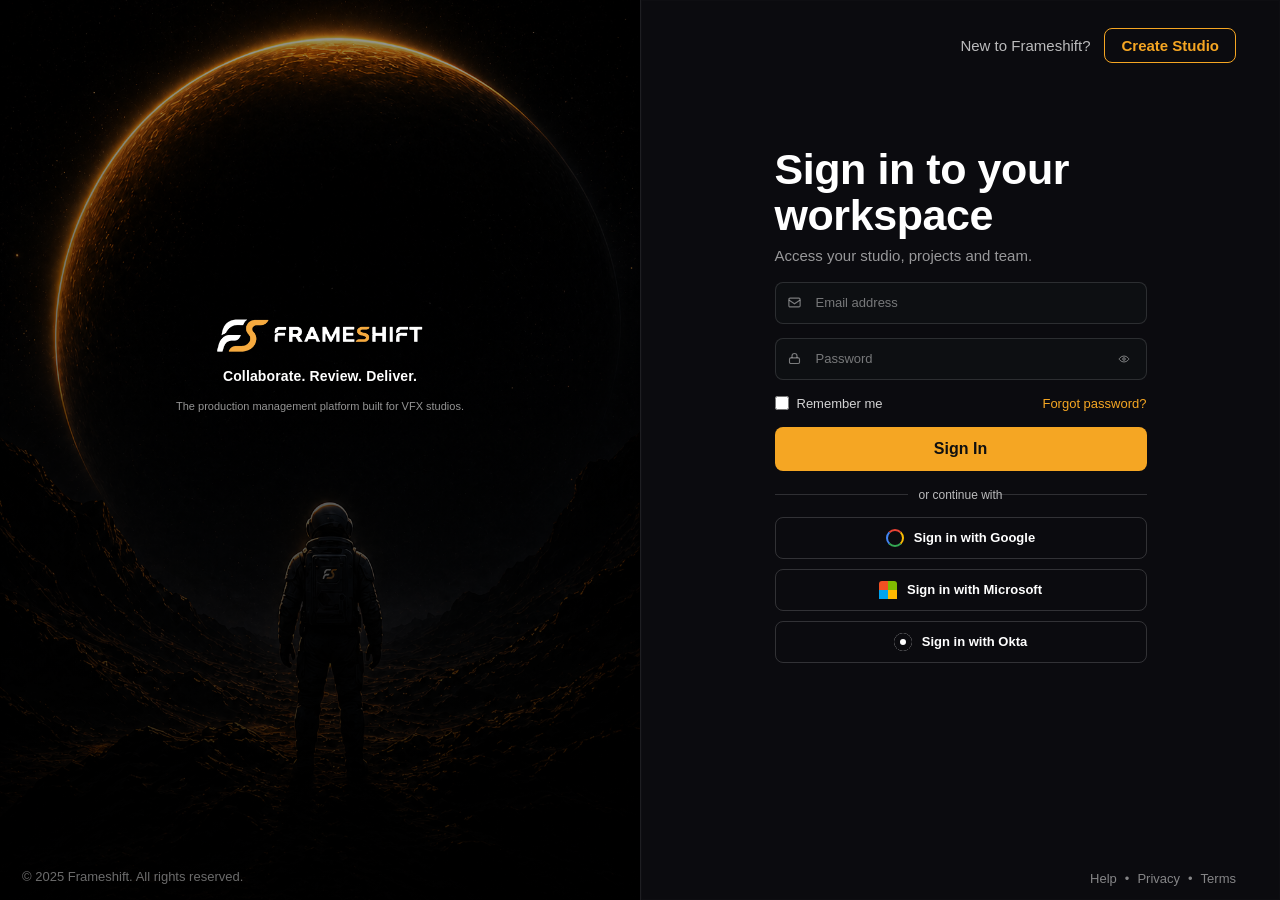
<file: index.html>
<!DOCTYPE html>
<html lang="en">
<head>
<meta charset="UTF-8">
<meta name="viewport" content="width=device-width, initial-scale=1.0">
<title>Frameshift — Artist Dashboard</title>
<script>
  const allowDashboard = new URLSearchParams(window.location.search).get("fromLogin") === "1";
  if (!allowDashboard) window.location.replace("./pages/auth/login.html");
</script>
<link rel="preconnect" href="https://fonts.googleapis.com">
<link href="https://fonts.googleapis.com/css2?family=Plus+Jakarta+Sans:ital,wght@0,300;0,400;0,500;0,600;0,700;0,800&display=swap" rel="stylesheet">
<link href="https://fonts.googleapis.com/css2?family=Inter:wght@400;500;600;700;800&display=swap" rel="stylesheet">
<link rel="stylesheet" href="./styles.css">
<link rel="stylesheet" href="./review-workspace.css">
<script src="./app.js" defer></script>
<script src="./reviewEngine.js" defer></script>
</head>
<body>
<div id="root"></div>

<template id="artist-app-template">
<div class="app artist-app">

  <!-- ══════════════ BODY ══════════════ -->
  <div class="body-wrap">

    <!-- ── SIDEBAR (Supervisor shell style + Artist labels) ── -->
    <aside class="sv-sidebar sidebar">
      <div class="sv-brand">
        <img class="sv-brand-logo" src="images/assets/frameshift-logo.png" alt="Frameshift" />
      </div>
      <nav class="sv-nav">
        <button class="sv-nav-item active" data-role="artist" id="nav-dashboard" onclick="event.preventDefault();switchTab('dashboard')">
          <span class="sv-nav-icon" aria-hidden="true"><svg viewBox="0 0 24 24"><rect x="4" y="4" width="7" height="7"></rect><rect x="13" y="4" width="7" height="4"></rect><rect x="13" y="10" width="7" height="10"></rect><rect x="4" y="13" width="7" height="7"></rect></svg></span>
          <span class="sv-nav-label">Dashboard</span>
        </button>
        <button class="sv-nav-item" data-role="artist" id="nav-tasks" onclick="event.preventDefault();switchTab('overview')">
          <span class="sv-nav-icon" aria-hidden="true"><svg viewBox="0 0 24 24"><path d="M4 6h16v4H4z"></path><path d="M4 14h10v4H4z"></path><path d="M17 14h3v4h-3z"></path></svg></span>
          <span class="sv-nav-label">My Tasks</span>
        </button>
        <button class="sv-nav-item" data-role="artist" id="nav-shots" onclick="event.preventDefault();switchTab('versions')">
          <span class="sv-nav-icon" aria-hidden="true"><svg viewBox="0 0 24 24"><path d="M4 6h16v10H8l-4 4z"></path></svg></span>
          <span class="sv-nav-label">My Shots</span>
        </button>
      </nav>
      <div class="sv-side-foot">
        <button class="sv-nav-item">
          <span class="sv-nav-icon" aria-hidden="true"><svg viewBox="0 0 24 24"><circle cx="12" cy="12" r="3"></circle><path d="M19 12a7 7 0 0 0-.1-1l2-1.5-2-3.4-2.4 1a7 7 0 0 0-1.8-1l-.3-2.5h-4l-.3 2.5a7 7 0 0 0-1.8 1l-2.4-1-2 3.4 2 1.5a7 7 0 0 0 0 2l-2 1.5 2 3.4 2.4-1a7 7 0 0 0 1.8 1l.3 2.5h4l.3-2.5a7 7 0 0 0 1.8-1l2.4 1 2-3.4-2-1.5c.1-.3.1-.7.1-1z"></path></svg></span>
          <span class="sv-nav-label">Settings</span>
        </button>
        <button class="sv-collapse" type="button" onclick="ShellLayout.toggleSidebar(event)">
          <span class="sv-nav-icon" aria-hidden="true"><svg viewBox="0 0 24 24"><path d="m14 6-6 6 6 6"></path></svg></span>
          <span class="sv-nav-label">Collapse</span>
        </button>
        <button class="sv-dept-pill">FX Department <span>Change</span></button>
      </div>
    </aside>

    <!-- ══ MAIN ══ -->
    <main class="sv-main main">
      <header class="sv-topbar topbar">
        <div class="sv-project">
          <span>PROJECT</span>
          <select>
            <option>Fire Temple</option>
            <option>Echo Point</option>
            <option>Nova</option>
            <option>Atlas</option>
          </select>
        </div>
        <div class="sv-search-wrap">
          <input class="sv-search" placeholder="Search shots, tasks, versions..." />
        </div>
        <div class="sv-head-actions">
          <button class="sv-insights-btn" onclick="showToast('info','Insights coming soon')">Insights ⚡</button>
          <div class="sv-user-chip user-chip" onclick="UserMenu.toggle(event)">
            <button class="sv-user-avatar user-av">AJ</button>
            <div class="sv-user user-info">
              <span class="sv-user-name user-name">Alex Chen</span><small class="sv-user-role user-role">FX Artist</small>
            </div>
            <svg class="sv-user-chevron" viewBox="0 0 24 24" aria-hidden="true"><polyline points="6 9 12 15 18 9"/></svg>
            <div class="sv-user-menu" id="user-menu">
              <button onclick="UserMenu.profile(event)">View Profile</button>
              <button onclick="UserMenu.setRole(event,'artist')">Switch to Artist</button>
              <button onclick="UserMenu.setRole(event,'supervisor')">Switch to Supervisor</button>
              <button onclick="UserMenu.setRole(event,'producer')">Switch to Producer</button>
              <button onclick="UserMenu.signOut(event)">Sign Out</button>
            </div>
          </div>
        </div>
      </header>

      <!-- 3-column area -->
      <div class="cols dashboard-content">

        <!-- ─── LEFT: Task List ─── -->
        <div class="col-left">
          <div class="col-left-inner">
            <div class="section-lbl">Assigned to You</div>

            <!-- Current Task -->
            <div class="current-task-card" data-shot="SH_0100" onclick="openTask('SH_0100')">
              <div class="ctc-inner-lbl">Current Task</div>
              <div class="ctc-body">
                <div class="task-thumb">
                  <div class="task-thumb-scene"></div>
                </div>
                <div class="task-info">
                  <div class="task-name"></div>
                  <div class="task-dept"></div>
                  <div class="task-due-row">
                    <span class="task-due-label">Due Today</span>
                    <span class="task-due-time">6:00 PM</span>
                  </div>
                  <span class="badge badge-ip">In Progress</span>
                </div>
              </div>
            </div>

            <!-- Up Next -->
            <div class="section-lbl" style="display:flex;align-items:center;gap:8px;">Up Next<span style="font-size:9px;font-weight:500;text-transform:none;letter-spacing:0;color:var(--t3);background:var(--bg-card);border:1px solid var(--b);border-radius:10px;padding:1px 7px;">assigned by supervisor</span></div>
            <div class="up-next-card" data-shot="SH_0101" onclick="openTask('SH_0101')">
              <div class="ctc-body">
                <div class="task-thumb">
                  <div class="task-thumb-scene" style="background:radial-gradient(ellipse at 50% 80%,rgba(30,60,120,0.8) 0%,transparent 70%);"></div>
                </div>
                <div class="task-info">
                  <div class="task-name"></div>
                  <div class="task-dept"></div>
                  <div class="task-due-row">
                    <span class="task-due-label">Due Tomorrow</span>
                    <span class="task-due-time">10:00 AM</span>
                  </div>
                  <span class="badge badge-assigned">Assigned</span>
                </div>
              </div>
            </div>

            <!-- Other Assigned -->
            <div class="other-hdr">
              <span class="section-lbl" style="margin-bottom:0;">Other Assigned (3)</span>
              <span class="view-all">View All</span>
            </div>

            <div class="task-row" data-shot="SH_0102" onclick="openTask('SH_0102')">
              <div class="task-row-thumb">
                <div style="width:100%;height:100%;background:linear-gradient(135deg,#0D1A2A,#0A1A1A);"></div>
              </div>
              <div class="task-row-body">
                <div class="task-row-name"></div>
                <div class="task-row-meta"></div>
              </div>
              <div class="task-row-right">
                <div class="task-row-due">Due Fri, 24 May</div>
                <div style="font-size:11px;color:var(--t2);">1:00 PM</div>
              </div>
            </div>

            <div class="task-row" data-shot="SH_0103" onclick="openTask('SH_0103')">
              <div class="task-row-thumb">
                <div style="width:100%;height:100%;background:linear-gradient(135deg,#1A0D2A,#2A1010);"></div>
              </div>
              <div class="task-row-body">
                <div class="task-row-name"></div>
                <div class="task-row-meta"></div>
              </div>
              <div class="task-row-right">
                <div class="task-row-due">Due Fri, 24 May</div>
                <div style="font-size:11px;color:var(--t2);">4:00 PM</div>
              </div>
            </div>

            <div class="task-row" data-shot="SH_0104" onclick="openTask('SH_0104')">
              <div class="task-row-thumb">
                <div style="width:100%;height:100%;background:linear-gradient(135deg,#0D2A1A,#101A0A);"></div>
              </div>
              <div class="task-row-body">
                <div class="task-row-name"></div>
                <div class="task-row-meta"></div>
              </div>
              <div class="task-row-right">
                <div class="task-row-due">Due Mon, 27 May</div>
                <div style="font-size:11px;color:var(--t2);">10:00 AM</div>
              </div>
            </div>
          </div>

        </div>

        <!-- ─── CENTER: Work Area ─── -->
        <div class="col-center">

          <!-- Center-left: Task Detail + Viewer -->
          <div class="task-detail">
            <!-- Compact shot bar + tabs -->
            <div class="center-bar">
              <span class="center-shot-id"></span>
              <span class="center-shot-dept">Comp · Main Comp</span>
              <div class="tabs" id="center-tabs">
                <div class="tab active" data-tab="dashboard">Dashboard</div>
                <div class="tab" data-tab="overview">Overview</div>
                <div class="tab" data-tab="notes">Notes <span class="tab-ct" id="tc-notes">2</span></div>
                <div class="tab" data-tab="versions">Versions <span class="tab-ct" id="tc-versions">4</span></div>
                <div class="tab" data-tab="info">Info</div>
              </div>
              <button class="rm-btn" id="rm-btn" onclick="ReviewMode.toggle()">
                <svg viewBox="0 0 24 24"><path d="M8 3H5a2 2 0 0 0-2 2v3m18 0V5a2 2 0 0 0-2-2h-3m0 18h3a2 2 0 0 0 2-2v-3M3 16v3a2 2 0 0 0 2 2h3"/></svg>
                <span id="rm-btn-label">Enter Review Mode</span>
              </button>
            </div>

            <!-- ── PANEL: DASHBOARD (default landing) ── -->
            <div class="tab-panel active" data-panel="dashboard" id="panel-dashboard">
              <div class="artist-dashboard">
                <header class="dash-welcome">
                  <h1>Good morning, Alex</h1>
                  <p>Here’s what’s happening with your work today.</p>
                </header>

                <section class="dash-card dash-focus-card">
                  <div class="dash-section-kicker">Today’s Focus</div>
                  <div class="dash-focus-grid">
                    <div class="dash-shot-thumb dash-shot-fire"></div>
                    <div class="dash-focus-main">
                      <span class="dash-status-pill">In Progress</span>
                      <h2></h2>
                      <p></p>
                      <div class="dash-focus-meta">
                        <span></span>
                        <span></span>
                      </div>
                    </div>
                    <div class="dash-focus-deadline">
                      <span>Deadline</span>
                      <strong></strong>
                      <em></em>
                    </div>
                    <div class="dash-focus-progress">
                      <span>Status</span>
                      <strong></strong>
                      <div class="dash-progress-track"><div style="width:60%;"></div></div>
                      <small>60%</small>
                    </div>
                    <div class="dash-focus-actions">
                      <button class="dash-primary-btn" onclick="DashboardActions.continueWorking()">Continue Working</button>
                      <button class="dash-secondary-btn" onclick="DashboardActions.openShot()">Open Shot</button>
                    </div>
                  </div>
                  <div class="dash-note-alert">You have <strong id="dash-new-notes">2</strong> new notes since last login</div>
                </section>

                <div class="dash-command-grid">
                  <div class="dash-left-stack">
                    <section class="dash-card dash-tasks-card">
                    <div class="dash-card-head">
                      <div>
                          <div class="dash-section-kicker">My Tasks</div>
                          <h2>Grouped by urgency</h2>
                      </div>
                        <button class="dash-link-btn" onclick="DashboardActions.openTasks('all')">View all tasks</button>
                    </div>

                      <div class="dash-task-columns">
                        <div class="dash-task-column">
                          <div class="dash-column-title hot">Due Today <span>(2)</span></div>
                          <button class="dash-task-card" data-shot="SH_0102" onclick="openTask('SH_0102')">
                            <span class="dash-mini-thumb dash-shot-smoke"></span>
                            <span><strong>SH_0102</strong><em>Smoke Simulation</em><small>FX</small></span>
                            <mark class="dash-tag due">Due Today</mark>
                          </button>
                          <button class="dash-task-card" data-shot="SH_0103" onclick="openTask('SH_0103')">
                            <span class="dash-mini-thumb dash-shot-ember"></span>
                            <span><strong>SH_0103</strong><em>Ember Detail Pass</em><small>FX</small></span>
                            <mark class="dash-tag due">Due Today</mark>
                          </button>
                          <button class="dash-column-view" onclick="DashboardActions.openTasks('today')">View all 2 tasks</button>
                        </div>

                        <div class="dash-task-column">
                          <div class="dash-column-title warn">Needs Review <span>(3)</span></div>
                          <button class="dash-task-card" data-shot="SH_0098" onclick="openTask('SH_0098')">
                            <span class="dash-mini-thumb dash-shot-fire"></span>
                            <span><strong>SH_0098</strong><em>Fire Pass v003</em><small>FX</small></span>
                            <mark class="dash-tag review">Needs Review</mark>
                          </button>
                          <button class="dash-task-card" data-shot="SH_0099" onclick="openTask('SH_0099')">
                            <span class="dash-mini-thumb dash-shot-dark"></span>
                            <span><strong>SH_0099</strong><em>Lighting Adjustment</em><small>Lighting</small></span>
                            <mark class="dash-tag review">Needs Review</mark>
                          </button>
                          <button class="dash-task-card" data-shot="SH_0101" onclick="openTask('SH_0101')">
                            <span class="dash-mini-thumb dash-shot-glow"></span>
                            <span><strong>SH_0101</strong><em>Glow Variation</em><small>FX</small></span>
                            <mark class="dash-tag review">Needs Review</mark>
                          </button>
                          <button class="dash-column-view" onclick="DashboardActions.openTasks('review')">View all 3 tasks</button>
                        </div>

                        <div class="dash-task-column">
                          <div class="dash-column-title pin">Assigned <span>(5)</span></div>
                          <button class="dash-task-card" data-shot="SH_0110" onclick="openTask('SH_0110')">
                            <span class="dash-mini-thumb dash-shot-dark"></span>
                            <span><strong>SH_0110</strong><em>Blocking Pass</em><small>Layout</small></span>
                            <time>May 27</time>
                          </button>
                          <button class="dash-task-card" data-shot="SH_0112" onclick="openTask('SH_0112')">
                            <span class="dash-mini-thumb dash-shot-smoke"></span>
                            <span><strong>SH_0112</strong><em>FX Setup</em><small>FX</small></span>
                            <time>May 28</time>
                          </button>
                          <button class="dash-task-card" data-shot="SH_0115" onclick="openTask('SH_0115')">
                            <span class="dash-mini-thumb dash-shot-ember"></span>
                            <span><strong>SH_0115</strong><em>Smoke Interaction</em><small>FX</small></span>
                            <time>May 30</time>
                          </button>
                          <button class="dash-column-view" onclick="DashboardActions.openTasks('assigned')">View all 5 tasks</button>
                        </div>
                      </div>
                    </section>

                    <section class="dash-card dash-progress-card">
                      <div class="dash-section-kicker">My Progress</div>
                      <div class="dash-stat-grid">
                        <div><span class="dash-stat-icon ok"></span><strong>3</strong><small>Completed Today</small></div>
                        <div><span class="dash-stat-icon pending"></span><strong>6</strong><small>Pending Tasks</small></div>
                        <div><span class="dash-stat-icon review"></span><strong>2</strong><small>In Review</small></div>
                        <div><span class="dash-stat-icon overdue"></span><strong>1</strong><small>Overdue</small></div>
                      </div>
                      <div class="dash-weekly">
                        <span>Weekly Progress</span>
                        <div class="dash-progress-track"><div style="width:62%;"></div></div>
                        <strong>62%</strong>
                        <small>19 / 30 tasks completed</small>
                      </div>
                    </section>
                  </div>

                  <div class="dash-right-stack">
                    <section class="dash-card dash-feedback-card">
                      <div class="dash-card-head">
                        <div>
                          <div class="dash-section-kicker">Recent Feedback</div>
                          <h2>Latest supervisor notes</h2>
                    </div>
                        <button class="dash-link-btn" onclick="DashboardActions.openTasks('notes')">View all</button>
                      </div>
                      <div class="dash-feedback-list">
                        <button class="is-new" onclick="DashboardActions.openFeedback(84)">
                          <span class="dash-avatar">SC</span>
                          <span><strong>SH_0100 · Fire Temple – Wide</strong><em>Increase fire density in the mid ground around frame 120.</em></span>
                          <time>1h ago</time><mark>New</mark>
                        </button>
                        <button class="is-new" onclick="DashboardActions.openFeedback(105)">
                          <span class="dash-avatar">SC</span>
                          <span><strong>SH_0101 · Fire Close Up</strong><em>The glow feels a bit too strong. Let’s tone it down.</em></span>
                          <time>3h ago</time><mark>New</mark>
                        </button>
                        <button onclick="DashboardActions.openFeedback(90)">
                          <span class="dash-avatar">SC</span>
                          <span><strong>SH_0098 · Fire Pass</strong><em>Timing feels off in the second half. Please slow down the rise.</em></span>
                          <time>1d ago</time><mark class="seen">Seen</mark>
                        </button>
                        <button onclick="DashboardActions.openFeedback(148)">
                          <span class="dash-avatar ok">SC</span>
                          <span><strong>SH_0095 · Wide Establish</strong><em>Looks good! Approved this version.</em></span>
                          <time>2d ago</time><mark class="addressed">Addressed</mark>
                        </button>
                      </div>
                      <button class="dash-column-view" onclick="DashboardActions.openTasks('notes')">Go to Notes</button>
                    </section>

                    <section class="dash-card dash-actions-card">
                      <div class="dash-section-kicker">Quick Actions</div>
                      <div class="dash-action-grid">
                        <button onclick="DashboardActions.uploadVersion()"><span>Upload New Version</span><small>Add a new version</small></button>
                        <button onclick="DashboardActions.continueWorking()"><span>Open Last Shot</span><small>Continue where you left off</small></button>
                        <button onclick="DashboardActions.startReview()"><span>Start Review Mode</span><small>Review with annotation</small></button>
                        <button onclick="DashboardActions.createNote()"><span>Create Note</span><small>Add a new note</small></button>
                      </div>
                    </section>
                  </div>
                </div>
              </div>
            </div><!-- /panel-dashboard -->


            <!-- ── PANEL: OVERVIEW ── -->
            <div class="tab-panel" data-panel="overview" id="panel-overview">
              <!-- Viewer -->
              <div class="viewer">
                <div class="active-task-banner" id="active-task-banner">Working on SH_0100 · FX Simulation</div>
                <div class="player-mode" id="player-mode">Review Mode</div>
                <div class="viewer-scene">
                  <div class="viewer-bg"></div>
                  <div class="viewer-stars"></div>
                  <div class="viewer-structure"></div>
                  <div class="viewer-glow"></div>
                  <div class="viewer-figure"></div>
                  <div class="viewer-fog"></div>
                  <div class="viewer-top-fog"></div>
                </div>
                <!-- Annotation canvas overlay -->
                <canvas id="ann-canvas" class="ann-hidden"></canvas>

                <div class="context-note-pop context-note-hidden" id="context-note-pop" aria-live="polite"></div>

                <!-- Frame marker timeline — integrated inside viewer -->
                <div class="frame-timeline" id="frame-timeline">
                  <div class="ftl-rail"></div>
                  <div class="ftl-playhead" id="ftl-playhead"></div>
                  <div class="ftl-total" id="ftl-total">320fr</div>
                </div>

                <div class="viewer-controls">
                  <button class="player-btn" title="Skip to start">
                    <svg viewBox="0 0 24 24"><polygon points="19 20 9 12 19 4 19 20"/><line x1="5" y1="19" x2="5" y2="5"/></svg>
                  </button>
                  <button class="player-btn" title="Step back">
                    <svg viewBox="0 0 24 24"><polygon points="11 19 2 12 11 5 11 19"/><polygon points="22 19 13 12 22 5 22 19"/></svg>
                  </button>
                  <button class="player-btn" title="Previous frame">
                    <svg viewBox="0 0 24 24"><polygon points="19 20 9 12 19 4 19 20"/></svg>
                  </button>
                  <button class="player-btn player-btn-play" title="Play" id="main-play-btn" onclick="togglePlay(this)">
                    <svg viewBox="0 0 24 24"><polygon points="5 3 19 12 5 21 5 3"/></svg>
                  </button>
                  <button class="player-btn" title="Next frame">
                    <svg viewBox="0 0 24 24"><polygon points="5 4 15 12 5 20 5 4"/></svg>
                  </button>
                  <button class="player-btn" title="Skip to end">
                    <svg viewBox="0 0 24 24"><polygon points="5 4 15 12 5 20 5 4"/><line x1="19" y1="5" x2="19" y2="19"/></svg>
                  </button>
                  <button class="player-btn" title="Loop">
                    <svg viewBox="0 0 24 24"><polyline points="17 1 21 5 17 9"/><path d="M3 11V9a4 4 0 0 1 4-4h14"/><polyline points="7 23 3 19 7 15"/><path d="M21 13v2a4 4 0 0 1-4 4H3"/></svg>
                  </button>
                  <div class="player-progress" id="main-progress" onclick="scrubProgress(event)">
                    <div class="player-progress-fill" id="main-progress-fill" style="width:35%;"></div>
                  </div>
                  <span style="font-size:10px;color:rgba(255,255,255,0.4);white-space:nowrap;font-family:monospace;" id="main-timecode">00:08:24</span>
                  <div style="width:1px;height:13px;background:rgba(255,255,255,0.1);flex-shrink:0;margin:0 2px;"></div>
                  <button class="player-btn player-btn-ann" id="ann-toggle" title="Toggle annotations" onclick="AnnotationSystem.toggleOverlay()">
                    <svg viewBox="0 0 24 24" fill="none" stroke="currentColor" stroke-width="1.8" stroke-linecap="round" stroke-linejoin="round" width="12" height="12"><path d="M1 12s4-8 11-8 11 8 11 8-4 8-11 8-11-8-11-8z"/><circle cx="12" cy="12" r="3"/></svg>
                    <span>Annotate</span>
                  </button>
                </div>
              </div><!-- /viewer -->
            </div><!-- /panel-overview -->

            <!-- ── PANEL: NOTES ── -->
            <div class="tab-panel" data-panel="notes" id="panel-notes">
              <!-- Thread -->
              <div class="cn-thread" id="cn-thread">
                <!-- Supervisor message 1 -->
                <div class="cn-msg cn-sup">
                  <div class="cn-av cn-av-sup">SC</div>
                  <div class="cn-body">
                    <div class="cn-hdr"><span class="cn-author">Sarah Chen</span><span class="cn-role-badge cn-role-sup">Supervisor</span><span class="cn-time">2h ago</span></div>
                    <div class="cn-txt">Please clean up the edge light spill on frame 101–105. The spill reads as a green tint — run a luma matte and apply curves.</div>
                    <div class="cn-frame-tag" onclick="seekToFrame(101)">
                      <svg width="11" height="11" viewBox="0 0 24 24" fill="none" stroke="currentColor" stroke-width="2" stroke-linecap="round"><rect x="2" y="3" width="20" height="14" rx="2"/><line x1="8" y1="21" x2="16" y2="21"/><line x1="12" y1="17" x2="12" y2="21"/></svg>
                      Frames 101–105
                    </div>
                  </div>
                </div>
                <!-- Artist reply -->
                <div class="cn-msg cn-art">
                  <div class="cn-av cn-av-art">AJ</div>
                  <div class="cn-body">
                    <div class="cn-hdr"><span class="cn-author">Alex Johnson</span><span class="cn-role-badge cn-role-art">You</span><span class="cn-time">1h ago</span></div>
                    <div class="cn-txt">Got it — running the luma matte now. Will update v013 shortly with the spill fix.</div>
                  </div>
                </div>
                <!-- Supervisor message 2 -->
                <div class="cn-msg cn-sup">
                  <div class="cn-av cn-av-sup">SC</div>
                  <div class="cn-body">
                    <div class="cn-hdr"><span class="cn-author">Sarah Chen</span><span class="cn-role-badge cn-role-sup">Supervisor</span><span class="cn-time">30m ago</span></div>
                    <div class="cn-txt">Great, also match the contrast in the background buildings. Reference SH_0099 for the approved look.</div>
                  </div>
                </div>
              </div>
              <!-- Input -->
              <div class="cn-input-wrap">
                <textarea class="cn-ta" id="cn-ta" placeholder="Add a note… (Enter to send, Shift+Enter for new line)" rows="1"></textarea>
                <div class="cn-input-footer" id="cn-input-footer">
                  <div class="cn-tools">
                    <button class="cn-tool" id="cn-frame-btn" title="Attach frame range" onclick="CNInput.toggleFrameRef()">
                      <svg viewBox="0 0 24 24" fill="none" stroke="currentColor" stroke-width="1.8" stroke-linecap="round"><rect x="2" y="3" width="20" height="14" rx="2"/><line x1="8" y1="21" x2="16" y2="21"/><line x1="12" y1="17" x2="12" y2="21"/></svg>
                    </button>
                  </div>
                  <button class="cn-send-btn" onclick="CNInput.send()">Add Note</button>
                </div>
                <!-- Frame ref composer -->
                <div class="cn-frame-composer" id="cn-frame-composer">
                  <span class="cn-frc-lbl">Frames</span>
                  <input class="cn-frc-in" id="cn-fr-start" type="number" placeholder="101" min="1">
                  <span style="color:var(--t3);">–</span>
                  <input class="cn-frc-in" id="cn-fr-end" type="number" placeholder="105" min="1">
                  <button class="cn-frc-attach" onclick="CNInput.attachFrame()">Attach</button>
                  <button class="cn-frc-cancel" onclick="CNInput.closeFrameRef()">
                    <svg width="10" height="10" viewBox="0 0 24 24" fill="none" stroke="currentColor" stroke-width="2.5" stroke-linecap="round"><path d="M18 6L6 18M6 6l12 12"/></svg>
                  </button>
                </div>
              </div>
            </div><!-- /panel-notes -->

            <!-- ── PANEL: VERSIONS ── -->
            <div class="tab-panel" data-panel="versions" id="panel-versions" style="overflow:hidden;">

              <!-- Current version card -->
              <div style="padding:11px 14px;border-bottom:1px solid var(--b);flex-shrink:0;">
                <div class="cv-card">
                  <div class="cv-top">
                    <div style="display:flex;align-items:center;gap:8px;">
                      <span class="cv-tag" id="cv-tag">v012</span>
                      <span class="badge badge-working" id="cv-badge">Working</span>
                    </div>
                    <span class="cv-updated" id="cv-updated">Updated 2h ago</span>
                  </div>
                  <div class="cv-filmstrip">
                    <div class="cv-frame"><div class="cv-frame-scene"></div></div>
                    <div class="cv-frame"><div class="cv-frame-scene" style="background:radial-gradient(ellipse at 40% 90%,rgba(40,10,100,0.9) 0%,transparent 70%);"></div></div>
                    <div class="cv-frame"><div class="cv-frame-scene" style="background:radial-gradient(ellipse at 60% 70%,rgba(20,40,100,0.8) 0%,transparent 70%);"></div></div>

                  </div>
                </div>
              </div>

              <!-- Version table -->
              <div class="vfl-header">
                <span>Version</span>
                <span>File</span>
                <span>Status</span>
                <span>Date</span>
                <span style="text-align:center;">Notes</span>
              </div>
              <div class="vfl-rows" id="versions-full-list-body" style="flex:1;overflow-y:auto;">
                <!-- rendered by JS -->
              </div>

              <!-- Upload zone -->
              <div style="padding:11px 14px;border-top:1px solid var(--b);flex-shrink:0;">
                <div class="upload-zone" id="upload-zone">
                  <div id="dz-idle">
                    <div class="upload-icon-wrap"><svg viewBox="0 0 24 24"><path d="M21 15v4a2 2 0 0 1-2 2H5a2 2 0 0 1-2-2v-4"/><polyline points="17 8 12 3 7 8"/><line x1="12" y1="3" x2="12" y2="15"/></svg></div>
                    <div class="upload-text">Drag &amp; drop to upload new version</div>
                    <div class="upload-sub">EXR · DPX · MOV · MP4 · or click to browse</div>
                  </div>
                  <div id="dz-uploading" style="display:none;padding:4px 0;">
                    <div class="upload-icon-wrap" style="color:var(--purple-txt);"><svg viewBox="0 0 24 24" fill="none" stroke="currentColor" stroke-width="1.8" stroke-linecap="round" stroke-linejoin="round" width="28" height="28"><path d="M21 15v4a2 2 0 0 1-2 2H5a2 2 0 0 1-2-2v-4"/><polyline points="17 8 12 3 7 8"/><line x1="12" y1="3" x2="12" y2="15"/></svg></div>
                    <div class="upload-text" style="color:var(--purple-txt);">Uploading…</div>
                    <div class="upload-fname" id="dz-fname">filename.exr</div>
                    <div class="upload-progress"><div class="upload-progress-fill" id="upload-progress-fill"></div></div>
                    <div class="upload-sub" id="dz-pct-label">0%</div>
                  </div>
                  <div id="dz-done" style="display:none;padding:4px 0;">
                    <div class="upload-icon-wrap" style="color:var(--green);"><svg viewBox="0 0 24 24" fill="none" stroke="currentColor" stroke-width="2" stroke-linecap="round" stroke-linejoin="round" width="28" height="28"><path d="M22 11.08V12a10 10 0 1 1-5.93-9.14"/><polyline points="22 4 12 14.01 9 11.01"/></svg></div>
                    <div class="upload-text" style="color:var(--green);">Upload complete</div>
                    <div class="upload-sub" style="color:var(--purple-txt);font-weight:600;" id="dz-done-tag"></div>
                    <div class="upload-fname" id="dz-done-name"></div>
                  </div>
                  <div class="dz-over-text">Drop to create new version</div>
                </div>
                <input type="file" id="version-file-input" accept=".exr,.dpx,.mov,.mp4,.png,.tiff,.jpg" style="display:none;">
              </div>
            </div><!-- /panel-versions -->

            <!-- ── PANEL: INFO (shot metadata) ── -->
            <div class="tab-panel" data-panel="info" id="panel-info">
              <div class="info-wrap">
                <div class="info-section">
                  <div class="info-section-lbl">Shot Info</div>
                  <div class="info-table">
                    <div class="info-tr"><span class="info-key">Shot ID</span><span class="info-val">SH_0100</span></div>
                    <div class="info-tr"><span class="info-key">Shot Name</span><span class="info-val">SH_0100_comp_v012</span></div>
                    <div class="info-tr"><span class="info-key">Sequence</span><span class="info-val">SEQ_0100</span></div>
                    <div class="info-tr"><span class="info-key">Episode</span><span class="info-val">EP01 — Driftworks</span></div>
                    <div class="info-tr"><span class="info-key">Shot Type</span><span class="info-val">Full CG</span></div>
                    <div class="info-tr"><span class="info-key">Frame Range</span><span class="info-val">101 – 110 (10 frames)</span></div>
                    <div class="info-tr"><span class="info-key">Frame Rate</span><span class="info-val">24 fps</span></div>
                    <div class="info-tr"><span class="info-key">Resolution</span><span class="info-val">4096 × 2160 (4K)</span></div>
                    <div class="info-tr"><span class="info-key">Color Space</span><span class="info-val">ACES / ACEScg</span></div>
                    <div class="info-tr"><span class="info-key">Shot Type</span><span class="info-val">Full CG</span></div>
                    <div class="info-tr"><span class="info-key">Sequence</span><span class="info-val">0100</span></div>
                  </div>
                </div>
                <div class="info-section">
                  <div class="info-section-lbl">Assignment</div>
                  <div class="info-table">
                    <div class="info-tr"><span class="info-key">Department</span><span class="info-val">Compositing</span></div>
                    <div class="info-tr"><span class="info-key">Task</span><span class="info-val">Main Comp</span></div>
                    <div class="info-tr"><span class="info-key">Assigned To</span><span class="info-val">Alex Johnson</span></div>
                    <div class="info-tr"><span class="info-key">Assigned By</span><span class="info-val">Sarah (Supervisor)</span></div>
                    <div class="info-tr"><span class="info-key">Due Date</span><span class="info-val">20 May 2024, 6:00 PM</span></div>
                    <div class="info-tr"><span class="info-key">Priority</span><span class="info-val" style="color:var(--amber);">High</span></div>
                    <div class="info-tr"><span class="info-key">Status</span><span class="info-val"><span class="badge badge-ip" style="width:fit-content;" id="task-status-badge">In Progress</span></span></div>
                    <div class="info-tr"><span class="info-key">Status</span><span class="info-val"><span class="badge badge-ip">In Progress</span></span></div>
                  </div>
                </div>
                <div class="info-section">
                  <div class="info-section-lbl">Pipeline</div>
                  <div class="info-table">
                    <div class="info-tr"><span class="info-key">Software</span><span class="info-val">Nuke 15.1 / Maya 2025</span></div>
                    <div class="info-tr"><span class="info-key">Renderer</span><span class="info-val">Arnold 7.3</span></div>
                    <div class="info-tr"><span class="info-key">Render Layer</span><span class="info-val">beauty, spec, diff, shadow</span></div>
                    <div class="info-tr"><span class="info-key">Output Format</span><span class="info-val">OpenEXR 32-bit</span></div>
                    <div class="info-tr"><span class="info-key">Current Version</span><span class="info-val" id="info-cv-tag" style="color:var(--purple-txt);font-weight:600;">v012</span></div>
                    <div class="info-tr"><span class="info-key">Total Versions</span><span class="info-val" id="info-total-v">6</span></div>
                  </div>
                </div>
              </div>
            </div><!-- /panel-info -->

          </div><!-- /task-detail -->

        </div><!-- /col-center -->

        <!-- ─── RIGHT: Notes + Submit ─── -->
        <div class="col-right">

          <!-- Submit panel -->
          <div class="submit-panel" id="submit-panel">

            <!-- ─── FORM STATE ─── -->
            <div id="submit-form-wrap">
              <div class="submit-title">Submit for Review</div>

              <!-- Version select -->
              <div>
                <label class="form-lbl" for="submit-version-select">Select Version</label>
                <select class="version-select" id="submit-version-select"
                  onchange="SubmitFlow.onVersionChange()">
                  <!-- populated by VersionStore via Render.submitDropdown() -->
                  <option value="v012">v012 (Working)</option>
                </select>
              </div>

              <!-- Note field -->
              <div>
                <label class="form-lbl" for="submit-note">Notes for supervisor <span style="font-weight:400;font-size:10px;">(optional)</span></label>
                <textarea class="notes-textarea" id="submit-note"
                  placeholder="What changed in this version? What needs attention?…"
                  oninput="SubmitFlow.onNoteInput(this)">Please review the latest version. Cleaned up the edge spill as requested. Thanks!</textarea>
                <div class="sf-hint" id="sf-hint"></div>
              </div>

              <!-- Notify checkbox -->
              <div class="notify-row" id="notify-row" onclick="SubmitFlow.toggleNotify()">
                <div class="notify-chk" id="notify-chk">
                  <svg viewBox="0 0 12 12"><polyline points="1.5 6 4.5 9 10.5 3"/></svg>
                </div>
                <span class="notify-lbl">Notify Supervisor</span>
                <span style="margin-left:auto;font-size:11px;color:var(--t2);" id="notify-who">Sarah Chen</span>
              </div>

              <!-- Submit button -->
              <button class="submit-btn" id="submit-btn"
                onclick="FlowManager.submitCurrentTask()">
                Submit for Review
              </button>

              <!-- Ready hint -->
              <div class="ready-card" id="ready-card">
                <div class="ready-icon">
                  <svg viewBox="0 0 24 24"><line x1="22" y1="2" x2="11" y2="13"/>
                    <polygon points="22 2 15 22 11 13 2 9 22 2"/></svg>
                </div>
                <div class="ready-title">Ready to submit?</div>
                <div class="ready-sub">Once submitted, the task will move to
                  <strong style="color:var(--purple-txt);">"In Review"</strong>
                  and the supervisor will be notified.
                </div>
              </div>
            </div><!-- /submit-form-wrap -->

            <!-- ─── CONFIRMATION STATE (hidden initially) ─── -->
            <div id="submit-confirm-wrap" class="submit-confirm-wrap">

              <!-- Big success icon -->
              <div class="sc-icon-row">
                <div class="sc-icon">
                  <svg viewBox="0 0 24 24"><polyline points="20 6 9 17 4 12"/></svg>
                </div>
              </div>

              <!-- Headline -->
              <div class="sc-headline">Submitted for Review</div>
              <div class="sc-subline" id="sc-shot-line">SH_0100_comp_v012</div>

              <!-- Pills -->
              <div class="sc-pills">
                <span class="sc-ver-pill" id="sc-ver-pill">v012</span>
                <span class="sc-time-pill" id="sc-time-pill">Just now</span>
              </div>

              <!-- Details card -->
              <div class="sc-detail">
                <div class="sc-detail-row">
                  <span class="sc-detail-key">Status</span>
                  <span class="sc-detail-val sv-green">In Review</span>
                </div>
                <div class="sc-detail-row">
                  <span class="sc-detail-key">Supervisor</span>
                  <span class="sc-detail-val" id="sc-sup-row">—</span>
                </div>
                <div class="sc-detail-row">
                  <span class="sc-detail-key">Notified</span>
                  <span class="sc-detail-val sv-amber" id="sc-notified-row">—</span>
                </div>
                <div class="sc-detail-row">
                  <span class="sc-detail-key">Note attached</span>
                  <span class="sc-detail-val" id="sc-note-row">—</span>
                </div>
              </div>

              <!-- Undo -->
              <div class="sc-undo-wrap">
                <button class="sc-undo-btn" id="sc-undo-btn" onclick="SubmitFlow.undo()">
                  <svg width="12" height="12" viewBox="0 0 24 24" fill="none"
                    stroke="currentColor" stroke-width="2.2" stroke-linecap="round"
                    stroke-linejoin="round">
                    <polyline points="1 4 1 10 7 10"/>
                    <path d="M3.51 15a9 9 0 1 0 .49-3.51"/>
                  </svg>
                  Undo submission
                  <span class="sc-undo-count" id="sc-undo-count">8</span>
                </button>
              </div>

              <!-- Re-submit link -->
              <div class="sc-resubmit" id="sc-resubmit" onclick="SubmitFlow.reset()">
                + Submit another version
              </div>

            </div><!-- /submit-confirm-wrap -->

          </div>
        </div>

      </div><!-- /cols -->


    </main><!-- /main -->
  </div><!-- /body-wrap -->
</div><!-- /app -->
</template>

<!-- ══════════════ SUPERVISOR APP (SEPARATE ROOT) ══════════════ -->
<template id="supervisor-app-template">
<div id="supervisor-app" class="app supervisor-app" aria-label="Supervisor dashboard">
  <div class="body-wrap">
  <aside class="sv-sidebar sidebar">
    <div class="sv-brand">
      <img class="sv-brand-logo" src="images/assets/frameshift-logo.png" alt="Frameshift" />
    </div>
    <nav class="sv-nav">
      <button class="sv-nav-item active" id="sv-nav-dashboard" onclick="SupervisorDashboard.setView('dashboard')">
        <span class="sv-nav-icon" aria-hidden="true"><svg viewBox="0 0 24 24"><rect x="4" y="4" width="7" height="7"></rect><rect x="13" y="4" width="7" height="4"></rect><rect x="13" y="10" width="7" height="10"></rect><rect x="4" y="13" width="7" height="7"></rect></svg></span>
        <span class="sv-nav-label">Dashboard</span>
      </button>
      <button class="sv-nav-item" id="sv-nav-review-queue" onclick="SupervisorDashboard.setView('review-queue')">
        <span class="sv-nav-icon" aria-hidden="true"><svg viewBox="0 0 24 24"><path d="M4 6h16v4H4z"></path><path d="M4 14h10v4H4z"></path><path d="M17 14h3v4h-3z"></path></svg></span>
        <span class="sv-nav-label">Review Queue</span>
        <span class="sv-pill">12</span>
      </button>
      <button class="sv-nav-item" id="sv-nav-review-workspace" onclick="setAppView('review-workspace')">
        <span class="sv-nav-icon" aria-hidden="true"><svg viewBox="0 0 24 24"><path d="M4 5h10v3H4z"></path><path d="M4 10h10v9H4z"></path><path d="M16 5h4v14h-4z"></path></svg></span>
        <span class="sv-nav-label">Review Workspace</span>
      </button>
      <button class="sv-nav-item">
        <span class="sv-nav-icon" aria-hidden="true"><svg viewBox="0 0 24 24"><path d="M3 8.5 7.5 4h9L21 8.5v8.8a1.7 1.7 0 0 1-1.7 1.7H4.7A1.7 1.7 0 0 1 3 17.3z"></path><path d="M7 12h10"></path></svg></span>
        <span class="sv-nav-label">Shots</span>
      </button>
      <button class="sv-nav-item">
        <span class="sv-nav-icon" aria-hidden="true"><svg viewBox="0 0 24 24"><path d="M6 4h9l3 3v13H6z"></path><path d="M15 4v3h3"></path><path d="M9 12h6"></path><path d="M9 16h6"></path></svg></span>
        <span class="sv-nav-label">Versions</span>
      </button>
      <button class="sv-nav-item">
        <span class="sv-nav-icon" aria-hidden="true"><svg viewBox="0 0 24 24"><path d="M4 6h16v10H8l-4 4z"></path></svg></span>
        <span class="sv-nav-label">Notes</span>
      </button>
      <button class="sv-nav-item">
        <span class="sv-nav-icon" aria-hidden="true"><svg viewBox="0 0 24 24"><circle cx="8" cy="9" r="3"></circle><circle cx="16" cy="9" r="3"></circle><path d="M3 19c1-2.5 3.2-4 5-4s4 1.5 5 4"></path><path d="M11 19c1-2.2 3-3.5 5-3.5 1.8 0 3.7 1.3 5 3.5"></path></svg></span>
        <span class="sv-nav-label">Teams</span>
      </button>
    </nav>
    <div class="sv-side-foot">
      <button class="sv-nav-item">
        <span class="sv-nav-icon" aria-hidden="true"><svg viewBox="0 0 24 24"><circle cx="12" cy="12" r="3"></circle><path d="M19 12a7 7 0 0 0-.1-1l2-1.5-2-3.4-2.4 1a7 7 0 0 0-1.8-1l-.3-2.5h-4l-.3 2.5a7 7 0 0 0-1.8 1l-2.4-1-2 3.4 2 1.5a7 7 0 0 0 0 2l-2 1.5 2 3.4 2.4-1a7 7 0 0 0 1.8 1l.3 2.5h4l.3-2.5a7 7 0 0 0 1.8-1l2.4 1 2-3.4-2-1.5c.1-.3.1-.7.1-1z"></path></svg></span>
        <span class="sv-nav-label">Settings</span>
      </button>
      <button class="sv-collapse" type="button" onclick="ShellLayout.toggleSidebar(event)">
        <span class="sv-nav-icon" aria-hidden="true"><svg viewBox="0 0 24 24"><path d="m14 6-6 6 6 6"></path></svg></span>
        <span class="sv-nav-label">Collapse</span>
      </button>
      <button class="sv-dept-pill">FX Department <span>Change</span></button>
    </div>
  </aside>

  <main class="sv-main main">
    <header class="sv-topbar topbar">
      <div class="sv-project">
        <span>PROJECT</span>
        <select id="sv-project-switcher" onchange="SupervisorDashboard.setProject(this.value)">
          <option value="all">All Projects</option>
          <option value="Echo Point">Echo Point</option>
          <option value="Nova">Nova</option>
          <option value="Atlas">Atlas</option>
        </select>
      </div>
      <div class="sv-search-wrap">
        <input class="sv-search" placeholder="Search shots, tasks, versions..." />
      </div>
      <div class="sv-head-actions">
        <button class="sv-insights-btn" onclick="SupervisorInsights.toggle()">Insights ⚡</button>
        <div class="sv-user-chip" onclick="SupervisorUserMenu.toggle(event)">
          <button class="sv-user-avatar" id="sv-user-avatar-btn" onclick="event.stopPropagation();SupervisorUserMenu.toggle(event)">
            <img id="sv-user-avatar" alt="Supervisor profile" />
          </button>
          <div class="sv-user">
            <span id="sv-user-name">Sarah Connor</span><small id="sv-user-role">FX Supervisor</small>
          </div>
          <svg class="sv-user-chevron" viewBox="0 0 24 24" aria-hidden="true"><polyline points="6 9 12 15 18 9"/></svg>
          <div class="sv-user-menu" id="sv-user-menu">
            <button onclick="SupervisorUserMenu.profile(event)">Profile Settings</button>
            <button onclick="SupervisorUserMenu.notifications(event)">Notifications</button>
            <button onclick="SupervisorUserMenu.preferences(event)">Preferences</button>
            <button onclick="SupervisorUserMenu.uploadAvatar(event)">Upload Profile Picture</button>
            <input type="file" accept="image/*" id="sv-user-avatar-upload" class="is-hidden" onchange="SupervisorUserMenu.onAvatarSelected(event)" />
            <button onclick="SupervisorUserMenu.setRole(event,'artist')">Switch to Artist (Prototype)</button>
            <button onclick="SupervisorUserMenu.setRole(event,'producer')">Switch to Producer</button>
            <button onclick="SupervisorUserMenu.signOut(event)">Sign Out</button>
          </div>
        </div>
      </div>
    </header>

    <div class="sv-content dashboard-content">
      <div id="sv-project-dashboard">
      <div class="dashboard-header">
        <div class="sv-heading-row">
          <div>
            <h1>FX Supervisor Overview — Echo Point</h1>
            <p>Pipeline status and critical simulation decisions.</p>
          </div>
          <div class="sv-updated">Last updated: 2m ago</div>
        </div>
      </div>

      <div class="dashboard-section sv-section">
      <div class="sv-kpis summary-row dashboard-kpis">
          <article class="sv-kpi card sv-needs" id="sv-kpi-card-needs">
            <span class="sv-kpi-icon">
              <svg viewBox="0 0 24 24" aria-hidden="true">
                <path d="M3 8.5 7.5 4h9L21 8.5v8.8a1.7 1.7 0 0 1-1.7 1.7H4.7A1.7 1.7 0 0 1 3 17.3z"></path>
                <path d="M7 12h10"></path>
              </svg>
            </span>
            <h3>NEEDS REVIEW</h3><strong id="sv-kpi-needs">12</strong><em>shots ready</em>
          </article>
          <article class="sv-kpi card sv-inreview" id="sv-kpi-card-running">
            <span class="sv-kpi-icon">
              <svg viewBox="0 0 24 24" aria-hidden="true">
                <circle cx="12" cy="12" r="8"></circle>
                <path d="M12 8v4l2.8 1.6"></path>
              </svg>
            </span>
            <h3>SIM RUNNING</h3><strong id="sv-kpi-running">8</strong><em>currently processing</em>
          </article>
          <article class="sv-kpi card sv-cache" id="sv-kpi-card-cache">
            <span class="sv-kpi-icon">
              <svg viewBox="0 0 24 24" aria-hidden="true">
                <path d="M4 7h16"></path>
                <path d="M4 12h16"></path>
                <path d="M4 17h16"></path>
              </svg>
            </span>
            <h3>CACHE READY</h3><strong id="sv-kpi-cache">11</strong><em>waiting supervisor</em>
          </article>
          <article class="sv-kpi card sv-revise" id="sv-kpi-card-revise">
            <span class="sv-kpi-icon">
              <svg viewBox="0 0 24 24" aria-hidden="true">
                <path d="M20 12a8 8 0 1 1-2.5-5.8"></path>
                <path d="M20 4v5h-5"></path>
              </svg>
            </span>
            <h3>REVISE</h3><strong id="sv-kpi-revise">7</strong><em>needs adjustments</em>
          </article>
          <article class="sv-kpi card sv-approved" id="sv-kpi-card-approved">
            <span class="sv-kpi-icon">
              <svg viewBox="0 0 24 24" aria-hidden="true">
                <circle cx="12" cy="12" r="8"></circle>
                <path d="m8.5 12 2.3 2.3L15.8 9.5"></path>
              </svg>
            </span>
            <h3>APPROVED</h3><strong id="sv-kpi-approved">24</strong><em>approved shots</em>
          </article>
          <article class="sv-kpi card sv-failed" id="sv-kpi-card-failed">
            <span class="sv-kpi-icon">
              <svg viewBox="0 0 24 24" aria-hidden="true">
                <path d="M12 4 21 19H3L12 4z"></path>
                <path d="M12 10v4"></path>
                <circle cx="12" cy="16.8" r=".7"></circle>
              </svg>
            </span>
            <h3>FAILED SIMS</h3><strong id="sv-kpi-failed">3</strong><em>requires action</em>
          </article>
        </div>
      </div>

      <div class="dashboard-section sv-section">
        <section class="sv-card sv-insights-strip full-width">
          <div class="sv-card-title">Supervisor Insights</div>
          <div class="sv-insight-list sv-insights dashboard-insights" id="sv-insight-list"></div>
        </section>
      </div>

      <div class="sv-layer sv-layer-decision dashboard-layer-1">
        <div class="dashboard-section">
          <section class="sv-card sv-decision-card full-width">
            <div class="sv-card-title">🔥 Immediate Attention <button class="sv-link sv-card-link" id="sv-immediate-viewall">View all</button></div>
            <div class="sv-list sv-alert-list" id="sv-immediate-list">
            </div>
            <button class="sv-link" onclick="SupervisorDashboard.applyQueueFilter('immediate')">Open immediate attention queue</button>
          </section>
        </div>
      </div>

      <div class="sv-layer sv-layer-operations dashboard-layer-2">
        <div class="dashboard-section sv-section">
          <div class="sv-layer-ops-top sv-main-grid dashboard-grid-2">
            <div class="dashboard-stack sv-left">
              <section class="sv-card">
                <div class="sv-card-title">Simulation Health <button class="sv-link sv-card-link">View all shots</button></div>
                <div class="sv-list" id="sv-sim-health-list">
                </div>
                <p class="sv-insight">Most delays are currently in Sim Running (8 shots).</p>
                <button class="sv-link" onclick="SupervisorDashboard.applyQueueFilter('failed')">View failed simulation shots</button>
              </section>

              <section class="sv-card sv-workflow-card">
                <div class="sv-card-title">Needs Review <button class="sv-link sv-card-link" onclick="SupervisorDashboard.applyQueueFilter('needs-review')">View all</button></div>
                <div class="sv-list sv-bucket-list" id="sv-bucket-needs-list"></div>
              </section>
            </div>

            <div class="dashboard-stack sv-right">
              <section class="sv-card">
                <div class="sv-card-title">Review Workload</div>
                <div class="sv-list sv-workload-list" id="sv-review-workload-list"></div>
              </section>

              <section class="sv-card sv-workflow-card">
                <div class="sv-card-title">In Review <button class="sv-link sv-card-link" onclick="SupervisorDashboard.applyQueueFilter('high-priority')">View all</button></div>
                <div class="sv-list sv-bucket-list" id="sv-bucket-review-list"></div>
              </section>

              <section class="sv-card sv-workflow-card sv-context-muted">
                <div class="sv-card-title">Recently Approved <button class="sv-link sv-card-link" onclick="SupervisorDashboard.applyQueueFilter('approved')">View all</button></div>
                <div class="sv-list sv-bucket-list" id="sv-bucket-approved-list"></div>
              </section>
            </div>
          </div>
        </div>
      </div>

      <div class="sv-layer sv-layer-context dashboard-layer-3">
        <div class="dashboard-section">
          <div class="sv-layer-grid sv-layer-grid-context dashboard-grid-3">
            <section class="sv-card">
              <div class="sv-card-title">Upcoming Deadlines</div>
              <div class="sv-list sv-deadline-list" id="sv-upcoming-deadlines-list"></div>
            </section>

            <section class="sv-card">
              <div class="sv-card-title">Critical Events
                <span class="sv-title-actions">
                  <button class="sv-mini-pill active" id="sv-act-filter-all" onclick="SupervisorDashboard.setActivityFilter('all')">All</button>
                  <button class="sv-mini-pill" id="sv-act-filter-errors" onclick="SupervisorDashboard.setActivityFilter('errors')">Errors</button>
                  <button class="sv-mini-pill" id="sv-act-filter-approvals" onclick="SupervisorDashboard.setActivityFilter('approvals')">Approvals</button>
                  <button class="sv-mini-pill" id="sv-act-filter-assignments" onclick="SupervisorDashboard.setActivityFilter('assignments')">Assignments</button>
                </span>
              </div>
              <div class="sv-list sv-activity" id="sv-activity-list">
              </div>
            </section>

            <section class="sv-card sv-workflow-card sv-context-muted">
              <div class="sv-card-title">Recently Approved <button class="sv-link sv-card-link" onclick="SupervisorDashboard.applyQueueFilter('approved')">View all</button></div>
              <div class="sv-list sv-bucket-list" id="sv-bucket-approved-context-list"></div>
            </section>
          </div>
        </div>
      </div>

      <div class="dashboard-section sv-section">
        <section class="sv-card sv-project-cta-wrap">
          <p class="sv-project-cta-helper"><strong>3 items need your attention</strong><span>1 critical • 2 high</span></p>
          <button class="sv-primary" id="sv-project-cta-btn" onclick="SupervisorDashboard.goToReviewQueue()">Open Attention Hub</button>
          <button class="sv-secondary" id="sv-project-cta-secondary" onclick="SupervisorDashboard.applyQueueFilter('all')">View all (3)</button>
        </section>
      </div>

      <div class="sv-command-palette" id="sv-command-palette">
        <div class="sv-command-backdrop" onclick="SupervisorDashboardPalette.close()"></div>
        <div class="sv-command-panel">
          <input id="sv-command-input" class="sv-command-input" placeholder="Search shots, artists, sims..." oninput="SupervisorDashboardPalette.search(this.value)" onkeydown="SupervisorDashboardPalette.keynav(event)" />
          <div class="sv-command-results" id="sv-command-results"></div>
        </div>
      </div>

      </div>

      <div id="sv-global-dashboard" class="is-hidden">
        <div class="dashboard-header">
          <div class="sv-heading-row">
            <div>
              <h1>Global FX Supervisor Overview</h1>
              <p>Cross-project pipeline health and critical triage.</p>
            </div>
            <div class="sv-updated">Last updated: 2m ago</div>
          </div>
        </div>

        <div class="dashboard-section">
          <div class="sv-kpi-row" id="sv-global-kpi-row">
            <article class="sv-kpi-compact is-critical" id="sv-global-kpi-card-failed">
              <h3>FAILED SIMS</h3>
              <strong id="sv-global-failed">0</strong>
              <em id="sv-global-failed-sub">requires action</em>
            </article>
            <article class="sv-kpi-compact" id="sv-global-kpi-card-needs">
              <h3>NEEDS REVIEW</h3>
              <strong id="sv-global-needs">0</strong>
              <em id="sv-global-needs-sub">ready now</em>
            </article>
            <article class="sv-kpi-compact" id="sv-global-kpi-card-running">
              <h3>SIM RUNNING</h3>
              <strong id="sv-global-running">0</strong>
              <em id="sv-global-running-sub">active sims</em>
            </article>
            <article class="sv-kpi-compact" id="sv-global-kpi-card-cache">
              <h3>CACHE READY</h3>
              <strong id="sv-global-cache">0</strong>
              <em id="sv-global-cache-sub">awaiting review</em>
            </article>
            <article class="sv-kpi-compact is-high" id="sv-global-kpi-card-revise">
              <h3>REVISE</h3>
              <strong id="sv-global-revise">0</strong>
              <em id="sv-global-revise-sub">pending fixes</em>
            </article>
            <article class="sv-kpi-compact is-muted" id="sv-global-kpi-card-approved">
              <h3>APPROVED</h3>
              <strong id="sv-global-approved">0</strong>
              <em id="sv-global-approved-sub">today</em>
            </article>
          </div>
        </div>

        <div class="dashboard-section">
          <div class="sv-grid dashboard-grid">
            <section class="sv-card">
              <div class="sv-card-title">Immediate Attention <button class="sv-link sv-card-link">View all</button></div>
              <div class="sv-list sv-alert-list" id="sv-global-immediate-list"></div>
            </section>
            <section class="sv-card">
              <div class="sv-card-title">Pipeline Health by Project <button class="sv-link sv-card-link">View all</button></div>
              <div class="sv-list sv-rows sv-proj-pipe" id="sv-global-project-pipeline"></div>
            </section>
            <section class="sv-card">
              <div class="sv-card-title">Recent Activity <button class="sv-link sv-card-link">View all</button></div>
              <div class="sv-list sv-activity" id="sv-global-activity"></div>
            </section>
          </div>
        </div>

        <div class="dashboard-section">
          <div class="sv-grid bottom-grid">
            <section class="sv-card">
              <div class="sv-card-title">Quick Actions</div>
              <div class="sv-list sv-global-actions" id="sv-global-actions"></div>
            </section>
            <section class="sv-card">
              <div class="sv-card-title">Recently Updated Shots <button class="sv-link sv-card-link">View all shots</button></div>
              <div class="sv-list sv-rows" id="sv-global-updated"></div>
            </section>
            <section class="sv-card sv-global-status-card">
              <div class="sv-card-title">Pipeline Status (All Projects)</div>
              <div class="sv-list sv-rows" id="sv-global-status-list"></div>
            </section>
          </div>
        </div>

        <div class="dashboard-section">
          <section class="sv-card sv-global-cta-wrap">
            <p class="sv-global-cta-helper">Start reviewing critical shots across all projects</p>
            <button class="sv-primary sv-global-cta" onclick="SupervisorDashboard.goToGlobalReviewQueue()">Go to Global Review Queue</button>
            <p><strong>Failed Sims:</strong> <span id="sv-global-stat-failed">0</span> · <strong>Blocked:</strong> <span id="sv-global-stat-blocked">0</span> · <strong>Needs Review:</strong> <span id="sv-global-stat-needs">0</span></p>
          </section>
        </div>
      </div>
      <div id="sv-review-queue-view" class="is-hidden"></div>
      <div id="sv-review-workspace-view" class="is-hidden"></div>
    </div>

    <aside class="sv-insights-panel" id="sv-insights-panel" aria-label="Insights panel">
      <div class="sv-insights-head">
        <strong>Insights</strong>
        <div class="sv-insights-actions">
          <button onclick="SupervisorInsights.collapse()" id="sv-insights-collapse">Collapse</button>
          <button onclick="SupervisorInsights.close()">Close</button>
        </div>
      </div>
      <div class="sv-insights-body" id="sv-insights-body">
        <section>
          <h4>Detected Issues</h4>
          <ul id="sv-insights-issues"></ul>
        </section>
        <section>
          <h4>Suggested Actions</h4>
          <ul id="sv-insights-actions-list"></ul>
        </section>
        <section>
          <h4>Notes</h4>
          <p id="sv-insights-notes"></p>
        </section>
      </div>
    </aside>
  </main>
  </div>
</div>

<div id="sv-queue-modal" class="is-hidden">
  <div class="sv-queue-backdrop" onclick="SupervisorDashboard.closeQueue()"></div>
  <div class="sv-queue-panel">
    <div class="sv-queue-head">
      <strong>Review Queue</strong>
      <button class="sv-queue-close" onclick="SupervisorDashboard.closeQueue()">Close</button>
    </div>
    <div class="sv-queue-table-wrap">
      <table class="sv-queue-table">
        <thead>
          <tr><th>Project</th><th>Shot</th><th>FX Type</th><th>Status</th><th>Priority</th></tr>
        </thead>
        <tbody id="sv-queue-body"></tbody>
      </table>
    </div>
  </div>
</div>


<!-- ═══ REVIEW MODE OVERLAY ═══ -->
<div id="rm-overlay">
  <div id="rm-header">
    <span class="rm-shot-label">SH_0100_comp_v012</span>
    <span class="rm-sep">·</span>
    <span style="font-size:10.5px;color:var(--t3);" id="rm-ver-label">v012</span>
    <div class="rm-spacer"></div>
    <button class="rm-pf-btn" id="rm-pf-btn" onclick="ReviewMode.togglePlayFeedback()">
      <svg viewBox="0 0 24 24"><polygon points="5 3 19 12 5 21 5 3"/></svg>
      Play Feedback
    </button>
    <button class="rm-exit-btn" onclick="ReviewMode.exit()">
      <svg viewBox="0 0 24 24" fill="none" stroke="currentColor" stroke-width="2" stroke-linecap="round"><path d="M18 6L6 18M6 6l12 12"/></svg>
      Exit Review
    </button>
  </div>
  <div id="rm-body">
    <div id="rm-viewer-wrap">
      <div id="rm-scene">
        <div class="viewer-bg" style="position:absolute;inset:0;"></div>
        <div class="viewer-stars" style="position:absolute;inset:0;"></div>
        <div class="viewer-structure" style="position:absolute;inset:0;"></div>
        <div class="viewer-glow" style="position:absolute;inset:0;"></div>
        <div class="viewer-figure" style="position:absolute;inset:0;"></div>
        <div class="viewer-fog" style="position:absolute;inset:0;"></div>
        <div class="viewer-top-fog" style="position:absolute;inset:0;"></div>
      </div>
      <canvas id="rm-canvas" class="hidden"></canvas>
      <div class="rm-rate-flash" id="rm-rate-flash"></div>
      <div id="rm-timeline">
        <div id="rm-tl-rail"></div>
        <div id="rm-tl-playhead"></div>
      </div>
      <div id="rm-controls">
        <button class="rm-ctrl-btn" onclick="ReviewMode.seek(0)" title="Start">
          <svg viewBox="0 0 24 24" fill="currentColor"><polygon points="19 20 9 12 19 4 19 20"/><rect x="4" y="4" width="3" height="16" rx="1"/></svg>
        </button>
        <button class="rm-ctrl-btn" onclick="ReviewMode.stepFrame(-1)" title="Prev frame">
          <svg viewBox="0 0 24 24" fill="currentColor"><polygon points="19 20 9 12 19 4 19 20"/></svg>
        </button>
        <button class="rm-ctrl-btn rm-ctrl-btn-play" id="rm-play-btn" onclick="ReviewMode.togglePlay()">
          <svg viewBox="0 0 24 24" fill="currentColor"><polygon points="5 3 19 12 5 21 5 3"/></svg>
        </button>
        <button class="rm-ctrl-btn" onclick="ReviewMode.stepFrame(1)" title="Next frame">
          <svg viewBox="0 0 24 24" fill="currentColor"><polygon points="5 4 15 12 5 20 5 4"/></svg>
        </button>
        <div id="rm-progress" onclick="ReviewMode.scrub(event)">
          <div id="rm-progress-fill"></div>
        </div>
        <span id="rm-timecode">00:00:00</span>
        <div class="rm-ctrl-div"></div>
        <button class="rm-ctrl-btn rm-ann-btn" id="rm-ann-btn" title="Annotations" onclick="ReviewMode.toggleAnnotations()">
          <svg viewBox="0 0 24 24"><path d="M1 12s4-8 11-8 11 8 11 8-4 8-11 8-11-8-11-8z"/><circle cx="12" cy="12" r="3"/></svg>
        </button>
      </div>
      <div id="rm-keys">
        <div class="rm-key-item"><span class="rm-key">J</span>Back</div>
        <div class="rm-key-item"><span class="rm-key">K</span>Pause/Play</div>
        <div class="rm-key-item"><span class="rm-key">L</span>Play</div>
        <div class="rm-key-item"><span class="rm-key">← →</span>Step frame</div>
        <div class="rm-key-item"><span class="rm-key">N</span>Next note</div>
        <div class="rm-key-item"><span class="rm-key">Esc</span>Exit</div>
      </div>
    </div>
    <div id="rm-notes-panel">
      <div id="rm-notes-hdr">
        <span class="rm-notes-title">Feedback</span>
        <span id="rm-frame-badge">fr —</span>
      </div>
      <div id="rm-notes-list">
        <div class="rm-empty-msg">Seek to a frame with annotations</div>
      </div>
      <div id="rm-notes-next-btn">
        <button class="rm-nav-btn" onclick="ReviewMode.prevAnnotation()">
          <svg viewBox="0 0 24 24"><polyline points="15 18 9 12 15 6"/></svg>Prev
        </button>
        <button class="rm-nav-btn" onclick="ReviewMode.nextAnnotation()">
          Next<svg viewBox="0 0 24 24"><polyline points="9 18 15 12 9 6"/></svg>
        </button>
      </div>
    </div>
  </div>
</div>
</template>

<template id="producer-app-template">
<div id="producer-app" class="app producer-app" aria-label="Producer dashboard">
  <div class="body-wrap">
    <aside class="sv-sidebar sidebar">
      <div class="sv-brand">
        <img class="sv-brand-logo" src="images/assets/frameshift-logo.png" alt="Frameshift" />
      </div>
      <nav class="sv-nav">
        <button class="sv-nav-item active" data-role="producer"><span class="sv-nav-icon" aria-hidden="true"><svg viewBox="0 0 24 24"><rect x="4" y="4" width="7" height="7"></rect><rect x="13" y="4" width="7" height="4"></rect><rect x="13" y="10" width="7" height="10"></rect><rect x="4" y="13" width="7" height="7"></rect></svg></span><span class="sv-nav-label">Producer Dashboard</span></button>
        <button class="sv-nav-item" data-role="producer"><span class="sv-nav-icon" aria-hidden="true"><svg viewBox="0 0 24 24"><path d="M3 8h18v12H3z"></path><path d="M7 8V5h10v3"></path></svg></span><span class="sv-nav-label">Projects</span></button>
        <button class="sv-nav-item" data-role="producer"><span class="sv-nav-icon" aria-hidden="true"><svg viewBox="0 0 24 24"><path d="M4 6h16v10H8l-4 4z"></path></svg></span><span class="sv-nav-label">Shots</span></button>
        <button class="sv-nav-item" data-role="producer"><span class="sv-nav-icon" aria-hidden="true"><svg viewBox="0 0 24 24"><path d="M4 4h16v6H4z"></path><path d="M4 14h7v6H4z"></path><path d="M13 14h7v6h-7z"></path></svg></span><span class="sv-nav-label">Sequences</span></button>
        <button class="sv-nav-item" data-role="producer"><span class="sv-nav-icon" aria-hidden="true"><svg viewBox="0 0 24 24"><path d="M4 6h16v4H4z"></path><path d="M4 14h10v4H4z"></path><path d="M17 14h3v4h-3z"></path></svg></span><span class="sv-nav-label">Tasks Overview</span></button>
        <button class="sv-nav-item" data-role="producer"><span class="sv-nav-icon" aria-hidden="true"><svg viewBox="0 0 24 24"><circle cx="12" cy="12" r="8"></circle><path d="M12 8v4l3 2"></path></svg></span><span class="sv-nav-label">Schedule</span></button>
        <button class="sv-nav-item" data-role="producer"><span class="sv-nav-icon" aria-hidden="true"><svg viewBox="0 0 24 24"><circle cx="8" cy="9" r="3"></circle><circle cx="16" cy="9" r="3"></circle><path d="M3 19c1-2.5 3.2-4 5-4s4 1.5 5 4"></path><path d="M11 19c1-2.2 3-3.5 5-3.5 1.8 0 3.7 1.3 5 3.5"></path></svg></span><span class="sv-nav-label">Team &amp; Resources</span></button>
        <button class="sv-nav-item" data-role="producer"><span class="sv-nav-icon" aria-hidden="true"><svg viewBox="0 0 24 24"><path d="M4 12h16"></path><path d="M12 4v16"></path></svg></span><span class="sv-nav-label">My Approvals</span></button>
        <button class="sv-nav-item" data-role="producer"><span class="sv-nav-icon" aria-hidden="true"><svg viewBox="0 0 24 24"><path d="M4 18h16"></path><path d="M7 14v4"></path><path d="M12 10v8"></path><path d="M17 6v12"></path></svg></span><span class="sv-nav-label">Reports</span></button>
        <button class="sv-nav-item" data-role="producer"><span class="sv-nav-icon" aria-hidden="true"><svg viewBox="0 0 24 24"><circle cx="12" cy="12" r="3"></circle><path d="M19 12a7 7 0 0 0-.1-1l2-1.5-2-3.4-2.4 1a7 7 0 0 0-1.8-1l-.3-2.5h-4l-.3 2.5a7 7 0 0 0-1.8 1l-2.4-1-2 3.4 2 1.5a7 7 0 0 0 0 2l-2 1.5 2 3.4 2.4-1a7 7 0 0 0 1.8 1l.3 2.5h4l.3-2.5a7 7 0 0 0 1.8-1l2.4 1 2-3.4-2-1.5c.1-.3.1-.7.1-1z"></path></svg></span><span class="sv-nav-label">Settings</span></button>
        <button class="sv-nav-item" data-role="producer"><span class="sv-nav-icon" aria-hidden="true"><svg viewBox="0 0 24 24"><rect x="3" y="5" width="18" height="5" rx="1"></rect><rect x="3" y="14" width="18" height="5" rx="1"></rect><path d="M8 5V3M16 5V3M8 19v2M16 19v2" fill="none" stroke="currentColor" stroke-width="1.5"></path></svg></span><span class="sv-nav-label">Studio Settings</span></button>
      </nav>
      <div class="sv-side-foot">
        <button class="sv-dept-pill producer-dept-pill" type="button">Production Dept <span>Change</span></button>
        <button class="sv-collapse" type="button" onclick="ShellLayout.toggleSidebar(event)">
          <span class="sv-nav-icon" aria-hidden="true"><svg viewBox="0 0 24 24"><path d="m14 6-6 6 6 6"></path></svg></span>
          <span class="sv-nav-label">Collapse</span>
        </button>
      </div>
    </aside>
    <main class="sv-main main">
      <header class="sv-topbar topbar producer-topbar">
        <div class="producer-topbar-studio">
          <span class="producer-studio-label">Studio</span>
          <select class="producer-studio-select" aria-label="Studio">
            <option>Frameshift Studios</option>
          </select>
        </div>
        <div class="sv-search-wrap producer-topbar-search-wrap">
          <span class="producer-topbar-search-ico" aria-hidden="true"><svg viewBox="0 0 24 24" width="17" height="17" fill="none" stroke="currentColor" stroke-width="2"><circle cx="11" cy="11" r="7"/><path d="M20 20l-4-4"/></svg></span>
          <input class="sv-search producer-topbar-search-field" type="search" placeholder="Search projects, shots, tasks, people..." aria-label="Search" />
          <kbd class="producer-topbar-kbd"><span class="producer-kbd-mod">⌘</span><span class="producer-kbd-key">K</span></kbd>
        </div>
        <div class="sv-head-actions producer-topbar-actions">
          <button type="button" class="producer-insights-btn" onclick="showToast('info','Producer insights coming soon')"><svg class="producer-insights-bolt" viewBox="0 0 24 24" width="14" height="14" aria-hidden="true"><path d="M13 2L3 14h8l-2 8 10-12h-8l2-8z" fill="currentColor"/></svg> Insights</button>
          <button type="button" class="producer-topbar-notify" onclick="showToast('info','Notifications')" aria-label="Notifications"><svg viewBox="0 0 24 24" width="18" height="18" fill="none" stroke="currentColor" stroke-width="2"><path d="M18 8a6 6 0 10-12 0c0 7-3 7-3 7h18s-3 0-3-7"/><path d="M13.73 21a2 2 0 01-3.46 0"/></svg><i class="producer-notify-dot" aria-hidden="true"></i></button>
          <div class="sv-user-chip" onclick="UserMenu.toggle(event)">
            <button class="sv-user-avatar" id="producer-user-avatar-btn" onclick="event.stopPropagation();UserMenu.toggle(event)">
              <img id="producer-user-avatar" src="https://api.dicebear.com/9.x/personas/svg?seed=Sarah%20Chen" alt="Producer profile" />
            </button>
            <div class="sv-user">
              <span id="producer-user-name" class="user-name">Sarah Chen</span><small id="producer-user-role" class="user-role">Producer</small>
            </div>
            <svg class="sv-user-chevron" viewBox="0 0 24 24" aria-hidden="true"><polyline points="6 9 12 15 18 9"/></svg>
            <div class="sv-user-menu" id="user-menu">
              <button onclick="UserMenu.profile(event)">View Profile</button>
              <button onclick="UserMenu.setRole(event,'artist')">Switch to Artist</button>
              <button onclick="UserMenu.setRole(event,'supervisor')">Switch to Supervisor</button>
              <button onclick="UserMenu.setRole(event,'producer')">Switch to Producer</button>
              <button onclick="UserMenu.signOut(event)">Sign Out</button>
            </div>
          </div>
        </div>
      </header>
      <div class="sv-content dashboard-content">
        <section class="producer-wrap">
          <header class="producer-head">
            <div>
              <h1>Producer Dashboard</h1>
              <p>Overview of all projects, progress, and production health.</p>
            </div>
            <button class="producer-create">+ Create Project</button>
          </header>

          <section class="producer-kpis">
            <article class="producer-kpi producer-kpi-blue"><span class="producer-kpi-icon" aria-hidden="true"><svg viewBox="0 0 24 24"><path d="M3 10.5 12 4l9 6.5V20a1 1 0 01-1 1h-5v-6H9v6H4a1 1 0 01-1-1v-9.5z" fill="currentColor" opacity=".95"/></svg></span><div><h3>Active Projects</h3><strong>5</strong><em>2 in pre-production</em></div></article>
            <article class="producer-kpi producer-kpi-green"><span class="producer-kpi-icon" aria-hidden="true"><svg viewBox="0 0 24 24"><path d="M4 4h7v7H4V4zm9 0h7v4h-7V4zm0 6h7v10h-7V10zM4 13h7v7H4v-7z" fill="currentColor" opacity=".95"/></svg></span><div><h3>Total Shots</h3><strong>1,248</strong><em class="producer-kpi-up">↑ +128 this week</em></div></article>
            <article class="producer-kpi producer-kpi-purple"><span class="producer-kpi-icon" aria-hidden="true"><svg viewBox="0 0 24 24"><path d="M8 5v14l11-7-11-7z" fill="currentColor" opacity=".95"/></svg></span><div><h3>Shots In Progress</h3><strong>312</strong><em>25% of total</em></div></article>
            <article class="producer-kpi producer-kpi-amber"><span class="producer-kpi-icon" aria-hidden="true"><svg viewBox="0 0 24 24"><path d="M4 19V5l7 7 7-7v14" fill="none" stroke="currentColor" stroke-width="2" stroke-linecap="round" stroke-linejoin="round"/><path d="M4 12h6M14 12h6" stroke="currentColor" stroke-width="2"/></svg></span><div><h3>On Track</h3><strong>892</strong><em>72% of total</em></div></article>
            <article class="producer-kpi producer-kpi-red"><span class="producer-kpi-icon" aria-hidden="true"><svg viewBox="0 0 24 24"><path d="M10 13a5 5 0 008.3 1.7M14 11a5 5 0 00-8.3-1.7" fill="none" stroke="currentColor" stroke-width="2"/><circle cx="12" cy="12" r="9" fill="none" stroke="currentColor" stroke-width="2"/></svg></span><div><h3>At Risk</h3><strong>138</strong><em>11% of total</em></div></article>
            <article class="producer-kpi producer-kpi-indigo"><span class="producer-kpi-icon" aria-hidden="true"><svg viewBox="0 0 24 24"><path d="M12 2l2.4 7.4H22l-6 4.6 2.3 7L12 16.9 5.7 21l2.3-7-6-4.6h7.6L12 2z" fill="currentColor" opacity=".95"/></svg></span><div><h3>Completed Shots</h3><strong>218</strong><em>18% of total</em></div></article>
          </section>

          <section class="producer-main-grid">
            <article class="producer-card producer-projects-card">
              <div class="producer-card-head"><h2>Projects Overview</h2><button class="producer-link-btn">View all projects →</button></div>
              <div class="producer-table">
                <div class="producer-row producer-head-row"><span>Project</span><span>Status</span><span>Shots</span><span>Progress</span><span>Deadline</span><span></span></div>
                <div class="producer-row">
                  <span class="producer-project"><i class="producer-thumb producer-thumb-1"></i><span><b>Echo Point</b><em>Client: Aurora Pictures</em></span></span>
                  <span><i class="badge ontrack">In Production</i></span><span>362 / 420</span><span><u style="--p:86%"></u></span><span>May 31, 2025</span><span class="producer-dots">•••</span>
                </div>
                <div class="producer-row">
                  <span class="producer-project"><i class="producer-thumb producer-thumb-2"></i><span><b>Nebula Drift</b><em>Client: Orion Studios</em></span></span>
                  <span><i class="badge ontrack">In Production</i></span><span>284 / 350</span><span class="producer-progress-cell"><u style="--p:81%"></u><b>81%</b></span><span>Jun 15, 2025</span><span class="producer-dots">•••</span>
                </div>
                <div class="producer-row">
                  <span class="producer-project"><i class="producer-thumb producer-thumb-3"></i><span><b>Silverline</b><em>Client: Zenith Studios</em></span></span>
                  <span><i class="badge prep">Pre Production</i></span><span>0 / 280</span><span class="producer-progress-cell"><u style="--p:12%"></u><b>12%</b></span><span>Jul 10, 2025</span><span class="producer-dots">•••</span>
                </div>
                <div class="producer-row">
                  <span class="producer-project"><i class="producer-thumb producer-thumb-4"></i><span><b>Project Helios</b><em>Client: Vanguard Media</em></span></span>
                  <span><i class="badge plan">Planning</i></span><span>0 / 150</span><span class="producer-progress-cell"><u style="--p:5%"></u><b>5%</b></span><span>Aug 01, 2025</span><span class="producer-dots">•••</span>
                </div>
                <div class="producer-row">
                  <span class="producer-project"><i class="producer-thumb producer-thumb-5"></i><span><b>Midnight Protocol</b><em>Client: Blackframe</em></span></span>
                  <span><i class="badge ontrack">In Production</i></span><span>312 / 350</span><span class="producer-progress-cell"><u style="--p:89%"></u><b>89%</b></span><span>May 20, 2025</span><span class="producer-dots">•••</span>
                </div>
              </div>
            </article>

            <article class="producer-card producer-health-card">
              <div class="producer-card-head"><h2>Production Health</h2><button class="producer-link-btn">View full report →</button></div>
              <div class="producer-health">
                <div class="producer-donut-wrap">
                  <div class="producer-donut"></div>
                  <div class="producer-donut-center"><strong>1,248</strong><span>Total Shots</span></div>
                </div>
                <ul>
                  <li><span><i class="dot ok"></i>On Track</span><b>892 (72%)</b></li>
                  <li><span><i class="dot risk"></i>At Risk</span><b>138 (11%)</b></li>
                  <li><span><i class="dot delayed"></i>Delayed</span><b>76 (6%)</b></li>
                  <li><span><i class="dot idle"></i>Not Started</span><b>142 (11%)</b></li>
                </ul>
              </div>
              <div class="producer-alert-box">
                <div><strong>138 shots are at risk</strong><span>Due to delays, resource conflicts, or dependencies</span></div>
                <button>Review at risk shots →</button>
              </div>
            </article>
          </section>

          <section class="producer-bottom-grid">
            <article class="producer-card">
              <div class="producer-card-head"><h2>Upcoming Deadlines</h2><button class="producer-link-btn">View calendar →</button></div>
              <div class="producer-deadline"><span class="date"><small>MAY</small>20</span><div><b>Echo Point · Sequence 12</b><em>Delivery Deadline</em></div><span class="producer-age">2 days</span></div>
              <div class="producer-deadline"><span class="date"><small>MAY</small>25</span><div><b>Nebula Drift · Shot ND_0450</b><em>Client Review</em></div><span class="producer-age">7 days</span></div>
              <div class="producer-deadline"><span class="date"><small>MAY</small>31</span><div><b>Echo Point · Final Delivery</b><em>Project Deadline</em></div><span class="producer-age">13 days</span></div>
              <div class="producer-deadline"><span class="date"><small>JUN</small>10</span><div><b>Silverline · Sequence 02</b><em>First Cut Deadline</em></div><span class="producer-age">23 days</span></div>
            </article>

            <article class="producer-card producer-schedule-card">
              <div class="producer-card-head"><h2>Production Schedule</h2><button class="producer-link-btn">View full schedule →</button></div>
              <div class="producer-gantt">
                <div class="producer-gantt-head"><span class="producer-gantt-label-spacer"></span><span>May 2025</span><span>Jun 2025</span></div>
                <div class="producer-gantt-body">
                  <div class="producer-gantt-labels">
                    <span>Echo Point</span>
                    <span>Nebula Drift</span>
                    <span>Silverline</span>
                    <span>Project Helios</span>
                    <span>Midnight Protocol</span>
                  </div>
                  <div class="producer-gantt-tracks">
                    <span class="producer-gantt-today" style="left:46%" title="Today"></span>
                    <div class="producer-gantt-track"><i style="--l:6%;--w:38%;--c:#57d36d"></i></div>
                    <div class="producer-gantt-track"><i style="--l:18%;--w:42%;--c:#3f7eff"></i></div>
                    <div class="producer-gantt-track"><i style="--l:52%;--w:28%;--c:#d3a24d"></i></div>
                    <div class="producer-gantt-track"><i style="--l:62%;--w:22%;--c:#8858ff"></i></div>
                    <div class="producer-gantt-track"><i style="--l:10%;--w:48%;--c:#57d36d"></i></div>
                  </div>
                </div>
              </div>
            </article>

            <article class="producer-card producer-team-card">
              <div class="producer-card-head"><h2>Team Workload</h2><button class="producer-link-btn">View team →</button></div>
              <div class="producer-work-table">
                <div class="producer-work-head"><span>Member</span><span>Role</span><span>Assigned</span><span>Capacity</span></div>
                <div class="producer-work-row">
                  <div class="producer-person"><i>SC</i><b>Sarah Chen</b></div><span class="producer-w-role">Producer</span><span class="producer-w-assign">28 / 40 shots</span><span class="producer-w-pct">70%</span>
                  <div class="producer-w-bar"><i style="--w:70%;--c:#d3a24d"></i></div>
                </div>
                <div class="producer-work-row">
                  <div class="producer-person"><i>JC</i><b>John Carter</b></div><span class="producer-w-role">Supervisor</span><span class="producer-w-assign">32 / 40 shots</span><span class="producer-w-pct">80%</span>
                  <div class="producer-w-bar"><i style="--w:80%;--c:#3f7eff"></i></div>
                </div>
                <div class="producer-work-row">
                  <div class="producer-person"><i>MP</i><b>Maya Patel</b></div><span class="producer-w-role">FX Supervisor</span><span class="producer-w-assign">35 / 40 shots</span><span class="producer-w-pct">88%</span>
                  <div class="producer-w-bar"><i style="--w:88%;--c:#ff6767"></i></div>
                </div>
                <div class="producer-work-row">
                  <div class="producer-person"><i>PN</i><b>Priya Nair</b></div><span class="producer-w-role">Comp Supervisor</span><span class="producer-w-assign">26 / 40 shots</span><span class="producer-w-pct">65%</span>
                  <div class="producer-w-bar"><i style="--w:65%;--c:#57d36d"></i></div>
                </div>
                <div class="producer-work-row">
                  <div class="producer-person"><i>EB</i><b>Evan Brooks</b></div><span class="producer-w-role">Lighting Supervisor</span><span class="producer-w-assign">18 / 40 shots</span><span class="producer-w-pct">45%</span>
                  <div class="producer-w-bar"><i style="--w:45%;--c:#57d36d"></i></div>
                </div>
              </div>
            </article>
          </section>

          <section class="producer-footer-alert">
            <div><strong>138 shots need your attention</strong><span>76 delayed + 62 at risk</span></div>
            <div class="producer-footer-actions"><button class="primary">Review All Issues</button><button>View Detailed Report</button></div>
          </section>
        </section>
      </div>
    </main>
  </div>
</div>
</template>
</body>
</html>
</file>
<file: styles.css>
/* ─────────────────────────────────────────────────────────
   RESET & TOKENS
───────────────────────────────────────────────────────── */
*,*::before,*::after{box-sizing:border-box;margin:0;padding:0;}
:root{
  --bg:          #0D0D12;
  --bg-panel:    #111118;
  --bg-card:     #17171F;
  --bg-card2:    #1C1C26;
  --bg-input:    #1A1A24;
  --b:           rgba(255,255,255,0.07);
  --b2:          rgba(255,255,255,0.04);
  --purple:      #EAAB48;
  --purple-lo:   rgba(234,171,72,0.13);
  --purple-mid:  rgba(234,171,72,0.22);
  --purple-hi:   rgba(234,171,72,0.35);
  --purple-txt:  #F8D899;
  --amber:       #F59E0B;
  --amber-lo:    rgba(245,158,11,0.14);
  --green:       #22C55E;
  --green-lo:    rgba(34,197,94,0.12);
  --orange:      #F97316;
  --orange-lo:   rgba(249,115,22,0.14);
  --red:         #EF4444;
  --t1:          #EAEAF4;
  --t2:          #8B8BA8;
  --t3:          #50506A;
  --sidebar-w:   140px;
  --topbar-h:    52px;
  --space-1: 4px;
  --space-2: 8px;
  --space-3: 12px;
  --space-4: 16px;
  --space-5: 20px;
  --space-6: 24px;
}
html,body{
  height:auto;
  overflow-x:hidden;
}
body{
  font-family:'Plus Jakarta Sans',system-ui,sans-serif;
  background:var(--bg);
  color:var(--t1);
  font-size:13px;
  line-height:1.45;
  -webkit-font-smoothing:antialiased;
  letter-spacing:-0.005em;
}

/* ─────────────────────────────────────────────────────────
   POLISH LAYER — ShotGrid-grade density & hierarchy
   Applied on top of all existing rules.
───────────────────────────────────────────────────────── */

/* Topbar — tighter, more authoritative */
.artist-app .logo-name{font-size:13px!important;font-weight:800!important;letter-spacing:0.06em!important;text-transform:uppercase;}
.artist-app .project-pill{
  font-size:11px!important;font-weight:700!important;
  letter-spacing:0.04em!important;text-transform:uppercase!important;
  padding:4px 10px!important;
  background:rgba(234,171,72,0.08)!important;
  border-color:rgba(234,171,72,0.18)!important;
  color:var(--purple-txt)!important;
}
.artist-app .search-bar input{font-size:12px!important;padding:6px 32px 6px 30px!important;}
.artist-app .user-name{font-size:11px!important;font-weight:600!important;}
.artist-app .user-role{font-size:10px!important;color:var(--t3)!important;}
.artist-app .user-av{width:26px!important;height:26px!important;font-size:10px!important;}

/* Sidebar — ShotGrid minimal navigation */
.artist-app .nav-item{
  font-size:11.5px!important;font-weight:500!important;
  padding:7px 9px!important;gap:8px!important;
  border-radius:6px!important;
  color:var(--t3)!important;
  letter-spacing:0.01em;
}
.artist-app .nav-item:hover{background:rgba(255,255,255,0.035)!important;color:var(--t2)!important;}
.artist-app .nav-item.active{
  background:var(--purple-lo)!important;
  color:var(--purple-txt)!important;
  font-weight:600!important;
}
.artist-app .nav-item svg{width:14px!important;height:14px!important;opacity:0.75;}
.artist-app .nav-item.active svg{opacity:1;}

/* Left task column */
.artist-app .col-left{
  width:256px;
  background:var(--bg-panel)!important;
  border-right:1px solid rgba(255,255,255,0.055);
}
.artist-app .col-left-inner{padding:12px 10px 10px;}
.section-lbl{
  font-size:9px!important;font-weight:800!important;
  letter-spacing:0.14em!important;text-transform:uppercase!important;
  color:var(--t3)!important;margin-bottom:8px!important;
}

/* Current task card — clear priority highlight */
.current-task-card{
  background:linear-gradient(140deg,rgba(234,171,72,0.12) 0%,rgba(234,171,72,0.04) 100%)!important;
  border:1px solid rgba(234,171,72,0.22)!important;
  border-radius:8px!important;padding:9px 9px 9px!important;
  margin-bottom:14px!important;
}
.ctc-inner-lbl{font-size:8.5px!important;letter-spacing:0.13em!important;margin-bottom:7px!important;}
.task-thumb{width:52px!important;height:38px!important;border-radius:5px!important;}
.task-name{font-size:12px!important;font-weight:600!important;}
.task-dept{font-size:10.5px!important;margin-bottom:4px!important;}
.task-due-row{font-size:10px!important;margin-bottom:5px!important;}
.task-due-time{font-size:10px!important;font-weight:600!important;}
.badge{padding:2px 8px!important;font-size:10px!important;font-weight:700!important;border-radius:4px!important;}

/* Up next card */
.up-next-card{
  background:var(--bg-card)!important;
  border:1px solid rgba(255,255,255,0.055)!important;
  border-radius:7px!important;padding:8px 9px!important;
  margin-bottom:12px!important;
}

/* Other assigned rows */
.task-row{padding:6px 0!important;}
.task-row-thumb{width:34px!important;height:24px!important;border-radius:4px!important;}
.task-row-name{font-size:11.5px!important;}
.task-row-meta{font-size:10px!important;}
.task-row-due{font-size:10px!important;}

/* Center panel */
.artist-app .col-center{flex:1;display:flex;flex-direction:column;overflow:hidden;min-width:0;background:var(--bg);}
.task-detail{background:var(--bg)!important;flex:1!important;}
.back-link{font-size:11px!important;color:var(--t3)!important;padding:9px 13px 3px!important;}
.td-header{padding:3px 13px 0!important;}
.td-shot-title{font-size:16px!important;font-weight:800!important;letter-spacing:-0.01em!important;}
.td-shot-sub{font-size:11px!important;color:var(--t2)!important;margin-bottom:8px!important;}

/* Tabs */
.tabs{padding:0 13px!important;border-bottom:1px solid rgba(255,255,255,0.055)!important;}
.tab{font-size:11px!important;font-weight:500!important;padding:8px 9px!important;letter-spacing:0.04em!important;}
.tab.active{font-weight:700!important;}
.tab-ct{font-size:9px!important;padding:1px 5px!important;}

/* Task details grid */
.task-details-wrap{padding:10px 13px!important;border-top:1px solid rgba(255,255,255,0.055)!important;}
.td-section-lbl{font-size:9px!important;font-weight:800!important;letter-spacing:0.14em!important;margin-bottom:7px!important;}
.td-key{font-size:10.5px!important;color:var(--t3)!important;}
.td-val{font-size:11.5px!important;font-weight:500!important;}
.td-grid{gap:6px 12px!important;}
.td-field{gap:1px!important;}

/* Viewer controls */
.viewer-controls{padding:7px 10px!important;}
.player-btn{width:22px!important;height:22px!important;}
.player-btn-play{width:26px!important;height:26px!important;}

/* Versions panel */
.vfl-header{
  padding:7px 13px!important;font-size:9px!important;
  font-weight:800!important;letter-spacing:0.1em!important;
}
.vfl-row{padding:8px 13px!important;font-size:11.5px!important;}
.vfl-filename{font-size:10.5px!important;}
.vfl-by{font-size:10px!important;}
.vfl-date{font-size:10.5px!important;}
.cv-card{border-radius:7px!important;padding:9px!important;}
.cv-tag{font-size:12px!important;font-weight:800!important;}
.cv-updated{font-size:10px!important;}
.cv-frame{width:46px!important;height:30px!important;}
.upload-zone{border-radius:7px!important;padding:14px 10px!important;}
.upload-text{font-size:12px!important;font-weight:600!important;}
.upload-sub{font-size:10.5px!important;}
.vcol-lbl{font-size:9px!important;font-weight:800!important;letter-spacing:0.12em!important;}
.vh-tag{font-size:11.5px!important;font-weight:700!important;}
.vh-time{font-size:10.5px!important;}

/* Version history rows */
.vh-row{padding:6px 7px!important;border-radius:5px!important;}

/* Right panel — Notes */
.artist-app .col-right{width:240px;background:var(--bg)!important;}
.note-placeholder{font-size:12px!important;padding:7px 9px!important;}
.submit-title{font-size:10px!important;font-weight:800!important;letter-spacing:0.13em!important;}
.form-lbl{font-size:10px!important;font-weight:700!important;letter-spacing:0.06em!important;text-transform:uppercase!important;margin-bottom:4px!important;}
.version-select{font-size:12px!important;padding:7px 9px!important;border-radius:6px!important;}
.notes-textarea{font-size:11.5px!important;height:62px!important;padding:7px 9px!important;}
.notify-lbl{font-size:12px!important;}
.submit-btn{font-size:13px!important;padding:10px!important;border-radius:7px!important;letter-spacing:0.01em!important;}
.ready-card{padding:10px 11px!important;border-radius:7px!important;}
.ready-icon{width:28px!important;height:28px!important;margin-bottom:5px!important;}
.ready-title{font-size:12px!important;font-weight:700!important;margin-bottom:3px!important;}
.ready-sub{font-size:10.5px!important;}
.sc-headline{font-size:13px!important;}
.sc-subline{font-size:10px!important;}
.sc-detail-key{font-size:10.5px!important;}
.sc-detail-val{font-size:11px!important;font-weight:600!important;}

/* Role badge on notes */

/* Unread banner */

/* Lock visual: drag handles hidden, cursor locked */
.task-row{cursor:default!important;user-select:none!important;}
.current-task-card{cursor:default!important;}
.up-next-card{cursor:default!important;}

/* Auto-selected version row highlight */
.vfl-row.vfl-active{
  background:rgba(234,171,72,0.07)!important;
  border-left:2px solid var(--purple)!important;
}
.vh-row.vr-active{
  background:rgba(234,171,72,0.07)!important;
  border-left:2px solid var(--purple)!important;
}

/* Pinned current task — always visually anchored */
.current-task-card::before{
  content:'';display:block;
  width:100%;height:1.5px;
  background:linear-gradient(90deg,var(--purple),transparent);
  border-radius:1px;margin-bottom:8px;
}

/* ShotGrid-style section dividers */
.section-lbl::after{
  content:'';display:block;
  height:1px;background:rgba(255,255,255,0.04);
  margin-top:6px;width:100%;
}

/* Tooltip-style locked indicator on non-current tasks */
.task-row-lock{
  font-size:9px;color:var(--t3);
  margin-left:auto;flex-shrink:0;
  opacity:0;transition:opacity .15s;
}
.task-row:hover .task-row-lock{opacity:1;}

/* Clean info tab */
.info-table{border-radius:7px!important;}
.info-tr{padding:8px 12px!important;}
.info-key{font-size:11px!important;color:var(--t3)!important;min-width:120px!important;}
.info-val{font-size:11.5px!important;font-weight:500!important;}
.info-section-lbl{font-size:9px!important;font-weight:800!important;letter-spacing:0.14em!important;}
.info-section{margin-bottom:14px!important;}

/* Center notes panel */
.center-notes-wrap{padding:12px 13px!important;}
.cn-author{font-size:11.5px!important;}
.cn-time{font-size:10px!important;}
.cn-txt{font-size:12px!important;line-height:1.55!important;}
.cn-body{padding:9px 12px!important;}

/* Toast */
.center-toast{padding:6px 11px!important;font-size:11.5px!important;border-radius:7px!important;}

/* Cols overflow fix */
.artist-app .cols{display:flex;flex:1;overflow:hidden;min-height:0;}
.artist-app .col-left{overflow-y:auto;}
.task-detail{min-height:0!important;}

/* ─────────────────────────────────────────────────────────
   SCROLLBAR
───────────────────────────────────────────────────────── */
::-webkit-scrollbar{width:3px;height:3px;}
::-webkit-scrollbar-track{background:transparent;}
::-webkit-scrollbar-thumb{background:var(--bg-card2);border-radius:3px;}

/* ─────────────────────────────────────────────────────────
   APP SHELL
───────────────────────────────────────────────────────── */
.app{
  min-height:100vh;
  display:flex;
  flex-direction:column;
}

/* ─────────────────────────────────────────────────────────
   TOP BAR
───────────────────────────────────────────────────────── */

/* Logo */
.artist-app .logo{display:flex;align-items:center;gap:8px;text-decoration:none;flex-shrink:0;}
.artist-app .logo-mark{
  width:28px;height:28px;border-radius:7px;
  background:var(--purple);
  display:flex;align-items:center;justify-content:center;
}
.artist-app .logo-mark svg{width:15px;height:15px;fill:white;}
.artist-app .logo-name{font-size:15px;font-weight:800;color:var(--t1);letter-spacing:0.01em;}

/* Hamburger */
.artist-app .tb-hamburger{
  width:32px;height:32px;border-radius:6px;border:none;
  background:none;cursor:pointer;
  display:flex;flex-direction:column;align-items:center;justify-content:center;gap:4px;
  padding:0;
}
.artist-app .tb-hamburger:hover{background:rgba(255,255,255,0.05);}
.artist-app .tb-hamburger span{display:block;width:16px;height:1.5px;background:var(--t2);border-radius:1px;}

/* Project pill */
.artist-app .project-pill{
  display:flex;align-items:center;gap:7px;
  background:var(--bg-card);border:1px solid var(--b);border-radius:8px;
  padding:5px 11px;cursor:pointer;flex-shrink:0;
  font-size:12px;font-weight:600;color:var(--t1);
  transition:border-color 0.15s;
}
.artist-app .project-pill:hover{border-color:rgba(255,255,255,0.13);}
.artist-app .project-pill svg{width:11px;height:11px;fill:none;stroke:var(--t2);stroke-width:2;
  stroke-linecap:round;stroke-linejoin:round;}

/* Search */
.artist-app .search-bar{flex:1;max-width:420px;position:relative;}
.artist-app .search-bar input{
  width:100%;background:var(--bg-card);border:1px solid var(--b);
  border-radius:8px;padding:7px 36px 7px 32px;
  color:var(--t1);font-size:13px;font-family:inherit;outline:none;
  transition:border-color 0.15s;
}
.artist-app .search-bar input::placeholder{color:var(--t3);}
.artist-app .search-bar input:focus{border-color:rgba(234,171,72,0.5);}
.artist-app .search-icon{position:absolute;left:10px;top:50%;transform:translateY(-50%);
  width:14px;height:14px;fill:none;stroke:var(--t3);stroke-width:2;
  stroke-linecap:round;stroke-linejoin:round;}
.artist-app .search-kbd{
  position:absolute;right:10px;top:50%;transform:translateY(-50%);
  background:rgba(255,255,255,0.06);border-radius:4px;
  padding:1px 6px;font-size:10px;color:var(--t3);
}

/* Topbar right icons */
.artist-app .tb-right{display:flex;align-items:center;gap:3px;margin-left:auto;}
.artist-app .tb-icon{
  width:34px;height:34px;border-radius:7px;border:none;
  background:none;cursor:pointer;
  display:flex;align-items:center;justify-content:center;
  color:var(--t2);position:relative;
  transition:all 0.15s;
}
.artist-app .tb-icon:hover{background:rgba(255,255,255,0.05);color:var(--t1);}
.artist-app .tb-icon svg{width:18px;height:18px;fill:none;stroke:currentColor;
  stroke-width:1.8;stroke-linecap:round;stroke-linejoin:round;}
.artist-app .notif-badge{
  position:absolute;top:5px;right:5px;
  width:16px;height:16px;border-radius:50%;
  background:var(--orange);
  display:flex;align-items:center;justify-content:center;
  font-size:9px;font-weight:700;color:white;
  border:2px solid var(--bg-panel);
}

/* User chip */
.artist-app .user-chip{
  display:flex;align-items:center;gap:8px;
  padding:4px 8px 4px 4px;border-radius:8px;
  cursor:pointer;margin-left:6px;transition:background 0.15s;
  position:relative;
}
.artist-app .user-chip:hover{background:rgba(255,255,255,0.05);}
.artist-app .user-av{
  width:30px;height:30px;border-radius:50%;flex-shrink:0;
  background:linear-gradient(135deg,var(--purple) 0%,#F3BB63 100%);
  display:flex;align-items:center;justify-content:center;
  font-size:11px;font-weight:700;color:white;
}
.artist-app .user-info{line-height:1.25;}
.artist-app .user-name{font-size:12px;font-weight:600;color:var(--t1);}
.artist-app .user-role{font-size:11px;color:var(--t2);}
.artist-app .user-menu-chevron{width:12px;height:12px;fill:none;stroke:var(--t3);stroke-width:2;}
.artist-app .user-menu{
  display:none;
  position:absolute;
  right:0;
  top:calc(100% + 8px);
  width:190px;
  z-index:1000;
  padding:6px;
  border:1px solid rgba(255,255,255,0.1);
  border-radius:9px;
  background:rgba(17,17,24,0.98);
  box-shadow:0 18px 42px rgba(0,0,0,0.44);
}
.artist-app .user-menu.open{display:flex;flex-direction:column;}
.artist-app .user-menu button{
  border:0;
  background:transparent;
  color:var(--t2);
  text-align:left;
  padding:9px 10px;
  border-radius:6px;
  font-family:inherit;
  font-size:12px;
  cursor:pointer;
}
.artist-app .user-menu button:hover{background:var(--purple-lo);color:var(--purple-txt);}

/* ─────────────────────────────────────────────────────────
   BODY LAYOUT
───────────────────────────────────────────────────────── */
.body-wrap{display:flex;flex:1;overflow:hidden;}

/* ─────────────────────────────────────────────────────────
   SIDEBAR
───────────────────────────────────────────────────────── */
.artist-app .sidebar-nav{display:flex;flex-direction:column;gap:1px;flex:1;}
.artist-app .nav-item{
  display:flex;align-items:center;gap:9px;
  padding:8px 10px;border-radius:8px;
  cursor:pointer;text-decoration:none;
  color:var(--t2);font-size:13px;font-weight:500;
  transition:all 0.13s;user-select:none;
}
.artist-app .nav-item:hover{background:rgba(255,255,255,0.04);color:var(--t1);}
.artist-app .nav-item.active{background:var(--purple);color:white;}
.artist-app .nav-item svg{width:15px;height:15px;flex-shrink:0;fill:none;stroke:currentColor;
  stroke-width:1.8;stroke-linecap:round;stroke-linejoin:round;}
.artist-app .nav-item.active svg{stroke:white;}
.artist-app .sidebar-spacer{flex:1;}
.artist-app .sidebar-bottom{display:flex;flex-direction:column;gap:1px;}

/* ─────────────────────────────────────────────────────────
   MAIN CONTENT
───────────────────────────────────────────────────────── */

/* Main header band */

/* ─────────────────────────────────────────────────────────
   LEFT COLUMN — Task List
───────────────────────────────────────────────────────── */
.artist-app .col-left{
  width:284px;flex-shrink:0;
  background:var(--bg-panel);border-right:1px solid var(--b);
  overflow-y:auto;display:flex;flex-direction:column;
}
.artist-app .col-left-inner{padding:14px 12px;}

.section-lbl{
  font-size:10px;font-weight:700;text-transform:uppercase;
  letter-spacing:0.1em;color:var(--t3);margin-bottom:10px;
}

/* Current task card */
.current-task-card{
  background:linear-gradient(140deg,rgba(234,171,72,0.17) 0%,rgba(234,171,72,0.07) 100%);
  border:1px solid rgba(234,171,72,0.28);
  border-radius:10px;padding:10px;margin-bottom:16px;cursor:pointer;
  transition:border-color 0.15s;
}
.current-task-card:hover{border-color:rgba(234,171,72,0.45);}
.ctc-inner-lbl{
  font-size:9px;font-weight:700;text-transform:uppercase;
  letter-spacing:0.12em;color:var(--purple-txt);margin-bottom:8px;
}
.ctc-body{display:flex;gap:9px;align-items:flex-start;}
.task-thumb{
  width:56px;height:42px;border-radius:6px;
  background:linear-gradient(135deg,#0D0D1E,#1E0D3A);
  overflow:hidden;flex-shrink:0;position:relative;
}
.task-thumb-scene{
  width:100%;height:100%;
  background:radial-gradient(ellipse at 50% 60%,rgba(80,30,160,0.6) 0%,rgba(5,5,20,1) 80%);
}
.task-info{flex:1;min-width:0;}
.task-name{font-size:13px;font-weight:600;color:var(--t1);margin-bottom:2px;
  white-space:nowrap;overflow:hidden;text-overflow:ellipsis;}
.task-dept{font-size:11px;color:var(--t2);margin-bottom:5px;}
.task-due-row{display:flex;justify-content:space-between;align-items:center;
  font-size:11px;color:var(--t2);margin-bottom:6px;}
.task-due-time{color:var(--t1);font-weight:500;}

/* Badges */
.badge{
  display:inline-flex;align-items:center;
  padding:3px 9px;border-radius:5px;
  font-size:11px;font-weight:600;
}
.badge-ip{background:var(--purple-lo);color:var(--purple-txt);border:1px solid rgba(234,171,72,0.2);}
.badge-assigned{background:var(--amber-lo);color:var(--amber);border:1px solid rgba(245,158,11,0.22);}
.badge-working{background:var(--green-lo);color:var(--green);}
.badge-revise{background:var(--orange-lo);color:var(--orange);}
.badge-approved{background:var(--green-lo);color:var(--green);}

/* Up next card */
.up-next-card{
  background:var(--bg-card);border:1px solid var(--b);border-radius:10px;
  padding:10px;margin-bottom:16px;cursor:pointer;transition:border-color 0.15s;
}
.up-next-card:hover{border-color:rgba(255,255,255,0.12);background:var(--bg-card2);}

/* Other assigned */
.other-hdr{display:flex;justify-content:space-between;align-items:center;margin-bottom:8px;}
.other-count{font-size:13px;font-weight:600;color:var(--t1);}
.view-all{font-size:11px;color:var(--purple-txt);cursor:pointer;font-weight:500;}
.view-all:hover{text-decoration:underline;}

.task-row{
  display:flex;align-items:center;gap:8px;
  padding:7px 0;border-bottom:1px solid var(--b2);cursor:pointer;
}
.task-row.locked,
.up-next-card.locked,
.dash-task-card.locked {
  opacity:0.4;
  pointer-events:none;
  filter:saturate(0.65);
}
.current-task-card.active-task {
  box-shadow:0 0 0 1px rgba(234,171,72,0.38);
}
.task-row:last-child{border-bottom:none;}
.task-row:hover .task-row-name{color:var(--purple-txt);}
.task-row-thumb{
  width:38px;height:28px;border-radius:4px;overflow:hidden;flex-shrink:0;
  background:linear-gradient(135deg,#14142A,#1E1040);
}
.task-row-body{flex:1;min-width:0;}
.task-row-name{font-size:12px;font-weight:500;color:var(--t1);
  white-space:nowrap;overflow:hidden;text-overflow:ellipsis;}
.task-row-meta{font-size:11px;color:var(--t2);}
.task-row-right{text-align:right;flex-shrink:0;}
.task-row-due{font-size:10px;color:var(--t3);margin-bottom:2px;}

/* Sidebar shortcuts section */

/* Task detail (center-left) */
.task-detail{
  flex:1;overflow-y:hidden;border-right:1px solid var(--b);
  display:flex;flex-direction:column;min-height:0;
}
.back-link{
  display:flex;align-items:center;gap:5px;
  font-size:12px;color:var(--t2);padding:10px 14px 4px;
  cursor:pointer;transition:color 0.13s;flex-shrink:0;
}
.back-link:hover{color:var(--t1);}
.back-link svg{width:12px;height:12px;fill:none;stroke:currentColor;stroke-width:2;
  stroke-linecap:round;stroke-linejoin:round;}

.td-header{padding:4px 14px 0;flex-shrink:0;}
.td-shot-title{
  font-size:18px;font-weight:800;color:var(--t1);margin-bottom:2px;
  font-feature-settings:'kern';
}
.td-shot-sub{font-size:12px;color:var(--t2);margin-bottom:10px;}
.td-sep{margin:0 5px;color:var(--t3);}

/* Tabs */
.tabs{
  display:flex;border-bottom:1px solid var(--b);
  padding:0 14px;flex-shrink:0;
}
.tab{
  padding:9px 11px;font-size:12px;font-weight:500;
  color:var(--t2);cursor:pointer;
  border-bottom:2px solid transparent;margin-bottom:-1px;
  transition:all 0.13s;white-space:nowrap;
}
.tab:hover{color:var(--t1);}
.tab.active{color:var(--t1);border-bottom-color:var(--purple);font-weight:600;}
.tab-ct{
  display:inline-flex;align-items:center;justify-content:center;
  background:var(--bg-card);border-radius:10px;
  padding:1px 6px;font-size:10px;font-weight:600;margin-left:4px;
  color:var(--t3);
}

/* Viewer */
.viewer{
  position:relative;background:#06060F;
  flex:1;overflow:hidden;min-height:0;
}
.active-task-banner,
.player-mode{
  position:absolute;
  z-index:24;
  background:rgba(0,0,0,0.6);
  border:1px solid rgba(255,255,255,0.08);
  backdrop-filter:blur(8px);
  border-radius:4px;
  color:var(--t1);
  font-size:11px;
  font-weight:700;
  padding:4px 8px;
}
.active-task-banner{top:8px;left:12px;}
.player-mode{
  top:8px;
  right:12px;
  color:var(--purple-txt);
  text-transform:uppercase;
  letter-spacing:0.08em;
  font-size:9.5px;
}
.viewer-scene{
  width:100%;padding-top:72%; /* taller viewer */
  position:relative;overflow:hidden;
}
.viewer-bg{
  position:absolute;inset:0;
  background:
    radial-gradient(ellipse 60% 80% at 50% 90%,rgba(80,30,180,0.35) 0%,transparent 65%),
    radial-gradient(ellipse 40% 60% at 25% 40%,rgba(0,60,120,0.2) 0%,transparent 60%),
    radial-gradient(ellipse 30% 40% at 75% 30%,rgba(100,0,60,0.15) 0%,transparent 55%),
    linear-gradient(180deg,#050510 0%,#0A0518 35%,#120A2A 65%,#050510 100%);
}
/* Simulated VFX scene elements */
.viewer-glow{
  position:absolute;bottom:20%;left:45%;
  width:80px;height:40px;
  background:radial-gradient(ellipse,rgba(140,80,255,0.6) 0%,transparent 70%);
  transform:translateX(-50%);
  filter:blur(8px);
}
.viewer-figure{
  position:absolute;bottom:22%;left:50%;
  transform:translateX(-50%);
  width:3px;height:18%;
  background:linear-gradient(180deg,rgba(200,180,255,0.9),rgba(120,80,200,0.3));
  border-radius:2px;
  filter:blur(0.5px);
}
.viewer-fog{
  position:absolute;bottom:0;left:0;right:0;height:40%;
  background:linear-gradient(180deg,transparent,rgba(15,8,35,0.8));
}
.viewer-top-fog{
  position:absolute;top:0;left:0;right:0;height:25%;
  background:linear-gradient(180deg,rgba(5,5,16,0.8),transparent);
}
/* Stars/particles effect */
.viewer-stars{
  position:absolute;inset:0;
  background-image:
    radial-gradient(1px 1px at 15% 20%,rgba(255,255,255,0.4) 0%,transparent 100%),
    radial-gradient(1px 1px at 35% 10%,rgba(255,255,255,0.3) 0%,transparent 100%),
    radial-gradient(1px 1px at 55% 25%,rgba(255,255,255,0.2) 0%,transparent 100%),
    radial-gradient(1px 1px at 70% 15%,rgba(255,255,255,0.35) 0%,transparent 100%),
    radial-gradient(1px 1px at 85% 8%,rgba(255,255,255,0.25) 0%,transparent 100%),
    radial-gradient(1px 1px at 20% 40%,rgba(255,255,255,0.2) 0%,transparent 100%),
    radial-gradient(1px 1px at 90% 35%,rgba(255,255,255,0.15) 0%,transparent 100%);
}
/* Large structure / spacecraft hint */
.viewer-structure{
  position:absolute;top:5%;right:10%;
  width:30%;height:50%;
  background:
    linear-gradient(135deg,rgba(40,20,80,0.5) 0%,rgba(20,10,40,0.3) 50%,transparent 80%);
  clip-path:polygon(20% 0%,100% 0%,100% 60%,80% 100%,0% 70%,5% 20%);
  filter:blur(1px);
}

/* Player controls */
.viewer-controls{
  position:absolute;bottom:0;left:0;right:0;
  height:38px;
  background:linear-gradient(0deg,rgba(0,0,0,0.86) 0%,rgba(0,0,0,0.34) 100%);
  padding:0 10px;display:flex;align-items:center;gap:6px;
  transition:opacity 0.18s ease, transform 0.18s ease, background 0.18s ease;
}
.player-btn{
  min-width:26px;height:26px;border-radius:5px;border:none;
  background:rgba(255,255,255,0.1);cursor:pointer;
  display:flex;align-items:center;justify-content:center;
  color:rgba(255,255,255,0.8);
  transition:background 0.13s, color 0.13s, box-shadow 0.13s, transform 0.08s;
}
.player-btn:hover{background:rgba(255,255,255,0.2);transform:translateY(-1px);}
.player-btn:active{transform:translateY(0) scale(0.92);}
.player-btn.active {
  background: rgba(234,171,72,0.2);
  color: var(--purple-txt);
  box-shadow: 0 0 0 1px rgba(234,171,72,0.4);
}
.player-btn svg{width:12px;height:12px;fill:currentColor;}
.player-btn-play{width:30px;height:30px;background:rgba(255,255,255,0.15);}
.player-progress{flex:1;height:3px;background:rgba(255,255,255,0.15);border-radius:2px;cursor:pointer;}
.player-progress-fill{width:35%;height:100%;background:white;border-radius:2px;}

/* Task details below viewer */
.task-details-wrap{padding:12px 14px;flex-shrink:0;}
.td-section-lbl{
  font-size:10px;font-weight:700;text-transform:uppercase;
  letter-spacing:0.1em;color:var(--t3);margin-bottom:9px;
}
.td-grid{display:grid;grid-template-columns:1fr 1fr;gap:7px 14px;}
.td-field{display:flex;flex-direction:column;gap:2px;}
.td-key{font-size:11px;color:var(--t3);}
.td-val{font-size:12px;font-weight:500;color:var(--t1);}

/* Center-right: Versions panel */
.versions-col{
  overflow-y:auto;display:flex;flex-direction:column;background:var(--bg);
}
.vcol-section{
  padding:12px 12px;border-bottom:1px solid var(--b);
}
.vcol-section:last-child{border-bottom:none;}
.vcol-lbl{
  font-size:10px;font-weight:700;text-transform:uppercase;
  letter-spacing:0.1em;color:var(--t3);margin-bottom:9px;
}

/* Current version card */
.cv-card{
  background:var(--bg-card);border:1px solid var(--b);
  border-radius:8px;padding:10px;
}
.cv-top{display:flex;align-items:center;justify-content:space-between;margin-bottom:8px;}
.cv-tag{font-size:13px;font-weight:700;color:var(--t1);}
.cv-updated{font-size:11px;color:var(--t2);}
.cv-filmstrip{display:flex;gap:4px;align-items:center;}
.cv-frame{
  width:50px;height:34px;border-radius:4px;overflow:hidden;flex-shrink:0;
  background:linear-gradient(135deg,#0D0D1E,#1A0D35);
}
.cv-frame-scene{
  width:100%;height:100%;
  background:radial-gradient(ellipse at 50% 80%,rgba(60,20,120,0.8) 0%,transparent 70%);
}

/* Version history */
.vh-row{
  display:flex;align-items:center;gap:8px;
  padding:7px 0;border-bottom:1px solid var(--b2);
}
.vh-row:last-child{border-bottom:none;}
.vh-tag{font-size:12px;font-weight:700;color:var(--t1);min-width:34px;}
.vh-time{font-size:11px;color:var(--t2);flex:1;}
.show-all-btn{
  display:block;text-align:center;font-size:12px;
  color:var(--purple-txt);cursor:pointer;padding:8px 0;font-weight:500;
}
.show-all-btn:hover{text-decoration:underline;}

/* Upload drop zone */
.upload-zone{
  border:1.5px dashed rgba(255,255,255,0.11);border-radius:8px;
  padding:18px 12px;text-align:center;cursor:pointer;transition:all 0.18s;
}
.upload-zone:hover{border-color:var(--purple);background:var(--purple-lo);}
.upload-icon-wrap{
  width:36px;height:36px;margin:0 auto 8px;
  display:flex;align-items:center;justify-content:center;
  color:var(--t3);
}
.upload-icon-wrap svg{width:28px;height:28px;fill:none;stroke:currentColor;stroke-width:1.5;
  stroke-linecap:round;stroke-linejoin:round;}
.upload-text{font-size:13px;font-weight:500;color:var(--t2);margin-bottom:2px;}
.upload-sub{font-size:11px;color:var(--t3);}

/* ─────────────────────────────────────────────────────────
   CENTER PANEL — Step 2: Version & Task System
───────────────────────────────────────────────────────── */

/* Override task-detail to allow independent panel scroll */
.task-detail{overflow-y:hidden;}

/* Tab panels */
.tab-panel{display:none;flex-direction:column;flex:1;overflow-y:auto;min-height:0;}
.tab-panel.active{display:flex;flex:1;min-height:0;}
.tab-panel::-webkit-scrollbar{width:3px;}
.tab-panel::-webkit-scrollbar-thumb{background:var(--bg-card2);border-radius:3px;}

/* Artist Dashboard landing */
body.dashboard-landing .col-left {
  transform:scale(0.98);
  opacity:0.35;
  filter:blur(2px);
  pointer-events:none;
  transition:opacity 0.2s ease, transform 0.2s ease, filter 0.2s ease;
}
body.dashboard-landing .col-right {
  opacity:0.35;
  pointer-events:none;
  transition:opacity 0.2s ease;
}
body.dashboard-landing .task-detail {
  border-right:none;
}
body.focus-mode .col-left {
  opacity:0.2;
  pointer-events:none;
  transition:opacity 0.18s ease;
}
body.focus-mode .col-right {
  opacity:0.3;
  transition:opacity 0.18s ease;
}
body[data-mode="working"] .center-bar::after,
body[data-mode="reviewing"] .center-bar::after,
body[data-mode="submitting"] .center-bar::after {
  margin-left:8px;
  padding:2px 7px;
  border:1px solid rgba(234,171,72,0.22);
  border-radius:999px;
  background:rgba(234,171,72,0.08);
  color:var(--purple-txt);
  font-size:9px;
  font-weight:800;
  letter-spacing:0.1em;
  text-transform:uppercase;
}
body[data-mode="working"] .center-bar::after{content:"Working";}
body[data-mode="reviewing"] .center-bar::after{content:"Reviewing";}
body[data-mode="submitting"] .center-bar::after{content:"Submitting";}
.artist-dashboard{
  flex:1;
  overflow-y:auto;
  padding:18px;
  display:flex;
  flex-direction:column;
  gap:14px;
  background:
    radial-gradient(ellipse at 18% 0%,rgba(234,171,72,0.12),transparent 35%),
    radial-gradient(ellipse at 82% 12%,rgba(245,158,11,0.07),transparent 32%),
    var(--bg);
}
.artist-dashboard::-webkit-scrollbar{width:3px;}
.artist-dashboard::-webkit-scrollbar-thumb{background:var(--bg-card2);border-radius:3px;}
.dash-card{
  background:linear-gradient(180deg,rgba(255,255,255,0.035),rgba(255,255,255,0.015));
  border:1px solid rgba(255,255,255,0.075);
  border-radius:12px;
  padding:16px;
  box-shadow:0 14px 40px rgba(0,0,0,0.18);
  transition:transform 0.16s ease,border-color 0.16s ease,box-shadow 0.16s ease;
}
.dash-card:hover{transform:translateY(-1px);}
.dash-section-kicker{
  font-size:10px;
  font-weight:800;
  letter-spacing:0.14em;
  text-transform:uppercase;
  color:var(--purple-txt);
  margin-bottom:6px;
}
.dash-today{
  border-color:rgba(234,171,72,0.22);
  background:
    linear-gradient(135deg,rgba(234,171,72,0.14),rgba(255,255,255,0.018)),
    var(--bg-card);
}
.dash-today-grid{
  display:grid;
  grid-template-columns:minmax(260px,1fr) 150px auto auto;
  gap:14px;
  align-items:center;
}
.dash-task-label{font-size:11px;color:var(--t3);font-weight:700;text-transform:uppercase;letter-spacing:0.08em;}
.dash-today h1,.dash-card h2{margin:0;color:var(--t1);}
.dash-today h1{font-size:24px;letter-spacing:-0.03em;}
.dash-today p{margin:3px 0 0;color:var(--t2);font-size:12px;}
.dash-deadline{
  display:flex;
  flex-direction:column;
  gap:2px;
  padding:10px 12px;
  border:1px solid rgba(245,158,11,0.18);
  border-radius:9px;
  background:rgba(245,158,11,0.08);
}
.dash-deadline span,.dash-deadline small{font-size:10px;color:var(--t3);}
.dash-deadline strong{font-size:20px;color:var(--amber);line-height:1;}
.dash-primary-btn,.quick-actions button,.task-overview-list button,.feedback-list button{
  font-family:inherit;
  cursor:pointer;
}
.dash-primary-btn{
  border:none;
  border-radius:9px;
  padding:11px 16px;
  background:var(--purple);
  color:white;
  font-size:13px;
  font-weight:800;
}
.dash-primary-btn:hover{background:#6B29E0;}
.dash-grid{display:grid;grid-template-columns:1fr 1fr;gap:14px;}
.dash-card-head{display:flex;align-items:flex-start;justify-content:space-between;gap:12px;margin-bottom:12px;}
.dash-card h2{font-size:16px;letter-spacing:-0.02em;}
.dash-mini-stat{
  font-size:11px;
  color:var(--t2);
  border:1px solid var(--b);
  background:var(--bg-card);
  border-radius:999px;
  padding:3px 9px;
}
.task-overview-list{display:grid;grid-template-columns:repeat(3,1fr);gap:8px;}
.task-overview-list button{
  background:var(--bg-card);
  border:1px solid var(--b);
  border-radius:10px;
  padding:12px;
  color:var(--t1);
  text-align:left;
  transition:transform 0.12s,border-color 0.12s,background 0.12s;
}
.task-overview-list button:hover,.feedback-list button:hover,.quick-actions button:hover{
  transform:translateY(-1px);
  border-color:rgba(234,171,72,0.32);
  background:rgba(234,171,72,0.08);
}
.task-overview-list strong{display:block;font-size:24px;margin-top:8px;}
.task-group-icon{font-size:11px;color:var(--t2);font-weight:800;}
.task-group-icon.hot{color:var(--amber);}
.task-group-icon.warn{color:var(--orange);}
.task-group-icon.pin{color:var(--purple-txt);}
.dash-load-row{
  display:grid;
  grid-template-columns:1fr auto 1fr auto;
  gap:8px;
  margin-top:12px;
  padding-top:12px;
  border-top:1px solid var(--b);
  color:var(--t2);
  font-size:12px;
}
.dash-load-row strong{color:var(--t1);}
.feedback-list{display:flex;flex-direction:column;gap:8px;}
.feedback-list button{
  display:grid;
  grid-template-columns:74px 1fr 64px;
  gap:8px;
  align-items:center;
  background:var(--bg-card);
  border:1px solid var(--b);
  border-radius:9px;
  padding:10px 12px;
  color:var(--t2);
  text-align:left;
}
.feedback-list strong{color:var(--t1);font-family:monospace;font-size:12px;}
.feedback-list span{font-size:12px;}
.feedback-list em{font-style:normal;color:var(--t3);font-size:10px;text-align:right;}
.quick-actions{display:flex;gap:10px;flex-wrap:wrap;}
.quick-actions button{
  border:1px solid rgba(255,255,255,0.09);
  border-radius:9px;
  background:var(--bg-card);
  color:var(--t1);
  padding:10px 14px;
  font-size:12px;
  font-weight:800;
}

/* Role based surfaces */
.supervisor-only{display:none!important;}

.sv-app-hidden{display:none!important;}
.supervisor-app{
  --sv-bg: #0D0D12;
  --sv-bg-panel: #111118;
  --sv-bg-card: #17171F;
  --sv-bg-card2: #1C1C26;
  --sv-bg-input: #1A1A24;
  --sv-text-primary: rgba(242,246,255,0.96);
  --sv-text-secondary: rgba(184,197,226,0.78);
  --sv-text-tertiary: rgba(154,167,202,0.56);
  position:fixed;
  inset:0;
  z-index:1400;
  display:flex;
  flex-direction:column;
  background:var(--bg);
  color:var(--sv-text-primary);
  font-family:Inter, "Plus Jakarta Sans", sans-serif;
  overflow:hidden;
  min-height:100vh;
}
.supervisor-app .dashboard{width:100%;display:flex;}
.supervisor-app .sv-layout {width:100%;display:flex;}
.supervisor-app .sv-container {width:100%;display:flex;flex-direction:column;gap:24px;}
.supervisor-app .dashboard-inner{width:100%;display:flex;flex-direction:column;gap:32px;}
#supervisor-dashboard {
  padding: var(--space-4);
}
.summary-row {
  display: flex;
  gap: var(--space-3);
  margin-bottom: var(--space-4);
}
.card {
  padding: 12px 14px;
  border-radius: 10px;
}
.card span {
  margin-top: 4px;
}
.supervisor-app .dashboard-section {
  display:flex;
  flex-direction:column;
  gap:24px;
}
.supervisor-app .dashboard-layer-1{gap:24px;}
.supervisor-app .dashboard-layer-2{gap:24px;}
.supervisor-app .dashboard-layer-3{gap:24px;}
.supervisor-app .dashboard-kpis{
  display:grid;
  grid-template-columns:repeat(6,1fr);
  gap:16px;
}
.supervisor-app .dashboard-insights{
  display:grid;
  grid-template-columns:repeat(4,1fr);
  gap:16px;
}
.supervisor-app .full-width{
  width:100%;
}
.dashboard-grid {
  display:grid;
  grid-template-columns:repeat(12,minmax(0,1fr));
  gap:16px;
  width:100%;
  align-items:stretch;
  min-height:0;
}
.dashboard-grid > * {
  height: 100%;
  min-height:0;
}
.bottom-grid {
  display: grid;
  grid-template-columns: 1fr 1fr 1fr;
  gap: var(--space-3);
  min-height:0;
  flex:1;
}
.supervisor-app .dashboard-grid-2{
  display:grid;
  grid-template-columns:1.2fr 1fr;
  gap:24px;
}
.supervisor-app .dashboard-stack{
  display:flex;
  flex-direction:column;
  gap:16px;
}
.supervisor-app .dashboard-grid-3{
  display:grid;
  grid-template-columns:repeat(3,1fr);
  gap:24px;
}
.supervisor-app .sv-kpis {
  display: grid;
  grid-template-columns: repeat(6, 1fr);
  gap: 16px;
}
.supervisor-app .sv-insights {
  display: grid;
  grid-template-columns: repeat(4, 1fr);
  gap: 16px;
}
.supervisor-app .sv-main-grid {
  display: grid;
  grid-template-columns: 1.2fr 1fr;
  gap: 24px;
}
.dashboard-header {
  margin-bottom: var(--space-3);
}
.list-item {
  padding: 8px 10px;
}
.sv-sidebar{
  display:flex;
  flex-direction:column;
  padding:10px 10px 12px;
  gap:10px;
  height:100vh;
}
.sv-side-foot{margin-top:auto;display:flex;flex-direction:column;gap:8px;}
.sv-dept-pill{
  border:1px solid rgba(234,171,72,0.24);
  background:rgba(234,171,72,0.08);
  color:var(--sv-text-secondary);
  border-radius:8px;
  font-family:inherit;
  font-size:11px;
  padding:8px 10px;
  text-align:left;
}
.sv-dept-pill span{display:block;color:rgba(243,187,99,0.78);font-size:10px;margin-top:2px;}
.sv-brand{display:flex;align-items:center;padding:4px 4px 10px;}
.sv-brand-logo{
  display:block;
  width:100%;
  max-width:188px;
  height:auto;
  object-fit:contain;
}
.sv-nav{display:flex;flex-direction:column;gap:4px;}
.sv-nav-item{
  border:1px solid transparent;background:transparent;color:var(--sv-text-secondary);border-radius:8px;
  font-family:inherit;font-size:12px;font-weight:600;letter-spacing:.01em;padding:8px 10px;text-align:left;cursor:pointer;display:grid;grid-template-columns:16px minmax(0,1fr) auto;column-gap:8px;align-items:center;
  white-space:nowrap;
  min-height:34px;
}
.sv-nav-item::before{display:none;}
.sv-nav-icon{
  width:16px;
  height:16px;
  display:inline-grid;
  place-items:center;
  flex:0 0 16px;
  color:currentColor;
}
.sv-nav-icon svg{
  width:16px;
  height:16px;
  stroke:currentColor;
  stroke-width:1.8;
  fill:none;
  stroke-linecap:round;
  stroke-linejoin:round;
}
.sv-nav-label{
  min-width:0;
  white-space:normal;
  overflow:visible;
  text-overflow:clip;
  line-height:1.2;
}
.sv-nav-item.active,.sv-nav-item:hover{background:#dd9f3a30;color:var(--sv-text-primary);border-color:rgba(255,255,255,0.10);}
.sv-nav-item.active{background:#dd9f3a45;}
.sv-pill{padding:1px 6px;border-radius:999px;background:#6D28D9;color:#F4EDFF;font-size:10px;font-weight:700;}
.sv-nav-item .sv-pill{
  margin-left:0;
  justify-self:end;
}
.sv-collapse{margin-top:6px;border:1px solid rgba(255,255,255,0.08);background:rgba(255,255,255,0.02);color:#AEB8D8;border-radius:8px;padding:8px 10px;font-family:inherit;font-size:12px;text-align:left;display:flex;align-items:center;gap:8px;}
.sv-main{display:flex;flex-direction:column;min-width:0;min-height:0;}
.sv-topbar{
  border-bottom:1px solid rgba(255,255,255,0.08);display:grid;grid-template-columns:180px 1fr 360px;align-items:center;gap:10px;padding:0 14px;background:var(--sv-bg-panel);
}
.sv-project span{display:block;font-size:9px;color:var(--sv-text-tertiary);letter-spacing:0.09em;}
.sv-project strong{font-size:14px;color:var(--sv-text-primary);}
.sv-project select{
  width:100%;
  height:30px;
  border-radius:7px;
  border:1px solid rgba(255,255,255,0.12);
  background:var(--sv-bg-input);
  color:#EFF3FF;
  font-family:inherit;
  font-size:12px;
  padding:0 10px;
  outline:none;
}
.sv-search-wrap{display:flex;justify-content:center;}
.sv-search{width:min(560px,100%);height:34px;border-radius:8px;border:1px solid rgba(255,255,255,0.1);background:var(--sv-bg-input);color:var(--sv-text-primary);padding:0 12px;font-family:inherit;font-size:12px;}
.sv-head-actions{justify-self:end;display:flex;align-items:center;gap:8px;}
.sv-insights-btn{
  border:1px solid rgba(234,171,72,0.34);
  background:rgba(234,171,72,0.11);
  color:var(--sv-text-secondary);
  border-radius:7px;
  padding:6px 10px;
  font-family:inherit;
  font-size:11px;
  font-weight:600;
}
.sv-user-chip{
  justify-self:end;
  display:flex;
  align-items:center;
  gap:10px;
  border:1px solid rgba(255,255,255,0.08);
  border-radius:999px;
  background:rgba(255,255,255,0.025);
  padding:5px 10px 5px 6px;
  cursor:pointer;
  position:relative;
}
.sv-user-avatar{
  width:30px;
  height:30px;
  border-radius:50%;
  padding:0;
  border:1px solid rgba(255,255,255,0.22);
  overflow:hidden;
  background:rgba(255,255,255,0.06);
  display:block;
  cursor:pointer;
}
.sv-user-avatar img{
  width:100%;
  height:100%;
  object-fit:cover;
  display:block;
}
.sv-user{font-size:13px;font-weight:600;line-height:1.1;}
.sv-user span{display:block;}
.sv-user small{display:block;font-size:10px;color:var(--sv-text-tertiary);font-weight:500;margin-top:3px;}
.sv-user-chevron{
  width:14px;
  height:14px;
  stroke:#AEB8D8;
  fill:none;
  stroke-width:2;
  stroke-linecap:round;
  stroke-linejoin:round;
}
.sv-user-menu{
  position:absolute;
  top:calc(100% + 8px);
  right:0;
  min-width:220px;
  background:var(--sv-bg-card2);
  border:1px solid rgba(255,255,255,0.1);
  border-radius:10px;
  padding:6px;
  display:none;
  z-index:10;
  box-shadow:0 8px 18px rgba(0,0,0,0.3);
}
.sv-user-menu.open{display:flex;flex-direction:column;gap:4px;}
.sv-user-menu button{
  border:0;
  background:transparent;
  color:var(--sv-text-secondary);
  text-align:left;
  border-radius:7px;
  padding:8px 10px;
  font-family:inherit;
  font-size:12px;
  cursor:pointer;
}
.sv-user-menu button:hover{background:rgba(255,255,255,0.045);}
.sv-content{
  padding:10px 12px;
  height:calc(100vh - 50px);
  min-height:0;
  overflow:hidden;
  background:var(--sv-bg);
  display:block;
}
.sv-heading-row{display:flex;justify-content:space-between;align-items:flex-start;margin-bottom:0;}
.sv-heading-row h1{margin:0;font-size:33px;line-height:1.08;color:var(--sv-text-primary);font-weight:700;}
.sv-heading-row p{margin:2px 0 0;color:var(--sv-text-secondary);font-size:12px;}
.sv-updated{margin-top:8px;font-size:12px;color:var(--sv-text-tertiary);}
.sv-kpis{display:grid;grid-template-columns:repeat(6,1fr);}
.sv-global-kpis{grid-template-columns:repeat(5,1fr);}
#sv-global-dashboard{display:grid;grid-template-rows:auto auto 1fr auto;gap:7px;min-height:0;}
#sv-global-dashboard .dashboard-grid{grid-template-columns:1.5fr .95fr .95fr;}
#sv-global-dashboard .bottom-grid{grid-template-columns:1.05fr 1.25fr 1fr;}
#sv-global-dashboard .sv-card{padding:10px;}
#sv-global-dashboard .sv-card-title{margin-bottom:9px;}
#sv-global-dashboard .sv-list{gap:6px;}
.sv-kpi{background:var(--sv-bg-card2);border:1px solid rgba(255,255,255,0.06);position:relative;padding:9px 11px;transition:border-color .14s ease, box-shadow .14s ease, transform .14s ease;}
.sv-kpi::after{content:"";position:absolute;left:10px;right:10px;bottom:6px;height:2px;border-radius:999px;background:rgba(255,255,255,0.12);}
.sv-kpi .sv-kpi-icon{
  position:absolute;
  top:10px;
  left:10px;
  width:24px;
  height:24px;
  border-radius:50%;
  border:1.5px solid currentColor;
  opacity:0.95;
  display:grid;
  place-items:center;
}
.sv-kpi .sv-kpi-icon svg{
  width:14px;
  height:14px;
  stroke:currentColor;
  stroke-width:2;
  fill:none;
  stroke-linecap:round;
  stroke-linejoin:round;
}
.sv-kpi h3{margin:0;font-size:10px;letter-spacing:0.09em;color:var(--sv-text-tertiary);font-weight:700;}
.sv-kpi h3,.sv-kpi strong,.sv-kpi em{margin-left:40px;}
.sv-kpi strong{display:block;margin-top:3px;font-size:38px;line-height:1;color:var(--sv-text-primary);}
.sv-kpi em{display:block;margin-top:3px;font-style:normal;font-size:11px;color:var(--sv-text-secondary);}
.sv-kpi:hover{border-color:rgba(255,255,255,0.12);box-shadow:0 0 0 1px rgba(255,255,255,0.03) inset;transform:translateY(-1px);}
.sv-needs::after{background:#EAAB48;} .sv-inreview::after{background:#2563EB;} .sv-cache::after{background:#14B8A6;} .sv-revise::after{background:#F97316;} .sv-approved::after{background:#22C55E;} .sv-failed::after{background:#EF4444;}
.sv-overdue::after{background:#EF4444;}
.sv-needs{color:#7C5BD8;} .sv-inreview{color:#4B7FD1;} .sv-cache{color:#14B8A6;} .sv-revise{color:#F97316;} .sv-approved{color:#22C55E;} .sv-failed{color:#EF4444;} .sv-overdue{color:#EF4444;}
.sv-grid{display:grid;grid-template-columns:1fr 1fr 1fr;gap:8px;min-height:0;}
.sv-card{background:var(--sv-bg-card);border:1px solid rgba(255,255,255,0.06);border-radius:10px;padding:10px;min-height:0;display:flex;flex-direction:column;overflow:hidden;}
.sv-card-title{font-size:12px;letter-spacing:.03em;text-transform:uppercase;font-weight:700;color:var(--sv-text-primary);margin-bottom:10px;display:flex;justify-content:space-between;align-items:center;}
.sv-mini-select{
  border:1px solid rgba(255,255,255,0.12);
  background:rgba(255,255,255,0.03);
  color:#B8C3E2;
  font-family:inherit;
  font-size:11px;
  border-radius:6px;
  padding:4px 8px;
}
.sv-progress-wrap{display:flex;gap:14px;align-items:center;flex:1;}
.sv-donut{width:136px;height:136px;border-radius:50%;display:grid;place-items:center;background:conic-gradient(#22C55E 0 50%, #2563EB 50% 60%, #F97316 60% 75%, #EAAB48 75% 94%, #EF4444 94% 100%);position:relative;}
.sv-donut::before{content:"";position:absolute;inset:19px;border-radius:50%;background:#0F1528;}
.sv-donut span,.sv-donut small{position:relative;z-index:1;}
.sv-donut span{font-size:36px;font-weight:700;color:#F3F7FF;line-height:1;}
.sv-donut small{display:block;font-size:11px;color:#91A1C7;}
.sv-legend{list-style:none;margin:0;padding:0;display:flex;flex-direction:column;gap:7px;flex:1;}
.sv-legend li{font-size:12px;color:#AEB8D8;display:flex;align-items:center;justify-content:space-between;gap:8px;}
.sv-legend span{width:8px;height:8px;border-radius:50%;display:inline-block;margin-right:8px;}
.sv-legend span.ok{background:#22C55E;} .sv-legend span.blue{background:#2563EB;} .sv-legend span.orange{background:#F97316;} .sv-legend span.purple{background:#EAAB48;} .sv-legend span.red{background:#EF4444;}
.sv-list{display:flex;flex-direction:column;gap:6px;flex:1;min-height:0;overflow:auto;padding-right:2px;}
.sv-list button{border:0;background:rgba(255,255,255,0.01);border-radius:7px;color:var(--sv-text-secondary);text-align:left;padding:7px 9px;font-family:inherit;display:grid;grid-template-columns:1fr auto;gap:8px;align-items:center;cursor:pointer;}
.sv-list button:hover{background:rgba(255,255,255,0.05);}
.sv-list strong{color:var(--sv-text-primary);font-size:11px;}
.sv-list span{display:block;font-size:10px;color:var(--sv-text-secondary);}
.sv-list em{font-style:normal;color:var(--sv-text-tertiary);font-size:10px;}
.sv-list mark{border:1px solid transparent;background:transparent;border-radius:999px;padding:2px 8px;font-size:10px;font-weight:700;}
.sv-list mark.critical{color:#FCA5A5;border-color:rgba(239,68,68,0.72);background:rgba(239,68,68,0.14);}
.sv-list mark.high{color:#FCA5A5;border-color:rgba(239,68,68,0.5);}
.sv-list mark.medium{color:#FDBA74;border-color:rgba(249,115,22,0.5);}
.sv-list mark.low{color:#86EFAC;border-color:rgba(34,197,94,0.5);}
.sv-list mark.blue{color:#93C5FD;border-color:rgba(37,99,235,0.5);}
.sv-list mark.green{color:#86EFAC;border-color:rgba(34,197,94,0.5);}
.sv-list mark.purple{color:#F8D899;border-color:rgba(234,171,72,0.5);}
.sv-activity .list-item{
  grid-template-columns:20px 1fr auto;
  column-gap:9px;
  align-items:center;
}
.sv-act-icon{
  width:18px;
  height:18px;
  border-radius:50%;
  border:1.5px solid currentColor;
  display:block;
  position:relative;
  color:#F3BB63;
  justify-self:center;
  align-self:center;
  line-height:0;
}
.sv-act-icon svg{
  width:11px;
  height:11px;
  display:block;
  position:absolute;
  left:50%;
  top:50%;
  transform:translate(-50%, -50%);
  stroke:currentColor;
  stroke-width:2;
  fill:none;
  stroke-linecap:round;
  stroke-linejoin:round;
}
.sv-act-icon.fail{color:#EF4444;}
.sv-act-icon.revise{color:#F97316;}
.sv-act-icon.approved{color:#22C55E;}
.sv-act-icon.started{color:#3B82F6;}
.sv-act-icon.default{color:#F3BB63;}
.sv-act-copy{min-width:0;text-align:left;}
.sv-alert-list .sv-attention-item{
  grid-template-columns:52px minmax(150px,1fr) minmax(170px,1.1fr) auto;
  align-items:start;
  border:1px solid rgba(255,255,255,0.06);
  border-left:2px solid rgba(239,68,68,0.7);
  background:rgba(255,255,255,0.015);
  padding-top:6px;
  padding-bottom:6px;
}
.sv-att-shot,.sv-att-issue{min-width:0;align-self:start;text-align:left;}
.sv-att-shot strong{font-size:12px;display:block;color:#EFF3FF;}
.sv-att-shot span{font-size:10px;color:#9AA7CA;display:block;margin-top:1px;}
.sv-att-issue b{
  font-size:10px;
  display:block;
  color:#FCA5A5;
  font-weight:700;
  letter-spacing:.02em;
  line-height:1.2;
  white-space:nowrap;
  text-align:left;
  width:100%;
}
.sv-att-issue small{
  font-size:10px;
  color:#B8C3E2;
  display:block;
  margin-top:2px;
  line-height:1.2;
  text-align:left;
  width:100%;
}
.sv-alert-list .sv-attention-item:hover{background:rgba(255,255,255,0.04);}
.sv-insight{
  margin-top:8px;
  margin-bottom:2px;
  font-size:11px;
  color:#90A0C4;
}
.sv-chip-grid{display:grid;grid-template-columns:1fr 1fr;gap:8px;margin-bottom:8px;}
.sv-chip-grid button{border:1px solid rgba(255,255,255,0.08);background:rgba(255,255,255,0.02);color:#B6C0DE;border-radius:8px;padding:9px 10px;font-family:inherit;font-size:11px;display:flex;justify-content:space-between;transition:transform .12s ease, filter .12s ease, background .12s ease;}
.sv-chip-grid button:hover{background:rgba(255,255,255,0.06);filter:brightness(1.07);transform:translateY(-1px);}
.sv-primary{margin-top:auto;border:1px solid rgba(234,171,72,0.58);background:rgba(234,171,72,0.21);color:var(--sv-text-primary);border-radius:9px;padding:11px 12px;font-family:inherit;font-size:12px;font-weight:700;transition:background .12s ease,border-color .12s ease,box-shadow .12s ease,transform .12s ease;}
.sv-primary:hover{background:rgba(234,171,72,0.28);border-color:rgba(243,187,99,0.72);box-shadow:0 0 0 1px rgba(243,187,99,0.14) inset;transform:translateY(-1px);}
.sv-link{margin-top:8px;border:0;background:transparent;color:rgba(243,187,99,0.85);font-family:inherit;font-size:12px;text-align:left;padding:8px 2px;flex-shrink:0;}
.sv-rows button{grid-template-columns:1fr auto auto auto;gap:12px;}
.sv-priority-item{
  grid-template-columns:52px 1fr auto !important;
  align-items:center;
  transition:background .12s ease, border-color .12s ease, transform .12s ease;
}
.sv-priority-item:hover{background:rgba(255,255,255,0.055);transform:translateY(-1px);}
.sv-priority-item.sv-state-failed{border-left:3px solid #EF4444;}
.sv-priority-item.sv-state-revise{border-left:3px solid #F97316;}
.sv-priority-item.sv-state-approved{border-left:3px solid #22C55E;}
.sv-thumb{
  width:44px;
  height:34px;
  border-radius:4px;
  border:1px solid rgba(255,255,255,0.12);
  display:block;
}
.sv-thumb-1{
  background:
    radial-gradient(ellipse at 32% 68%,rgba(255,117,24,0.85),transparent 52%),
    radial-gradient(ellipse at 72% 40%,rgba(88,38,10,0.75),transparent 55%),
    #130E12;
}
.sv-thumb-2{
  background:
    radial-gradient(ellipse at 56% 55%,rgba(255,149,38,0.76),transparent 54%),
    radial-gradient(ellipse at 30% 20%,rgba(55,64,91,0.55),transparent 52%),
    #131821;
}
.sv-thumb-3{
  background:
    radial-gradient(ellipse at 60% 70%,rgba(111,124,146,0.65),transparent 55%),
    radial-gradient(ellipse at 30% 40%,rgba(44,54,70,0.8),transparent 52%),
    #0E131C;
}
.sv-pri-copy small{
  display:block;
  margin-top:2px;
  font-size:9px;
  letter-spacing:0.03em;
  color:#FCA5A5;
  text-transform:uppercase;
}
.sv-priority-item:nth-child(2) .sv-pri-copy small{color:#FBBF24;}
.sv-priority-item:nth-child(3) .sv-pri-copy small{color:#93C5FD;}
.sv-card-link{margin:0;padding:0;font-size:11px;}
#sv-project-dashboard{
  --sv-motion-fast:160ms;
  --sv-motion-medium:220ms;
  --sv-motion-slow:280ms;
  --sv-motion-ease:ease-out;
  min-height:0;
  display:flex;
  flex-direction:column;
  gap:24px;
}
#sv-project-dashboard .summary-row{margin-bottom:0;}
#supervisor-app:not(.sv-global-mode) .sv-sidebar{
  height:100vh;
  padding:8px 8px 12px;
}
#supervisor-app:not(.sv-global-mode) .sv-content{
  overflow-y:auto;
  overflow-x:hidden;
  padding:0 0 72px;
  height:calc(100vh - 56px);
}
#supervisor-app:not(.sv-global-mode) .sv-nav-item{
  color:var(--sv-text-secondary);
}
#supervisor-app:not(.sv-global-mode) .sv-nav-item.active{
  background:#dd9f3a45;
  color:var(--sv-text-primary);
  border-color:rgba(255,255,255,0.10);
}
#supervisor-app:not(.sv-global-mode) .sv-container{
  padding:12px;
}
#supervisor-app:not(.sv-global-mode) .sv-project-layout{
  padding:12px;
}
#supervisor-app:not(.sv-global-mode) #sv-project-dashboard{
  display:flex;
  flex-direction:column;
  gap:24px;
  min-height:0;
  height:auto;
  width:100%;
  margin:0;
}
#supervisor-app:not(.sv-global-mode) #sv-project-dashboard > .dashboard-header{
  margin-bottom:0;
}
#supervisor-app:not(.sv-global-mode) #sv-project-dashboard > .dashboard-section{
  margin-bottom:0;
  overflow:visible;
}
#supervisor-app:not(.sv-global-mode) .sv-layer{
  display:flex;
  flex-direction:column;
  gap:24px;
}
#supervisor-app:not(.sv-global-mode) .sv-layer-decision .sv-decision-card{
  min-height:192px;
  padding:12px;
  border-color:rgba(239,68,68,0.36);
}
#supervisor-app:not(.sv-global-mode) .sv-layer-ops-top{
  display:grid;
  grid-template-columns:1.2fr 1fr;
  gap:24px;
}
#supervisor-app:not(.sv-global-mode) .sv-layer-ops-bottom{
  display:grid;
  grid-template-columns:repeat(3,minmax(0,1fr));
  gap:24px;
  margin-top:24px;
}
#supervisor-app:not(.sv-global-mode) .sv-layer-grid-context{
  display:grid;
  grid-template-columns:repeat(3,minmax(0,1fr));
  gap:24px;
}
#supervisor-app:not(.sv-global-mode) .sv-layer-context .sv-context-muted{
  opacity:0.82;
}
#supervisor-app:not(.sv-global-mode) .sv-layer-context .sv-context-muted:hover{
  opacity:0.95;
}
#supervisor-app:not(.sv-global-mode) .summary-row{
  margin-bottom:0;
  gap:24px;
}
#supervisor-app:not(.sv-global-mode) .summary-row .sv-kpi{
  min-height:88px;
  padding:10px 10px 8px;
}
#supervisor-app:not(.sv-global-mode) .sv-insights-strip{
  min-height:116px;
}
#supervisor-app:not(.sv-global-mode) .sv-insight-list{
  gap:10px;
}
#supervisor-app:not(.sv-global-mode) .sv-insight-item{
  min-height:70px;
}
#supervisor-app:not(.sv-global-mode) #sv-immediate-list .sv-attention-item{
  min-height:52px;
}
#supervisor-app:not(.sv-global-mode) .sv-layer-decision{gap:24px;}
#supervisor-app:not(.sv-global-mode) .sv-layer-operations .sv-layer-ops-top > .sv-card{
  min-height:176px;
}
#supervisor-app:not(.sv-global-mode) .sv-layer-operations .sv-layer-ops-bottom > .sv-card{
  min-height:160px;
}
#supervisor-app:not(.sv-global-mode) .sv-layer-context .sv-layer-grid-context > .sv-card{
  min-height:176px;
}
#supervisor-app:not(.sv-global-mode) .sv-layer-context .sv-layer-grid-context > .sv-card:nth-child(3){
  min-height:176px;
}
#sv-project-dashboard .sv-layer-operations{margin-top:2px;}
#sv-project-dashboard .sv-layer-operations .sv-card{
  border-color:rgba(255,255,255,0.11);
  box-shadow:0 0 0 1px rgba(255,255,255,0.03) inset;
}
#sv-project-dashboard .sv-insights-strip{
  border-color:rgba(239,68,68,0.34);
  background:rgba(255,255,255,0.025);
}
#sv-project-dashboard .sv-insight-list{
  display:grid;
  grid-template-columns:1fr 1fr;
  gap:8px;
}
.sv-insight-item{
  border:1px solid rgba(255,255,255,0.08);
  background:rgba(255,255,255,0.03);
  border-radius:8px;
  padding:8px 9px;
  display:grid;
  grid-template-columns:auto 1fr auto auto;
  gap:8px;
  align-items:center;
  font-family:inherit;
  cursor:pointer;
  transition:transform var(--sv-motion-fast) var(--sv-motion-ease), border-color var(--sv-motion-fast) var(--sv-motion-ease), background var(--sv-motion-fast) var(--sv-motion-ease);
}
.sv-insight-item:hover{transform:scale(1.01);border-color:rgba(255,255,255,0.16);background:rgba(255,255,255,0.06);}
.sv-insight-item .sv-insight-icon{font-size:14px;line-height:1;}
.sv-insight-item .sv-insight-copy strong{display:block;font-size:11px;color:#EFF3FF;line-height:1.25;}
.sv-insight-item .sv-insight-copy span{display:block;font-size:10px;color:#9FB0D7;line-height:1.25;}
.sv-insight-item em{font-style:normal;color:#C5AEFF;font-size:10px;white-space:nowrap;}
.sv-insight-item.sv-insight-critical{border-left:2px solid #EF4444;animation:svCriticalPulse 2.6s ease-out infinite;}
.sv-insight-item.sv-insight-high{border-left:2px solid #F97316;}
.sv-insight-item.sv-insight-medium{border-left:2px solid #3B82F6;}
.sv-project-footer-grid{display:grid;grid-template-columns:1fr 1fr 1fr 1fr;gap:8px;min-height:0;}
#sv-project-dashboard .dashboard-grid{grid-template-columns:1.35fr 1fr 1fr;}
#sv-project-dashboard .bottom-grid{grid-template-columns:1.15fr 1fr 1fr;}
#sv-project-dashboard .sv-card{padding:10px;}
#sv-project-dashboard .sv-kpi strong{font-size:34px;}
#sv-project-dashboard .sv-list button{padding:6px 8px;}
#sv-project-dashboard .sv-link{font-size:11px;}
#sv-project-dashboard .sv-kpi{transition:box-shadow .18s ease,border-color .18s ease,transform .18s ease;}
#sv-project-dashboard .sv-kpi.sv-kpi-critical{
  border-color:rgba(239,68,68,0.62);
  box-shadow:0 0 0 1px rgba(239,68,68,0.24) inset, 0 0 18px rgba(239,68,68,0.16);
  transform:translateY(-1px);
  animation:svCriticalPulse 1.8s ease-in-out infinite;
}
#sv-project-dashboard .sv-workflow-card{padding:9px;}
#sv-project-dashboard .sv-workflow-card .sv-list{gap:5px;}
#sv-project-dashboard .sv-workflow-card .sv-list .list-item{padding:5px 7px;min-height:28px;}
#sv-project-dashboard .sv-workflow-card .sv-card-title{margin-bottom:8px;}
#sv-project-dashboard #sv-immediate-list{gap:8px;}
#sv-project-dashboard #sv-immediate-list .sv-attention-item{
  padding-top:7px;
  padding-bottom:7px;
}
#sv-project-dashboard #sv-immediate-list .sv-attention-item.sv-attention-primary{
  border-left-width:3px;
  background:rgba(239,68,68,0.08);
  box-shadow:0 0 0 1px rgba(239,68,68,0.16) inset;
}
.sv-attention-columns{
  grid-template-columns:1.05fr 1.35fr .9fr auto auto;
  column-gap:12px;
  align-items:center;
  border:1px solid rgba(255,255,255,0.08);
  border-left:2px solid rgba(239,68,68,0.68);
  background:rgba(255,255,255,0.02);
  padding:9px 10px 34px;
  position:relative;
  transition:transform var(--sv-motion-fast) var(--sv-motion-ease), border-color var(--sv-motion-fast) var(--sv-motion-ease), box-shadow var(--sv-motion-fast) var(--sv-motion-ease), background var(--sv-motion-fast) var(--sv-motion-ease);
}
.sv-attention-columns:hover{transform:scale(1.01);border-color:rgba(255,255,255,0.2);}
.sv-attention-columns .sv-att-col{
  display:flex;
  flex-direction:column;
  align-items:flex-start;
  gap:2px;
  min-width:0;
}
.sv-attention-columns .sv-att-col-shot strong,
.sv-attention-columns .sv-att-col-artist strong{
  font-size:12px;
  color:#EFF3FF;
  line-height:1.2;
}
.sv-attention-columns .sv-att-col-issue b{
  font-size:11px;
  color:#FCA5A5;
  line-height:1.2;
}
.sv-attention-columns .sv-att-col span,
.sv-attention-columns .sv-att-col small{
  font-size:10px;
  color:#9FB0D7;
  line-height:1.3;
}
.sv-attention-columns .sv-att-col-status{
  justify-self:start;
}
.sv-attention-columns .sv-att-col-time{
  justify-self:end;
  text-align:right;
}
.sv-attention-columns .sv-att-col-time span{
  white-space:nowrap;
  color:#AEB8D8;
}
.sv-att-tags{
  position:absolute;
  left:10px;
  bottom:8px;
  display:flex;
  gap:6px;
}
.sv-tag{
  border:1px solid rgba(255,255,255,0.14);
  background:rgba(255,255,255,0.06);
  color:#C9D4F5;
  border-radius:999px;
  padding:2px 7px;
  font-size:9px;
  line-height:1.2;
}
.sv-tag-personal{border-color:rgba(234,171,72,0.45);color:#F8D899;background:rgba(234,171,72,0.16);}
.sv-tag-blocked{border-color:rgba(239,68,68,0.5);color:#FCA5A5;background:rgba(239,68,68,0.14);}
.sv-tag-waiting{border-color:rgba(249,115,22,0.5);color:#FDBA74;background:rgba(249,115,22,0.12);}
.sv-tag-dependent{border-color:rgba(59,130,246,0.5);color:#93C5FD;background:rgba(59,130,246,0.12);}
.sv-tag[data-blocked-shot]:hover{filter:brightness(1.15);}
.sv-bucket-item{
  grid-template-columns:44px 1fr auto;
  column-gap:9px;
  align-items:center;
}
.sv-bucket-copy{min-width:0;text-align:left;}
.sv-bucket-copy strong{font-size:11px;display:block;}
.sv-bucket-copy span{font-size:10px;color:#90A0C4;display:block;}
.sv-bucket-copy em{display:block;font-size:10px;color:#90A0C4;margin-top:2px;}
.sv-bucket-tags{display:flex;gap:6px;flex-wrap:wrap;margin-top:4px;}
.sv-bucket-rich{position:relative;padding-bottom:32px;}
.sv-attention-rich{position:relative;padding-bottom:34px;}
.sv-row-actions{
  position:absolute;
  left:8px;
  right:8px;
  bottom:6px;
  display:flex;
  gap:6px;
  opacity:0;
  transform:translateY(8px);
  transition:opacity var(--sv-motion-fast) var(--sv-motion-ease), transform var(--sv-motion-fast) var(--sv-motion-ease);
}
#sv-project-dashboard .list-item:hover .sv-row-actions{opacity:1;transform:translateY(0);}
.sv-row-actions button{
  border:1px solid rgba(255,255,255,0.14);
  background:rgba(255,255,255,0.05);
  color:#D8E0FB;
  border-radius:6px;
  padding:3px 8px;
  font-family:inherit;
  font-size:10px;
  cursor:pointer;
  transition:transform var(--sv-motion-fast) var(--sv-motion-ease), filter var(--sv-motion-fast) var(--sv-motion-ease), background var(--sv-motion-fast) var(--sv-motion-ease);
}
.sv-row-actions button:hover{background:rgba(255,255,255,0.12);filter:brightness(1.08);transform:scale(1.01);}
.sv-row-actions button:active{transform:scale(0.97);}
.sv-workload-item{
  grid-template-columns:1fr;
  gap:6px;
  align-items:stretch;
}
#sv-review-workload-list{gap:7px;}
.sv-workload-head{
  display:flex;
  align-items:center;
  justify-content:space-between;
  gap:8px;
}
.sv-workload-head strong{display:block;line-height:1.1;}
.sv-workload-head em{font-style:normal;color:#9EB0D8;font-size:10px;white-space:nowrap;}
.sv-workload-head em b{font-size:12px;color:#EFF3FF;margin-right:2px;}
.sv-workload-meta{font-size:10px;color:#90A0C4;}
.sv-workload-item.is-overload .sv-workload-meta{color:#FCA5A5;}
.sv-workload-item.is-overload .sv-workload-bar i{background:linear-gradient(90deg,#F97316,#EF4444);}
.sv-workload-item.is-balanced .sv-workload-bar i{background:linear-gradient(90deg,#2563EB,#14B8A6);}
.sv-workload-bar{
  display:block;
  width:100%;
  height:8px;
  border-radius:999px;
  background:rgba(255,255,255,0.08);
  overflow:hidden;
}
.sv-workload-bar i{
  display:block;
  height:100%;
  border-radius:999px;
  background:linear-gradient(90deg,#F3BB63,#F3BB63);
}
.sv-workload-item.is-current{
  border:1px solid rgba(243,187,99,0.45);
  background:rgba(234,171,72,0.12);
}
.sv-deadline-item{
  grid-template-columns:auto 1fr auto auto;
  column-gap:8px;
  align-items:center;
}
.sv-deadline-when{
  font-size:10px;
  color:#E2E8FF;
  background:rgba(255,255,255,0.07);
  border:1px solid rgba(255,255,255,0.12);
  border-radius:999px;
  padding:2px 7px;
  white-space:nowrap;
}
.sv-deadline-shot{min-width:0;text-align:left;}
.sv-deadline-shot strong{display:block;font-size:11px;color:#EFF3FF;}
.sv-deadline-shot span{display:block;font-size:10px;color:#90A0C4;}
.sv-deadline-time{font-size:10px;color:#AAB7D9;white-space:nowrap;}
.sv-deadline-item.is-high{
  background:rgba(249,115,22,0.10);
  border:1px solid rgba(249,115,22,0.35);
}
.sv-deadline-item.is-high mark.high{
  color:#FFD3A2;
  border-color:rgba(249,115,22,0.82);
  background:rgba(249,115,22,0.20);
}
.sv-project-cta-wrap{
  display:flex;
  flex-direction:column;
  align-items:center;
  justify-content:center;
  gap:7px;
  padding:10px 12px;
}
#supervisor-app:not(.sv-global-mode) .sv-project-cta-wrap{
  position:sticky;
  bottom:0;
  min-height:56px;
  z-index:12;
  background:linear-gradient(180deg,rgba(12,14,24,0.92),rgba(11,13,22,0.98));
  border-color:rgba(234,171,72,0.32);
  display:grid;
  grid-template-columns:1fr auto auto;
  align-items:center;
  gap:16px;
  padding:8px 10px;
}
#supervisor-app:not(.sv-global-mode) .sv-project-cta-wrap .sv-project-cta-helper{
  justify-self:start;
  text-align:left;
  margin:0;
  display:flex;
  flex-direction:column;
  gap:2px;
}
#supervisor-app:not(.sv-global-mode) .sv-project-cta-wrap .sv-project-cta-helper strong{font-size:12px;color:#EFF3FF;font-weight:600;}
#supervisor-app:not(.sv-global-mode) .sv-project-cta-wrap .sv-project-cta-helper span{font-size:10px;color:#AEB8D8;}
#supervisor-app:not(.sv-global-mode) .sv-project-cta-wrap .sv-primary{
  min-width:200px;
}
#supervisor-app:not(.sv-global-mode) .sv-project-cta-wrap .sv-secondary{
  min-width:112px;
}
.sv-project-cta-helper{
  margin:0;
  font-size:12px;
  color:#D3DCF8;
  font-weight:600;
}
.sv-project-cta-wrap .sv-primary{
  margin:0;
  min-width:240px;
}
.sv-secondary{
  border:1px solid rgba(255,255,255,0.14);
  background:transparent;
  color:#D8E0FB;
  border-radius:8px;
  padding:8px 12px;
  font-family:inherit;
  font-size:12px;
  cursor:pointer;
}
.sv-secondary:hover{background:rgba(255,255,255,0.06);}
.sv-title-actions{display:flex;gap:6px;}
.sv-mini-pill{
  border:1px solid rgba(255,255,255,0.12);
  background:rgba(255,255,255,0.03);
  color:#AEB8D8;
  border-radius:999px;
  padding:2px 8px;
  font-size:10px;
  font-family:inherit;
  cursor:pointer;
  transition:transform var(--sv-motion-fast) var(--sv-motion-ease), background var(--sv-motion-fast) var(--sv-motion-ease), border-color var(--sv-motion-fast) var(--sv-motion-ease);
}
.sv-mini-pill:hover{transform:scale(1.01);}
.sv-mini-pill:active{transform:scale(0.97);}
.sv-mini-pill.active{background:rgba(234,171,72,0.22);color:#EFF3FF;border-color:rgba(234,171,72,0.45);}
.sv-mini-pill:not(.active):hover{background:rgba(255,255,255,0.09);}
.sv-health-metrics{
  margin-top:8px;
  padding-top:8px;
  border-top:1px solid rgba(255,255,255,0.08);
  display:grid;
  grid-template-columns:1fr 1fr 1fr;
  gap:6px;
}
.sv-health-metrics span{font-size:10px;color:#9FB0D7;}
.sv-health-metrics span strong{color:#E7EDFF;font-weight:600;margin-right:4px;}
#sv-project-dashboard .sv-command-palette{
  position:fixed;
  inset:0;
  z-index:2100;
  opacity:0;
  visibility:hidden;
  pointer-events:none;
  transition:opacity var(--sv-motion-fast) var(--sv-motion-ease), visibility var(--sv-motion-fast) var(--sv-motion-ease);
}
#sv-project-dashboard .sv-command-palette.open{
  opacity:1;
  visibility:visible;
  pointer-events:auto;
}
.sv-command-backdrop{
  position:absolute;
  inset:0;
  background:rgba(0,0,0,0.5);
}
.sv-command-panel{
  position:absolute;
  left:50%;
  top:90px;
  transform:translateX(-50%);
  opacity:0;
  scale:0.96;
  transition:opacity var(--sv-motion-medium) var(--sv-motion-ease), scale var(--sv-motion-medium) var(--sv-motion-ease);
  width:min(760px,78vw);
  background:var(--sv-bg-card);
  border:1px solid rgba(255,255,255,0.12);
  border-radius:10px;
  padding:10px;
}
#sv-project-dashboard .sv-command-palette.open .sv-command-panel{
  opacity:1;
  scale:1;
}
.sv-command-input{
  width:100%;
  height:38px;
  border-radius:8px;
  border:1px solid rgba(255,255,255,0.14);
  background:var(--sv-bg-input);
  color:#EFF3FF;
  font-family:inherit;
  font-size:12px;
  padding:0 10px;
}
.sv-command-results{margin-top:8px;display:flex;flex-direction:column;gap:6px;max-height:320px;overflow:auto;}
.sv-command-item{
  border:1px solid rgba(255,255,255,0.08);
  background:rgba(255,255,255,0.03);
  color:#D7E0FB;
  border-radius:8px;
  padding:8px 10px;
  text-align:left;
  font-family:inherit;
  cursor:pointer;
}
.sv-command-item:hover{background:rgba(255,255,255,0.08);}
.sv-command-item strong{display:block;font-size:12px;color:#EFF3FF;}
.sv-command-item span{display:block;font-size:10px;color:#9FB0D7;margin-top:2px;}
.sv-command-item.active{
  border-color:rgba(234,171,72,0.45);
  background:rgba(234,171,72,0.16);
  transition:background var(--sv-motion-fast) var(--sv-motion-ease), border-color var(--sv-motion-fast) var(--sv-motion-ease);
}
.sv-command-empty{padding:12px;color:#9FB0D7;font-size:11px;}
.sv-repeated-issue{border-left:2px solid rgba(249,115,22,0.7);}
.sv-live-dot{
  width:7px;
  height:7px;
  border-radius:50%;
  background:#22C55E;
  display:inline-block;
  margin-right:6px;
  vertical-align:middle;
  animation:svLivePulse 1.6s ease-in-out infinite;
}

@media (prefers-reduced-motion: reduce){
  #sv-project-dashboard *,
  #sv-project-dashboard *::before,
  #sv-project-dashboard *::after{
    animation:none !important;
    transition:none !important;
  }
}

@keyframes svLivePulse{
  0%,100%{box-shadow:0 0 0 0 rgba(34,197,94,0.4);}
  50%{box-shadow:0 0 0 6px rgba(34,197,94,0);}
}

@keyframes svCriticalPulse{
  0%,100%{box-shadow:0 0 0 1px rgba(239,68,68,0.24) inset, 0 0 10px rgba(239,68,68,0.10);}
  50%{box-shadow:0 0 0 1px rgba(239,68,68,0.34) inset, 0 0 20px rgba(239,68,68,0.22);}
}
@keyframes svPanelRefresh{
  from{opacity:0;transform:translateY(10px);}
  to{opacity:1;transform:translateY(0);}
}
@keyframes svValueTick{
  from{opacity:0;transform:translateY(5px);}
  to{opacity:1;transform:translateY(0);}
}
@keyframes svErrorFlash{
  0%{background:rgba(239,68,68,0.24);}
  100%{background:rgba(255,255,255,0.02);}
}
#sv-project-dashboard .sv-card{
  transition:border-color var(--sv-motion-fast) var(--sv-motion-ease), box-shadow var(--sv-motion-fast) var(--sv-motion-ease), transform var(--sv-motion-fast) var(--sv-motion-ease), background var(--sv-motion-fast) var(--sv-motion-ease);
}
#sv-project-dashboard .sv-card:hover{
  border-color:rgba(255,255,255,0.14);
  box-shadow:0 0 0 1px rgba(255,255,255,0.03) inset,0 4px 12px rgba(5,8,18,0.16);
}
#sv-project-dashboard .sv-list .list-item{
  cursor:pointer;
  transition:background var(--sv-motion-fast) var(--sv-motion-ease), transform var(--sv-motion-fast) var(--sv-motion-ease), border-color var(--sv-motion-fast) var(--sv-motion-ease);
}
#sv-project-dashboard .sv-list .list-item:hover{
  background:rgba(255,255,255,0.055);
  transform:translateY(-1px);
}
.sv-empty-state{
  border:1px dashed rgba(243,187,99,0.18);
  border-radius:8px;
  background:rgba(243,187,99,0.03);
  padding:10px;
}
.sv-empty-state strong{
  display:block;
  font-size:11px;
  color:#E7DEFF;
}
.sv-empty-state span{
  display:block;
  margin-top:2px;
  font-size:10px;
  color:#B9A9E9;
}
.sv-helper-state{
  border:1px solid rgba(255,255,255,0.08);
  border-radius:7px;
  background:rgba(255,255,255,0.02);
  padding:7px 8px;
}
.sv-helper-state span{
  font-size:10px;
  color:#A8B5D7;
}
#sv-project-dashboard .sv-link{
  color:#B89BFF;
  cursor:pointer;
  transition:color .12s ease, text-decoration-color .12s ease;
}
#sv-project-dashboard .sv-link:hover{
  color:#D2C0FF;
  text-decoration:underline;
  text-underline-offset:2px;
}
#sv-project-dashboard .sv-primary{
  cursor:pointer;
  transition:transform var(--sv-motion-fast) var(--sv-motion-ease), filter var(--sv-motion-fast) var(--sv-motion-ease), box-shadow var(--sv-motion-fast) var(--sv-motion-ease), background var(--sv-motion-fast) var(--sv-motion-ease), border-color var(--sv-motion-fast) var(--sv-motion-ease);
}
#sv-project-dashboard .sv-primary:hover{
  transform:translateY(-1px) scale(1.01);
  filter:brightness(1.06);
  box-shadow:0 0 0 1px rgba(243,187,99,0.14) inset,0 6px 12px rgba(117,82,24,0.18);
}
#sv-project-dashboard .sv-primary:active{transform:scale(0.97);}
.sv-panel-refresh{animation:svPanelRefresh var(--sv-motion-medium) var(--sv-motion-ease);}
.sv-value-tick{display:inline-block;animation:svValueTick 150ms var(--sv-motion-ease);}
.sv-error-flash{animation:svErrorFlash 140ms var(--sv-motion-ease);}
.sv-linked-highlight{
  border-color:rgba(59,130,246,0.42) !important;
  box-shadow:0 0 0 1px rgba(59,130,246,0.18) inset !important;
}
.sv-rows .list-item{align-items:center;}
#sv-updated-list .list-item{
  grid-template-columns:1.15fr .72fr .48fr .72fr auto;
  column-gap:14px;
}
#sv-updated-list .list-item > span{
  justify-self:start;
  text-align:left;
  white-space:nowrap;
}
#sv-updated-list .list-item > mark{
  justify-self:start;
  margin-left:2px;
}
#sv-updated-list .list-item > em{
  justify-self:end;
  white-space:nowrap;
}
#sv-pipeline-list{
  overflow:hidden;
  gap:4px;
  padding-right:0;
}
#sv-pipeline-list .list-item{
  padding:5px 8px;
  min-height:24px;
  grid-template-columns:1fr auto;
}
#sv-pipeline-list .list-item strong{
  font-size:10.5px;
}
#sv-pipeline-list .list-item span{
  font-size:10px;
}
#sv-project-dashboard .sv-project-footer-grid .sv-list{overflow:hidden;}
#sv-project-dashboard .sv-project-footer-grid .sv-list button{
  min-height:24px;
  padding:5px 7px;
}
#sv-project-dashboard .sv-project-footer-grid .sv-card-title{margin-bottom:8px;}
.sv-proj-pipe .list-item{grid-template-columns:1.2fr .9fr .8fr .8fr;}
.sv-proj-pipe .list-item span{font-size:11px;}
.sv-proj-pipe .list-item:first-child,
.sv-proj-pipe .list-item:last-child{
  background:rgba(255,255,255,0.03);
  border:1px solid rgba(255,255,255,0.07);
}
#sv-global-updated .list-item{
  grid-template-columns:1.15fr .72fr .48fr .72fr auto;
  column-gap:14px;
  align-items:center;
}
#sv-global-updated .list-item > span{
  justify-self:start;
  text-align:left;
  white-space:nowrap;
}
#sv-global-updated .list-item > mark{
  justify-self:start;
  margin-left:2px;
}
#sv-global-updated .list-item > em{
  justify-self:end;
  white-space:nowrap;
}
.sv-global-actions .list-item{
  grid-template-columns:1fr auto;
  border:1px solid rgba(255,255,255,0.12);
  background:rgba(234,171,72,0.08);
  cursor:pointer;
  transition:background .12s ease,border-color .12s ease,transform .12s ease,box-shadow .12s ease;
}
.sv-global-actions .list-item span{color:#F3BB63;font-weight:700;}
.sv-global-actions .list-item:hover{
  background:rgba(234,171,72,0.14);
  border-color:rgba(243,187,99,0.42);
  box-shadow:0 0 0 1px rgba(243,187,99,0.14) inset;
  transform:translateY(-1px);
}
.sv-global-cta-wrap{
  background:linear-gradient(90deg,rgba(77,46,201,0.17),rgba(69,44,177,0.11));
  display:flex;
  flex-direction:column;
  align-items:center;
  justify-content:center;
  text-align:center;
  gap:8px;
  padding:11px 14px;
}
.sv-global-cta-wrap p{font-size:11px;color:#B8C6EA;margin:0;}
.sv-global-cta-wrap p strong{color:#E7EDFF;font-weight:600;}
.sv-global-cta-helper{font-size:12px;color:#D7E0FF;font-weight:600;letter-spacing:.01em;}
.sv-global-cta{margin:0;min-width:240px;}
.sv-global-cta::after{content:" \2192";}
#sv-global-dashboard .sv-global-status-card{
  background:rgba(255,255,255,0.012);
  border-color:rgba(255,255,255,0.05);
}
#sv-global-dashboard .sv-global-status-card .sv-card-title{color:#C5CEE6;}
#sv-global-dashboard .sv-global-status-card .sv-list button{background:rgba(255,255,255,0.008);}
#sv-global-dashboard .sv-global-status-card .sv-list strong,
#sv-global-dashboard .sv-global-status-card .sv-list span{color:#97A7CD;}
#sv-global-dashboard #sv-global-immediate-list .sv-attention-item{
  border-left-width:2px;
}
#sv-global-dashboard #sv-global-immediate-list .sv-attention-item[data-urgency="critical"]{
  border-left-color:#EF4444;
  background:rgba(239,68,68,0.10);
}
#sv-global-dashboard #sv-global-immediate-list .sv-attention-item[data-urgency="high"]{
  border-left-color:#F97316;
  background:rgba(249,115,22,0.08);
}
#sv-global-dashboard #sv-global-immediate-list .sv-attention-item.sv-attention-dominant{
  border-left-width:3px;
  box-shadow:0 0 0 1px rgba(239,68,68,0.20) inset;
}

/* Global FX supervisor visual system (all-project mode only) */
#supervisor-app.sv-global-mode{
  --sv-bg:#0B0B0D;
  --sv-bg-panel:#0B0B0D;
  --sv-bg-card:#17171D;
  --sv-bg-card2:#17171D;
  --sv-bg-input:#121217;
  --sv-text-primary:#FFFFFF;
  --sv-text-secondary:rgba(255,255,255,0.75);
  --sv-text-tertiary:rgba(255,255,255,0.5);
}
#supervisor-app.sv-global-mode .sv-nav-item{color:var(--sv-text-secondary);}
#supervisor-app.sv-global-mode .sv-nav-item.active{
  color:var(--sv-text-primary);
  background:rgba(221,159,58,0.12);
  border-left:2px solid #DD9F3A;
  border-color:rgba(255,255,255,0.06);
}
#supervisor-app.sv-global-mode .sv-topbar{
  background:transparent;
  border-bottom:1px solid rgba(255,255,255,0.06);
}
#supervisor-app.sv-global-mode .sv-search{
  background:#121217;
  border:1px solid rgba(255,255,255,0.06);
  border-radius:8px;
}
#supervisor-app.sv-global-mode .sv-content{
  padding:24px;
  background:#0B0B0D;
  height:calc(100vh - 64px);
  overflow:hidden;
}
#supervisor-app.sv-review-queue-mode .sv-content{
  padding:24px !important;
  overflow:auto !important;
  height:calc(100vh - 56px) !important;
}
#supervisor-app.sv-global-mode #sv-global-dashboard{
  height:100%;
  min-height:0;
  display:grid;
  grid-template-rows:auto auto minmax(0,1fr) minmax(0,0.95fr) auto;
  gap:12px;
}
#supervisor-app.sv-global-mode #sv-global-dashboard .dashboard-grid,
#supervisor-app.sv-global-mode #sv-global-dashboard .bottom-grid{gap:12px;min-height:0;}
#supervisor-app.sv-global-mode #sv-global-dashboard .sv-card{
  background:#17171D;
  border:1px solid rgba(255,255,255,0.06);
  border-radius:12px;
  padding:12px;
  box-shadow:none;
}
#supervisor-app.sv-global-mode #sv-global-dashboard .sv-card:hover{background:rgba(255,255,255,0.02);}
#supervisor-app.sv-global-mode .sv-heading-row h1{
  font-size:28px;
  font-weight:600;
  letter-spacing:-0.01em;
  line-height:1.4;
  color:#FFFFFF;
}
#supervisor-app.sv-global-mode .sv-heading-row p,
#supervisor-app.sv-global-mode .sv-updated{
  font-size:12px;
  line-height:1.4;
  color:var(--sv-text-tertiary);
}
#supervisor-app.sv-global-mode #sv-global-dashboard .sv-card-title{
  font-size:13px;
  font-weight:500;
  letter-spacing:-0.01em;
  line-height:1.4;
  color:#FFFFFF;
}
#supervisor-app.sv-global-mode #sv-global-dashboard .sv-list strong{
  font-size:13px;
  font-weight:400;
  line-height:1.4;
  color:#FFFFFF;
}
#supervisor-app.sv-global-mode #sv-global-dashboard .sv-list span,
#supervisor-app.sv-global-mode #sv-global-dashboard .sv-list em{
  font-size:11px;
  line-height:1.4;
}
#supervisor-app.sv-global-mode #sv-global-dashboard .sv-list span{color:var(--sv-text-secondary);}
#supervisor-app.sv-global-mode #sv-global-dashboard .sv-list em{color:var(--sv-text-tertiary);}
#supervisor-app.sv-global-mode #sv-global-dashboard .sv-kpi{
  background:#17171D;
  border:1px solid rgba(255,255,255,0.06);
  border-radius:12px;
  padding:12px;
}
#supervisor-app.sv-global-mode #sv-global-dashboard .sv-kpi .sv-kpi-icon{
  width:20px;height:20px;border-radius:0;border:0;opacity:1;
}
#supervisor-app.sv-global-mode #sv-global-dashboard .sv-kpi .sv-kpi-icon svg{
  width:20px;height:20px;fill:none;stroke:currentColor;stroke-width:1.5;
}
#supervisor-app.sv-global-mode #sv-global-dashboard .sv-kpi h3{font-size:12px;font-weight:500;letter-spacing:-0.01em;}
#supervisor-app.sv-global-mode #sv-global-dashboard .sv-kpi strong{font-size:24px;font-weight:600;}
#supervisor-app.sv-global-mode #sv-global-dashboard .sv-kpi em{font-size:11px;color:var(--sv-text-tertiary);}
#supervisor-app.sv-global-mode #sv-global-dashboard .sv-needs::after{background:#DD9F3A;}
#supervisor-app.sv-global-mode #sv-global-dashboard .sv-inreview::after{background:#3B82F6;}
#supervisor-app.sv-global-mode #sv-global-dashboard .sv-cache::after{background:#6FCF97;}
#supervisor-app.sv-global-mode #sv-global-dashboard .sv-failed::after,
#supervisor-app.sv-global-mode #sv-global-dashboard .sv-overdue::after{background:#FF4D4D;}
#supervisor-app.sv-global-mode #sv-global-immediate-list .sv-attention-item{
  grid-template-columns:48px minmax(160px,1fr) minmax(170px,1.05fr) auto;
  padding:10px;
  border-bottom:1px solid rgba(255,255,255,0.04);
  border-radius:8px;
}
#supervisor-app.sv-global-mode #sv-global-immediate-list .sv-global-thumb{
  width:48px;height:48px;border-radius:6px;object-fit:cover;display:block;border:1px solid rgba(255,255,255,0.06);
}
#supervisor-app.sv-global-mode #sv-global-immediate-list .sv-attention-item[data-urgency="critical"]{
  border-left-color:#FF4D4D;background:rgba(255,77,77,0.12);
}
#supervisor-app.sv-global-mode #sv-global-immediate-list .sv-attention-item[data-urgency="high"]{
  border-left-color:#FF8A3D;background:rgba(255,138,61,0.08);
}
#supervisor-app.sv-global-mode #sv-global-immediate-list .sv-attention-item.sv-attention-dominant{
  border-left-width:3px;
  box-shadow:inset 0 0 0 1px rgba(255,77,77,0.2);
}
#supervisor-app.sv-global-mode .sv-global-actions .list-item{
  background:transparent;
  border:1px solid rgba(255,255,255,0.08);
  cursor:pointer;
}
#supervisor-app.sv-global-mode .sv-global-actions .list-item span{
  color:#DD9F3A;
  font-weight:600;
}
#supervisor-app.sv-global-mode .sv-global-actions .list-item:hover{
  background:rgba(255,255,255,0.05);
  border-color:rgba(255,255,255,0.12);
  box-shadow:none;
  transform:translateY(-1px);
}
#supervisor-app.sv-global-mode #sv-global-project-pipeline .list-item{
  border-bottom:1px solid rgba(255,255,255,0.04);
}
#supervisor-app.sv-global-mode #sv-global-project-pipeline .list-item:first-child{
  color:var(--sv-text-secondary);
}
#supervisor-app.sv-global-mode #sv-global-project-pipeline .list-item strong,
#supervisor-app.sv-global-mode #sv-global-project-pipeline .list-item span{color:var(--sv-text-primary);}
#supervisor-app.sv-global-mode #sv-global-activity .list-item em{color:var(--sv-text-tertiary);}
#supervisor-app.sv-global-mode .sv-global-status-card{
  background:rgba(255,255,255,0.01);
  border-color:rgba(255,255,255,0.04);
}
#supervisor-app.sv-global-mode .sv-global-cta-wrap{
  background:linear-gradient(180deg,rgba(23,23,29,0.96),rgba(14,14,18,0.96));
  border-radius:12px;
  padding:12px;
}
#supervisor-app.sv-global-mode .sv-global-cta-helper{font-size:14px;color:#FFFFFF;}
#supervisor-app.sv-global-mode .sv-global-cta{
  background:#DD9F3A;
  color:#0B0B0D;
  border:0;
  border-radius:8px;
  padding:10px 16px;
}
#supervisor-app.sv-global-mode .sv-global-cta:hover{background:#E6A94A;}

.sv-insights-panel{
  position:absolute;
  top:50px;
  right:0;
  width:320px;
  height:calc(100vh - 50px);
  background:var(--sv-bg-card);
  border-left:1px solid rgba(255,255,255,0.1);
  box-shadow:-12px 0 24px rgba(0,0,0,0.35);
  transform:translateX(100%);
  transition:transform .18s ease;
  z-index:15;
  display:flex;
  flex-direction:column;
}
.sv-insights-panel.open{transform:translateX(0);}
.sv-insights-head{
  height:44px;
  border-bottom:1px solid rgba(255,255,255,0.08);
  display:flex;
  align-items:center;
  justify-content:space-between;
  padding:0 12px;
}
.sv-insights-head strong{font-size:12px;letter-spacing:.04em;text-transform:uppercase;color:#EFF3FF;}
.sv-insights-actions{display:flex;gap:6px;}
.sv-insights-actions button{
  border:1px solid rgba(255,255,255,0.12);
  background:rgba(255,255,255,0.03);
  color:#CBD5F5;
  border-radius:6px;
  padding:4px 8px;
  font-family:inherit;
  font-size:10px;
}
.sv-insights-body{padding:10px 12px;overflow:auto;display:flex;flex-direction:column;gap:12px;}
.sv-insights-body section h4{
  margin:0 0 6px;
  font-size:11px;
  color:#F3BB63;
  letter-spacing:.04em;
  text-transform:uppercase;
}
.sv-insights-body ul{margin:0;padding-left:14px;display:flex;flex-direction:column;gap:6px;}
.sv-insights-body li{font-size:11px;color:#C6D0EE;line-height:1.35;}
.sv-insights-body p{font-size:11px;color:#AEB8D8;line-height:1.4;}
.sv-insights-panel.compact .sv-insights-body{display:none;}

#sv-queue-modal{
  position:fixed;
  inset:0;
  z-index:1600;
}
.sv-queue-backdrop{
  position:absolute;
  inset:0;
  background:rgba(0,0,0,0.55);
}
.sv-queue-panel{
  position:absolute;
  left:50%;
  top:50%;
  transform:translate(-50%,-50%);
  width:min(860px,92vw);
  max-height:78vh;
  background:var(--sv-bg-card);
  border:1px solid rgba(255,255,255,0.12);
  border-radius:12px;
  display:flex;
  flex-direction:column;
  overflow:hidden;
}
.sv-queue-head{
  height:48px;
  padding:0 14px;
  border-bottom:1px solid rgba(255,255,255,0.08);
  display:flex;
  align-items:center;
  justify-content:space-between;
}
.sv-queue-close{
  border:1px solid rgba(255,255,255,0.14);
  background:rgba(255,255,255,0.03);
  color:#D2DBF7;
  border-radius:7px;
  padding:5px 10px;
  font-family:inherit;
  font-size:12px;
}
.sv-queue-table-wrap{
  padding:12px 14px 14px;
  overflow:auto;
}
.sv-queue-table{
  width:100%;
  border-collapse:collapse;
  font-size:12px;
}
.sv-queue-table th,.sv-queue-table td{
  padding:8px 10px;
  border-bottom:1px solid rgba(255,255,255,0.07);
  text-align:left;
}
.sv-queue-table th{
  color:#9AA7CA;
  font-weight:600;
  letter-spacing:0.04em;
  font-size:10px;
  text-transform:uppercase;
}

.supervisor-review{
  flex:1;
  min-height:0;
  display:grid;
  grid-template-columns:168px minmax(0,1fr) 320px;
  background:#05050B;
}
body.supervisor-review-mode .col-left{width:200px!important;background:#0B0B10;}
body.supervisor-review-mode .col-right{width:320px!important;}
body.supervisor-review-mode .col-center{flex:1!important;}
body.supervisor-review-mode .task-detail{padding:0;border-right:0;}
body.supervisor-review-mode .supervisor-review{grid-template-columns:150px minmax(0,1fr) 300px;}
.sup-queue,.sup-decision-panel{
  padding:10px;
  border-right:1px solid rgba(255,255,255,0.06);
  background:rgba(10,10,15,0.96);
  overflow-y:auto;
}
.sup-decision-panel{border-right:0;border-left:1px solid rgba(255,255,255,0.06);}
.sup-queue-title{font-size:11px;font-weight:800;text-transform:uppercase;color:var(--t1);margin-bottom:14px;}
.sup-queue-tabs.compact{display:none;}
.sup-queue-card{
  width:100%;
  display:grid;
  grid-template-columns:46px 1fr;
  gap:8px;
  align-items:center;
  margin-bottom:8px;
  padding:7px;
  border:1px solid transparent;
  border-radius:8px;
  background:rgba(255,255,255,0.025);
  color:var(--t2);
  text-align:left;
  font-family:inherit;
  cursor:pointer;
}
.sup-queue-card.active{border-color:rgba(234,171,72,0.68);box-shadow:0 0 0 1px rgba(234,171,72,0.25),0 0 24px rgba(234,171,72,0.18);background:rgba(234,171,72,0.08);}
.sup-queue-card strong{display:block;color:var(--t1);font-size:10.5px;}
.sup-queue-card small,.sup-queue-card em{display:block;font-style:normal;color:var(--t2);font-size:9.5px;}
.sup-queue-card mark{display:none;}
.sup-queue-card .sup-thumb{width:46px;height:34px;}
.sup-queue-item{
  width:100%;
  display:flex;
  justify-content:space-between;
  margin-bottom:7px;
  padding:9px;
  border:1px solid rgba(255,255,255,0.06);
  border-radius:7px;
  background:rgba(255,255,255,0.025);
  color:var(--t1);
  font-family:inherit;
  cursor:pointer;
}
.sup-queue-item.active{border-color:rgba(234,171,72,0.45);background:var(--purple-lo);color:var(--purple-txt);}
.sup-review-main{display:flex;flex-direction:column;min-width:0;min-height:0;padding:12px 10px 8px;background:#07070D;}
.sup-workspace-header{display:flex;justify-content:space-between;gap:12px;align-items:flex-start;margin-bottom:8px;}
.review-header{border-bottom:1px solid rgba(255,255,255,0.06);padding-bottom:8px;}
.sup-workspace-header h1,
.sup-workspace-header h2{display:inline;margin:0 8px 0 0;font-size:20px;color:var(--t1);}
.sup-workspace-header span{font-size:11px;color:var(--purple-txt);}
.sup-workspace-header mark{margin-left:10px;border-radius:4px;padding:3px 7px;background:rgba(239,68,68,0.12);color:#FCA5A5;font-size:10px;font-weight:800;}
.sup-workspace-header p{margin:8px 0 0;color:var(--t2);font-size:10.5px;}
.sup-workspace-header b{color:var(--purple-txt);font-weight:700;}
.sup-workspace-header > div:last-child{display:none;}
.sup-viewer{position:relative;height:min(70vh,720px);min-height:540px;background:#020207;overflow:hidden;border:1px solid rgba(255,255,255,0.055);}
.sup-viewer .viewer-scene{height:100%;padding-top:0;}
.sup-review-controls{
  min-height:54px;
  display:flex;
  gap:10px;
  align-items:center;
  justify-content:flex-start;
  border-top:0;
  background:#05050A;
  padding:8px 0;
}
.sup-timecode{margin-right:auto;color:var(--t1);font-size:16px;font-family:monospace;}
.sup-timecode small{margin-left:10px;color:var(--t3);font-size:10px;}
.sup-review-controls button,.sup-note-btn,.sup-decision-actions button{
  border:1px solid rgba(255,255,255,0.08);
  border-radius:7px;
  background:rgba(255,255,255,0.05);
  color:var(--t1);
  font-family:inherit;
  font-size:12px;
  font-weight:800;
  padding:8px 11px;
  cursor:pointer;
}
.sup-timeline-strip{position:relative;background:#07070D;border-top:1px solid rgba(255,255,255,0.06);padding:8px 4px 0;}
.sup-timeline-ruler{display:flex;justify-content:space-between;color:var(--t3);font-size:9px;margin-bottom:6px;}
.sup-playhead{position:absolute;top:22px;left:42%;bottom:34px;width:2px;background:var(--purple);box-shadow:0 0 14px rgba(234,171,72,0.7);}
.sup-frame-strip{display:grid;grid-template-columns:repeat(5,1fr);height:48px;border:1px solid rgba(255,255,255,0.06);overflow:hidden;}
.sup-frame-strip span{display:block;border-right:1px solid rgba(255,255,255,0.04);}
.sup-marker{
  position:absolute;
  top:31px;
  width:8px;
  height:8px;
  border:0;
  border-radius:50%;
  background:var(--amber);
  box-shadow:0 0 8px rgba(245,158,11,0.6);
  transform:translateX(-50%);
  cursor:pointer;
}
.sup-io-row{display:flex;align-items:center;gap:8px;margin-top:10px;color:var(--t2);font-size:11px;}
.sup-io-row button{border:1px solid rgba(255,255,255,0.07);background:rgba(255,255,255,0.035);color:var(--t2);border-radius:5px;padding:6px 9px;}
.sup-ann{position:absolute;z-index:8;font-size:10px;font-weight:800;padding:3px 7px;border-radius:3px;}
.sup-ann.arrow{left:37%;top:30%;background:#EF4444;color:white;}
.sup-ann.arrow::before{content:"";position:absolute;width:80px;height:2px;background:#EF4444;right:100%;top:50%;transform:rotate(-28deg);transform-origin:right center;}
.sup-ann.box{right:18%;top:42%;border:2px solid #EAB308;color:#111;background:#EAB308;}
.sup-ann.box::before{content:"";position:absolute;right:100%;top:-36px;width:58px;height:98px;border:2px solid #EAB308;background:transparent;}
.sup-ann.circle{left:47%;top:63%;background:#22C55E;color:#06240F;}
.sup-ann.circle::before{content:"";position:absolute;right:100%;top:-48px;width:132px;height:92px;border:2px solid #22C55E;border-radius:50%;background:transparent;}
.sup-tabs{display:flex;border-bottom:1px solid rgba(255,255,255,0.08);margin:-2px -2px 10px;}
.sup-tabs button{flex:1;border:0;background:transparent;color:var(--t2);font-family:inherit;font-size:11px;font-weight:800;padding:10px;border-bottom:2px solid transparent;}
.sup-tabs button.active{color:var(--purple-txt);border-bottom-color:var(--purple);}
.sup-tabs span{margin-left:4px;color:var(--purple-txt);}
.sup-notes-list{display:flex;flex-direction:column;gap:7px;margin-bottom:12px;}
.sup-notes-list button{
  border:1px solid rgba(255,255,255,0.06);
  border-radius:7px;
  background:rgba(255,255,255,0.025);
  color:var(--t2);
  padding:8px;
  text-align:left;
  font-family:inherit;
}
.sup-notes-list strong{display:block;color:var(--purple-txt);font-size:10px;margin-bottom:3px;}
.sup-notes-list em{display:block;color:var(--t3);font-size:10px;font-style:normal;margin-bottom:6px;}
.sup-notes-list span{display:block;color:var(--t2);font-size:11px;line-height:1.45;}
.sup-tool-row{display:grid;grid-template-columns:repeat(6,1fr);gap:5px;margin-bottom:8px;}
.sup-tool-row button{border:1px solid rgba(255,255,255,0.08);background:rgba(255,255,255,0.035);color:var(--t2);border-radius:5px;padding:7px 4px;font-size:9px;font-family:inherit;cursor:pointer;}
.sup-tool-row button.active{background:var(--purple);color:white;}
.sup-decision-panel textarea{
  width:100%;
  height:86px;
  resize:none;
  border:1px solid var(--b);
  border-radius:8px;
  background:var(--bg-input);
  color:var(--t1);
  padding:9px;
  font-family:inherit;
  font-size:12px;
  margin-bottom:8px;
}
.sup-decision-actions{display:grid;grid-template-columns:1fr 1fr;gap:8px;margin-top:12px;}
.decision-kicker{margin-top:14px;}
.sup-decision-actions .approve{background:var(--green-lo);color:var(--green);border-color:rgba(34,197,94,0.28);}
.sup-decision-actions .revise{background:var(--orange-lo);color:var(--orange);border-color:rgba(249,115,22,0.28);}
.sup-decision-actions .skip{grid-column:1 / -1;background:transparent;color:var(--t2);}



/* Dashboard v2 - mission-control layout matching reference */
body.dashboard-landing .col-center{max-width:none;}
body.dashboard-landing .center-bar{display:none;}
#panel-dashboard{background:#0A0A12;}
.artist-dashboard{
  padding:18px 20px;
  gap:12px;
  background:
    radial-gradient(ellipse at 16% 0%,rgba(234,171,72,0.11),transparent 36%),
    linear-gradient(180deg,#0B0B14 0%,#090910 100%);
}
.dash-welcome{padding:2px 0 0;}
.dash-welcome h1{
  margin:0;
  font-size:18px;
  line-height:1.1;
  letter-spacing:-0.025em;
  color:var(--t1);
}
.dash-welcome p{
  margin:5px 0 0;
  font-size:12px;
  color:var(--t2);
}
.dash-card{
  border-radius:8px;
  padding:14px;
  background:rgba(17,17,24,0.78);
  border:1px solid rgba(255,255,255,0.075);
  box-shadow:0 10px 30px rgba(0,0,0,0.18);
}
.dash-section-kicker{
  margin-bottom:9px;
  font-size:9px;
  letter-spacing:0.13em;
  color:var(--t2);
}
.dash-focus-card{
  padding:13px 15px 12px;
  transform:scale(1.02);
  border:1px solid rgba(234,171,72,0.4);
  background:
    linear-gradient(90deg,rgba(234,171,72,0.08),rgba(234,171,72,0.02)),
    rgba(16,16,25,0.9);
  box-shadow:0 0 0 1px rgba(234,171,72,0.08),0 16px 38px rgba(0,0,0,0.28);
}
.dash-focus-card:hover{transform:scale(1.02) translateY(-1px);}
.dash-focus-grid{
  display:grid;
  grid-template-columns:154px minmax(190px,1fr) 118px 132px 190px;
  gap:14px;
  align-items:center;
}
.dash-shot-thumb{
  height:92px;
  border-radius:5px;
  background:#15151E;
  overflow:hidden;
  box-shadow:0 0 0 1px rgba(255,255,255,0.06);
}
.dash-shot-fire{background:radial-gradient(ellipse at 42% 75%,rgba(255,120,28,0.86),transparent 38%),radial-gradient(ellipse at 65% 30%,rgba(255,58,18,0.38),transparent 40%),linear-gradient(135deg,#1B0B08,#3A1710 42%,#090912);}
.dash-shot-smoke{background:radial-gradient(ellipse at 55% 70%,rgba(180,92,40,0.58),transparent 44%),linear-gradient(135deg,#170E0A,#2B1A10,#09090F);}
.dash-shot-ember{background:radial-gradient(ellipse at 45% 65%,rgba(245,158,11,0.5),transparent 38%),linear-gradient(135deg,#130A08,#25100B,#09090F);}
.dash-shot-dark{background:radial-gradient(ellipse at 50% 70%,rgba(110,90,70,0.38),transparent 40%),linear-gradient(135deg,#0B0D12,#171B22,#07080C);}
.dash-shot-glow{background:radial-gradient(ellipse at 50% 72%,rgba(255,115,35,0.68),transparent 36%),linear-gradient(135deg,#1B0B08,#2A0F10,#09090F);}
.dash-focus-main{min-width:0;}
.dash-status-pill{
  display:inline-flex;
  margin-bottom:6px;
  padding:2px 7px;
  border-radius:3px;
  background:rgba(234,171,72,0.16);
  color:var(--purple-txt);
  font-size:9px;
  font-weight:800;
  text-transform:uppercase;
}
.dash-focus-main h2{margin:0;font-size:20px;line-height:1;color:var(--t1);}
.dash-focus-main p{margin:4px 0 7px;font-size:13px;color:var(--t1);}
.dash-focus-meta{display:flex;gap:14px;flex-wrap:wrap;font-size:10.5px;color:var(--t2);}
.dash-focus-deadline span,.dash-focus-progress span{display:block;margin-bottom:8px;font-size:9px;text-transform:uppercase;color:var(--t3);}
.dash-focus-deadline strong,.dash-focus-progress strong{display:block;color:var(--t1);font-size:13px;}
.dash-focus-deadline em{display:block;margin-top:4px;font-style:normal;font-size:11px;color:var(--amber);}
.dash-progress-track{height:5px;background:rgba(255,255,255,0.08);border-radius:999px;overflow:hidden;}
.dash-progress-track div{height:100%;background:linear-gradient(90deg,var(--purple),#F3BB63);border-radius:inherit;}
.dash-focus-progress small{display:block;margin-top:5px;text-align:right;font-size:10px;color:var(--t2);}
.dash-focus-actions{display:flex;flex-direction:column;gap:8px;}
.dash-primary-btn,.dash-secondary-btn{
  width:100%;
  height:38px;
  border-radius:5px;
  font-size:12px;
  font-weight:800;
}
.dash-secondary-btn{
  border:1px solid rgba(255,255,255,0.08);
  background:rgba(255,255,255,0.02);
  color:var(--t1);
}
.dash-note-alert{margin-top:9px;font-size:11px;color:var(--t2);}
.dash-note-alert strong{color:var(--purple-txt);}
.dash-command-grid{display:grid;grid-template-columns:minmax(560px,1fr) 380px;gap:12px;align-items:start;}
.dash-left-stack,.dash-right-stack{display:flex;flex-direction:column;gap:12px;}
.dash-card-head{margin-bottom:10px;}
.dash-card h2{font-size:12px;text-transform:none;color:var(--t1);}
.dash-link-btn,.dash-column-view{
  border:1px solid rgba(255,255,255,0.07);
  background:rgba(255,255,255,0.02);
  color:var(--t2);
  border-radius:5px;
  font-family:inherit;
  font-size:10.5px;
  cursor:pointer;
}
.dash-link-btn{padding:3px 8px;}
.dash-task-columns{display:grid;grid-template-columns:repeat(3,1fr);gap:10px;}
.dash-task-column{
  min-width:0;
  padding:9px;
  border:1px solid rgba(255,255,255,0.055);
  border-radius:7px;
  background:rgba(255,255,255,0.018);
}
.dash-column-title{
  margin-bottom:8px;
  font-size:10px;
  font-weight:800;
  text-transform:uppercase;
}
.dash-column-title span{color:var(--t3);}
.dash-column-title.hot{color:var(--red);}
.dash-column-title.warn{color:var(--amber);}
.dash-column-title.pin{color:#60A5FA;}
.dash-task-card{
  width:100%;
  display:grid;
  grid-template-columns:44px 1fr auto;
  gap:8px;
  align-items:center;
  margin-bottom:7px;
  padding:7px;
  border:1px solid rgba(255,255,255,0.055);
  border-radius:6px;
  background:rgba(255,255,255,0.025);
  color:var(--t1);
  text-align:left;
  font-family:inherit;
  cursor:pointer;
}
.dash-task-card:hover{background:rgba(234,171,72,0.075);border-color:rgba(234,171,72,0.22);}
.dash-mini-thumb{width:44px;height:34px;border-radius:4px;display:block;}
.dash-task-card strong,.dash-task-card em,.dash-task-card small{display:block;}
.dash-task-card strong{font-size:11.5px;color:var(--t1);}
.dash-task-card em{font-style:normal;font-size:10.5px;color:var(--t2);}
.dash-task-card small,.dash-task-card time{font-size:10px;color:var(--t3);}
.dash-tag{
  padding:2px 5px;
  border-radius:3px;
  font-size:8.5px;
  font-weight:800;
  font-style:normal;
  white-space:nowrap;
}
.dash-tag.due{background:rgba(239,68,68,0.12);color:#FCA5A5;}
.dash-tag.review{background:rgba(245,158,11,0.12);color:var(--amber);}
.dash-column-view{width:100%;height:27px;margin-top:2px;}
.dash-feedback-card{min-height:260px;}
.dash-feedback-list{display:flex;flex-direction:column;}
.dash-feedback-list button{
  display:grid;
  grid-template-columns:28px 1fr 44px 9px;
  gap:9px;
  align-items:start;
  padding:9px 0;
  border:0;
  border-bottom:1px solid rgba(255,255,255,0.045);
  background:transparent;
  color:var(--t2);
  text-align:left;
  font-family:inherit;
  cursor:pointer;
  transition:background 0.16s ease,border-color 0.16s ease,transform 0.16s ease;
}
.dash-feedback-list button:hover span strong{color:var(--purple-txt);}
.dash-feedback-list button.is-new,
.feedback-new {
  border-left:2px solid var(--purple);
  background:rgba(234,171,72,0.08);
  padding-left:8px;
}
.dash-avatar{display:flex;align-items:center;justify-content:center;width:26px;height:26px;border-radius:50%;background:linear-gradient(135deg,#4B2A1D,#B56A37);color:white;font-size:9px;font-weight:800;}
.dash-avatar.ok{background:linear-gradient(135deg,#164E36,#22C55E);}
.dash-feedback-list strong{display:block;margin-bottom:3px;color:var(--t1);font-size:11px;}
.dash-feedback-list em{display:block;font-style:normal;font-size:10.5px;line-height:1.35;color:var(--t2);}
.dash-feedback-list time{font-size:9.5px;color:var(--t3);white-space:nowrap;}
.dash-feedback-list mark{width:7px;height:7px;border-radius:50%;padding:0;background:var(--purple);font-size:0;}
.dash-feedback-list mark.seen{background:var(--amber);}
.dash-feedback-list mark.addressed{background:var(--green);}
.dash-stat-grid{display:grid;grid-template-columns:repeat(4,1fr);gap:8px;}
.dash-stat-grid div{
  padding:12px;
  border:1px solid rgba(255,255,255,0.055);
  border-radius:7px;
  background:rgba(255,255,255,0.02);
}
.dash-stat-grid strong{display:block;font-size:22px;color:var(--t1);}
.dash-stat-grid small{font-size:10px;text-transform:uppercase;color:var(--t2);}
.dash-stat-icon{display:inline-block;width:18px;height:18px;border-radius:50%;margin-bottom:6px;background:var(--purple);}
.dash-stat-icon.ok{background:var(--green);}
.dash-stat-icon.pending{background:var(--amber);}
.dash-stat-icon.review{background:var(--purple);}
.dash-stat-icon.overdue{background:var(--red);}
.dash-weekly{display:grid;grid-template-columns:auto 1fr auto auto;gap:10px;align-items:center;margin-top:12px;font-size:10.5px;color:var(--t2);}
.dash-actions-card{opacity:0.9;}
.dash-action-grid{display:grid;grid-template-columns:1fr 1fr;gap:9px;}
.dash-action-grid button{
  min-height:62px;
  border:1px solid rgba(255,255,255,0.065);
  border-radius:7px;
  background:rgba(255,255,255,0.018);
  color:var(--t1);
  text-align:left;
  padding:11px;
  font-family:inherit;
  cursor:pointer;
}
.dash-action-grid button:hover{border-color:rgba(234,171,72,0.28);background:rgba(234,171,72,0.07);}
.dash-action-grid span{display:block;font-size:11.5px;font-weight:800;}
.dash-action-grid small{display:block;margin-top:4px;font-size:10px;color:var(--t3);}

/* Version row — interactive */
.vh-row{
  cursor:pointer;border-radius:7px;
  padding:7px 8px;margin:0 -8px;
  transition:background 0.12s;position:relative;
}
.vh-row:hover{background:rgba(255,255,255,0.03);}
.vh-row.vr-active{
  background:rgba(234,171,72,0.09);
  border-left:2px solid var(--purple);
  padding-left:6px;
}
.vh-row.vr-active .vh-tag{color:var(--purple-txt);}

/* Row hover actions */

/* Note count on version row */
.vh-note-ct{
  font-size:10px;color:var(--purple-txt);font-weight:600;
  background:var(--purple-lo);border-radius:10px;
  padding:1px 6px;margin-left:2px;
}

/* Version expand detail */
.vh-detail{
  display:none;margin-top:7px;padding-top:7px;
  border-top:1px solid var(--b2);
}
.vr-active .vh-detail{display:block;}
.vh-detail-row{
  display:flex;justify-content:space-between;
  font-size:11px;margin-bottom:3px;
}
.vh-dkey{color:var(--t3);}
.vh-dval{color:var(--t1);font-weight:500;}

/* New version glow */
@keyframes vGlow{0%,100%{box-shadow:none}50%{box-shadow:0 0 0 2px rgba(234,171,72,0.38)}}
.vh-row.vr-new{animation:vGlow 1.4s ease 3;}

/* Upload zone states */
.upload-zone{position:relative;transition:all 0.18s;}
.upload-zone.dz-over{
  border-color:var(--purple)!important;
  background:var(--purple-lo);
  transform:scale(1.01);
}
.upload-zone.dz-uploading{border-color:rgba(234,171,72,0.35)!important;cursor:default;}
.upload-zone.dz-done{
  border-color:rgba(34,197,94,0.35)!important;
  background:var(--green-lo);
}
/* Drag overlay text */
.dz-over-text{
  position:absolute;inset:0;display:flex;
  align-items:center;justify-content:center;
  background:var(--purple-lo);border-radius:7px;
  font-size:13px;font-weight:600;color:var(--purple-txt);
  opacity:0;transition:opacity 0.14s;pointer-events:none;
  border-radius:inherit;
}
.upload-zone.dz-over .dz-over-text{opacity:1;}

/* Upload progress bar */
.upload-progress{
  width:100%;height:4px;background:rgba(255,255,255,0.07);
  border-radius:2px;overflow:hidden;margin:10px 0 5px;
}
.upload-progress-fill{
  height:100%;background:var(--purple);
  border-radius:2px;width:0%;transition:width 0.05s linear;
}
.upload-fname{
  font-size:11px;color:var(--t2);
  overflow:hidden;text-overflow:ellipsis;
  white-space:nowrap;max-width:220px;margin:0 auto;
}

/* Toast — floats inside versions-col */
.center-toast-wrap{
  position:fixed;top:64px;right:16px;
  z-index:200;display:flex;flex-direction:column;gap:5px;
  pointer-events:none;
}
.center-toast{
  background:var(--bg-card2);border:1px solid rgba(255,255,255,0.12);
  border-radius:8px;padding:7px 12px;
  font-size:12px;color:var(--t1);
  display:flex;align-items:center;gap:8px;
  opacity:0;transform:translateY(-6px);
  transition:all 0.2s;box-shadow:0 4px 14px rgba(0,0,0,0.4);
  pointer-events:all;
}
.center-toast.ct-show{opacity:1;transform:translateY(0);}
.ct-icon{
  width:16px;height:16px;border-radius:50%;
  display:flex;align-items:center;justify-content:center;
  font-size:9px;font-weight:700;flex-shrink:0;
}

/* Versions tab — full list in center-left */
.vfl-header{
  display:grid;
  grid-template-columns:58px 1fr 90px 84px 38px;
  gap:8px;padding:8px 14px;
  border-bottom:1px solid var(--b);flex-shrink:0;
  font-size:10px;font-weight:700;text-transform:uppercase;
  letter-spacing:0.08em;color:var(--t3);
  background:var(--bg-panel);
  position:sticky;top:0;z-index:1;
}
.vfl-rows{display:flex;flex-direction:column;}
.vfl-row{
  display:grid;
  grid-template-columns:58px 1fr 90px 84px 38px;
  gap:8px;padding:10px 14px;
  border-bottom:1px solid var(--b2);
  cursor:pointer;transition:background 0.12s;align-items:center;
}
.vfl-row:hover{background:rgba(255,255,255,0.025);}
.empty-state{
  padding:18px;
  color:var(--t2);
  font-size:12px;
  text-align:center;
}
.vfl-row.vfl-active{background:rgba(234,171,72,0.06);}
.vfl-ver{
  display:flex;align-items:center;gap:6px;
  font-size:12px;font-weight:700;color:var(--t1);
}
.vfl-mini-thumb{
  width:18px;height:13px;border-radius:2px;
  background:linear-gradient(135deg,#0D0D1E,#1A0D35);flex-shrink:0;
}
.vfl-meta{min-width:0;}
.vfl-filename{font-size:11px;color:var(--t2);
  white-space:nowrap;overflow:hidden;text-overflow:ellipsis;}
.vfl-by{font-size:10px;color:var(--t3);}
.vfl-date{font-size:11px;color:var(--t2);}
.vfl-notes-ct{font-size:11px;color:var(--t3);text-align:center;}
.vfl-notes-ct.has-notes{color:var(--purple-txt);}

/* Notes tab — wider center view */
.center-notes-wrap{flex:1;overflow-y:auto;padding:14px 14px;}
.center-notes-wrap::-webkit-scrollbar{width:3px;}
.center-notes-wrap::-webkit-scrollbar-thumb{background:var(--bg-card2);border-radius:3px;}
.cn-msg{display:flex;gap:10px;margin-bottom:18px;}
.cn-av{
  width:32px;height:32px;border-radius:50%;flex-shrink:0;
  display:flex;align-items:center;justify-content:center;
  font-size:11px;font-weight:700;color:white;
}
.cn-av-sup{background:linear-gradient(135deg,#F59E0B,#F97316);}
.cn-av-art{background:linear-gradient(135deg,#EAAB48,#F3BB63);}
.cn-body{
  flex:1;background:var(--bg-card);border:1px solid var(--b);
  border-radius:10px;padding:10px 13px;
}
.cn-hdr{display:flex;justify-content:space-between;align-items:baseline;margin-bottom:5px;}
.cn-author{font-size:12px;font-weight:600;color:var(--t1);}
.cn-time{font-size:11px;color:var(--t2);}
.cn-txt{font-size:13px;color:var(--t2);line-height:1.55;}
.cn-frame-tag{
  display:inline-flex;align-items:center;gap:4px;margin-top:7px;
  background:var(--bg-card2);border:1px solid var(--b);border-radius:5px;
  padding:3px 8px;font-size:11px;color:var(--t2);
}

/* Info tab panel */
.info-wrap{flex:1;overflow-y:auto;padding:14px 14px;}
.info-wrap::-webkit-scrollbar{width:3px;}
.info-section{margin-bottom:18px;}
.info-section-lbl{
  font-size:10px;font-weight:700;text-transform:uppercase;
  letter-spacing:0.1em;color:var(--t3);margin-bottom:8px;
}
.info-table{
  background:var(--bg-card);border:1px solid var(--b);
  border-radius:9px;overflow:hidden;
}
.info-tr{
  display:flex;padding:9px 13px;
  border-bottom:1px solid var(--b2);align-items:flex-start;
}
.info-tr:last-child{border-bottom:none;}
.info-key{font-size:12px;color:var(--t3);min-width:130px;flex-shrink:0;}
.info-val{font-size:12px;color:var(--t1);font-weight:500;flex:1;}

/* versions-col relative for toast positioning */
.versions-col{position:relative;}

/* ─────────────────────────────────────────────────────────
   RIGHT COLUMN — Notes + Submit
───────────────────────────────────────────────────────── */
.artist-app .col-right{
  width:240px;flex-shrink:0;
  display:flex;flex-direction:column;overflow:hidden;
  background:var(--bg);
  border-left:1px solid rgba(255,255,255,0.04);
}

/* Notes panel */
.notes-back{
  display:flex;align-items:center;gap:4px;
  font-size:12px;color:var(--t2);cursor:pointer;
  margin-bottom:8px;transition:color 0.13s;
}
.notes-back:hover{color:var(--t1);}
.notes-back svg{width:11px;height:11px;fill:none;stroke:currentColor;stroke-width:2;
  stroke-linecap:round;stroke-linejoin:round;}

/* Note input */
.note-placeholder:focus{border-color:rgba(234,171,72,0.4);outline:none;color:var(--t1);}

/* Notes thread */
.frame-tag{
  display:inline-flex;align-items:center;gap:4px;
  background:var(--bg-card);border:1px solid var(--b);border-radius:5px;
  padding:3px 8px;font-size:11px;color:var(--t2);
}

/* ─────────────────────────────────────────────────────────
   NOTES — Step 3: Thread, Feedback, Input System
───────────────────────────────────────────────────────── */

/* Unread banner */
.notes-unread-banner.nub-hidden{display:none;}

/* Thread scroll */
.note-msg-sup.nm-unread{border-left-color:var(--amber);}

/* ─ Bubble ─ */

/* ─ Version tag on note ─ */

/* ─ Reply-to context bar ─ */

/* ─ Typing indicator ─ */

/* ─ Enhanced input area ─ */

/* Input footer — enter hint + char count */

/* ─ Frame ref composer ─ */

/* Frame ref preview in input area */
.frc-pr-remove{
  background:none;border:none;cursor:pointer;
  color:var(--t3);font-size:13px;padding:0;line-height:1;
  transition:color 0.12s;
}
.frc-pr-remove:hover{color:var(--red);}



/* Notes tab count badge — unread emphasis */

/* Submit panel */
.submit-panel{
  flex-shrink:0;padding:12px 12px;
  display:flex;flex-direction:column;gap:10px;
  overflow-y:auto;
  background:var(--bg);
}
.submit-title{
  font-size:12px;font-weight:700;text-transform:uppercase;
  letter-spacing:0.08em;color:var(--t1);
}
.form-lbl{font-size:11px;color:var(--t2);margin-bottom:5px;display:block;}
.version-select{
  width:100%;background:var(--bg-input);border:1px solid var(--b);
  border-radius:8px;padding:8px 10px;color:var(--t1);
  font-size:13px;font-family:inherit;outline:none;cursor:pointer;
  appearance:none;
  background-image:url("data:image/svg+xml,%3Csvg xmlns='http://www.w3.org/2000/svg' width='12' height='12' viewBox='0 0 24 24' fill='none' stroke='%23666' stroke-width='2' stroke-linecap='round' stroke-linejoin='round'%3E%3Cpolyline points='6 9 12 15 18 9'%3E%3C/polyline%3E%3C/svg%3E");
  background-repeat:no-repeat;background-position:right 10px center;padding-right:28px;
  transition:border-color 0.13s;
}
.version-select:focus{border-color:rgba(234,171,72,0.4);}
.notes-textarea{
  width:100%;background:var(--bg-input);border:1px solid var(--b);border-radius:8px;
  padding:8px 10px;color:var(--t1);font-size:12px;font-family:inherit;
  outline:none;resize:none;height:70px;line-height:1.5;transition:border-color 0.13s;
}
.notes-textarea::placeholder{color:var(--t3);}
.notes-textarea:focus{border-color:rgba(234,171,72,0.4);}
.notify-row{display:flex;align-items:center;gap:7px;cursor:pointer;}
.notify-chk{
  width:16px;height:16px;border-radius:4px;background:var(--purple);
  display:flex;align-items:center;justify-content:center;flex-shrink:0;
}
.notify-chk svg{width:10px;height:10px;fill:white;}
.notify-lbl{font-size:13px;color:var(--t1);font-weight:500;}
.submit-btn{
  width:100%;background:var(--purple);border:none;border-radius:9px;
  padding:11px;color:white;font-size:14px;font-weight:700;
  cursor:pointer;font-family:inherit;transition:background 0.13s;letter-spacing:0.01em;
}
.submit-btn:hover{background:#6B29E0;}

/* Ready to submit card */
.ready-card{
  background:var(--bg-card);border:1px solid var(--b);border-radius:8px;
  padding:13px 12px;text-align:center;
}
.ready-icon{
  width:34px;height:34px;margin:0 auto 8px;
  display:flex;align-items:center;justify-content:center;color:var(--t3);
}
.ready-icon svg{width:28px;height:28px;fill:none;stroke:currentColor;stroke-width:1.5;
  stroke-linecap:round;stroke-linejoin:round;}
.ready-title{font-size:13px;font-weight:600;color:var(--t1);margin-bottom:4px;}
.ready-sub{font-size:11px;color:var(--t2);line-height:1.45;}

/* ─────────────────────────────────────────────────────────
   SUBMISSION FLOW — Step 4
───────────────────────────────────────────────────────── */

/* Validation hint under textarea */
.sf-hint{font-size:10px;color:var(--t3);margin-top:4px;min-height:14px;}
.sf-hint.sf-warn{color:var(--amber);}

/* Submit button states */
.submit-btn:disabled{
  opacity:0.45;cursor:not-allowed;
}
.submit-btn.sb-loading{
  pointer-events:none;opacity:0.85;
  display:flex;align-items:center;justify-content:center;gap:8px;
}
.sb-spinner{
  width:14px;height:14px;border-radius:50%;
  border:2px solid rgba(255,255,255,0.3);
  border-top-color:white;
  animation:spin 0.7s linear infinite;flex-shrink:0;
}
@keyframes spin{to{transform:rotate(360deg);}}

/* Confirmation view */
.submit-confirm-wrap{
  display:none;flex-direction:column;gap:10px;
  animation:fadeUp 0.22s ease both;
}
.submit-confirm-wrap.sc-visible{display:flex;}
@keyframes fadeUp{from{opacity:0;transform:translateY(6px);}to{opacity:1;transform:translateY(0);}}

.sc-icon-row{display:flex;justify-content:center;padding:4px 0 2px;}
.sc-icon{
  width:44px;height:44px;border-radius:50%;
  background:var(--green-lo);border:2px solid rgba(34,197,94,0.35);
  display:flex;align-items:center;justify-content:center;
  animation:sc-pop 0.35s cubic-bezier(0.34,1.56,0.64,1) both;
}
@keyframes sc-pop{from{transform:scale(0.4);opacity:0;}to{transform:scale(1);opacity:1;}}
.sc-icon svg{width:20px;height:20px;fill:none;stroke:var(--green);
  stroke-width:2.2;stroke-linecap:round;stroke-linejoin:round;}

.sc-headline{
  text-align:center;
  font-size:14px;font-weight:700;color:var(--green);
  letter-spacing:0.01em;
}
.sc-subline{
  text-align:center;
  font-family:monospace;font-size:11px;color:var(--t2);
  margin-top:-5px;
}

/* Version + time pills */
.sc-pills{display:flex;justify-content:center;align-items:center;gap:6px;flex-wrap:wrap;}
.sc-ver-pill{
  background:var(--purple-lo);border:1px solid rgba(234,171,72,0.2);
  border-radius:5px;padding:2px 9px;
  font-size:11px;color:var(--purple-txt);font-family:monospace;font-weight:600;
}
.sc-time-pill{
  background:var(--bg-card);border:1px solid var(--b);
  border-radius:5px;padding:2px 9px;
  font-size:11px;color:var(--t2);
}

/* Detail rows */
.sc-divider{
  height:1px;background:var(--b);
  margin:2px 0;
}
.sc-detail{
  display:flex;flex-direction:column;gap:5px;
  background:var(--bg-card);border:1px solid var(--b);
  border-radius:8px;padding:9px 11px;
}
.sc-detail-row{
  display:flex;align-items:center;justify-content:space-between;
  font-size:11px;
}
.sc-detail-key{color:var(--t3);}
.sc-detail-val{color:var(--t1);font-weight:500;}
.sc-detail-val.sv-green{color:var(--green);}
.sc-detail-val.sv-amber{color:var(--amber);}

/* Undo button */
.sc-undo-wrap{display:flex;align-items:center;gap:7px;}
.sc-undo-btn{
  flex:1;background:transparent;
  border:1px solid rgba(245,158,11,0.3);
  border-radius:7px;padding:8px 12px;
  color:var(--amber);font-size:12px;font-weight:600;
  cursor:pointer;font-family:inherit;
  transition:all 0.13s;
  display:flex;align-items:center;justify-content:center;gap:6px;
}
.sc-undo-btn:hover{background:rgba(245,158,11,0.08);}
.sc-undo-btn.scu-fading{
  animation:scuFade 1.5s ease forwards;
}
@keyframes scuFade{to{opacity:0;pointer-events:none;}}
.sc-undo-count{
  background:rgba(245,158,11,0.15);border-radius:20px;
  padding:1px 7px;font-size:10px;color:var(--amber);
  font-family:monospace;min-width:22px;text-align:center;
}

/* "Submit another" link */
.sc-resubmit{
  text-align:center;font-size:11px;color:var(--t3);
  cursor:pointer;transition:color 0.12s;padding:2px 0;
}
.sc-resubmit:hover{color:var(--purple-txt);}

/* System event note in thread */

/* Status flow step highlight change */
.sf-step.sf-in-review{
  background:var(--purple-lo);
  border-color:rgba(234,171,72,0.28);
  color:var(--purple-txt);
}

/* Left-panel task badge pulse on status change */
@keyframes badgePop{
  0%  {transform:scale(1);}
  40% {transform:scale(1.18);}
  100%{transform:scale(1);}
}
.badge-pop{animation:badgePop 0.3s ease both;}

/* Bottom-bar activity prepend */
.act-item.act-new{
  animation:fadeUp 0.3s ease both;
}

/* ─────────────────────────────────────────────────────────
   BOTTOM BAR
───────────────────────────────────────────────────────── */
.bottom-bar{display:none;}
.act-item:last-child{border-bottom:none;}

/* Stats grid */
.stat-chg{font-size:10px;color:var(--t3);}
.stat-chg.pos{color:var(--green);}
.stat-chg.neg{color:var(--red);}

/* Notifications */

/* Shortcuts grid (bottom) */
.submit-panel{background:var(--bg)!important;border-top:none!important;padding:14px 13px!important;}
.submit-title{color:var(--t2)!important;font-size:9px!important;margin-bottom:2px!important;}
.form-lbl{color:var(--t3)!important;}
.version-select{background:var(--bg-card)!important;border-color:rgba(255,255,255,0.06)!important;font-size:11.5px!important;}
.notes-textarea{background:var(--bg-card)!important;border-color:rgba(255,255,255,0.06)!important;height:56px!important;}
.ready-card{background:var(--bg-card)!important;border-color:rgba(255,255,255,0.05)!important;}
.ready-title{color:var(--t2)!important;font-size:11.5px!important;}
.ready-sub{color:var(--t3)!important;font-size:10px!important;}
.notify-lbl{color:var(--t2)!important;font-size:11.5px!important;}
#notify-who{color:var(--t3)!important;font-size:10.5px!important;}
.sc-headline{color:var(--green)!important;}
.sc-detail{background:var(--bg-card)!important;border-color:rgba(255,255,255,0.05)!important;}
/* Remove hover action column entirely */
.cv-dl-btn{display:none!important;}

/* ─── NOTES TAB — self-contained ────────────────────────── */
.cn-thread{
  flex:1;overflow-y:auto;
  padding:14px 14px 8px;
  display:flex;flex-direction:column;gap:14px;
  min-height:0;
}
.cn-thread::-webkit-scrollbar{width:2px;}
.cn-thread::-webkit-scrollbar-thumb{background:var(--bg-card2);}
.cn-msg{display:flex;gap:9px;position:relative;}

/* Supervisor messages — amber left accent */
.cn-msg.cn-sup{
  padding:8px 10px 8px 12px;margin:0 -14px;
  border-left:2px solid rgba(245,158,11,0.35);
  border-radius:0 8px 8px 0;
  background:rgba(245,158,11,0.025);
}
.cn-msg.cn-art{padding:2px 0;}

/* Avatars */
.cn-av{
  width:24px;height:24px;border-radius:50%;flex-shrink:0;
  display:flex;align-items:center;justify-content:center;
  font-size:9px;font-weight:700;color:#000;margin-top:1px;
}
.cn-av-sup{background:linear-gradient(135deg,#F59E0B,#F97316);}
.cn-av-art{background:linear-gradient(135deg,#EAAB48,#F3BB63);}

.cn-body{flex:1;min-width:0;}
.cn-hdr{display:flex;align-items:center;gap:5px;margin-bottom:4px;flex-wrap:wrap;}
.cn-author{font-size:11.5px;font-weight:600;color:var(--t1);}
.cn-time{font-size:10px;color:var(--t3);margin-left:auto;}
.cn-role-badge{
  font-size:8.5px;font-weight:700;text-transform:uppercase;letter-spacing:.07em;
  padding:1px 5px;border-radius:3px;
}
.cn-role-sup{background:rgba(245,158,11,.12);color:var(--amber);border:1px solid rgba(245,158,11,.18);}
.cn-role-art{background:var(--purple-lo);color:var(--purple-txt);border:1px solid rgba(234,171,72,.18);}

.cn-txt{font-size:12px;color:var(--t2);line-height:1.55;}
.cn-frame-tag{
  display:inline-flex;align-items:center;gap:5px;margin-top:6px;
  background:var(--bg-card2);border:1px solid var(--b);border-radius:4px;
  padding:2px 8px;font-size:10.5px;color:var(--t2);cursor:pointer;
  transition:all .12s;
}
.cn-frame-tag:hover{border-color:var(--purple-txt);color:var(--purple-txt);}

/* Input area */
.cn-input-wrap{
  border-top:1px solid var(--b);padding:10px 14px;flex-shrink:0;
  display:flex;flex-direction:column;gap:6px;
  background:var(--bg);
}
.cn-ta{
  width:100%;background:var(--bg-card);border:1px solid var(--b);
  border-radius:7px;padding:8px 10px;color:var(--t1);
  font-size:12px;font-family:inherit;resize:none;
  min-height:34px;max-height:84px;outline:none;line-height:1.5;
  transition:border-color .13s;overflow-y:auto;
}
.cn-ta::placeholder{color:var(--t3);}
.cn-ta:focus{border-color:rgba(234,171,72,.4);}
.cn-input-footer{
  display:none;align-items:center;justify-content:space-between;
}
.cn-input-footer.visible{display:flex;}
.cn-tools{display:flex;gap:2px;}
.cn-tool{
  width:26px;height:26px;border-radius:5px;border:none;
  background:none;cursor:pointer;color:var(--t3);
  display:flex;align-items:center;justify-content:center;
  transition:all .12s;
}
.cn-tool:hover{background:var(--bg-card2);color:var(--t1);}
.cn-tool svg{width:13px;height:13px;}
.cn-send-btn{
  background:var(--purple);border:none;border-radius:6px;
  padding:5px 14px;color:#fff;font-size:11.5px;font-weight:700;
  cursor:pointer;font-family:inherit;transition:background .12s;
}
.cn-send-btn:hover{background:#6B29E0;}

/* Frame ref composer */
.cn-frame-composer{
  display:none;align-items:center;gap:6px;
  background:var(--bg-card);border:1px solid var(--b);
  border-radius:6px;padding:6px 10px;font-size:11px;
}
.cn-frame-composer.open{display:flex;}
.cn-frc-lbl{color:var(--t3);flex-shrink:0;}
.cn-frc-in{
  width:52px;background:var(--bg-card2);border:1px solid var(--b);
  border-radius:4px;padding:3px 6px;color:var(--t1);font-size:11.5px;
  font-family:monospace;outline:none;text-align:center;
  transition:border-color .12s;
}
.cn-frc-in:focus{border-color:var(--purple);}
.cn-frc-attach{
  background:var(--purple);border:none;border-radius:4px;
  padding:3px 10px;color:#fff;font-size:11px;font-weight:600;
  cursor:pointer;font-family:inherit;
}
.cn-frc-cancel{
  width:20px;height:20px;border-radius:4px;border:none;
  background:none;cursor:pointer;color:var(--t3);
  display:flex;align-items:center;justify-content:center;
  transition:color .12s;
}
.cn-frc-cancel:hover{color:var(--t1);}


/* ═══════════════════════════════════════════════════════
   ANNOTATION SYSTEM
═══════════════════════════════════════════════════════ */

/* Viewer: position context for canvas overlay */
.viewer { position: relative; }
.viewer-scene { position: relative; overflow: hidden; }

/* Annotation canvas — sits above the scene */
#ann-canvas {
  position: absolute;
  inset: 0;
  width: 100%;
  height: 100%;
  pointer-events: none;
  z-index: 10;
  transition: opacity 0.18s;
}
#ann-canvas.ann-hidden { opacity: 0; }

/* Annotation toggle button — now lives in native viewer controls */
.ann-toggle {
  display: inline-flex;
  align-items: center;
  justify-content: center;
  gap: 5px;
  min-width: 26px;
  height: 26px;
  padding: 0 8px;
  background: rgba(255,255,255,0.1);
  border: 1px solid rgba(255,255,255,0.12);
  border-radius: 5px;
  font-size: 10.5px;
  font-weight: 600;
  color: rgba(255,255,255,0.65);
  cursor: pointer;
  font-family: inherit;
  letter-spacing: 0.04em;
  transition: all 0.14s;
  backdrop-filter: blur(6px);
}
.ann-toggle:hover { border-color: rgba(255,255,255,0.25); color: #fff; }
.ann-toggle.active {
  background: rgba(234,171,72,0.18);
  border-color: rgba(234,171,72,0.45);
  color: var(--purple-txt);
}
.ann-toggle svg {
  width: 12px; height: 12px;
  fill: none; stroke: currentColor;
  stroke-width: 1.8; stroke-linecap: round; stroke-linejoin: round;
  flex-shrink: 0;
}
.ann-toggle-dot {
  width: 5px; height: 5px;
  border-radius: 50%;
  background: var(--purple-txt);
  flex-shrink: 0;
  animation: pulse 2s infinite;
}

/* ── FRAME MARKER TIMELINE ───────────────────────────── */
.frame-timeline {
  position: absolute;
  bottom: 38px;          /* sit just above 38px controls bar */
  left: 0; right: 0;
  height: 30px;
  background: linear-gradient(180deg,rgba(4,4,10,0.76),rgba(0,0,0,0.92));
  border-top: 1px solid rgba(255,255,255,0.08);
  border-bottom: 1px solid rgba(255,255,255,0.06);
  overflow: hidden;
  z-index: 15;
  cursor: pointer;
}
/* Rail: same as progress bar visually */
.ftl-rail {
  position: absolute;
  left: 10px; right: 10px;
  top: 50%; transform: translateY(-50%);
  height: 4px;
  background: rgba(255,255,255,0.26);
  border-radius: 999px;
  box-shadow: 0 0 0 1px rgba(0,0,0,0.35);
}
/* Playhead line */
.ftl-playhead {
  position: absolute;
  top: 4px; bottom: 4px;
  width: 2px;
  background: rgba(255,255,255,0.95);
  border-radius: 1px;
  pointer-events: none;
  transform: translateX(-50%);
  transition: left 0.04s linear;
  box-shadow: 0 0 8px rgba(255,255,255,0.35);
}
.ftl-playhead.ftl-hit {
  animation: playheadHit 0.42s ease;
}
/* Individual frame markers */
.ftl-marker {
  position: absolute;
  top: 50%; transform: translate(-50%, -50%);
  width: 13px; height: 13px;
  border-radius: 50%;
  cursor: pointer;
  border: 2px solid rgba(5,5,12,0.86);
  transition: all 0.12s;
  z-index: 5;
}
.ftl-marker[data-role="supervisor"] {
  background: var(--amber);
  box-shadow: 0 0 0 2px rgba(245,158,11,0.45), 0 0 12px rgba(245,158,11,0.42);
}
.ftl-marker[data-role="artist"] {
  background: var(--purple-txt);
  box-shadow: 0 0 0 2px rgba(160,123,255,0.45), 0 0 10px rgba(160,123,255,0.32);
}
.ftl-marker:hover {
  transform: translate(-50%, -50%) scale(1.5);
  box-shadow: 0 0 0 4px rgba(245,158,11,0.3), 0 0 12px rgba(245,158,11,0.4);
}
.ftl-marker.ftlm-active {
  transform: translate(-50%, -50%) scale(1.6);
  box-shadow: 0 0 0 5px rgba(245,158,11,0.35), 0 0 16px rgba(245,158,11,0.5);
  border-color: rgba(255,255,255,0.3);
}
.ftl-marker.active {
  transform: translate(-50%, -50%) scale(1.4);
  background: #fff;
  box-shadow: 0 0 6px #fff, 0 0 0 4px rgba(255,255,255,0.12);
}
.ftl-marker.ftlm-hit {
  animation: markerHit 0.52s ease;
}
@keyframes markerHit {
  0%   { transform: translate(-50%, -50%) scale(1.1); }
  45%  { transform: translate(-50%, -50%) scale(1.9); box-shadow: 0 0 0 7px rgba(245,158,11,0.2), 0 0 24px rgba(245,158,11,0.65); }
  100% { transform: translate(-50%, -50%) scale(1.6); }
}
@keyframes playheadHit {
  0%   { box-shadow: 0 0 8px rgba(255,255,255,0.35); }
  45%  { box-shadow: 0 0 0 5px rgba(255,255,255,0.12), 0 0 18px rgba(255,255,255,0.72); }
  100% { box-shadow: 0 0 8px rgba(255,255,255,0.35); }
}
/* Tooltip on marker hover */
.ftl-marker::after {
  content: attr(data-label);
  position: absolute;
  bottom: calc(100% + 5px);
  left: 50%; transform: translateX(-50%);
  background: rgba(10,10,18,0.92);
  border: 1px solid rgba(255,255,255,0.1);
  border-radius: 4px;
  padding: 2px 7px;
  font-size: 9.5px;
  font-weight: 600;
  color: var(--t1);
  white-space: nowrap;
  pointer-events: none;
  opacity: 0;
  transition: opacity 0.12s;
}
.ftl-marker:hover::after { opacity: 1; }
/* Frame count label at right end */
.ftl-total {
  position: absolute;
  right: 8px; top: 50%; transform: translateY(-50%);
  font-size: 9.5px;
  font-family: monospace;
  color: rgba(255,255,255,0.42);
  pointer-events: none;
}

/* Contextual frame feedback inside the viewer */
.context-note-pop {
  position: absolute;
  right: 14px;
  bottom: 78px;
  width: min(340px, calc(100% - 28px));
  z-index: 22;
  display: flex;
  flex-direction: column;
  gap: 7px;
  padding: 10px 12px;
  border: 1px solid rgba(245,158,11,0.26);
  border-radius: 9px;
  background: rgba(8,8,15,0.88);
  box-shadow: 0 10px 34px rgba(0,0,0,0.44), 0 0 0 1px rgba(255,255,255,0.03) inset;
  backdrop-filter: blur(10px);
  opacity: 1;
  transform: translateY(0) scale(1);
  transform-origin: bottom right;
  transition: opacity 0.22s ease, transform 0.22s cubic-bezier(0.2,0.8,0.2,1), filter 0.22s ease;
}
.context-note-hidden {
  display: none;
  opacity: 0;
  transform: translateY(10px) scale(0.97);
  filter: blur(2px);
  pointer-events: none;
}
.context-note-kicker {
  display: flex;
  align-items: center;
  justify-content: space-between;
  gap: 10px;
  font-size: 9.5px;
  font-weight: 800;
  letter-spacing: 0.12em;
  text-transform: uppercase;
  color: var(--amber);
}
.context-note-frame {
  font-family: monospace;
  color: rgba(255,255,255,0.52);
  letter-spacing: 0;
  text-transform: none;
}
.context-note-body {
  font-size: 12px;
  line-height: 1.48;
  color: var(--t1);
}
.context-note-meta {
  font-size: 10.5px;
  color: var(--t3);
}

/* ── NOTE HIGHLIGHT IN THREAD ────────────────────────── */
.cn-msg.cn-active-frame {
  outline: 1.5px solid rgba(234,171,72,0.5);
  border-radius: 8px;
  background: rgba(234,171,72,0.06) !important;
  transition: background 0.25s, outline 0.25s;
}
/* Frame badge on notes that have frame refs */
.cn-frame-badge {
  display: inline-flex;
  align-items: center;
  gap: 3px;
  background: rgba(234,171,72,0.1);
  border: 1px solid rgba(234,171,72,0.18);
  border-radius: 3px;
  padding: 1px 6px;
  font-size: 9.5px;
  font-weight: 700;
  color: var(--purple-txt);
  font-family: monospace;
  margin-left: 4px;
}

/* ── VERSION ANNOTATION INDICATOR ───────────────────── */
.vfl-row .ann-dot-row {
  display: flex; gap: 3px; align-items: center;
}
.ann-v-dot {
  width: 5px; height: 5px;
  border-radius: 50%;
  background: var(--amber);
  opacity: 0.7;
}


/* ── center-bar: shot id + tabs in one slim row ── */
.center-bar {
  display: flex;
  align-items: center;
  height: 34px;
  padding: 0 13px;
  gap: 10px;
  border-bottom: 1px solid rgba(255,255,255,0.05);
  flex-shrink: 0;
  overflow: hidden;
}
.center-shot-id {
  font-size: 11.5px;
  font-weight: 600;
  color: var(--t1);
  font-family: 'DM Mono','Courier New',monospace;
  white-space: nowrap;
  flex-shrink: 0;
}
.center-shot-dept {
  font-size: 10.5px;
  color: var(--t3);
  white-space: nowrap;
  flex-shrink: 0;
}
.center-bar .tabs {
  border-bottom: none !important;
  padding: 0 !important;
  height: 34px;
  display: flex;
  align-items: stretch;
  margin-left: auto;
  gap: 0;
}
.center-bar .tab {
  height: 34px;
  padding: 0 10px !important;
  font-size: 11px !important;
  font-weight: 500 !important;
  letter-spacing: 0 !important;
  text-transform: none !important;
  color: var(--t3) !important;
  border-bottom: 2px solid transparent !important;
  display: flex;
  align-items: center;
}
.center-bar .tab:hover { color: var(--t2) !important; }
.center-bar .tab.active {
  color: var(--t1) !important;
  border-bottom-color: var(--purple) !important;
  font-weight: 600 !important;
}
.center-bar .tab-ct {
  background: rgba(255,255,255,0.07) !important;
  color: var(--t3) !important;
  font-size: 9px !important;
  padding: 1px 4px !important;
  border-radius: 3px !important;
  margin-left: 4px !important;
}
.center-bar .tab.active .tab-ct {
  background: var(--purple-lo) !important;
  color: var(--purple-txt) !important;
}

/* ── annotation toggle: native control button ── */
.player-btn-ann {
  width: auto !important;
  gap: 5px;
  padding: 0 8px !important;
  color: rgba(255,255,255,0.45) !important;
  font-size: 10.5px;
  font-weight: 700;
}
.player-btn-ann:hover {
  color: rgba(255,255,255,0.9) !important;
  background: rgba(255,255,255,0.08) !important;
}
.player-btn-ann.active {
  color: var(--amber) !important;
  background: rgba(245,158,11,0.15) !important;
}
.player-btn-ann svg { width: 13px !important; height: 13px !important; }

/* ── right panel: reduce dominance ── */
.artist-app .col-right {
  width: 224px;
  border-left: 1px solid rgba(255,255,255,0.04);
}





.review-mode-btn {
  display: inline-flex;
  align-items: center;
  gap: 6px;
  padding: 4px 11px;
  border-radius: 5px;
  border: 1px solid rgba(255,255,255,0.12);
  background: transparent;
  color: var(--t2);
  font-size: 11px;
  font-weight: 600;
  font-family: inherit;
  cursor: pointer;
  letter-spacing: 0.04em;
  transition: all 0.14s;
  flex-shrink: 0;
}
.review-mode-btn:hover {
  border-color: var(--purple-txt);
  color: var(--purple-txt);
  background: var(--purple-lo);
}
.review-mode-btn svg {
  width: 12px; height: 12px;
  fill: none; stroke: currentColor;
  stroke-width: 1.8; stroke-linecap: round; stroke-linejoin: round;
  flex-shrink: 0;
}
.review-mode-btn.rm-active {
  border-color: var(--purple-txt);
  background: var(--purple-lo);
  color: var(--purple-txt);
}



/* Viewer expands to fill entire available height — full flex chain */
/* Make viewer-scene children fill properly */








  50%      { box-shadow: 0 0 0 6px rgba(245,158,11,0); }
}






/* ═══════════════════════════════════════════════════════
   REVIEW MODE  —  fixed overlay, no flex-chain dependency
═══════════════════════════════════════════════════════ */

/* Toggle button in center-bar */
.rm-btn {
  display: inline-flex; align-items: center; gap: 5px;
  padding: 3px 10px;
  border: 1px solid rgba(255,255,255,0.1);
  border-radius: 4px;
  background: transparent;
  color: var(--t3);
  font-size: 10.5px; font-weight: 600; font-family: inherit;
  letter-spacing: 0.04em;
  cursor: pointer;
  transition: all 0.13s;
  flex-shrink: 0;
}
.rm-btn:hover { border-color: var(--purple-txt); color: var(--purple-txt); background: var(--purple-lo); }
.rm-btn svg   { width: 11px; height: 11px; fill: none; stroke: currentColor; stroke-width: 1.8; stroke-linecap: round; stroke-linejoin: round; }
.rm-btn.rm-active { border-color: var(--purple-txt); color: var(--purple-txt); background: var(--purple-lo); }

/* Dashboard review state: strips away project/task chrome behind the review viewer. */
body.dashboard-review-mode {
  background:
    radial-gradient(ellipse at 50% 45%, rgba(234,171,72,0.12), transparent 58%),
    #030307;
}
body.dashboard-review-mode .app {
  background: rgba(0,0,0,0.82);
}
body.dashboard-review-mode .sidebar,
body.dashboard-review-mode .topbar,
body.dashboard-review-mode .col-left,
body.dashboard-review-mode .versions-col,
body.dashboard-review-mode .col-right {
  display: none !important;
}
body.dashboard-review-mode .body-wrap,
body.dashboard-review-mode .main,
body.dashboard-review-mode .cols,
body.dashboard-review-mode .col-center,
body.dashboard-review-mode .task-detail,
body.dashboard-review-mode #panel-overview {
  width: 100%;
  height: 100%;
}
body.dashboard-review-mode .cols,
body.dashboard-review-mode .col-center,
body.dashboard-review-mode .task-detail,
body.dashboard-review-mode #panel-overview {
  flex: 1 1 auto;
  min-width: 0;
  min-height: 0;
}
body.dashboard-review-mode .center-bar {
  background: rgba(6,6,15,0.96);
  border-bottom-color: rgba(255,255,255,0.08);
  height: 30px;
  opacity: 0.76;
  transition: opacity 0.18s ease;
}
body.dashboard-review-mode .center-bar:hover {
  opacity: 1;
}
body.dashboard-review-mode .center-bar .tabs,
body.dashboard-review-mode .center-shot-dept {
  display: none !important;
}
body.dashboard-review-mode .viewer {
  width: 100%;
  height: 100%;
  flex: 1 1 auto;
  background:#020207;
}
body.dashboard-review-mode .viewer-scene {
  height: 100%;
  padding-top: 0;
}
body.dashboard-review-mode .viewer.review-mode {
  position: relative;
  box-shadow: 0 0 0 1px rgba(255,255,255,0.06), 0 24px 80px rgba(0,0,0,0.7);
  animation: reviewViewerIn 0.22s ease both;
}
body.review-active .viewer.review-mode {
  transform: scale(1.02);
  background: #000;
}
body.review-active .col-left,
body.review-active .versions-col,
body.review-active .col-right {
  transition: opacity 0.2s ease;
}
body.review-active .col-left,
body.review-active .versions-col,
body.review-active .col-right {
  opacity: 0;
  pointer-events: none;
}
body.dashboard-review-mode .viewer.review-mode::before {
  content:"";
  position:absolute;
  inset:0;
  z-index:9;
  pointer-events:none;
  background:radial-gradient(ellipse at 50% 45%, transparent 42%, rgba(0,0,0,0.26) 100%);
}
body.dashboard-review-mode .viewer-controls {
  opacity: 0.74;
  background:linear-gradient(0deg,rgba(0,0,0,0.9),rgba(0,0,0,0.18));
}
body.dashboard-review-mode .viewer:hover .viewer-controls,
body.dashboard-review-mode .viewer-controls:hover {
  opacity: 1;
}
@keyframes reviewViewerIn {
  from { transform: scale(0.992); filter: brightness(0.86); }
  to   { transform: scale(1); filter: brightness(1); }
}
body.dashboard-review-mode #rm-overlay {
  top: 0;
}

/* ── Fixed fullscreen overlay ─────────────────────────── */
#rm-overlay {
  display: none;
  position: fixed;
  top: 44px; left: 0; right: 0; bottom: 0;   /* sits below topbar */
  z-index: 900;
  background: #06060F;
  flex-direction: column;
}
#rm-overlay.rm-open { display: flex; }

/* Header bar inside overlay */
#rm-header {
  display: flex; align-items: center; gap: 10px;
  height: 36px; padding: 0 12px;
  background: rgba(0,0,0,0.6);
  border-bottom: 1px solid rgba(255,255,255,0.06);
  flex-shrink: 0;
  backdrop-filter: blur(8px);
}
.rm-shot-label {
  font-size: 11.5px; font-weight: 600; font-family: monospace;
  color: var(--t2); letter-spacing: 0.02em;
}
.rm-sep { color: var(--t3); font-size: 11px; }
.rm-spacer { flex: 1; }
.rm-pf-btn {
  display: inline-flex; align-items: center; gap: 5px;
  padding: 3px 10px;
  border: 1px solid rgba(245,158,11,0.3); border-radius: 4px;
  background: rgba(245,158,11,0.08); color: var(--amber);
  font-size: 10.5px; font-weight: 700; font-family: inherit;
  cursor: pointer; transition: all 0.13s;
}
.rm-pf-btn:hover { background: rgba(245,158,11,0.16); }
.rm-pf-btn.active { background: rgba(245,158,11,0.22); animation: rmPulse 1.4s ease infinite; }
.rm-pf-btn svg { width: 10px; height: 10px; fill: none; stroke: currentColor; stroke-width: 2; stroke-linecap: round; stroke-linejoin: round; }
@keyframes rmPulse { 0%,100% { box-shadow: 0 0 0 0 rgba(245,158,11,0.3); } 50% { box-shadow: 0 0 0 5px rgba(245,158,11,0); } }
.rm-exit-btn {
  display: inline-flex; align-items: center; gap: 5px;
  padding: 3px 10px;
  border: 1px solid rgba(255,255,255,0.12); border-radius: 4px;
  background: transparent; color: var(--t2);
  font-size: 10.5px; font-weight: 600; font-family: inherit;
  cursor: pointer; transition: all 0.13s;
}
.rm-exit-btn:hover { border-color: var(--red); color: var(--red); background: rgba(239,68,68,0.08); }

/* ── Main area: viewer + notes sidebar ────────────────── */
#rm-body {
  flex: 1; display: flex; overflow: hidden; min-height: 0;
}

/* Viewer area — fills remaining space */
#rm-viewer-wrap {
  flex: 1; position: relative; overflow: hidden; background: #06060F;
}

/* Scene fills the wrap */
#rm-scene {
  position: absolute; inset: 0; overflow: hidden;
}

/* Canvas overlay inside rm-viewer-wrap */
#rm-canvas {
  position: absolute; inset: 0;
  width: 100%; height: 100%;
  pointer-events: none; z-index: 10;
  transition: opacity 0.15s;
}
#rm-canvas.hidden { opacity: 0; }

/* ── Integrated timeline ──────────────────────────────── */
#rm-timeline {
  position: absolute; bottom: 44px; left: 0; right: 0;
  height: 24px; z-index: 20;
  background: rgba(0,0,0,0.5);
}
#rm-tl-rail {
  position: absolute; left: 12px; right: 12px;
  top: 50%; transform: translateY(-50%);
  height: 2px; background: rgba(255,255,255,0.2); border-radius: 1px;
}
#rm-tl-playhead {
  position: absolute; top: 3px; bottom: 3px; width: 2px;
  background: rgba(255,255,255,0.75); border-radius: 1px;
  pointer-events: none; transform: translateX(-50%);
  transition: left 0.04s linear;
}
.rm-tl-marker {
  position: absolute; top: 50%; transform: translate(-50%,-50%);
  width: 12px; height: 12px; border-radius: 50%;
  cursor: pointer; z-index: 5;
  border: 2px solid rgba(0,0,0,0.5);
  transition: transform 0.12s, box-shadow 0.12s;
}
.rm-tl-marker[data-role="supervisor"] {
  background: var(--amber);
  box-shadow: 0 0 0 2px rgba(245,158,11,0.4), 0 0 8px rgba(245,158,11,0.35);
}
.rm-tl-marker[data-role="artist"] {
  background: var(--purple-txt);
  box-shadow: 0 0 0 2px rgba(160,123,255,0.4);
}
.rm-tl-marker:hover {
  transform: translate(-50%,-50%) scale(1.5);
  box-shadow: 0 0 0 4px rgba(245,158,11,0.35), 0 0 14px rgba(245,158,11,0.45);
}
.rm-tl-marker.active {
  transform: translate(-50%,-50%) scale(1.65);
  box-shadow: 0 0 0 5px rgba(245,158,11,0.4), 0 0 18px rgba(245,158,11,0.55);
  border-color: rgba(255,255,255,0.35);
}
.rm-tl-marker::after {
  content: attr(data-label);
  position: absolute; bottom: calc(100% + 5px); left: 50%; transform: translateX(-50%);
  background: rgba(10,10,18,0.9); border: 1px solid rgba(255,255,255,0.1);
  border-radius: 3px; padding: 2px 6px;
  font-size: 9px; font-weight: 700; color: var(--t1);
  white-space: nowrap; pointer-events: none;
  opacity: 0; transition: opacity 0.12s;
}
.rm-tl-marker:hover::after { opacity: 1; }

/* ── Controls bar ─────────────────────────────────────── */
#rm-controls {
  position: absolute; bottom: 0; left: 0; right: 0;
  height: 44px;
  background: linear-gradient(0deg, rgba(0,0,0,0.88) 0%, rgba(0,0,0,0.3) 100%);
  display: flex; align-items: center; gap: 6px;
  padding: 0 12px;
  z-index: 20;
}
#rm-progress {
  flex: 1; height: 3px; background: rgba(255,255,255,0.15);
  border-radius: 2px; cursor: pointer; position: relative;
}
#rm-progress-fill {
  height: 100%; background: rgba(255,255,255,0.8);
  border-radius: 2px;
}
#rm-progress:hover #rm-progress-fill { background: var(--amber); }
#rm-timecode {
  font-size: 10px; color: rgba(255,255,255,0.4);
  font-family: monospace; white-space: nowrap; flex-shrink: 0;
}
.rm-ctrl-div {
  width: 1px; height: 14px;
  background: rgba(255,255,255,0.1); flex-shrink: 0; margin: 0 1px;
}
.rm-ctrl-btn {
  width: 28px; height: 28px; border-radius: 5px; border: none;
  background: rgba(255,255,255,0.08); color: rgba(255,255,255,0.7);
  cursor: pointer; display: flex; align-items: center; justify-content: center;
  transition: background 0.12s; flex-shrink: 0;
}
.rm-ctrl-btn:hover { background: rgba(255,255,255,0.18); color: #fff; }
.rm-ctrl-btn svg { width: 13px; height: 13px; fill: currentColor; }
.rm-ctrl-btn-play { width: 34px; height: 34px; background: rgba(255,255,255,0.14); }
.rm-ann-btn { background: transparent; }
.rm-ann-btn svg { fill: none; stroke: currentColor; stroke-width: 1.8; stroke-linecap: round; stroke-linejoin: round; }
.rm-ann-btn.active { color: var(--amber) !important; background: rgba(245,158,11,0.12) !important; }
.rm-rate-flash {
  position: absolute; top: 50%; left: 50%; transform: translate(-50%,-50%);
  font-size: 32px; font-weight: 800; color: rgba(255,255,255,0.5);
  pointer-events: none; z-index: 50;
  opacity: 0; transition: opacity 0.06s;
}
.rm-rate-flash.show { opacity: 1; }

/* ── Notes sidebar ────────────────────────────────────── */
#rm-notes-panel {
  width: 272px; flex-shrink: 0;
  display: flex; flex-direction: column;
  background: rgba(10,10,18,0.95);
  border-left: 1px solid rgba(255,255,255,0.06);
  overflow: hidden;
}
#rm-notes-hdr {
  display: flex; align-items: center; justify-content: space-between;
  padding: 8px 12px;
  border-bottom: 1px solid rgba(255,255,255,0.06);
  flex-shrink: 0;
}
.rm-notes-title {
  font-size: 9.5px; font-weight: 800; text-transform: uppercase;
  letter-spacing: 0.1em; color: var(--t3);
}
#rm-frame-badge {
  font-size: 10px; font-weight: 700; font-family: monospace;
  color: var(--amber); background: rgba(245,158,11,0.1);
  border: 1px solid rgba(245,158,11,0.2);
  border-radius: 3px; padding: 1px 7px;
}
#rm-notes-list {
  flex: 1; overflow-y: auto; padding: 8px 0;
}
#rm-notes-list::-webkit-scrollbar { width: 2px; }
#rm-notes-list::-webkit-scrollbar-thumb { background: rgba(255,255,255,0.1); }
.rm-note {
  padding: 8px 12px; border-left: 2px solid transparent;
  transition: background 0.1s;
}
.rm-note.sup {
  border-left-color: var(--amber); background: rgba(245,158,11,0.04);
}
.rm-note.art { border-left-color: rgba(234,171,72,0.5); }
.rm-note.rm-note-highlight { background: rgba(234,171,72,0.1) !important; outline: 1px solid rgba(234,171,72,0.3); }
.rm-note-author {
  font-size: 10.5px; font-weight: 700; margin-bottom: 3px;
}
.rm-note.sup .rm-note-author { color: var(--amber); }
.rm-note.art .rm-note-author { color: var(--purple-txt); }
.rm-note-text {
  font-size: 12px; color: rgba(255,255,255,0.65); line-height: 1.5;
}
.rm-note-frame {
  display: inline-flex; align-items: center; gap: 4px;
  margin-top: 5px; background: var(--bg-card2);
  border: 1px solid rgba(255,255,255,0.07); border-radius: 3px;
  padding: 2px 7px; font-size: 10px; font-family: monospace; color: var(--t3);
  cursor: pointer;
}
.rm-note-frame:hover { border-color: var(--purple-txt); color: var(--purple-txt); }
.rm-empty-msg {
  padding: 20px 12px; font-size: 11px;
  color: rgba(255,255,255,0.2); text-align: center;
}
#rm-notes-next-btn {
  border-top: 1px solid rgba(255,255,255,0.06);
  padding: 8px 12px; flex-shrink: 0;
  display: flex; gap: 6px;
}
.rm-nav-btn {
  flex: 1; padding: 6px; border-radius: 4px; border: none;
  background: rgba(255,255,255,0.05); color: var(--t3);
  font-size: 10.5px; font-weight: 600; font-family: inherit;
  cursor: pointer; transition: all 0.12s; display: flex;
  align-items: center; justify-content: center; gap: 5px;
}
.rm-nav-btn:hover { background: rgba(255,255,255,0.1); color: var(--t1); }
.rm-nav-btn svg { width: 10px; height: 10px; fill: none; stroke: currentColor; stroke-width: 2; stroke-linecap: round; stroke-linejoin: round; }

/* ── Keyboard strip at bottom of overlay ─────────────── */
#rm-keys {
  position: absolute; bottom: 48px; left: 50%; transform: translateX(-50%);
  display: none; gap: 14px; z-index: 30; pointer-events: none;
  opacity: 0; transition: opacity 0.3s;
}
#rm-keys.visible { opacity: 1; }
.rm-key-item { display: flex; align-items: center; gap: 4px; font-size: 9.5px; color: rgba(255,255,255,0.3); }
.rm-key { background: rgba(255,255,255,0.08); border: 1px solid rgba(255,255,255,0.12); border-radius: 3px; padding: 1px 6px; font-size: 9.5px; font-family: monospace; color: rgba(255,255,255,0.4); }

/* Decision bar pixel-pass (individual supervisor project) */
#supervisor-app:not(.sv-global-mode) .sv-decision-bar{
  background:transparent;
  border:0;
  padding:0;
  position:static !important;
  top:auto !important;
  z-index:auto !important;
}
#supervisor-app:not(.sv-global-mode) .sv-kpi-row{
  width:100%;
  display:grid;
  grid-template-columns:repeat(6,minmax(0,1fr));
  gap:12px;
}
#supervisor-app:not(.sv-global-mode) .sv-kpi-compact{
  position:relative;
  height:88px;
  border-radius:7px;
  border:1px solid rgba(102,122,174,0.20);
  background:
    radial-gradient(110% 125% at 0% 0%, rgba(56,74,120,0.24) 0%, rgba(16,22,36,0.0) 62%),
    linear-gradient(180deg, #151C2C 0%, #111827 100%);
  padding:10px 13px 9px;
  display:flex;
  flex-direction:column;
  justify-content:flex-start;
  gap:3px;
  box-shadow:inset 0 1px 0 rgba(255,255,255,0.02), 0 6px 14px rgba(0,0,0,0.24);
}
#supervisor-app:not(.sv-global-mode) .sv-kpi-compact::after{
  content:"";
  position:absolute;
  left:11px;
  right:11px;
  bottom:7px;
  height:2px;
  border-radius:999px;
  background:#525F86;
  opacity:.95;
}
#supervisor-app:not(.sv-global-mode) #sv-kpi-card-failed::after{background:#EF4444;}
#supervisor-app:not(.sv-global-mode) #sv-kpi-card-needs::after{background:#F3BB63;}
#supervisor-app:not(.sv-global-mode) #sv-kpi-card-running::after{background:#3B82F6;}
#supervisor-app:not(.sv-global-mode) #sv-kpi-card-cache::after{background:#14B8A6;}
#supervisor-app:not(.sv-global-mode) #sv-kpi-card-revise::after{background:#F59E0B;}
#supervisor-app:not(.sv-global-mode) #sv-kpi-card-approved::after{background:#84CC16;}

#supervisor-app:not(.sv-global-mode) .sv-kpi-compact h3{
  margin:0;
  font-size:10px;
  font-weight:700;
  letter-spacing:.09em;
  text-transform:uppercase;
  color:#98A6C7;
  line-height:1.1;
}
#supervisor-app:not(.sv-global-mode) .sv-kpi-compact strong{
  margin-top:2px;
  font-size:42px;
  font-weight:700;
  line-height:.86;
  letter-spacing:-0.01em;
  color:#F3F6FF;
}
#supervisor-app:not(.sv-global-mode) .sv-kpi-compact em{
  margin-top:auto;
  font-style:normal;
  font-size:11px;
  font-weight:500;
  color:#B4C2DD;
  line-height:1.1;
}
#supervisor-app:not(.sv-global-mode) .sv-kpi-compact:hover{
  transform:none;
  border-color:rgba(135,153,205,0.26);
}

/* Full-width layout fix (supervisor individual project) */
html, body {
  width: 100%;
}

#root {
  width: 100%;
  min-height: 100vh;
}

.app {
  width: 100%;
  min-height: 100vh;
}

.body-wrap {
  display: flex;
  width: 100%;
}

.main {
  flex: 1;
  width: 100%;
  padding: 0;
}

.main-container {
  max-width: 1280px;
  margin: 0 auto;
  padding: 0 24px;
  width: 100%;
}

.section {
  display: flex;
  flex-direction: column;
  gap: 16px;
}

.section-title {
  font-size: 11px;
  text-transform: uppercase;
  letter-spacing: 0.08em;
  color: var(--t3);
}

.card {
  background: rgba(255,255,255,0.02);
  border: 1px solid rgba(255,255,255,0.06);
  border-radius: 10px;
  padding: 16px;
}

.is-hidden {
  display: none;
}
#sv-project-dashboard.is-hidden,
#sv-global-dashboard.is-hidden,
#sv-queue-modal.is-hidden{
  display:none !important;
}

#sv-project-dashboard {
  width: 100%;
  padding: 0 24px;
  box-sizing: border-box;
}

.sv-project-layout {
  width: 100%;
  display: flex;
  flex-direction: column;
  gap: 24px;
}

.supervisor-app .sv-project-layout.dashboard-grid > .sv-decision-bar,
.supervisor-app .sv-project-layout.dashboard-grid > .sv-insights-strip,
.supervisor-app .sv-project-layout.dashboard-grid > .sv-immediate-full,
.supervisor-app .sv-project-layout.dashboard-grid > .sv-review-buckets-wrap,
.supervisor-app .sv-project-layout.dashboard-grid > .sv-context-zone,
.supervisor-app .sv-project-layout.dashboard-grid > .sv-project-cta-wrap,
.supervisor-app .sv-project-layout.dashboard-grid > .sv-command-palette{
  grid-column:1 / -1;
}

.supervisor-app .sv-context-zone{
  display:grid;
  grid-template-columns:repeat(12,minmax(0,1fr));
  gap:16px;
}
.supervisor-app .sv-context-zone > section{
  grid-column:span 4;
}

.sv-main-grid {
  width: 100%;
  display: grid;
  grid-template-columns: minmax(0, 2fr) minmax(0, 1fr);
  gap: 24px;
}

.sv-left-col,
.sv-right-col {
  min-width: 0;
}

.sv-kpi-row {
  width: 100%;
  display: grid;
  grid-template-columns: repeat(6, minmax(0, 1fr));
  gap: 16px;
}

.sv-insights-row {
  width: 100%;
  display: grid;
  grid-template-columns: repeat(4, minmax(0, 1fr));
  gap: 16px;
}

#supervisor-app:not(.sv-global-mode) .sv-layout,
#supervisor-app:not(.sv-global-mode) .sv-container,
#supervisor-app:not(.sv-global-mode) .dashboard,
#supervisor-app:not(.sv-global-mode) .dashboard-inner,
#supervisor-app:not(.sv-global-mode) .sv-project-layout {
  max-width: none;
  margin: 0;
  width: 100%;
}

/* Individual Supervisor Dashboard visual hierarchy */
#supervisor-app:not(.sv-global-mode) .sv-section,
#supervisor-app:not(.sv-global-mode) .sv-insights-strip,
#supervisor-app:not(.sv-global-mode) .sv-action-zone,
#supervisor-app:not(.sv-global-mode) .sv-context-zone {
  border: 1px solid rgba(255,255,255,0.06);
  border-radius: 10px;
  background: rgba(255,255,255,0.02);
  padding: 16px;
}

#supervisor-app:not(.sv-global-mode) .sv-kpi-compact {
  background: var(--bg-card);
  border: 1px solid rgba(255,255,255,0.06);
  border-radius: 8px;
  padding: 14px 16px;
  transition: all 0.15s ease;
}

#supervisor-app:not(.sv-global-mode) .sv-kpi-compact.is-critical {
  background: rgba(239,68,68,0.08);
  border: 1px solid rgba(239,68,68,0.4);
}

#supervisor-app:not(.sv-global-mode) .sv-kpi-compact.is-high {
  background: rgba(249,115,22,0.08);
  border: 1px solid rgba(249,115,22,0.3);
}

#supervisor-app:not(.sv-global-mode) .sv-kpi-compact:hover {
  transform: translateY(-2px);
  border-color: rgba(255,255,255,0.15);
}

#supervisor-app:not(.sv-global-mode) .sv-insights-row .sv-card,
#supervisor-app:not(.sv-global-mode) .sv-insights-row .sv-insight-item {
  background: rgba(255,255,255,0.02);
  border: 1px solid rgba(255,255,255,0.05);
  padding: 14px;
}

#supervisor-app:not(.sv-global-mode) .sv-card.critical,
#supervisor-app:not(.sv-global-mode) .sv-insight-item.sv-insight-critical {
  border-left: 3px solid var(--red);
}

#supervisor-app:not(.sv-global-mode) .sv-card.high,
#supervisor-app:not(.sv-global-mode) .sv-insight-item.sv-insight-high {
  border-left: 3px solid var(--orange);
}

#supervisor-app:not(.sv-global-mode) .sv-decision-card {
  background: rgba(239,68,68,0.05);
  border: 1px solid rgba(239,68,68,0.25);
  padding: 18px;
}

#supervisor-app:not(.sv-global-mode) .sv-decision-card .sv-card-title {
  font-size: 14px;
  font-weight: 700;
}

#supervisor-app:not(.sv-global-mode) .sv-main-grid {
  display: grid;
  grid-template-columns: 2fr 1fr;
  gap: 24px;
}

#supervisor-app:not(.sv-global-mode) .sv-project-layout {
  gap: 32px;
}

#supervisor-app:not(.sv-global-mode) .sv-kpi-row {
  gap: 16px;
}

#supervisor-app:not(.sv-global-mode) .sv-insights-row {
  gap: 16px;
}

#supervisor-app:not(.sv-global-mode) .sv-left-col,
#supervisor-app:not(.sv-global-mode) .sv-right-col {
  gap: 20px;
}

#supervisor-app:not(.sv-global-mode) .sv-card {
  box-shadow: 0 6px 18px rgba(0,0,0,0.25);
}

#supervisor-app:not(.sv-global-mode) .sv-card:hover {
  border-color: rgba(255,255,255,0.12);
}

#supervisor-app:not(.sv-global-mode) .sv-card-title {
  font-size: 12px;
  letter-spacing: 0.08em;
  text-transform: uppercase;
  color: var(--t3);
}

#supervisor-app:not(.sv-global-mode) .sv-kpi-compact strong {
  font-size: 20px;
  font-weight: 700;
}

/* Decision-first supervisor project layout */
.supervisor-app .sv-project-layout{
  gap:32px;
}
.supervisor-app .sv-decision-bar{
  position:sticky;
  top:0;
  z-index:6;
  background:linear-gradient(180deg, rgba(13,13,18,0.96), rgba(13,13,18,0.88));
  border:1px solid rgba(255,255,255,0.06);
  border-radius:10px;
  padding:8px;
}
.supervisor-app .sv-kpi-compact{
  min-height:60px;
  border:1px solid rgba(255,255,255,0.08);
  border-radius:8px;
  background:rgba(255,255,255,0.02);
  padding:10px 12px;
  display:flex;
  flex-direction:column;
  justify-content:center;
  gap:2px;
}
.supervisor-app .sv-kpi-compact h3{font-size:10px;letter-spacing:.06em;text-transform:uppercase;color:var(--sv-text-tertiary);}
.supervisor-app .sv-kpi-compact strong{font-size:22px;line-height:1;color:var(--sv-text-primary);}
.supervisor-app .sv-kpi-compact em{font-style:normal;font-size:10px;color:var(--sv-text-secondary);}
.supervisor-app .sv-kpi-compact.is-critical{border-color:rgba(239,68,68,0.45);background:rgba(239,68,68,0.08);}
.supervisor-app .sv-kpi-compact.is-high{border-color:rgba(249,115,22,0.4);background:rgba(249,115,22,0.08);}
.supervisor-app .sv-kpi-compact.is-muted{opacity:.82;}

.supervisor-app .sv-insights-strip{
  border:1px solid rgba(255,255,255,0.06);
  border-radius:10px;
  background:rgba(255,255,255,0.015);
  padding:12px;
}
.supervisor-app .sv-insights-row .sv-insight-item{
  min-height:72px;
}
.supervisor-app .sv-insights-row .sv-insight-item.sv-insight-critical{
  animation:svCriticalPulse 2.4s ease-in-out infinite;
}

.supervisor-app .sv-action-zone{
  margin-top:4px;
}
.supervisor-app .sv-context-zone{
  display:grid;
  grid-template-columns:1fr 1fr;
  gap:24px;
}
.supervisor-app .sv-context-zone .sv-card{
  min-height:170px;
}


/* =========================================
   FINAL INDIVIDUAL MODE COLOR LOCK
   - Match global dashboard background
   - Normalize insights strip/item/pill colors
========================================= */
#supervisor-app:not(.sv-global-mode){
  --sv-bg:#0B0B0D;
  --sv-bg-panel:#0B0B0D;
  --sv-bg-card:#17171D;
  --sv-bg-card2:#17171D;
  --sv-bg-input:#121217;
  --sv-text-primary:#FFFFFF;
  --sv-text-secondary:rgba(255,255,255,0.75);
  --sv-text-tertiary:rgba(255,255,255,0.5);
  background:#0B0B0D !important;
}
#supervisor-app:not(.sv-global-mode) .sv-main,
#supervisor-app:not(.sv-global-mode) .sv-content,
#supervisor-app:not(.sv-global-mode) .sv-layout,
#supervisor-app:not(.sv-global-mode) .sv-container,
#supervisor-app:not(.sv-global-mode) #sv-project-dashboard,
#supervisor-app:not(.sv-global-mode) .sv-project-layout{
  background:#0B0B0D !important;
}

#supervisor-app:not(.sv-global-mode) .sv-insights-strip{
  border:1px solid rgba(255,255,255,0.06) !important;
  background:rgba(10,11,14,0.18) !important;
  border-radius:10px !important;
  padding:12px 14px 14px !important;
}
#supervisor-app:not(.sv-global-mode) .sv-insights-head{
  display:flex !important;
  align-items:center !important;
  justify-content:space-between !important;
  margin-bottom:10px !important;
}
#supervisor-app:not(.sv-global-mode) .sv-insights-title{
  color:#E8EEFF !important;
  font-size:14px !important;
  font-weight:700 !important;
  letter-spacing:.02em !important;
}
#supervisor-app:not(.sv-global-mode) #sv-insights-viewall{
  color:#9FB0D8 !important;
  margin:0 !important;
  padding:0 !important;
  font-size:12px !important;
}
#supervisor-app:not(.sv-global-mode) .sv-insights-row{
  display:grid !important;
  grid-template-columns:repeat(4, minmax(0,1fr)) !important;
  gap:10px !important;
}

#supervisor-app:not(.sv-global-mode) .sv-insights-row .sv-insight-item{
  border:1px solid rgba(255,255,255,0.10) !important;
  background:linear-gradient(180deg, rgba(27,31,40,0.84) 0%, rgba(23,27,36,0.88) 100%) !important;
  box-shadow:inset 0 1px 0 rgba(255,255,255,0.03), 0 10px 20px rgba(0,0,0,0.30) !important;
  min-height:112px !important;
  border-radius:10px !important;
  padding:12px 12px 10px !important;
  display:grid !important;
  grid-template-columns:auto 1fr auto !important;
  grid-template-rows:auto 1fr auto !important;
  column-gap:9px !important;
  row-gap:6px !important;
  align-items:start !important;
  text-align:left !important;
}
#supervisor-app:not(.sv-global-mode) .sv-insight-item .sv-insight-copy strong{
  color:#ECF1FF !important;
  font-size:15px !important;
  line-height:1.18 !important;
  letter-spacing:-0.004em !important;
  display:-webkit-box !important;
  -webkit-line-clamp:2 !important;
  -webkit-box-orient:vertical !important;
  overflow:hidden !important;
  text-overflow:ellipsis !important;
  min-height:35px !important;
}
#supervisor-app:not(.sv-global-mode) .sv-insight-item .sv-insight-copy span{
  color:#A9B7D7 !important;
  margin-top:3px !important;
  font-size:12px !important;
  line-height:1.22 !important;
  display:-webkit-box !important;
  -webkit-line-clamp:2 !important;
  -webkit-box-orient:vertical !important;
  overflow:hidden !important;
  text-overflow:ellipsis !important;
  min-height:29px !important;
}
#supervisor-app:not(.sv-global-mode) .sv-insight-item em{
  color:#AFC0E8 !important;
  grid-column:2 / 4 !important;
  grid-row:3 !important;
  justify-self:end !important;
  align-self:end !important;
  font-size:11px !important;
  white-space:nowrap !important;
}
#supervisor-app:not(.sv-global-mode) .sv-insight-item .sv-insight-copy{
  grid-column:2 / 4 !important;
}

/* Urgency badges */
#supervisor-app:not(.sv-global-mode) .sv-insight-item mark{
  border-radius:999px !important;
  font-weight:600 !important;
  grid-column:1 / 2 !important;
  grid-row:3 !important;
  align-self:end !important;
  font-size:10px !important;
  padding:2px 8px !important;
}
#supervisor-app:not(.sv-global-mode) .sv-insight-item mark.critical{
  color:#F6A6AB !important;
  border:1px solid rgba(239,68,68,0.52) !important;
  background:rgba(239,68,68,0.16) !important;
}
#supervisor-app:not(.sv-global-mode) .sv-insight-item mark.high{
  color:#F5B573 !important;
  border:1px solid rgba(245,158,11,0.52) !important;
  background:rgba(245,158,11,0.14) !important;
}
#supervisor-app:not(.sv-global-mode) .sv-insight-item mark.medium{
  color:#C4ADFF !important;
  border:1px solid rgba(139,92,246,0.52) !important;
  background:rgba(139,92,246,0.14) !important;
}

/* Icon chips */
#supervisor-app:not(.sv-global-mode) .sv-insight-item .sv-insight-icon{
  width:26px !important;
  height:26px !important;
  font-size:15px !important;
  color:#EAF0FF !important;
  border:1px solid rgba(255,255,255,0.20) !important;
  background:rgba(255,255,255,0.08) !important;
  display:grid !important;
  place-items:center !important;
  border-radius:50% !important;
  line-height:1 !important;
  font-weight:700 !important;
}
#supervisor-app:not(.sv-global-mode) .sv-insight-item.sv-insight-critical .sv-insight-icon{
  color:#FF969D !important;
  border-color:rgba(239,68,68,0.46) !important;
  background:rgba(239,68,68,0.18) !important;
}
#supervisor-app:not(.sv-global-mode) .sv-insight-item.sv-insight-high .sv-insight-icon{
  color:#F3B167 !important;
  border-color:rgba(245,158,11,0.46) !important;
  background:rgba(245,158,11,0.18) !important;
}
#supervisor-app:not(.sv-global-mode) .sv-insight-item.sv-insight-medium .sv-insight-icon{
  color:#C8ADFF !important;
  border-color:rgba(139,92,246,0.46) !important;
  background:rgba(139,92,246,0.18) !important;
}

/* Simulation Health + Review Workload pixel-pass (individual supervisor project) */
#supervisor-app:not(.sv-global-mode) #sv-sim-health-list{
  display:grid;
  grid-template-columns:1.25fr .95fr;
  gap:14px;
  overflow:visible;
  padding:0;
  min-height:176px;
}
#supervisor-app:not(.sv-global-mode) .sv-sim-donut-wrap{
  display:grid;
  grid-template-columns:96px 1fr;
  gap:14px;
  align-items:center;
}
#supervisor-app:not(.sv-global-mode) .sv-sim-donut{
  width:104px;
  height:104px;
  border-radius:50%;
  position:relative;
  display:grid;
  place-items:center;
}
#supervisor-app:not(.sv-global-mode) .sv-sim-donut::after{
  content:"";
  position:absolute;
  inset:16px;
  border-radius:50%;
  background:#121827;
  border:1px solid rgba(255,255,255,0.08);
}
#supervisor-app:not(.sv-global-mode) .sv-sim-donut span,
#supervisor-app:not(.sv-global-mode) .sv-sim-donut small{
  position:relative;
  z-index:1;
}
#supervisor-app:not(.sv-global-mode) .sv-sim-donut span{
  margin-top:-1px;
  font-size:34px;
  line-height:1;
  font-weight:700;
  color:#EFF3FF;
}
#supervisor-app:not(.sv-global-mode) .sv-sim-donut small{
  margin-top:-3px;
  font-size:10px;
  color:#9FB0D6;
}
#supervisor-app:not(.sv-global-mode) .sv-sim-legend{
  list-style:none;
  margin:0;
  padding:0;
  display:grid;
  gap:8px;
}
#supervisor-app:not(.sv-global-mode) .sv-sim-legend li{
  display:grid;
  grid-template-columns:auto 1fr auto auto;
  gap:8px;
  align-items:center;
  font-size:12px;
  color:#C8D4F0;
}
#supervisor-app:not(.sv-global-mode) .sv-sim-legend li i{
  width:8px;
  height:8px;
  border-radius:50%;
  display:block;
}
#supervisor-app:not(.sv-global-mode) .sv-sim-legend li i.running{background:#3B82F6;}
#supervisor-app:not(.sv-global-mode) .sv-sim-legend li i.queued{background:#F59E0B;}
#supervisor-app:not(.sv-global-mode) .sv-sim-legend li i.completed{background:#22C55E;}
#supervisor-app:not(.sv-global-mode) .sv-sim-legend li i.failed{background:#EF4444;}
#supervisor-app:not(.sv-global-mode) .sv-sim-legend li b{font-weight:600;color:#EEF3FF;}
#supervisor-app:not(.sv-global-mode) .sv-sim-legend li em{font-style:normal;color:#9FB0D6;font-size:11px;}

#supervisor-app:not(.sv-global-mode) .sv-sim-metrics{
  display:grid;
  gap:8px;
}
#supervisor-app:not(.sv-global-mode) .sv-sim-metric{
  border:1px solid rgba(255,255,255,0.08);
  background:rgba(255,255,255,0.02);
  border-radius:8px;
  padding:8px 10px;
  display:grid;
  gap:4px;
}
#supervisor-app:not(.sv-global-mode) .sv-sim-metric strong{
  font-size:11px;
  color:#AEBCE0;
}
#supervisor-app:not(.sv-global-mode) .sv-sim-metric span{
  font-size:17px;
  font-weight:700;
  line-height:1.1;
  color:#EDF2FF;
}
#supervisor-app:not(.sv-global-mode) .sv-sim-metric span.is-high{
  font-size:22px;
  color:#F59E0B;
}
#supervisor-app:not(.sv-global-mode) .sv-sim-metric small{
  font-size:11px;
  color:#95A7D3;
}
#supervisor-app:not(.sv-global-mode) .sv-sim-metric small.is-up{color:#22C55E;}
#supervisor-app:not(.sv-global-mode) .sv-sim-metric small.is-down{color:#EF4444;}
#supervisor-app:not(.sv-global-mode) .sv-sparkline{
  height:26px;
  border-radius:6px;
  background:
    linear-gradient(180deg, rgba(239,68,68,0.20), rgba(239,68,68,0.02)),
    linear-gradient(90deg, transparent 0 10%, rgba(239,68,68,0.35) 10% 14%, transparent 14% 24%, rgba(239,68,68,0.38) 24% 28%, transparent 28% 46%, rgba(239,68,68,0.45) 46% 52%, transparent 52% 70%, rgba(239,68,68,0.40) 70% 76%, transparent 76% 100%);
  border:1px solid rgba(239,68,68,0.28);
}

#supervisor-app:not(.sv-global-mode) #sv-review-workload-list{
  display:grid;
  gap:8px;
  overflow:visible;
  padding:0;
}
#supervisor-app:not(.sv-global-mode) #sv-review-workload-list .sv-workload-item{
  display:grid;
  grid-template-columns:auto 1fr auto;
  align-items:center;
  gap:10px;
  padding:8px 10px;
  border:1px solid rgba(255,255,255,0.08);
  background:rgba(255,255,255,0.02);
  border-radius:8px;
}
#supervisor-app:not(.sv-global-mode) .sv-workload-avatar{
  width:24px;
  height:24px;
  border-radius:50%;
  display:grid;
  place-items:center;
  font-size:10px;
  font-weight:700;
  color:#EAF0FF;
  background:linear-gradient(180deg,#5C6E9C,#35466D);
  border:1px solid rgba(255,255,255,0.24);
}
#supervisor-app:not(.sv-global-mode) .sv-workload-avatar.is-you{
  border-color:rgba(245,158,11,0.6);
}
#supervisor-app:not(.sv-global-mode) .sv-workload-body{
  min-width:0;
}
#supervisor-app:not(.sv-global-mode) .sv-workload-head{
  display:flex;
  justify-content:space-between;
  align-items:center;
  gap:8px;
}
#supervisor-app:not(.sv-global-mode) .sv-workload-head strong{
  font-size:13px;
  color:#EEF3FF;
}
#supervisor-app:not(.sv-global-mode) .sv-workload-head em{
  font-style:normal;
  font-size:12px;
  color:#C0CCE8;
}
#supervisor-app:not(.sv-global-mode) .sv-workload-head em b{
  font-size:13px;
  color:#F0F4FF;
}
#supervisor-app:not(.sv-global-mode) .sv-workload-bar{
  margin-top:6px;
  height:6px;
  border-radius:999px;
  background:rgba(255,255,255,0.10);
  overflow:hidden;
}
#supervisor-app:not(.sv-global-mode) .sv-workload-bar i{
  height:100%;
  display:block;
  border-radius:999px;
  background:linear-gradient(90deg,#EF4444,#F97316);
}
#supervisor-app:not(.sv-global-mode) .sv-workload-item.is-balanced .sv-workload-bar i{
  background:linear-gradient(90deg,#22C55E,#3B82F6);
}
#supervisor-app:not(.sv-global-mode) #sv-review-workload-list .sv-workload-item mark{
  border-radius:999px;
  padding:2px 8px;
  font-size:10px;
  font-weight:600;
}
#supervisor-app:not(.sv-global-mode) #sv-review-workload-list .sv-workload-item mark.critical{
  color:#F6A6AB;
  border:1px solid rgba(239,68,68,0.52);
  background:rgba(239,68,68,0.16);
}
#supervisor-app:not(.sv-global-mode) #sv-review-workload-list .sv-workload-item mark.high{
  color:#F5B573;
  border:1px solid rgba(245,158,11,0.52);
  background:rgba(245,158,11,0.14);
}
#supervisor-app:not(.sv-global-mode) #sv-review-workload-list .sv-workload-item mark.green{
  color:#95E5B3;
  border:1px solid rgba(34,197,94,0.48);
  background:rgba(34,197,94,0.13);
}

/* Operations row exact pass: Simulation Health + Review Workload */
#supervisor-app:not(.sv-global-mode) #sv-sim-health-card,
#supervisor-app:not(.sv-global-mode) #sv-review-workload-card{
  min-height:176px;
  border:1px solid rgba(255,255,255,0.10);
  border-radius:10px;
  background:
    radial-gradient(130% 110% at 0% 0%, rgba(70,86,126,0.14) 0%, rgba(22,28,42,0) 62%),
    linear-gradient(180deg, #171E2E 0%, #141B2A 100%);
  padding:10px 12px 12px;
}
#supervisor-app:not(.sv-global-mode) #sv-sim-health-card .sv-card-title,
#supervisor-app:not(.sv-global-mode) #sv-review-workload-card .sv-card-title{
  margin-bottom:10px;
  font-size:12px;
  letter-spacing:.07em;
  text-transform:uppercase;
  color:#D9E3FA;
  align-items:center;
}
#supervisor-app:not(.sv-global-mode) #sv-sim-health-card .sv-card-link,
#supervisor-app:not(.sv-global-mode) #sv-review-workload-card .sv-card-link{
  margin-left:auto;
  font-size:12px;
  color:#9FB0D8;
}

#supervisor-app:not(.sv-global-mode) #sv-sim-health-list{
  grid-template-columns:1.2fr .95fr;
  gap:12px;
  min-height:136px;
}
#supervisor-app:not(.sv-global-mode) #sv-sim-health-list .sv-sim-donut-wrap{
  grid-template-columns:102px 1fr;
  gap:12px;
}
#supervisor-app:not(.sv-global-mode) #sv-sim-health-list .sv-sim-donut{
  width:102px;
  height:102px;
}
#supervisor-app:not(.sv-global-mode) #sv-sim-health-list .sv-sim-donut span{
  font-size:32px;
}
#supervisor-app:not(.sv-global-mode) #sv-sim-health-list .sv-sim-legend{
  gap:7px;
}
#supervisor-app:not(.sv-global-mode) #sv-sim-health-list .sv-sim-legend li{
  font-size:11px;
  grid-template-columns:auto 1fr auto auto;
}
#supervisor-app:not(.sv-global-mode) #sv-sim-health-list .sv-sim-metrics{
  gap:7px;
}
#supervisor-app:not(.sv-global-mode) #sv-sim-health-list .sv-sim-metric{
  padding:7px 9px;
  border-radius:7px;
}
#supervisor-app:not(.sv-global-mode) #sv-sim-health-list .sv-sim-metric strong{
  font-size:10px;
}
#supervisor-app:not(.sv-global-mode) #sv-sim-health-list .sv-sim-metric span{
  font-size:17px;
}
#supervisor-app:not(.sv-global-mode) #sv-sim-health-list .sv-sim-metric span.is-high{
  font-size:20px;
}
#supervisor-app:not(.sv-global-mode) #sv-sim-health-list .sv-sim-metric small{
  font-size:10px;
}

#supervisor-app:not(.sv-global-mode) #sv-review-workload-list{
  gap:7px;
}
#supervisor-app:not(.sv-global-mode) #sv-review-workload-list .sv-workload-item{
  padding:7px 9px;
  border-radius:7px;
  grid-template-columns:auto 1fr auto;
  gap:9px;
}
#supervisor-app:not(.sv-global-mode) #sv-review-workload-list .sv-workload-avatar{
  width:26px;
  height:26px;
  font-size:10px;
}
#supervisor-app:not(.sv-global-mode) #sv-review-workload-list .sv-workload-head strong{
  font-size:13px;
}
#supervisor-app:not(.sv-global-mode) #sv-review-workload-list .sv-workload-head em{
  font-size:12px;
}
#supervisor-app:not(.sv-global-mode) #sv-review-workload-list .sv-workload-bar{
  height:6px;
  margin-top:5px;
}
#supervisor-app:not(.sv-global-mode) #sv-review-workload-list .sv-workload-item mark{
  font-size:10px;
  padding:2px 8px;
}

/* Micro-pass lock: exact spacing geometry for sim/workload cards */
#supervisor-app:not(.sv-global-mode) .sv-action-zone{
  gap:16px !important;
}
#supervisor-app:not(.sv-global-mode) .sv-action-zone .sv-left-col,
#supervisor-app:not(.sv-global-mode) .sv-action-zone .sv-right-col{
  gap:16px !important;
}
#supervisor-app:not(.sv-global-mode) #sv-sim-health-card,
#supervisor-app:not(.sv-global-mode) #sv-review-workload-card{
  padding:11px 13px 12px !important;
}
#supervisor-app:not(.sv-global-mode) #sv-sim-health-list .sv-sim-donut-wrap{
  grid-template-columns:104px 1fr !important;
  gap:11px !important;
}
#supervisor-app:not(.sv-global-mode) #sv-sim-health-list .sv-sim-donut{
  width:104px !important;
  height:104px !important;
}
#supervisor-app:not(.sv-global-mode) #sv-sim-health-list .sv-sim-legend li{
  min-height:17px;
  line-height:17px;
}
#supervisor-app:not(.sv-global-mode) #sv-review-workload-list .sv-workload-item{
  min-height:44px;
  padding:8px 9px;
}

/* Final precision pass: donut center, legend geometry, queue pressure sparkline */
#supervisor-app:not(.sv-global-mode) #sv-sim-health-list .sv-sim-donut{
  display:flex !important;
  align-items:center !important;
  justify-content:center !important;
}
#supervisor-app:not(.sv-global-mode) #sv-sim-health-list .sv-sim-donut-center{
  position:relative;
  z-index:2;
  display:flex;
  flex-direction:column;
  align-items:center;
  justify-content:center;
  gap:3px;
  transform:translateY(1px);
  text-align:center;
  line-height:1;
}
#supervisor-app:not(.sv-global-mode) #sv-sim-health-list .sv-sim-donut > span:not(.sv-sim-donut-center),
#supervisor-app:not(.sv-global-mode) #sv-sim-health-list .sv-sim-donut > small{
  display:none;
}
#supervisor-app:not(.sv-global-mode) #sv-sim-health-list .sv-sim-donut-center > span{
  margin:0;
  line-height:.95;
}
#supervisor-app:not(.sv-global-mode) #sv-sim-health-list .sv-sim-donut-center > small{
  margin:0;
  line-height:1;
  letter-spacing:.01em;
}

#supervisor-app:not(.sv-global-mode) #sv-sim-health-list .sv-sim-legend{
  gap:6px !important;
}
#supervisor-app:not(.sv-global-mode) #sv-sim-health-list .sv-sim-legend li{
  grid-template-columns:10px minmax(0,1fr) 26px 34px !important;
  align-items:center;
  column-gap:8px;
  min-height:18px;
  padding:0;
}
#supervisor-app:not(.sv-global-mode) #sv-sim-health-list .sv-sim-legend li i{
  width:8px;
  height:8px;
  margin:0;
}
#supervisor-app:not(.sv-global-mode) #sv-sim-health-list .sv-sim-legend li span{
  overflow:hidden;
  text-overflow:ellipsis;
  white-space:nowrap;
}
#supervisor-app:not(.sv-global-mode) #sv-sim-health-list .sv-sim-legend li b{
  justify-self:end;
  text-align:right;
  width:26px;
}
#supervisor-app:not(.sv-global-mode) #sv-sim-health-list .sv-sim-legend li em{
  justify-self:end;
  text-align:right;
  width:34px;
}

#supervisor-app:not(.sv-global-mode) #sv-sim-health-list .sv-sim-metric .sv-sparkline{
  height:24px;
  border-radius:6px;
  border:1px solid rgba(96,130,191,0.26);
  background:
    linear-gradient(180deg, rgba(129,167,224,0.12), rgba(129,167,224,0.02)),
    repeating-linear-gradient(90deg, rgba(180,202,236,0.12) 0 1px, transparent 1px 18px),
    linear-gradient(104deg,
      transparent 0 8%,
      rgba(124,166,233,0.34) 8% 16%,
      transparent 16% 28%,
      rgba(137,180,245,0.30) 28% 38%,
      transparent 38% 54%,
      rgba(152,195,255,0.38) 54% 66%,
      transparent 66% 80%,
      rgba(170,208,255,0.28) 80% 90%,
      transparent 90% 100%);
}

/* Hard-lock pass: equal card heights + compact uniform legend columns */
#supervisor-app:not(.sv-global-mode) .sv-action-zone{
  align-items:stretch;
}
#supervisor-app:not(.sv-global-mode) .sv-action-zone > .sv-left-col,
#supervisor-app:not(.sv-global-mode) .sv-action-zone > .sv-right-col{
  align-items:stretch;
}
#supervisor-app:not(.sv-global-mode) #sv-sim-health-card,
#supervisor-app:not(.sv-global-mode) #sv-review-workload-card{
  min-height:244px !important;
  height:244px !important;
  display:flex;
  flex-direction:column;
}
#supervisor-app:not(.sv-global-mode) #sv-sim-health-list,
#supervisor-app:not(.sv-global-mode) #sv-review-workload-list{
  flex:1 1 auto;
}

#supervisor-app:not(.sv-global-mode) #sv-sim-health-list .sv-sim-legend{
  justify-content:start;
}
#supervisor-app:not(.sv-global-mode) #sv-sim-health-list .sv-sim-legend li{
  grid-template-columns:10px 68px 20px 34px !important;
  column-gap:6px !important;
  justify-items:start;
}
#supervisor-app:not(.sv-global-mode) #sv-sim-health-list .sv-sim-legend li span{
  width:68px;
}
#supervisor-app:not(.sv-global-mode) #sv-sim-health-list .sv-sim-legend li b{
  width:20px !important;
}
#supervisor-app:not(.sv-global-mode) #sv-sim-health-list .sv-sim-legend li em{
  width:34px !important;
}

/* Decision polish pass: insights strip + immediate attention dominance */
#supervisor-app:not(.sv-global-mode) .sv-insights-strip{
  border:1px solid rgba(255,255,255,0.06) !important;
  background:linear-gradient(180deg, rgba(23,23,29,0.68) 0%, rgba(23,23,29,0.62) 100%) !important;
  border-radius:10px !important;
  padding:12px 14px 14px !important;
}
#supervisor-app:not(.sv-global-mode) .sv-insights-row{
  gap:8px !important;
}
#supervisor-app:not(.sv-global-mode) .sv-insights-row .sv-insight-item{
  min-height:90px !important;
  padding:9px 10px !important;
  border-radius:10px !important;
  border:1px solid rgba(255,255,255,0.09) !important;
  background:#1a1a20 !important;
  box-shadow:none !important;
}
#supervisor-app:not(.sv-global-mode) .sv-insights-row .sv-insight-item .sv-insight-copy strong{
  font-size:13px !important;
  line-height:1.25 !important;
  color:#DCE7FF !important;
}
#supervisor-app:not(.sv-global-mode) .sv-insights-row .sv-insight-item .sv-insight-copy span{
  display:none !important;
}
#supervisor-app:not(.sv-global-mode) .sv-insights-row .sv-insight-item:not(.sv-insight-critical){
  opacity:.84;
}
#supervisor-app:not(.sv-global-mode) .sv-insights-row .sv-insight-item.sv-insight-critical{
  border:1px solid rgba(239,68,68,0.64) !important;
  background:#1a1a20 !important;
  box-shadow:none !important;
}
#supervisor-app:not(.sv-global-mode) .sv-insights-row .sv-insight-item.sv-insight-critical .sv-insight-copy strong{
  color:#FFE9EC !important;
  font-size:14px !important;
}

#supervisor-app:not(.sv-global-mode) .sv-immediate-full{
  border:1px solid rgba(239,68,68,0.44) !important;
  background:
    radial-gradient(120% 120% at 0% 0%, rgba(115,39,54,0.20) 0%, rgba(23,24,32,0) 62%),
    linear-gradient(180deg, rgba(19,18,25,0.98), rgba(16,16,22,0.99)) !important;
  padding:14px 16px 16px !important;
  box-shadow:0 14px 26px rgba(0,0,0,0.30) !important;
}
#supervisor-app:not(.sv-global-mode) .sv-immediate-full .sv-att-row{
  min-height:62px !important;
  padding:12px 10px !important;
}
#supervisor-app:not(.sv-global-mode) .sv-immediate-full .sv-att-actions{
  gap:8px !important;
}
#supervisor-app:not(.sv-global-mode) .sv-immediate-full .sv-att-actions button:not(.sv-att-more){
  min-width:92px !important;
}

/* Immediate Attention pixel-pass (individual supervisor project) */
#supervisor-app:not(.sv-global-mode) .sv-decision-card{
  border:1px solid rgba(239,68,68,0.30) !important;
  background:
    radial-gradient(120% 120% at 0% 0%, rgba(120,41,53,0.14) 0%, rgba(23,23,29,0) 62%),
    linear-gradient(180deg, rgba(24,24,32,0.92) 0%, rgba(21,21,29,0.95) 100%) !important;
  padding:12px 14px 14px !important;
}
#supervisor-app:not(.sv-global-mode) .sv-decision-card .sv-card-title{
  display:flex !important;
  align-items:center !important;
  gap:8px !important;
  margin-bottom:10px !important;
  color:#EEF2FF !important;
}
#supervisor-app:not(.sv-global-mode) .sv-att-count{
  width:18px;
  height:18px;
  border-radius:999px;
  display:inline-grid;
  place-items:center;
  font-size:10px;
  font-weight:700;
  color:#FFE8EA;
  background:rgba(239,68,68,0.26);
  border:1px solid rgba(239,68,68,0.52);
}
#supervisor-app:not(.sv-global-mode) .sv-decision-card #sv-immediate-viewall{
  margin-left:auto !important;
  color:#A8B8DE !important;
}

#supervisor-app:not(.sv-global-mode) .sv-att-table-head{
  display:grid;
  grid-template-columns:1.52fr 1.46fr 1.02fr .84fr 1.16fr;
  gap:14px;
  padding:7px 10px;
  border:1px solid rgba(255,255,255,0.08);
  border-bottom:none;
  border-radius:8px 8px 0 0;
  background:linear-gradient(180deg, rgba(255,255,255,0.04), rgba(255,255,255,0.02));
}
#supervisor-app:not(.sv-global-mode) .sv-att-table-head span{
  font-size:10px;
  letter-spacing:.07em;
  color:#8F9DBC;
  font-weight:600;
  text-align:left;
  line-height:1;
}
#supervisor-app:not(.sv-global-mode) .sv-att-table-head span:nth-child(4){
  text-align:left;
}
#supervisor-app:not(.sv-global-mode) .sv-att-table-head span:last-child{
  text-align:center;
}

#supervisor-app:not(.sv-global-mode) #sv-immediate-list{
  gap:0;
  border:1px solid rgba(255,255,255,0.08);
  border-top:none;
  border-radius:0 0 8px 8px;
  overflow:hidden;
}
#supervisor-app:not(.sv-global-mode) .sv-att-row{
  display:grid;
  grid-template-columns:1.52fr 1.46fr 1.02fr .84fr 1.16fr;
  gap:14px;
  align-items:center;
  min-height:56px;
  padding:8px 10px;
  background:linear-gradient(180deg, rgba(255,255,255,0.02), rgba(255,255,255,0.01));
  border-bottom:1px solid rgba(255,255,255,0.06);
}
#supervisor-app:not(.sv-global-mode) .sv-att-row:last-child{border-bottom:none;}
#supervisor-app:not(.sv-global-mode) .sv-att-shot{
  display:flex;
  align-items:center;
  gap:10px;
  min-width:0;
}
#supervisor-app:not(.sv-global-mode) .sv-att-thumb{
  width:48px;
  height:32px;
  border-radius:6px;
  border:1px solid rgba(255,255,255,0.16);
  display:block;
}
#supervisor-app:not(.sv-global-mode) .sv-att-shot-copy strong{
  display:block;
  font-size:16px;
  color:#F0F4FF;
  line-height:1.15;
}
#supervisor-app:not(.sv-global-mode) .sv-att-shot-copy small{
  display:block;
  font-size:12px;
  color:#A8B6D6;
  line-height:1.2;
}
#supervisor-app:not(.sv-global-mode) .sv-att-issue strong{
  display:block;
  font-size:14px;
  color:#EAF0FF;
  line-height:1.15;
}
#supervisor-app:not(.sv-global-mode) .sv-att-issue strong.is-failed{color:#FF7D84;}
#supervisor-app:not(.sv-global-mode) .sv-att-issue small{
  display:block;
  margin-top:2px;
  font-size:11px;
  color:#A7B5D4;
}
#supervisor-app:not(.sv-global-mode) .sv-att-assigned strong{
  display:block;
  font-size:13px;
  color:#EEF3FF;
}
#supervisor-app:not(.sv-global-mode) .sv-att-assigned small{
  display:block;
  margin-top:2px;
  font-size:11px;
  color:#9FB0D3;
}
#supervisor-app:not(.sv-global-mode) .sv-att-time{
  display:flex;
  align-items:center;
  gap:8px;
}
#supervisor-app:not(.sv-global-mode) .sv-att-time small{
  font-size:11px;
  color:#B6C4E1;
}
#supervisor-app:not(.sv-global-mode) .sv-att-time mark{
  font-size:9px;
  padding:2px 7px;
  border-radius:999px;
  font-weight:600;
}
#supervisor-app:not(.sv-global-mode) .sv-att-actions{
  display:flex;
  align-items:center;
  gap:6px;
}
#supervisor-app:not(.sv-global-mode) .sv-att-actions button{
  border:1px solid rgba(255,255,255,0.16);
  background:rgba(255,255,255,0.03);
  color:#E5EDFF;
  border-radius:7px;
  padding:6px 11px;
  font-family:inherit;
  font-size:11px;
  cursor:pointer;
}
#supervisor-app:not(.sv-global-mode) .sv-att-actions .sv-att-more{
  width:26px;
  padding:6px 0;
  text-align:center;
  color:#B2C0DF;
}

/* Immediate Attention final full-width pass (individual supervisor project) */
#supervisor-app:not(.sv-global-mode) .sv-immediate-full{
  width:100% !important;
  min-height:192px !important;
  border:1px solid rgba(239,68,68,0.40) !important;
  border-radius:10px !important;
  background:
    radial-gradient(140% 100% at 0% 0%, rgba(86,36,48,0.14) 0%, rgba(23,23,29,0) 62%),
    linear-gradient(180deg, rgba(22,22,30,0.96) 0%, rgba(18,18,26,0.98) 100%) !important;
  padding:12px 12px 14px !important;
}
#supervisor-app:not(.sv-global-mode) .sv-immediate-full .sv-card-title{
  margin-bottom:8px !important;
  min-height:24px;
  line-height:1;
  align-items:center !important;
}
#supervisor-app:not(.sv-global-mode) .sv-immediate-full .sv-card-title > .sv-link{
  line-height:1;
}
#supervisor-app:not(.sv-global-mode) .sv-immediate-full .sv-att-table-head{
  background:linear-gradient(180deg, rgba(255,255,255,0.035), rgba(255,255,255,0.015)) !important;
  border:1px solid rgba(255,255,255,0.10) !important;
  border-bottom:none !important;
  border-radius:8px 8px 0 0 !important;
  padding:8px 12px !important;
}
#supervisor-app:not(.sv-global-mode) .sv-immediate-full #sv-immediate-list{
  border:1px solid rgba(255,255,255,0.10) !important;
  border-top:none !important;
  border-radius:0 0 8px 8px !important;
  background:rgba(11,13,21,0.32) !important;
}
#supervisor-app:not(.sv-global-mode) .sv-immediate-full .sv-att-row{
  min-height:54px !important;
  padding:9px 12px !important;
}
#supervisor-app:not(.sv-global-mode) .sv-immediate-full .sv-att-shot{
  gap:9px !important;
}
#supervisor-app:not(.sv-global-mode) .sv-immediate-full .sv-att-thumb{
  width:52px !important;
  height:34px !important;
  border-radius:5px !important;
}
#supervisor-app:not(.sv-global-mode) .sv-immediate-full .sv-att-shot-copy strong{
  font-size:16px !important;
  line-height:1.12 !important;
}
#supervisor-app:not(.sv-global-mode) .sv-immediate-full .sv-att-shot-copy small{
  font-size:11px !important;
  line-height:1.18 !important;
}
#supervisor-app:not(.sv-global-mode) .sv-immediate-full .sv-att-actions{
  gap:10px !important;
  justify-content:flex-end !important;
  width:100%;
}
#supervisor-app:not(.sv-global-mode) .sv-immediate-full .sv-att-actions button{
  height:34px;
  width:88px;
  min-width:88px;
  max-width:88px;
  padding:0 12px !important;
  border-radius:8px !important;
  display:inline-flex;
  align-items:center;
  justify-content:center;
  line-height:1;
  text-align:center;
  white-space:nowrap;
}
#supervisor-app:not(.sv-global-mode) .sv-immediate-full .sv-att-actions .sv-att-more{
  min-width:30px;
  width:30px !important;
  max-width:30px;
  padding:0 0 1px !important;
  font-size:16px;
}

/* Immediate attention severity pill correction */
#supervisor-app:not(.sv-global-mode) .sv-immediate-full .sv-att-time mark.critical{
  color:#F6A6AB !important;
  border:1px solid rgba(239,68,68,0.52) !important;
  background:rgba(239,68,68,0.16) !important;
}
#supervisor-app:not(.sv-global-mode) .sv-immediate-full .sv-att-time mark.high{
  color:#F5B573 !important;
  border:1px solid rgba(245,158,11,0.52) !important;
  background:rgba(245,158,11,0.14) !important;
}

/* Keep critical glow even with locked box-shadow */
#supervisor-app:not(.sv-global-mode) .sv-insight-item.sv-insight-critical{
  position:relative;
  animation:none !important;
}
#supervisor-app:not(.sv-global-mode) .sv-insight-item.sv-insight-critical::before{
  content:"";
  position:absolute;
  inset:0;
  border-radius:10px;
  pointer-events:none;
  border:1px solid rgba(239,68,68,0.26);
  box-shadow:0 0 10px rgba(239,68,68,0.14);
  animation:svCriticalGlowOverlay 2.6s ease-out infinite;
}
@keyframes svCriticalGlowOverlay{
  0%,100%{
    border-color:rgba(239,68,68,0.20);
    box-shadow:0 0 8px rgba(239,68,68,0.10);
  }
  50%{
    border-color:rgba(239,68,68,0.34);
    box-shadow:0 0 16px rgba(239,68,68,0.22);
  }
}

/* Restore insight severity border system */
#supervisor-app:not(.sv-global-mode) .sv-insights-row .sv-insight-item.sv-insight-high{
  border:1px solid rgba(245,158,11,0.56) !important;
}
#supervisor-app:not(.sv-global-mode) .sv-insights-row .sv-insight-item.sv-insight-medium{
  border:1px solid rgba(139,92,246,0.56) !important;
}
#supervisor-app:not(.sv-global-mode) .sv-insights-row .sv-insight-item.sv-insight-critical{
  border:1px solid rgba(239,68,68,0.64) !important;
}

/* Context row exact pass: Upcoming Deadlines + Critical Events + Review Workload */
#supervisor-app:not(.sv-global-mode) .sv-context-zone{
  display:grid !important;
  grid-template-columns:1.08fr 1.08fr 0.84fr !important;
  gap:12px !important;
}
#supervisor-app:not(.sv-global-mode) #sv-context-deadlines-card,
#supervisor-app:not(.sv-global-mode) #sv-context-events-card,
#supervisor-app:not(.sv-global-mode) #sv-review-workload-card{
  min-height:276px !important;
  height:276px !important;
  border:1px solid rgba(255,255,255,0.10) !important;
  border-radius:10px !important;
  background:#17171D !important;
  padding:12px 12px 10px !important;
  box-shadow:inset 0 1px 0 rgba(255,255,255,0.03) !important;
  overflow:hidden !important;
  box-sizing:border-box !important;
}
#supervisor-app:not(.sv-global-mode) #sv-context-deadlines-card .sv-card-title,
#supervisor-app:not(.sv-global-mode) #sv-context-events-card .sv-card-title,
#supervisor-app:not(.sv-global-mode) #sv-review-workload-card .sv-card-title{
  margin-bottom:10px !important;
  font-size:12px !important;
  letter-spacing:.06em !important;
  text-transform:uppercase !important;
  color:#E8EEFF !important;
  display:flex !important;
  align-items:center !important;
}
#supervisor-app:not(.sv-global-mode) #sv-review-workload-card .sv-card-link{
  margin-left:auto !important;
  font-size:12px !important;
  color:#9FB0D8 !important;
}

#supervisor-app:not(.sv-global-mode) #sv-upcoming-deadlines-list{
  display:grid !important;
  gap:9px !important;
  align-content:start !important;
  padding:2px 1px !important;
  overflow:auto !important;
}
#supervisor-app:not(.sv-global-mode) #sv-upcoming-deadlines-list .sv-deadline-item{
  display:grid !important;
  grid-template-columns:68px minmax(0,1fr) 64px 74px !important;
  align-items:center !important;
  gap:10px !important;
  padding:9px 10px !important;
  min-height:42px !important;
  border:1px solid rgba(255,255,255,0.08) !important;
  border-radius:8px !important;
  background:rgba(255,255,255,0.02) !important;
  box-sizing:border-box !important;
  min-width:0 !important;
}
#supervisor-app:not(.sv-global-mode) #sv-upcoming-deadlines-list .sv-deadline-when{
  font-size:10px !important;
  line-height:1 !important;
  color:#B8C6E7 !important;
  padding:4px 10px !important;
  border-radius:999px !important;
  border:1px solid rgba(255,255,255,0.16) !important;
  background:rgba(255,255,255,0.04) !important;
  justify-self:start !important;
  text-align:center !important;
}
#supervisor-app:not(.sv-global-mode) #sv-upcoming-deadlines-list .sv-deadline-shot strong{
  font-size:13px !important;
  line-height:1.15 !important;
  color:#EEF3FF !important;
  white-space:nowrap !important;
  overflow:hidden !important;
  text-overflow:ellipsis !important;
}
#supervisor-app:not(.sv-global-mode) #sv-upcoming-deadlines-list .sv-deadline-shot span{
  font-size:11px !important;
  line-height:1.2 !important;
  margin-top:2px !important;
  color:#95A6CC !important;
  white-space:nowrap !important;
  overflow:hidden !important;
  text-overflow:ellipsis !important;
}
#supervisor-app:not(.sv-global-mode) #sv-upcoming-deadlines-list .sv-deadline-time{
  font-size:12px !important;
  line-height:1 !important;
  color:#9FB0D8 !important;
  justify-self:end !important;
  text-align:right !important;
}
#supervisor-app:not(.sv-global-mode) #sv-upcoming-deadlines-list .sv-deadline-item mark{
  justify-self:end !important;
  text-align:center !important;
  min-width:68px !important;
  padding:3px 9px !important;
}

#supervisor-app:not(.sv-global-mode) #sv-context-events-card .sv-title-actions{
  margin-left:auto;
  display:flex;
  gap:4px;
}
#supervisor-app:not(.sv-global-mode) #sv-context-events-card .sv-mini-pill{
  font-size:10px !important;
  padding:2px 7px !important;
  border-radius:999px !important;
  border:1px solid rgba(255,255,255,0.14) !important;
  background:rgba(255,255,255,0.03) !important;
}
#supervisor-app:not(.sv-global-mode) #sv-context-events-card .sv-mini-pill.active{
  background:rgba(116,92,246,0.22) !important;
  border-color:rgba(116,92,246,0.42) !important;
}
#supervisor-app:not(.sv-global-mode) #sv-activity-list{
  display:grid !important;
  gap:8px !important;
  align-content:start !important;
  overflow:auto !important;
}
#supervisor-app:not(.sv-global-mode) #sv-activity-list .list-item{
  display:grid !important;
  grid-template-columns:auto 1fr auto !important;
  align-items:center !important;
  gap:8px !important;
  padding:6px 8px !important;
  min-height:34px !important;
  border:1px solid rgba(255,255,255,0.08) !important;
  border-radius:8px !important;
  background:rgba(255,255,255,0.02) !important;
  box-sizing:border-box !important;
  min-width:0 !important;
}
#supervisor-app:not(.sv-global-mode) #sv-activity-list .sv-act-copy strong{
  font-size:12px !important;
  line-height:1.2 !important;
  white-space:nowrap !important;
  overflow:hidden !important;
  text-overflow:ellipsis !important;
}
#supervisor-app:not(.sv-global-mode) #sv-activity-list .sv-act-copy span{
  font-size:11px !important;
  white-space:nowrap !important;
  overflow:hidden !important;
  text-overflow:ellipsis !important;
}
#supervisor-app:not(.sv-global-mode) #sv-activity-list em{
  font-size:11px !important;
  color:#9FB0D8 !important;
}

#supervisor-app:not(.sv-global-mode) #sv-review-workload-list{
  display:grid !important;
  gap:8px !important;
  align-content:start !important;
  overflow:auto !important;
}
#supervisor-app:not(.sv-global-mode) #sv-review-workload-list .sv-workload-item{
  min-height:32px !important;
  padding:5px 6px !important;
  border-radius:8px !important;
  border:1px solid rgba(255,255,255,0.08) !important;
  background:rgba(255,255,255,0.02) !important;
  grid-template-columns:auto 1fr auto !important;
  gap:8px !important;
  box-sizing:border-box !important;
  min-width:0 !important;
  transition:
    transform 140ms ease,
    background-color 160ms ease,
    border-color 160ms ease,
    box-shadow 180ms ease,
    filter 180ms ease !important;
}
#supervisor-app:not(.sv-global-mode) #sv-review-workload-list .sv-workload-avatar{
  width:24px !important;
  height:24px !important;
  padding:0 !important;
  overflow:hidden !important;
  border-radius:50% !important;
  transition:transform 140ms ease, box-shadow 180ms ease, border-color 180ms ease !important;
}
#supervisor-app:not(.sv-global-mode) #sv-review-workload-list .sv-workload-avatar img{
  width:100%;
  height:100%;
  object-fit:cover;
  display:block;
}
#supervisor-app:not(.sv-global-mode) #sv-review-workload-list .sv-workload-head strong{
  font-size:12px !important;
}
#supervisor-app:not(.sv-global-mode) #sv-review-workload-list .sv-workload-head em{
  font-size:11px !important;
}
#supervisor-app:not(.sv-global-mode) #sv-review-workload-list .sv-workload-bar{
  margin-top:4px !important;
  height:5px !important;
}
#supervisor-app:not(.sv-global-mode) #sv-review-workload-list .sv-workload-item mark{
  font-size:10px !important;
  padding:2px 7px !important;
  transition:filter 140ms ease, transform 140ms ease, background-color 160ms ease, border-color 160ms ease !important;
}

/* Review workload micro-interactions */
#supervisor-app:not(.sv-global-mode) #sv-review-workload-list .sv-workload-item:hover{
  transform:translateY(-1px);
  border-color:rgba(255,255,255,0.16) !important;
  background:rgba(255,255,255,0.045) !important;
  box-shadow:0 8px 16px rgba(4,7,16,0.24);
}
#supervisor-app:not(.sv-global-mode) #sv-review-workload-list .sv-workload-item:active{
  transform:translateY(0) scale(0.995);
}
#supervisor-app:not(.sv-global-mode) #sv-review-workload-list .sv-workload-item:focus-visible{
  outline:none;
  border-color:rgba(243,187,99,0.62) !important;
  box-shadow:0 0 0 2px rgba(243,187,99,0.18), 0 8px 16px rgba(4,7,16,0.24);
}
#supervisor-app:not(.sv-global-mode) #sv-review-workload-list .sv-workload-item:hover .sv-workload-avatar{
  transform:scale(1.04);
  box-shadow:0 0 0 2px rgba(255,255,255,0.10);
}
#supervisor-app:not(.sv-global-mode) #sv-review-workload-list .sv-workload-item:hover .sv-workload-bar i{
  filter:brightness(1.08) saturate(1.05);
}
#supervisor-app:not(.sv-global-mode) #sv-review-workload-list .sv-workload-item:hover mark{
  transform:translateX(1px);
  filter:brightness(1.08);
}
#supervisor-app:not(.sv-global-mode) #sv-review-workload-list .sv-workload-item.is-overload:hover{
  box-shadow:0 8px 18px rgba(239,68,68,0.18);
}
#supervisor-app:not(.sv-global-mode) #sv-review-workload-list .sv-workload-item.is-busy:hover{
  box-shadow:0 8px 18px rgba(245,158,11,0.18);
}
#supervisor-app:not(.sv-global-mode) #sv-review-workload-list .sv-workload-item.is-balanced:hover{
  box-shadow:0 8px 18px rgba(34,197,94,0.16);
}
#supervisor-app:not(.sv-global-mode) #sv-review-workload-list .sv-workload-item.is-low:hover{
  box-shadow:0 8px 18px rgba(107,114,128,0.16);
}

@media (prefers-reduced-motion: reduce){
  #supervisor-app:not(.sv-global-mode) #sv-review-workload-list .sv-workload-item,
  #supervisor-app:not(.sv-global-mode) #sv-review-workload-list .sv-workload-avatar,
  #supervisor-app:not(.sv-global-mode) #sv-review-workload-list .sv-workload-item mark{
    transition:none !important;
  }
  #supervisor-app:not(.sv-global-mode) #sv-review-workload-list .sv-workload-item:hover,
  #supervisor-app:not(.sv-global-mode) #sv-review-workload-list .sv-workload-item:active{
    transform:none !important;
  }
}
#supervisor-app:not(.sv-global-mode) #sv-review-workload-list .sv-workload-item.is-overload .sv-workload-bar i{
  background:linear-gradient(90deg, #EF4444 0%, #B91C1C 100%) !important;
}
#supervisor-app:not(.sv-global-mode) #sv-review-workload-list .sv-workload-item.is-busy .sv-workload-bar i{
  background:linear-gradient(90deg, #F59E0B 0%, #D97706 100%) !important;
}
#supervisor-app:not(.sv-global-mode) #sv-review-workload-list .sv-workload-item.is-balanced .sv-workload-bar i{
  background:linear-gradient(90deg, #22C55E 0%, #15803D 100%) !important;
}
#supervisor-app:not(.sv-global-mode) #sv-review-workload-list .sv-workload-item.is-low .sv-workload-bar i{
  background:linear-gradient(90deg, #6B7280 0%, #4B5563 100%) !important;
}
#supervisor-app:not(.sv-global-mode) #sv-review-workload-list .sv-workload-item mark.low{
  color:#CBD5E1 !important;
  border:1px solid rgba(148,163,184,0.52) !important;
  background:rgba(100,116,139,0.18) !important;
}


/* Final reference match pass for review pipeline cards */
#supervisor-app:not(.sv-global-mode) .sv-review-buckets-wrap{
  margin-top:12px !important;
  padding:10px 10px 8px !important;
  border:1px solid rgba(255,255,255,0.08) !important;
  border-radius:10px !important;
  background:linear-gradient(180deg, #17171D, #17171D) !important;
}
#supervisor-app:not(.sv-global-mode) .sv-review-pipeline-title{
  margin:0 2px 10px !important;
  display:flex !important;
  justify-content:space-between !important;
  align-items:center !important;
  font-size:12px !important;
  font-weight:700 !important;
  letter-spacing:.05em !important;
  text-transform:uppercase !important;
  color:#EAF1FF !important;
}
#supervisor-app:not(.sv-global-mode) .sv-review-pipeline-title .sv-card-link{
  font-size:12px !important;
  color:#9FB1DD !important;
  margin:0 !important;
  padding:0 !important;
}
#supervisor-app:not(.sv-global-mode) .sv-review-buckets-grid{
  display:grid !important;
  grid-template-columns:repeat(3,minmax(0,1fr)) !important;
  gap:10px !important;
  align-items:stretch !important;
}
#supervisor-app:not(.sv-global-mode) .sv-bucket-card{
  min-height:0 !important;
  height:auto !important;
  padding:10px 10px 8px !important;
  border-radius:10px !important;
  border:1px solid rgba(255,255,255,0.10) !important;
  background:#17171D !important;
}
#supervisor-app:not(.sv-global-mode) .sv-bucket-card-needs{
  border:1px solid rgba(234,171,72,0.58) !important;
  box-shadow:0 0 0 1px rgba(234,171,72,0.06), 0 8px 18px rgba(234,171,72,0.08) !important;
}
#supervisor-app:not(.sv-global-mode) .sv-bucket-card-review{
  border:1px solid rgba(249,115,22,0.58) !important;
  box-shadow:0 0 0 1px rgba(249,115,22,0.06), 0 8px 18px rgba(249,115,22,0.08) !important;
}
#supervisor-app:not(.sv-global-mode) .sv-bucket-card-approved{
  border:1px solid rgba(34,197,94,0.58) !important;
  box-shadow:0 0 0 1px rgba(34,197,94,0.06), 0 8px 18px rgba(34,197,94,0.08) !important;
}
#supervisor-app:not(.sv-global-mode) .sv-bucket-card .sv-card-title{
  margin-bottom:8px !important;
  font-size:12px !important;
}
#supervisor-app:not(.sv-global-mode) .sv-bucket-card .sv-card-title b{
  min-width:18px !important;
  height:18px !important;
  font-size:10px !important;
  background:transparent !important;
  box-shadow:none !important;
}
#supervisor-app:not(.sv-global-mode) .sv-bucket-card .sv-bucket-list{
  gap:8px !important;
  overflow:visible !important;
}
#supervisor-app:not(.sv-global-mode) .sv-bucket-card .sv-bucket-compact{
  min-height:64px !important;
  padding:8px 9px !important;
  border:1px solid rgba(255,255,255,0.06) !important;
  border-radius:8px !important;
  background:rgba(255,255,255,0.015) !important;
  display:grid !important;
  grid-template-columns:minmax(0,1fr) auto !important;
  align-items:center !important;
  gap:10px !important;
}
#supervisor-app:not(.sv-global-mode) .sv-bucket-leading{
  display:grid !important;
  grid-template-columns:26px minmax(0,1fr) !important;
  gap:8px !important;
  align-items:center !important;
}
#supervisor-app:not(.sv-global-mode) .sv-bucket-thumb-dot{
  width:26px !important;
  height:26px !important;
  border-radius:6px !important;
}
#supervisor-app:not(.sv-global-mode) .sv-bucket-text strong{
  font-size:13px !important;
  line-height:1.15 !important;
  color:#F1F5FF !important;
}
#supervisor-app:not(.sv-global-mode) .sv-bucket-text small{
  font-size:12px !important;
  color:#A5B5D8 !important;
  margin-top:2px !important;
}
#supervisor-app:not(.sv-global-mode) .sv-bucket-right{
  min-width:64px !important;
  display:grid !important;
  justify-items:end !important;
  gap:5px !important;
}
#supervisor-app:not(.sv-global-mode) .sv-bucket-time{
  font-size:12px !important;
  color:#AFC0E8 !important;
  line-height:1 !important;
  white-space:nowrap !important;
}
#supervisor-app:not(.sv-global-mode) .sv-bucket-right mark{
  min-width:50px !important;
  font-size:10px !important;
  padding:2px 7px !important;
  text-align:center !important;
}
#supervisor-app:not(.sv-global-mode) .sv-bucket-right mark.critical{
  color:#FCA5A5 !important;
  border:1px solid rgba(239,68,68,0.56) !important;
  background:rgba(239,68,68,0.16) !important;
}
#supervisor-app:not(.sv-global-mode) .sv-bucket-right mark.high{
  color:#F7D17E !important;
  border:1px solid rgba(245,158,11,0.54) !important;
  background:rgba(245,158,11,0.16) !important;
}
#supervisor-app:not(.sv-global-mode) .sv-bucket-right mark.medium{
  color:#9EC5FF !important;
  border:1px solid rgba(59,130,246,0.54) !important;
  background:rgba(59,130,246,0.16) !important;
}
#supervisor-app:not(.sv-global-mode) .sv-bucket-right mark.low{
  color:#91E3AF !important;
  border:1px solid rgba(34,197,94,0.52) !important;
  background:rgba(34,197,94,0.14) !important;
}

/* Prevent hover motion from breaking row geometry in context cards */
#supervisor-app:not(.sv-global-mode) #sv-context-deadlines-card .sv-list .list-item:hover,
#supervisor-app:not(.sv-global-mode) #sv-context-events-card .sv-list .list-item:hover,
#supervisor-app:not(.sv-global-mode) #sv-review-workload-card .sv-list .list-item:hover{
  transform:none !important;
  background:rgba(255,255,255,0.04) !important;
}

/* Responsive safety: keep layout stable as viewport narrows */
@media (max-width: 1200px){
  #supervisor-app:not(.sv-global-mode) .sv-context-zone{
    grid-template-columns:repeat(2,minmax(0,1fr)) !important;
  }
}
@media (max-width: 768px){
  #supervisor-app:not(.sv-global-mode) .sv-context-zone{
    grid-template-columns:1fr !important;
  }
  #supervisor-app:not(.sv-global-mode) #sv-context-deadlines-card,
  #supervisor-app:not(.sv-global-mode) #sv-context-events-card,
  #supervisor-app:not(.sv-global-mode) #sv-review-workload-card{
    height:auto !important;
    min-height:236px !important;
  }
}

/* Unified app shell/layout system */
.topbar{
  height:56px;
  display:flex;
  align-items:center;
  justify-content:space-between;
  padding:0 16px;
  border-bottom:1px solid var(--b);
  flex-shrink:0;
  position:sticky;
  top:0;
  z-index:100;
}
.topbar > *{
  display:flex;
  align-items:center;
  gap:12px;
}
.body-wrap{
  display:flex;
  flex:1;
  width:100%;
  overflow:hidden;
}
.sidebar{
  width:fit-content;
  min-width:140px;
  display:flex;
  flex-direction:column;
  justify-content:space-between;
  flex-shrink:0;
  padding:8px 8px 12px;
  gap:10px;
  overflow:hidden;
  background:var(--bg-panel, var(--sv-bg-panel));
  border-right:1px solid var(--b, rgba(255,255,255,0.06));
}
.main{
  flex:1;
  width:100%;
  min-width:0;
  min-height:0;
  padding:24px;
  display:flex;
  flex-direction:column;
  overflow:hidden;
}
.dashboard-content{
  width:100%;
  max-width:none;
  margin:0;
}

/* Supervisor: same shell for all-project + project modes */
#supervisor-app{
  display:flex;
  flex-direction:column;
}
#supervisor-app .main{
  padding:0;
}
#root .artist-app .main{
  padding:0;
}
#root .artist-app .dashboard-content{
  padding:24px;
  overflow:auto;
}
#root .artist-app .sv-topbar{
  display:grid;
  grid-template-columns:180px 1fr 360px;
  align-items:center;
  gap:10px;
  padding:0 14px;
}
#root .artist-app .sv-project select{
  width:100%;
  height:30px;
  border-radius:7px;
  border:1px solid rgba(255,255,255,0.12);
  background:var(--sv-bg-input);
  color:#EFF3FF;
  font-family:inherit;
  font-size:12px;
  padding:0 10px;
}
#root .artist-app .sv-user .sv-user-name{
  font-size:12px;
  color:#EFF3FF;
  font-weight:600;
}
#root .artist-app .sv-user .sv-user-role{
  font-size:11px;
  color:#BFC7DE;
}
#supervisor-app .sv-content,
#producer-app .sv-content{
  flex:1;
  width:100%;
  padding:24px;
  overflow:auto;
}
#supervisor-app .sv-layout,
#supervisor-app .sv-container,
#supervisor-app .dashboard,
#supervisor-app .dashboard-inner,
#supervisor-app .main-container{
  width:100%;
  max-width:none;
  margin:0;
}
#supervisor-app .sv-container,
#supervisor-app .main-container{
  padding:0;
}
/* Shared 3-column grid sections */
#supervisor-app .dashboard-grid-3,
#supervisor-app .sv-context-zone{
  display:grid;
  grid-template-columns:repeat(3,minmax(0,1fr));
  gap:16px;
  align-items:start;
}
#supervisor-app .dashboard-grid-3 > *,
#supervisor-app .sv-context-zone > *{
  min-width:0;
  width:auto;
}
@media (max-width:1200px){
  #supervisor-app .dashboard-grid-3,
  #supervisor-app .sv-context-zone{
    grid-template-columns:repeat(2,minmax(0,1fr));
  }
}
@media (max-width:768px){
  #supervisor-app .dashboard-grid-3,
  #supervisor-app .sv-context-zone{
    grid-template-columns:1fr;
  }
}

/* Global header rhythm */
.page-header,
.dashboard-header{
  margin-bottom:16px;
}
.page-header h1,
.dashboard-header h1{
  margin-bottom:4px;
}

/* Standard spacing + cards */
.dashboard-section{
  margin-bottom:24px;
}
.card{
  background:var(--bg-card, var(--sv-bg-card));
  border:1px solid var(--b, rgba(255,255,255,0.06));
  border-radius:10px;
}

/* Supervisor Review Queue */
.sv-review-queue-screen{padding:14px;}
#sv-review-queue-view{
  display:flex;
  flex-direction:column;
  gap:24px !important;
}
#sv-review-queue-view .dashboard-header{
  margin:0 !important;
  padding:0 !important;
}
#supervisor-app.sv-review-queue-mode .sv-heading-row h1{
  font-size:33px !important;
  line-height:1.08 !important;
  font-weight:700 !important;
  letter-spacing:0 !important;
  color:var(--sv-text-primary) !important;
}
#supervisor-app.sv-review-queue-mode .sv-heading-row p,
#supervisor-app.sv-review-queue-mode .sv-updated{
  font-size:12px !important;
  line-height:1.4 !important;
  color:var(--sv-text-tertiary) !important;
}
.sv-review-toolbar{display:flex;justify-content:space-between;gap:18px;margin-bottom:0;align-items:center;}
.sv-review-filters{display:flex;gap:14px;flex-wrap:wrap;align-items:flex-end;}
.sv-review-filters label{display:flex;flex-direction:column;gap:4px;font-size:10px;color:var(--sv-text-tertiary);}
.sv-review-filters select,
.sv-review-search{
  height:34px;
  border-radius:8px;
  border:1px solid rgba(255,255,255,0.1);
  background:var(--sv-bg-input);
  color:var(--sv-text-primary);
  padding:0 10px;
  font-family:inherit;
  font-size:12px;
}
.sv-review-filters select{min-width:128px;}
.sv-review-tools{display:flex;gap:8px;align-items:center;}
.sv-review-search{width:220px;}
.sv-review-btn,.sv-review-icon{
  height:34px;border-radius:8px;border:1px solid rgba(255,255,255,0.1);background:rgba(255,255,255,0.02);color:var(--sv-text-secondary);padding:0 12px;font-family:inherit;font-size:12px;
}
.sv-review-icon{width:34px;padding:0;}
.sv-review-table-wrap{border:1px solid rgba(255,255,255,0.08);border-radius:10px;overflow:auto;background:#17171D;}
.sv-review-table{width:100%;border-collapse:collapse;min-width:980px;}
.sv-review-table th,.sv-review-table td{padding:11px 10px;border-bottom:1px solid rgba(255,255,255,0.06);font-size:12px;text-align:left;color:var(--sv-text-secondary);}
.sv-review-table th{font-size:10px;letter-spacing:.08em;text-transform:uppercase;color:var(--sv-text-tertiary);}
.sv-rq-sort{
  border:0;
  background:transparent;
  color:inherit;
  font:inherit;
  letter-spacing:inherit;
  text-transform:inherit;
  display:inline-flex;
  align-items:center;
  gap:4px;
  cursor:pointer;
  padding:0;
}
.sv-rq-sort span{opacity:.65;font-size:10px;}
.sv-rq-sort.active{color:#DDE6FF;}
.sv-rq-sort.active span{opacity:1;}
.sv-review-table tbody tr{cursor:pointer;background:rgba(255,255,255,0.02);}
.sv-review-table tbody tr:hover{background:rgba(255,255,255,0.04);}
.sv-rq-shot,.sv-rq-user{display:flex;align-items:center;gap:10px;}
.sv-rq-shot span,.sv-rq-user span{display:flex;flex-direction:column;min-width:0;}
.sv-rq-shot strong,.sv-rq-user strong{color:#EFF3FF;}
.sv-rq-shot small,.sv-rq-user small{color:var(--sv-text-tertiary);}
.sv-rq-thumb{width:48px;height:30px;border-radius:5px;display:inline-block;flex-shrink:0;}
.sv-rq-rev{display:inline-flex;align-items:center;justify-content:center;padding:1px 6px;border-radius:999px;background:rgba(234,171,72,0.18);color:#D9C6FF;font-size:10px;}
.sv-rq-status{display:inline-flex;padding:2px 8px;border-radius:999px;font-size:10px;font-weight:700;letter-spacing:.04em;text-transform:uppercase;}
.sv-rq-status.needs_review,.sv-rq-status.cache_ready{background:rgba(234,171,72,0.2);color:#CFBCFF;}
.sv-rq-status.revise{background:rgba(249,115,22,0.2);color:#FDBA74;}
.sv-rq-status.sim_running{background:rgba(59,130,246,0.2);color:#93C5FD;}
.sv-rq-status.approved{background:rgba(34,197,94,0.18);color:#86EFAC;}
.sv-rq-priority{display:inline-flex;align-items:center;gap:6px;}
.sv-rq-priority i{width:7px;height:7px;border-radius:50%;display:inline-block;}
.sv-rq-priority i.high{background:#F43F5E;}
.sv-rq-priority i.medium{background:#F59E0B;}
.sv-rq-priority i.low{background:#34D399;}
.sv-rq-user img{width:28px;height:28px;border-radius:50%;border:1px solid rgba(255,255,255,0.15);}
.sv-rq-kebab{border:0;background:transparent;color:var(--sv-text-tertiary);font-size:18px;line-height:1;}
.sv-rq-actions{position:relative;display:flex;justify-content:center;}
.sv-rq-actions-menu{
  position:absolute;
  top:calc(100% + 6px);
  right:0;
  width:210px;
  display:none;
  flex-direction:column;
  gap:2px;
  z-index:30;
  padding:6px;
  border:1px solid rgba(255,255,255,0.12);
  border-radius:10px;
  background:#131826;
  box-shadow:0 16px 34px rgba(0,0,0,0.45);
}
.sv-rq-actions-menu.open{display:flex;}
.sv-rq-actions-menu button{
  border:0;
  background:transparent;
  color:var(--sv-text-secondary);
  text-align:left;
  padding:8px 10px;
  border-radius:7px;
  font-family:inherit;
  font-size:12px;
  cursor:pointer;
}
.sv-rq-actions-menu button:hover{
  background:rgba(234,171,72,0.18);
  color:#F4EDFF;
}
.sv-review-pagination{display:flex;justify-content:space-between;align-items:center;padding:10px 2px 2px;color:var(--sv-text-tertiary);font-size:12px;}
.sv-review-pages{display:flex;gap:6px;}
.sv-review-pages button{width:28px;height:28px;border-radius:8px;border:1px solid rgba(255,255,255,0.08);background:rgba(255,255,255,0.02);color:var(--sv-text-secondary);}
.sv-review-pages button.active{background:rgba(234,171,72,0.32);color:#F4EDFF;border-color:rgba(234,171,72,0.5);}
.sv-review-pages button:disabled{opacity:.45;cursor:not-allowed;}
.sv-review-pagination select{height:30px;border-radius:7px;border:1px solid rgba(255,255,255,0.1);background:var(--sv-bg-input);color:var(--sv-text-primary);padding:0 8px;margin-left:6px;}

/* Individual dashboard: lock context cards to 3-column desktop */
#supervisor-app:not(.sv-global-mode) .sv-context-zone{
  display:grid !important;
  grid-template-columns:repeat(3,minmax(0,1fr)) !important;
  gap:16px !important;
  align-items:start !important;
}
#supervisor-app:not(.sv-global-mode) .sv-context-zone > section{
  min-width:0 !important;
  width:auto !important;
  grid-column:auto !important;
  flex:none !important;
}
@media (max-width:1200px){
  #supervisor-app:not(.sv-global-mode) .sv-context-zone{
    grid-template-columns:repeat(2,minmax(0,1fr)) !important;
  }
}
@media (max-width:768px){
  #supervisor-app:not(.sv-global-mode) .sv-context-zone{
    grid-template-columns:1fr !important;
  }
}

/* Review workspace styles moved to review-workspace.css */

/* Global shell contract: topbar + sidebar + content frame */
:root{
  --shell-topbar-h:56px;
  --shell-sidebar-w:240px;
  --shell-sidebar-collapsed-w:72px;
  --shell-content-pad-x:24px;
}

.app .topbar{
  height:var(--shell-topbar-h) !important;
}

.app .sidebar{
  width:var(--shell-sidebar-w) !important;
  min-width:var(--shell-sidebar-w) !important;
  max-width:var(--shell-sidebar-w) !important;
}

.app.is-sidebar-collapsed .sidebar{
  width:var(--shell-sidebar-collapsed-w) !important;
  min-width:var(--shell-sidebar-collapsed-w) !important;
  max-width:var(--shell-sidebar-collapsed-w) !important;
}

#supervisor-app .sv-topbar{
  height:var(--shell-topbar-h) !important;
}

/* Producer mockup top bar — taller bar, Studio selector, pill search (scoped) */
#producer-app{
  --producer-topbar-h:68px;
}
#producer-app .sv-topbar{
  height:var(--producer-topbar-h) !important;
  box-sizing:border-box;
  background:#0c0c0e !important;
  border-bottom:1px solid rgba(255,255,255,0.06) !important;
  grid-template-columns:minmax(188px,220px) minmax(0,1fr) auto !important;
  gap:16px 20px !important;
  padding:0 22px !important;
  align-items:center !important;
}
#producer-app .producer-topbar-studio{
  display:flex;
  flex-direction:column;
  gap:4px;
  min-width:0;
}
#producer-app .producer-studio-label{
  font-size:11px;
  font-weight:500;
  color:#9aa3b8;
  letter-spacing:0.02em;
}
#producer-app .producer-studio-select{
  width:100%;
  height:36px;
  border-radius:6px;
  border:1px solid rgba(255,255,255,0.1);
  background:#131317;
  color:#f1f4ff;
  font-family:inherit;
  font-size:12px;
  font-weight:500;
  padding:0 28px 0 10px;
  outline:none;
  cursor:pointer;
  appearance:none;
  background-image:url("data:image/svg+xml,%3Csvg xmlns='http://www.w3.org/2000/svg' width='12' height='12' viewBox='0 0 24 24' fill='none' stroke='%239aa3b8' stroke-width='2'%3E%3Cpath d='M6 9l6 6 6-6'/%3E%3C/svg%3E");
  background-repeat:no-repeat;
  background-position:right 10px center;
}
#producer-app .producer-studio-select:focus{
  border-color:rgba(234,171,72,0.35);
}
#producer-app .producer-topbar-search-wrap{
  position:relative;
  width:100%;
  max-width:720px;
  margin:0 auto;
  justify-content:center !important;
}
#producer-app .producer-topbar-search-ico{
  position:absolute;
  left:14px;
  top:50%;
  transform:translateY(-50%);
  color:#8b93a8;
  display:flex;
  pointer-events:none;
  z-index:1;
}
#producer-app .producer-topbar-search-field{
  width:100% !important;
  max-width:none !important;
  height:40px !important;
  border-radius:999px !important;
  border:1px solid rgba(255,255,255,0.09) !important;
  background:#121216 !important;
  padding:0 52px 0 42px !important;
  font-size:13px !important;
  color:#e8ecf5 !important;
}
#producer-app .producer-topbar-search-field::placeholder{
  color:#6d7589;
}
#producer-app .producer-topbar-kbd{
  position:absolute;
  right:12px;
  top:50%;
  transform:translateY(-50%);
  display:inline-flex;
  align-items:center;
  gap:4px;
  font-family:inherit;
  font-size:11px;
  color:#8b93a8;
  border:1px solid rgba(255,255,255,0.12);
  border-radius:6px;
  padding:3px 8px;
  background:rgba(0,0,0,0.35);
  line-height:1;
}
#producer-app .producer-kbd-mod{font-size:12px;}
#producer-app .producer-kbd-key{font-weight:600;}
#producer-app .producer-topbar-actions{
  gap:10px !important;
}
#producer-app .producer-insights-btn{
  display:inline-flex;
  align-items:center;
  gap:6px;
  height:34px;
  padding:0 12px;
  border-radius:7px;
  border:1px solid rgba(212,175,55,0.45);
  background:rgba(212,175,55,0.06);
  color:#d4af37;
  font-family:inherit;
  font-size:12px;
  font-weight:600;
  cursor:pointer;
}
#producer-app .producer-insights-btn:hover{
  background:rgba(212,175,55,0.1);
  border-color:rgba(212,175,55,0.55);
}
#producer-app .producer-insights-bolt{
  flex-shrink:0;
  color:#d4af37;
}
#producer-app .producer-topbar-notify{
  position:relative;
  width:38px;
  height:38px;
  border-radius:9px;
  border:1px solid rgba(255,255,255,0.08);
  background:rgba(255,255,255,0.03);
  color:#c5cad9;
  display:grid;
  place-items:center;
  cursor:pointer;
  flex-shrink:0;
}
#producer-app .producer-topbar-notify:hover{
  background:rgba(255,255,255,0.06);
}
#producer-app .producer-notify-dot{
  position:absolute;
  top:9px;
  right:10px;
  width:7px;
  height:7px;
  border-radius:50%;
  background:#9468ff;
  border:1px solid #0c0c0e;
  pointer-events:none;
}
#producer-app .sv-user-chip{
  padding:4px 12px 4px 5px !important;
}

#supervisor-app .sv-sidebar,
#producer-app .sv-sidebar{
  width:var(--shell-sidebar-w) !important;
  min-width:var(--shell-sidebar-w) !important;
  max-width:var(--shell-sidebar-w) !important;
}

#supervisor-app.is-sidebar-collapsed .sv-sidebar,
#producer-app.is-sidebar-collapsed .sv-sidebar{
  width:var(--shell-sidebar-collapsed-w) !important;
  min-width:var(--shell-sidebar-collapsed-w) !important;
  max-width:var(--shell-sidebar-collapsed-w) !important;
}

#supervisor-app .sv-content,
#supervisor-app.sv-global-mode .sv-content,
#supervisor-app:not(.sv-global-mode) .sv-content,
#supervisor-app.sv-review-queue-mode .sv-content{
  height:calc(100vh - var(--shell-topbar-h)) !important;
  padding-left:var(--shell-content-pad-x) !important;
  padding-right:var(--shell-content-pad-x) !important;
  overflow:auto !important;
}

#producer-app .sv-content{
  height:calc(100vh - var(--producer-topbar-h)) !important;
  padding-left:var(--shell-content-pad-x) !important;
  padding-right:var(--shell-content-pad-x) !important;
  overflow:auto !important;
}

/* Collapsed sidebar mode (global, all roles) */
.app.artist-app.is-sidebar-collapsed .sidebar-nav .nav-item,
.app.artist-app.is-sidebar-collapsed .sidebar-bottom .nav-item{
  justify-content:center;
  padding-left:0;
  padding-right:0;
  font-size:0;
  line-height:0;
}

.app.artist-app.is-sidebar-collapsed .sidebar-nav .nav-item svg,
.app.artist-app.is-sidebar-collapsed .sidebar-bottom .nav-item svg{
  margin:0;
}

#supervisor-app.is-sidebar-collapsed .sv-brand-logo,
#supervisor-app.is-sidebar-collapsed .sv-nav-label,
#supervisor-app.is-sidebar-collapsed .sv-pill,
#supervisor-app.is-sidebar-collapsed .sv-dept-pill,
#producer-app.is-sidebar-collapsed .sv-brand-logo,
#producer-app.is-sidebar-collapsed .sv-nav-label,
#producer-app.is-sidebar-collapsed .sv-pill,
#producer-app.is-sidebar-collapsed .sv-dept-pill{
  display:none !important;
}

#supervisor-app.is-sidebar-collapsed .sv-brand,
#producer-app.is-sidebar-collapsed .sv-brand{
  justify-content:center;
  padding:4px 0 10px;
}

#supervisor-app.is-sidebar-collapsed .sv-nav-item,
#supervisor-app.is-sidebar-collapsed .sv-collapse,
#producer-app.is-sidebar-collapsed .sv-nav-item,
#producer-app.is-sidebar-collapsed .sv-collapse{
  grid-template-columns:16px !important;
  justify-content:center;
  padding-left:0;
  padding-right:0;
}

/* Producer dashboard */
.producer-wrap{
  display:flex;
  flex-direction:column;
  gap:10px;
  padding-bottom:8px;
  color:#e9edf7;
}
.producer-app .sv-content{
  background:
    radial-gradient(1200px 320px at 55% -120px, rgba(52,86,160,0.14), transparent 65%),
    linear-gradient(180deg, #090d15 0%, #0a0f18 42%, #090d14 100%);
}
.producer-head{
  display:flex;
  justify-content:space-between;
  align-items:flex-end;
  gap:10px;
  padding:2px 0 1px;
}
.producer-head h1{font-size:36px;line-height:1.05;font-weight:800;color:#f1f4ff;letter-spacing:-0.02em;}
.producer-head p{font-size:12px;color:#a4aec6;margin-top:3px;}
.producer-create{
  border:1px solid rgba(234,171,72,0.35);
  background:linear-gradient(180deg,rgba(234,171,72,0.22),rgba(234,171,72,0.08));
  color:#f4d594;
  border-radius:7px;
  padding:8px 14px;
  min-height:36px;
  font-weight:600;
  font-size:12px;
  box-shadow:inset 0 0 0 1px rgba(255,255,255,0.03);
}
.producer-kpis{
  display:grid;
  grid-template-columns:repeat(6,minmax(0,1fr));
  gap:9px;
}
.producer-kpi{
  display:flex;
  gap:9px;
  align-items:flex-start;
  padding:10px 10px 11px;
  border:1px solid rgba(255,255,255,0.08);
  border-radius:6px;
  background:linear-gradient(180deg,#131824,#0f131d);
  position:relative;
  box-shadow:0 6px 14px rgba(0,0,0,.2), inset 0 1px 0 rgba(255,255,255,.03);
}
.producer-kpi::after{content:"";position:absolute;left:10px;right:10px;bottom:6px;height:2px;border-radius:99px;background:var(--kpi-line,#5f79ff);}
.producer-kpi-icon{display:inline-flex;width:22px;height:22px;border-radius:5px;background:rgba(255,255,255,0.05);align-items:center;justify-content:center;color:#dce2f5;}
.producer-kpi-icon svg{width:16px;height:16px;display:block;}
.producer-kpi-blue .producer-kpi-icon{color:#5f79ff;background:rgba(95,121,255,0.12);}
.producer-kpi-green .producer-kpi-icon{color:#57d36d;background:rgba(87,211,109,0.12);}
.producer-kpi-purple .producer-kpi-icon{color:#9468ff;background:rgba(148,104,255,0.12);}
.producer-kpi-amber .producer-kpi-icon{color:#e3aa45;background:rgba(227,170,69,0.12);}
.producer-kpi-red .producer-kpi-icon{color:#ea6b6b;background:rgba(234,107,107,0.12);}
.producer-kpi-indigo .producer-kpi-icon{color:#9b8cff;background:rgba(155,140,255,0.12);}
.producer-kpi-up{color:#57d36d!important;}
.producer-kpi h3{font-size:9px;letter-spacing:0;color:#b5bdd3;text-transform:none;font-weight:500;}
.producer-kpi strong{display:block;font-size:30px;line-height:1;margin-top:2px;color:#f1f4ff;}
.producer-kpi em{display:block;font-style:normal;color:#95a0b8;font-size:10px;margin-top:2px;}
.producer-kpi-blue{--kpi-line:#5f79ff;}
.producer-kpi-green{--kpi-line:#57d36d;}
.producer-kpi-purple{--kpi-line:#9468ff;}
.producer-kpi-amber{--kpi-line:#e3aa45;}
.producer-kpi-red{--kpi-line:#ea6b6b;}
.producer-kpi-indigo{--kpi-line:#9b8cff;}

.producer-main-grid{
  display:grid;
  grid-template-columns:1.55fr .95fr;
  gap:10px;
}
.producer-bottom-grid{
  display:grid;
  grid-template-columns:repeat(3,minmax(0,1fr));
  gap:10px;
}
.producer-card{
  background:linear-gradient(180deg,#10141e,#0d1119);
  border:1px solid rgba(255,255,255,0.08);
  border-radius:8px;
  padding:12px 12px 10px;
  box-shadow:0 10px 18px rgba(0,0,0,.22), inset 0 1px 0 rgba(255,255,255,.025);
}
.producer-card-head{display:flex;justify-content:space-between;align-items:center;margin-bottom:8px;}
.producer-card h2{font-size:12px;letter-spacing:.08em;text-transform:uppercase;color:#dde2f1;}
.producer-link-btn{
  border:0;background:none;color:#9ca8c8;font-size:11px;padding:0;cursor:pointer;
}
.producer-table{display:flex;flex-direction:column;gap:3px;}
.producer-row{display:grid;grid-template-columns:1.8fr .9fr .65fr 1fr .8fr 26px;gap:8px;align-items:center;min-height:39px;}
.producer-head-row{font-size:9px;color:#7d87a3;text-transform:uppercase;letter-spacing:.08em;padding:1px 0 6px;border-bottom:1px solid rgba(255,255,255,0.06);}
.producer-row span{font-size:11px;color:#e9edf7;}
.producer-row span em{display:block;font-style:normal;color:#8f9ab7;font-size:9px;margin-top:1px;}
.producer-project{display:flex;align-items:center;gap:8px;}
.producer-thumb{display:inline-block;width:26px;height:18px;border-radius:4px;border:1px solid rgba(255,255,255,0.12);flex:none;}
.producer-thumb-1{background:linear-gradient(130deg,#334660,#8f9ab0);}
.producer-thumb-2{background:linear-gradient(130deg,#31404a,#7f8e7c);}
.producer-thumb-3{background:linear-gradient(130deg,#4f352f,#9e7659);}
.producer-thumb-4{background:linear-gradient(130deg,#392e45,#77648f);}
.producer-thumb-5{background:linear-gradient(130deg,#233552,#405e96);}
.producer-row .badge{padding:3px 8px;border-radius:999px;font-size:9px;font-weight:600;border:1px solid transparent;}
.producer-row .badge.ontrack{background:rgba(55,202,88,0.14);color:#59da77;border-color:rgba(55,202,88,0.35);}
.producer-row .badge.prep{background:rgba(86,132,255,0.13);color:#7ea0ff;border-color:rgba(86,132,255,0.3);}
.producer-row .badge.plan{background:rgba(234,171,72,0.13);color:#e7be73;border-color:rgba(234,171,72,0.32);}
.producer-row u{display:block;height:5px;border-radius:99px;background:rgba(255,255,255,.08);position:relative;text-decoration:none;}
.producer-row u::after{content:"";position:absolute;inset:0 auto 0 0;width:var(--p);border-radius:inherit;background:linear-gradient(90deg,#57d36d,#78df8a);}
.producer-progress-cell{display:flex;align-items:center;gap:8px;min-width:0;}
.producer-progress-cell u{flex:1;min-width:0;}
.producer-progress-cell b{font-size:10px;color:#aeb7ce;font-weight:600;width:32px;text-align:right;flex:none;}
.producer-dots{color:#7883a1;text-align:center;font-size:11px;letter-spacing:1px;}

.producer-health{display:flex;gap:14px;align-items:center;padding:3px 0 6px;}
.producer-donut-wrap{position:relative;width:140px;height:140px;flex:none;}
.producer-donut{
  width:140px;height:140px;border-radius:50%;
  background:conic-gradient(#57d36d 0 72%, #e3aa45 72% 83%, #e76363 83% 89%, #8d96ab 89% 100%);
  position:relative;
}
.producer-donut::after{content:"";position:absolute;inset:23px;border-radius:50%;background:#0e1320;}
.producer-donut-center{position:absolute;inset:0;display:grid;place-content:center;text-align:center;}
.producer-donut-center strong{font-size:32px;line-height:1;color:#f1f4ff;}
.producer-donut-center span{font-size:10px;color:#8f9ab7;}
.producer-health ul{list-style:none;display:flex;flex-direction:column;gap:9px;font-size:12px;color:#b5bdd3;flex:1;}
.producer-health li{display:flex;align-items:center;justify-content:space-between;}
.producer-health li span{display:flex;align-items:center;gap:8px;}
.producer-health b{color:#e8ecf7;font-weight:600;}
.producer-health .dot{width:8px;height:8px;border-radius:50%;display:inline-block;}
.producer-health .dot.ok{background:#57d36d;}
.producer-health .dot.risk{background:#e3aa45;}
.producer-health .dot.delayed{background:#e76363;}
.producer-health .dot.idle{background:#8d96ab;}
.producer-alert-box{
  margin-top:8px;border:1px solid rgba(234,171,72,0.25);border-radius:7px;
  background:rgba(234,171,72,0.07);padding:8px 10px;display:flex;justify-content:space-between;align-items:center;gap:10px;
}
.producer-alert-box strong{display:block;font-size:12px;color:#ffdca2;}
.producer-alert-box span{display:block;font-size:10px;color:#bc9f72;margin-top:1px;}
.producer-alert-box button{
  border:1px solid rgba(234,171,72,0.35);background:rgba(234,171,72,0.14);color:#ffdca2;
  font-size:10px;border-radius:6px;padding:6px 8px;white-space:nowrap;
}

.producer-deadline{display:grid;grid-template-columns:56px 1fr auto;gap:8px;align-items:center;padding:8px 0;border-top:1px solid rgba(255,255,255,.07);}
.producer-deadline:first-of-type{border-top:0;padding-top:0;}
.producer-deadline .date{
  min-width:52px;padding:5px 0;border:1px solid rgba(255,255,255,.14);border-radius:6px;background:#111725;
  text-align:center;color:#dce2f5;font-weight:700;font-size:14px;line-height:1;
}
.producer-deadline .date small{display:block;font-size:8px;letter-spacing:.1em;color:#8c97b2;margin-bottom:2px;}
.producer-deadline b{font-size:11px;color:#e9edf7;}
.producer-deadline em{display:block;font-style:normal;color:#8f9ab7;font-size:10px;margin-top:1px;}
.producer-age{font-size:10px;color:#8f9ab7;}

.producer-gantt-head{
  display:grid;
  grid-template-columns:96px 1fr 1fr;
  gap:4px;
  font-size:9px;
  color:#7d87a3;
  text-transform:uppercase;
  letter-spacing:.06em;
  margin-bottom:8px;
}
.producer-gantt-head span:nth-child(2),
.producer-gantt-head span:nth-child(3){text-align:center;}
.producer-gantt-body{
  display:grid;
  grid-template-columns:96px 1fr;
  gap:0 10px;
  align-items:start;
}
.producer-gantt-labels{
  display:flex;
  flex-direction:column;
  gap:10px;
  font-size:11px;
  color:#aeb7ce;
  padding-top:2px;
}
.producer-gantt-tracks{
  position:relative;
  display:flex;
  flex-direction:column;
  gap:10px;
  min-height:118px;
}
.producer-gantt-today{
  position:absolute;
  top:0;
  bottom:0;
  width:2px;
  margin-left:-1px;
  background:#e3aa45;
  border-radius:1px;
  z-index:2;
  pointer-events:none;
  box-shadow:0 0 10px rgba(227,170,69,.45);
}
.producer-gantt-track{
  height:12px;
  background:rgba(255,255,255,.06);
  border-radius:6px;
  border:1px solid rgba(255,255,255,.06);
  position:relative;
  overflow:hidden;
}
.producer-gantt-track i{
  position:absolute;
  left:var(--l);
  width:var(--w);
  top:0;
  bottom:0;
  background:var(--c,#57d36d);
  border-radius:5px;
}

.producer-work-table{display:flex;flex-direction:column;}
.producer-work-head{
  display:grid;
  grid-template-columns:1.15fr .82fr .95fr 48px;
  gap:6px;
  font-size:9px;
  color:#7d87a3;
  text-transform:uppercase;
  letter-spacing:.06em;
  padding-bottom:6px;
  border-bottom:1px solid rgba(255,255,255,.06);
}
.producer-work-row{
  display:grid;
  grid-template-columns:1.15fr .82fr .95fr 48px;
  gap:6px;
  align-items:center;
  padding:8px 0 6px;
  border-top:1px solid rgba(255,255,255,.07);
}
.producer-work-row:first-of-type{border-top:0;}
.producer-work-row .producer-person{display:flex;align-items:center;gap:8px;}
.producer-work-row .producer-person i{
  width:22px;height:22px;border-radius:50%;display:grid;place-items:center;flex:none;
  background:linear-gradient(130deg,#3e4f79,#7890c9);color:#f0f3ff;font-size:8px;font-style:normal;font-weight:700;
}
.producer-work-row .producer-person b{font-size:11px;font-weight:600;color:#e9edf7;}
.producer-w-role,.producer-w-assign{font-size:10px;color:#aeb7ce;}
.producer-w-pct{font-size:10px;color:#d2b37b;font-weight:600;text-align:right;}
.producer-w-bar{
  grid-column:1 / -1;
  height:8px;
  background:rgba(255,255,255,.06);
  border-radius:99px;
  overflow:hidden;
  border:1px solid rgba(255,255,255,.05);
  margin-top:2px;
}
.producer-w-bar i{display:block;height:100%;width:var(--w);background:var(--c,#57d36d);border-radius:inherit;}

.producer-footer-alert{
  border:1px solid rgba(234,171,72,0.24);
  background:linear-gradient(180deg,rgba(234,171,72,0.12),rgba(234,171,72,0.05));
  border-radius:8px;
  padding:10px 12px;
  display:flex;
  justify-content:space-between;
  align-items:center;
  box-shadow:inset 0 1px 0 rgba(255,255,255,.03);
}
.producer-footer-alert strong{display:block;font-size:13px;color:#ffe0ab;}
.producer-footer-alert span{display:block;font-size:10px;color:#cfb07a;margin-top:1px;}
.producer-footer-actions{display:flex;gap:8px;}
.producer-footer-actions button{
  border:1px solid rgba(255,255,255,.18);background:#151b2a;color:#d9e0f4;border-radius:6px;padding:7px 11px;font-size:11px;
}
.producer-footer-actions .primary{
  border-color:rgba(234,171,72,.45);background:rgba(234,171,72,.16);color:#ffdca2;
}

.producer-app .producer-dept-pill{margin-bottom:6px;}

.is-role-hidden{
  display:none !important;
}
</file>
<file: review-workspace.css>
html,
body {
  height: 100%;
}

.review-workspace-host,
#review-root {
  height: 100%;
  min-height: 0;
}

#supervisor-app.sv-review-workspace-mode .sv-content.dashboard-content {
  padding: 0;
  max-width: none;
  height: calc(100vh - var(--topbar-height, 56px));
  overflow: hidden;
}

#supervisor-app.sv-review-workspace-mode #review-root,
#supervisor-app.sv-review-workspace-mode .review-workspace {
  height: 100%;
}

.review-workspace-host {
  height: calc(100vh - 56px);
  min-height: 0;
  overflow: hidden;
}

.review-workspace {
  --bg: #000000;
  --s1: #0f0e15;
  --s2: #15131e;
  --s3: #1c1929;
  --s4: #252037;
  --line-1: #1d1a2a;
  --line-2: #28233a;
  --t0: #ffffff;
  --t1: #ebe9f3;
  --t2: #b1abc4;
  --t3: #7e7898;
  --p: #eaab48;
  --p2: #f8d899;
  --p-soft: rgba(234, 171, 72, 0.18);
  display: grid;
  grid-template-columns: 264px 1fr 360px;
  gap: 1px;
  background: var(--line-1);
  height: 100%;
  font: 13px/1.45 "Inter", -apple-system, BlinkMacSystemFont, "Segoe UI", sans-serif;
  letter-spacing: -0.005em;
  -webkit-font-smoothing: antialiased;
}

.review-workspace .review-left,
.review-workspace .review-center,
.review-workspace .review-right {
  background: var(--bg);
  min-height: 0;
}

.review-workspace .review-left {
  display: flex;
  flex-direction: column;
}

.review-workspace .left-head {
  padding: 18px 16px 12px;
  display: flex;
  flex-direction: column;
  gap: 12px;
  border-bottom: 1px solid var(--line-1);
}

.review-workspace .left-title {
  font-size: 11px;
  letter-spacing: 1.6px;
  color: var(--t3);
  font-weight: 700;
  text-transform: uppercase;
}

.review-workspace .shot-queue-row {
  display: flex;
  align-items: center;
  gap: 8px;
}

.review-workspace .shot-queue-row .ttl { color: var(--t1); font-size: 12.5px; font-weight: 600; }
.review-workspace .shot-queue-row .pill { background: var(--s3); color: var(--t2); padding: 2px 7px; border-radius: 5px; font-size: 10px; font-weight: 700; }
.review-workspace .shot-queue-row .completed { margin-left: auto; color: var(--t3); font-size: 11px; }

.review-workspace .left-tabs {
  display: flex;
  gap: 4px;
  padding: 3px;
  border-radius: 8px;
  background: var(--s2);
}

.review-workspace .left-tabs .tab {
  border: 0;
  background: transparent;
  color: var(--t3);
  padding: 6px 8px;
  border-radius: 6px;
  font-size: 11px;
  font-weight: 600;
  flex: 1;
}

.review-workspace .left-tabs .tab.active { background: var(--s4); color: var(--t1); }

.review-workspace .left-search input {
  flex: 1;
  border: 0;
  outline: none;
  background: transparent;
  padding: 0;
}

.review-workspace .left-search {
  display: flex;
  align-items: center;
  gap: 8px;
  padding: 7px 11px;
  background: var(--s2);
  border: 1px solid var(--line-1);
  border-radius: 8px;
  color: var(--t3);
}

.review-workspace .left-search .filter-btn {
  width: 20px;
  height: 20px;
  display: grid;
  place-items: center;
  color: var(--t3);
}

.review-workspace .left-search .filter-btn:hover {
  color: var(--t1);
}

.review-workspace .shot-card {
  position: relative;
  display: grid;
  grid-template-columns: 64px 1fr;
  gap: 12px;
}

.review-workspace .shot-thumb {
  width: 64px;
  height: 42px;
  border-radius: 6px;
  background: #000;
  overflow: hidden;
  box-shadow: inset 0 0 0 1px rgba(255, 255, 255, 0.04);
}

.review-workspace .shot-thumb canvas {
  width: 100%;
  height: 100%;
  display: block;
}

.review-workspace .shot-info {
  display: flex;
  flex-direction: column;
  min-width: 0;
}

.review-workspace .shot-status {
  display: flex;
  align-items: center;
  gap: 5px;
  margin-top: 4px;
  font-size: 10.5px;
}

.review-workspace .shot-status .dot {
  width: 6px;
  height: 6px;
  border-radius: 50%;
}

.review-workspace .shot-status .dot.review { background: #f5b945; box-shadow: 0 0 6px rgba(245, 185, 69, 0.6); }
.review-workspace .shot-status .dot.progress { background: #f5b945; box-shadow: 0 0 6px rgba(245, 185, 69, 0.6); }
.review-workspace .shot-status .lbl { color: var(--t2); }

.review-workspace .menu-dot {
  position: absolute;
  top: 8px;
  right: 8px;
  width: 18px;
  height: 18px;
  display: grid;
  place-items: center;
  color: var(--t3);
  opacity: 0;
}

.review-workspace .shot-card:hover .menu-dot,
.review-workspace .shot-card.active .menu-dot {
  opacity: 1;
}

.review-workspace .shot-list {
  padding: 12px 14px 16px;
  overflow-y: auto;
  display: flex;
  flex-direction: column;
  gap: 8px;
}

.review-workspace .shot-section {
  font-size: 10.5px;
  letter-spacing: 1.4px;
  color: var(--t3);
  text-transform: uppercase;
  font-weight: 700;
  padding: 10px 4px 6px;
}

.review-workspace .shot-card {
  border: 1px solid transparent;
  background: transparent;
  border-radius: 9px;
  text-align: left;
  padding: 10px;
  color: var(--t1);
}

.review-workspace .shot-card:hover { background: var(--s2); }
.review-workspace .shot-card.active {
  background: linear-gradient(180deg, rgba(234, 171, 72, 0.16), rgba(234, 171, 72, 0.06));
  border-color: rgba(234, 171, 72, 0.5);
}

.review-workspace .shot-card .shot-name { font-weight: 700; font-size: 13px; }
.review-workspace .shot-card .shot-task { color: var(--t3); font-size: 11px; margin-top: 2px; }
.review-workspace .shot-card .shot-meta { color: var(--t3); font-size: 10px; margin-top: 4px; }

.review-workspace .review-center {
  display: flex;
  flex-direction: column;
  min-height: 0;
  padding: 18px 20px 14px;
  gap: 14px;
}

.review-workspace .shot-header {
  display: flex;
  align-items: flex-start;
  justify-content: space-between;
  gap: 16px;
}

.review-workspace .sh-title-row {
  display: flex;
  align-items: center;
  gap: 12px;
}

.review-workspace .sh-title-row h2 {
  margin: 0;
  color: var(--t0);
  font-size: 24px;
  font-weight: 800;
}

.review-workspace .sh-title-row .sub { color: var(--t2); font-size: 13px; }
.review-workspace .sh-meta-row { color: var(--t3); font-size: 12px; margin-top: 8px; }

.review-workspace .sh-right {
  display: flex;
  align-items: center;
  gap: 8px;
}

.review-workspace .nav-pair {
  display: flex;
  align-items: center;
  background: var(--s2);
  border: 1px solid var(--line-2);
  border-radius: 9px;
  overflow: hidden;
}

.review-workspace .nav-pair button {
  display: flex;
  align-items: center;
  gap: 6px;
  padding: 8px 12px;
  border: 0;
  background: transparent;
  color: var(--t2);
}

.review-workspace .nav-pair button + button {
  border-left: 1px solid var(--line-1);
}

.review-workspace .nav-pair .lbl { font-size: 10px; color: var(--t3); }
.review-workspace .nav-pair b { font-size: 11px; color: var(--t1); font-family: "JetBrains Mono", monospace; }

.review-workspace .btn {
  border: 1px solid var(--line-2);
  background: var(--s2);
  color: var(--t1);
  border-radius: 9px;
  padding: 8px 12px;
  font-size: 12px;
  font-weight: 600;
  display: inline-flex;
  align-items: center;
  gap: 7px;
}

.review-workspace .btn.icon-only {
  width: 36px;
  justify-content: center;
  padding: 8px;
}

.review-workspace .review-viewer {
  border: 1px solid var(--line-1);
  border-radius: 14px;
  overflow: hidden;
  background: var(--s1);
  display: flex;
  flex-direction: column;
  min-height: 0;
  flex: 1;
}

.review-workspace .viewer-stage {
  position: relative;
  flex: 1;
  min-height: 300px;
  background: #000;
  overflow: hidden;
}

.review-workspace .annotation-layer {
  position: absolute;
  inset: 0;
  width: 100%;
  height: 100%;
  touch-action: none;
}

.review-workspace .video-canvas {
  position: absolute;
  inset: 0;
  width: 100%;
  height: 100%;
  object-fit: cover;
}

.review-workspace .callouts {
  position: absolute;
  inset: 0;
  pointer-events: none;
  z-index: 4;
}

.review-workspace .v-current-tag,
.review-workspace .live-tag {
  position: absolute;
  top: 14px;
  z-index: 6;
  display: flex;
  align-items: center;
  gap: 7px;
  background: rgba(15, 14, 21, 0.85);
  border: 1px solid var(--line-2);
  border-radius: 8px;
  padding: 6px 10px;
  font-size: 11px;
}

.review-workspace .v-current-tag { left: 14px; }
.review-workspace .v-current-tag .lbl {
  font-size: 9px;
  letter-spacing: 1px;
  text-transform: uppercase;
  color: var(--p2);
  background: var(--p-soft);
  border-radius: 3px;
  padding: 1px 5px;
}
.review-workspace .live-tag { right: 14px; }
.review-workspace .live-tag .pulse {
  width: 7px;
  height: 7px;
  border-radius: 50%;
  background: #22c55e;
  box-shadow: 0 0 0 3px rgba(34, 197, 94, 0.25);
}

.review-workspace .ann-toolbar {
  position: absolute;
  top: 14px;
  left: 50%;
  transform: translateX(-50%);
  z-index: 7;
  display: flex;
  align-items: center;
  gap: 4px;
  background: rgba(15, 14, 21, 0.92);
  border: 1px solid var(--line-2);
  border-radius: 11px;
  padding: 4px;
}

.review-workspace .ann-tool {
  border: 0;
  color: var(--t2);
  border-radius: 7px;
  padding: 6px 9px;
  font-size: 11px;
}

.review-workspace .ann-tool.active {
  background: var(--p);
  color: #fff;
}

.review-workspace .float-input {
  position: absolute;
  z-index: 9;
  background: var(--s3);
  border: 1px solid var(--line-2);
  border-radius: 10px;
  padding: 10px;
  width: 240px;
  box-shadow: 0 16px 48px rgba(0, 0, 0, 0.6);
  display: none;
}

.review-workspace .float-input textarea {
  width: 100%;
  min-height: 54px;
  background: var(--s1);
  border: 1px solid var(--line-2);
  border-radius: 7px;
  padding: 7px 9px;
  color: var(--t1);
  resize: vertical;
}

.review-workspace .float-input .row {
  display: flex;
  gap: 6px;
  justify-content: flex-end;
  margin-top: 8px;
}

.review-workspace .pin {
  position: absolute;
  transform: translate(-50%, -50%);
  width: 22px;
  height: 22px;
  border-radius: 999px;
  border: 1px solid rgba(255, 255, 255, 0.3);
  background: var(--p2);
  color: #fff;
  font-size: 11px;
  font-weight: 700;
  pointer-events: auto;
}

.review-workspace .callout {
  position: absolute;
  pointer-events: auto;
  background: rgba(15, 14, 21, 0.95);
  border: 1px solid var(--line-2);
  border-left: 3px solid var(--c);
  border-radius: 10px;
  padding: 11px 13px;
  width: 220px;
  box-shadow: 0 8px 24px rgba(0, 0, 0, 0.5);
}

.review-workspace .callout .head { display: flex; align-items: center; gap: 8px; margin-bottom: 6px; }
.review-workspace .callout .num {
  width: 20px; height: 20px; border-radius: 50%;
  background: var(--c); color: #0a0a0d; display: grid; place-items: center;
  font: 800 11px "Inter", sans-serif;
}
.review-workspace .callout .text { color: var(--t1); line-height: 1.45; font-size: 12px; }
.review-workspace .callout .meta { display: flex; align-items: center; gap: 7px; margin-top: 8px; font-size: 10.5px; color: var(--t3); }
.review-workspace .callout .meta .av {
  width: 16px; height: 16px; border-radius: 50%;
  background: linear-gradient(135deg, #fda4af, #eaab48);
  display: grid; place-items: center; color: #fff; font: 700 8px "Inter", sans-serif;
}
.review-workspace .callout .meta .sep { width: 2px; height: 2px; border-radius: 50%; background: var(--t3); }

.review-workspace .player-controls {
  border-top: 1px solid var(--line-1);
  background: var(--s1);
  padding: 12px 18px;
  display: grid;
  grid-template-columns: auto 1fr auto;
  align-items: center;
  gap: 16px;
}

.review-workspace .player-time {
  color: var(--t1);
  font-family: "JetBrains Mono", monospace;
  display: flex;
  align-items: center;
  gap: 10px;
  font-size: 14px;
  letter-spacing: 0.5px;
}

.review-workspace .player-frame {
  font-size: 11px;
  color: var(--t3);
  font-family: "JetBrains Mono", monospace;
}

.review-workspace .player-mid {
  display: flex;
  align-items: center;
  justify-content: center;
  gap: 4px;
}

.review-workspace .pbtn {
  width: 34px;
  height: 34px;
  border-radius: 8px;
  border: 0;
  background: transparent;
  color: var(--t2);
  display: grid;
  place-items: center;
}

.review-workspace .pbtn svg {
  width: 16px;
  height: 16px;
}

.review-workspace .pbtn.play {
  width: 42px;
  height: 42px;
  border-radius: 999px;
  background: linear-gradient(180deg, var(--p2), var(--p));
  color: #fff;
  margin: 0 6px;
}

.review-workspace .pbtn.play svg {
  width: 18px;
  height: 18px;
}

.review-workspace .fps-tag {
  color: var(--t2);
  font-size: 11px;
  font-family: "JetBrains Mono", monospace;
  padding: 5px 8px;
  background: var(--s2);
  border-radius: 5px;
}

.review-workspace .player-right {
  display: flex;
  align-items: center;
  gap: 10px;
}

.review-workspace .vol-row {
  display: flex;
  align-items: center;
  gap: 8px;
}

.review-workspace .vol-track {
  width: 80px;
  height: 4px;
  background: var(--s3);
  border-radius: 2px;
  position: relative;
}

.review-workspace .vol-fill {
  position: absolute;
  inset: 0 auto 0 0;
  width: 60%;
  background: var(--p2);
  border-radius: 2px;
}

.review-workspace .vol-handle {
  position: absolute;
  top: 50%;
  left: 60%;
  width: 10px;
  height: 10px;
  border-radius: 50%;
  background: #fff;
  transform: translate(-50%, -50%);
}

.review-workspace .timeline-wrap {
  border: 1px solid var(--line-1);
  border-radius: 14px;
  background: var(--s1);
  padding: 10px 14px 10px;
  position: relative;
  display: flex;
  flex-direction: column;
  gap: 6px;
  flex: none;
}

.review-workspace #timelineInput {
  width: 100%;
  margin-top: 0;
  appearance: none;
  -webkit-appearance: none;
  height: 12px;
  background: transparent;
  cursor: pointer;
}

.review-workspace #timelineInput::-webkit-slider-runnable-track {
  height: 4px;
  border-radius: 999px;
  background: var(--s3);
  border: 1px solid var(--line-2);
}

.review-workspace #timelineInput::-webkit-slider-thumb {
  -webkit-appearance: none;
  appearance: none;
  width: 12px;
  height: 12px;
  border-radius: 50%;
  background: var(--p2);
  border: 2px solid #fff;
  box-shadow: 0 0 0 3px rgba(234, 171, 72, 0.28);
  margin-top: -5px;
}

.review-workspace #timelineInput::-moz-range-track {
  height: 4px;
  border-radius: 999px;
  background: var(--s3);
  border: 1px solid var(--line-2);
}

.review-workspace #timelineInput::-moz-range-thumb {
  width: 12px;
  height: 12px;
  border-radius: 50%;
  background: var(--p2);
  border: 2px solid #fff;
  box-shadow: 0 0 0 3px rgba(234, 171, 72, 0.28);
}

.review-workspace .tc-ruler .marker {
  position: absolute;
  top: 14px;
  transform: translate(-50%, -50%);
  width: 9px;
  height: 9px;
  border-radius: 50%;
  border: 2px solid var(--bg);
  background: var(--p2);
  pointer-events: auto;
  box-shadow: 0 0 0 1px var(--p-soft);
}

.review-workspace .tc-ruler .marker.resolved {
  opacity: 0.42;
  background: var(--t3);
  box-shadow: 0 0 0 1px rgba(255, 255, 255, 0.12);
}

.review-workspace .tc-ruler {
  position: relative;
  height: 16px;
  color: var(--t3);
  font-family: "JetBrains Mono", monospace;
  font-size: 10px;
  letter-spacing: 0.5px;
}

.review-workspace .tc-ruler .lbl {
  position: absolute;
  top: 0;
  transform: translateX(-50%);
}

.review-workspace .tc-ruler .lbl.start { transform: translateX(0); }
.review-workspace .tc-ruler .lbl.end { transform: translateX(-100%); }

.review-workspace .frame-strip {
  height: 42px;
  border-radius: 8px;
  margin-top: 4px;
  border: 1px solid var(--line-1);
  background: #000;
  overflow: hidden;
  display: flex;
  position: relative;
}

.review-workspace .frame-strip .fcell {
  flex: 1;
  border-right: 1px solid rgba(0, 0, 0, 0.45);
  overflow: hidden;
  cursor: pointer;
}

.review-workspace .frame-strip .fcell.compare {
  display: flex;
  flex-direction: column;
}

.review-workspace .frame-strip .fcompare-top,
.review-workspace .frame-strip .fcompare-bottom {
  height: 50%;
  overflow: hidden;
  position: relative;
}

.review-workspace .frame-strip .fcompare-top {
  border-bottom: 1px solid rgba(0, 0, 0, 0.55);
}

.review-workspace .frame-strip .fmini-tag {
  position: absolute;
  left: 4px;
  top: 3px;
  z-index: 2;
  font: 700 9px "JetBrains Mono", monospace;
  color: #fff;
  background: rgba(15, 14, 21, 0.8);
  border: 1px solid rgba(255, 255, 255, 0.14);
  border-radius: 3px;
  padding: 0 4px;
  line-height: 12px;
}

.review-workspace .frame-strip .fcell:last-child {
  border-right: 0;
}

.review-workspace .frame-strip .fthumb {
  width: 100%;
  height: 100%;
  display: block;
}

.review-workspace .frame-strip .fthumbimg {
  width: 100%;
  height: 100%;
  object-fit: cover;
  display: block;
}

.review-workspace .frame-strip .ph {
  position: absolute;
  top: -2px;
  bottom: -2px;
  width: 2px;
  background: var(--p);
  box-shadow: 0 0 10px rgba(234, 171, 72, 0.45);
}

.review-workspace .frame-strip .ph-pill {
  position: absolute;
  top: -4px;
  transform: translateX(-50%);
  background: var(--p);
  color: #fff;
  font: 700 10.5px "JetBrains Mono", monospace;
  padding: 3px 8px;
  border-radius: 5px;
  letter-spacing: 0.4px;
  box-shadow: 0 2px 8px rgba(234, 171, 72, 0.45);
}

.review-workspace .shot-thumb .thumb-fill,
.review-workspace .v-thumb .v-fill {
  width: 100%;
  height: 100%;
  background-size: cover;
  background-position: center;
  filter: saturate(1.08) contrast(1.04);
}

.review-workspace .v-card:hover {
  border-color: var(--line-3);
}

.review-workspace .versions-wrap {
  display: flex;
  flex-direction: column;
  gap: 8px;
  flex: none;
}

.review-workspace .versions-label {
  font-size: 10px;
  letter-spacing: 1.3px;
  text-transform: uppercase;
  color: var(--t3);
  font-weight: 700;
}

.review-workspace .versions-row {
  display: flex;
  gap: 10px;
  overflow-x: auto;
}

.review-workspace .v-card {
  border: 1px solid var(--line-1);
  border-radius: 10px;
  background: var(--s2);
  color: var(--t1);
  width: 130px;
  padding: 0;
  overflow: hidden;
  flex: none;
  text-align: left;
}

.review-workspace .v-card.active {
  border-color: var(--p);
  box-shadow: 0 0 0 1px var(--p-soft) inset;
}

.review-workspace .v-thumb {
  width: 100%;
  height: 60px;
  background: #000;
  position: relative;
}

.review-workspace .v-info {
  padding: 7px 10px;
  display: flex;
  align-items: center;
  gap: 6px;
}

.review-workspace .v-name {
  font: 700 11.5px "JetBrains Mono", monospace;
  color: var(--t1);
  letter-spacing: 0.3px;
}

.review-workspace .v-tag {
  margin-left: auto;
  font-size: 9px;
  padding: 1.5px 5px;
  border-radius: 3px;
  font-weight: 700;
  letter-spacing: 0.5px;
  text-transform: uppercase;
}

.review-workspace .v-tag.current {
  background: var(--p);
  color: #fff;
}

.review-workspace .v-tag.approved {
  background: rgba(34, 197, 94, 0.14);
  color: #22c55e;
  border: 1px solid rgba(34, 197, 94, 0.3);
}

.review-workspace .v-when {
  font-size: 10px;
  color: var(--t3);
  padding: 0 10px 8px;
}

.review-workspace .v-card.upload {
  background: transparent;
  border: 1.5px dashed var(--line-2);
  display: flex;
  align-items: center;
  justify-content: center;
  flex-direction: column;
  gap: 4px;
  color: var(--t3);
  font-size: 11px;
  font-weight: 600;
  min-height: 117px;
}

.review-workspace .v-card.upload .lbl {
  font-size: 10.5px;
  color: var(--t3);
  font-weight: 500;
}

.review-workspace .review-right {
  display: flex;
  flex-direction: column;
  min-height: 0;
  padding: 0;
}

.review-workspace .right-tabs {
  display: flex;
  padding: 14px 16px 0;
  border-bottom: 1px solid var(--line-1);
  gap: 0;
}

.review-workspace .rtab {
  border: 0;
  background: transparent;
  color: var(--t3);
  border-bottom: 2px solid transparent;
  margin-bottom: -1px;
  padding: 11px 16px;
  font-size: 13px;
  font-weight: 600;
  display: flex;
  align-items: center;
  gap: 7px;
  transition: all 0.12s ease;
}

.review-workspace .rtab.active {
  color: var(--t1);
  border-color: var(--p);
}

.review-workspace .rtab:hover {
  color: var(--t2);
}

.review-workspace .filter-row {
  display: flex;
  align-items: center;
  justify-content: space-between;
  padding: 12px 16px;
  border-bottom: 1px solid var(--line-1);
}

.review-workspace .filter-tabs {
  display: inline-flex;
  background: var(--s2);
  border: 1px solid var(--line-1);
  border-radius: 8px;
  padding: 2px;
  gap: 2px;
}

.review-workspace .filter-tabs button {
  border: 0;
  background: transparent;
  color: var(--t3);
  padding: 5px 11px;
  border-radius: 6px;
  font-size: 11.5px;
  font-weight: 600;
  transition: all 0.12s ease;
}

.review-workspace .filter-tabs button.active {
  color: var(--t1);
  background: var(--s4);
}

.review-workspace .notes-meta {
  display: flex;
  align-items: center;
  justify-content: space-between;
  padding: 14px 20px 10px;
  color: var(--t3);
  font-size: 11.5px;
}

.review-workspace .notes-meta .left {
  display: flex;
  gap: 8px;
  align-items: center;
}

.review-workspace .rtab .badge {
  font-size: 10.5px;
  background: var(--s3);
  color: var(--t2);
  padding: 1px 7px;
  border-radius: 8px;
  font-weight: 700;
}

.review-workspace .rtab.active .badge {
  background: var(--p-soft);
  color: var(--p2);
}

.review-workspace .vname {
  color: var(--p2);
  font-weight: 700;
  font-family: "JetBrains Mono", monospace;
  letter-spacing: 0.3px;
}

.review-workspace .notes-list {
  flex: 1;
  overflow-y: auto;
  padding: 4px 20px 16px;
  display: flex;
  flex-direction: column;
  gap: 10px;
}

.review-workspace .versions-panel-item {
  width: 100%;
  border: 1px solid var(--line-1);
  border-radius: 10px;
  background: var(--s2);
  color: var(--t1);
  padding: 10px 12px;
  text-align: left;
}

.review-workspace .versions-panel-item.active {
  border-color: rgba(234, 171, 72, 0.5);
  background: linear-gradient(180deg, rgba(234, 171, 72, 0.12), rgba(234, 171, 72, 0.04));
}

.review-workspace .versions-panel-item .top {
  display: flex;
  justify-content: space-between;
  align-items: center;
  margin-bottom: 6px;
}

.review-workspace .versions-panel-item .top b {
  font: 700 11.5px "JetBrains Mono", monospace;
}

.review-workspace .versions-panel-item .top span,
.review-workspace .versions-panel-item .bottom {
  color: var(--t3);
  font-size: 10.5px;
}

.review-workspace .versions-panel-item .summary {
  margin-top: 6px;
  color: var(--t2);
  font-size: 11px;
  line-height: 1.35;
}

.review-workspace .reply-thread {
  margin-top: 8px;
  border-top: 1px solid var(--line-2);
  padding-top: 8px;
  display: flex;
  flex-direction: column;
  gap: 6px;
}

.review-workspace .reply-head {
  display: flex;
  align-items: center;
  gap: 6px;
  color: var(--t3);
  font-size: 10.5px;
}

.review-workspace .reply-head .av {
  width: 16px;
  height: 16px;
  border-radius: 50%;
  display: grid;
  place-items: center;
  font-size: 8px;
  font-weight: 700;
  color: #fff;
  background: linear-gradient(135deg, #eaab48, #f3bb63);
}

.review-workspace .reply-head .grow { flex: 1; }

.review-workspace .reply-text {
  color: var(--t1);
  font-size: 12px;
  line-height: 1.4;
  padding-left: 22px;
}

.review-workspace .note-card {
  border: 1px solid var(--line-1);
  border-radius: 10px;
  background: var(--s2);
  padding: 11px 12px;
  cursor: pointer;
  transition: all 0.15s ease;
}

.review-workspace .note-card:hover {
  border-color: var(--line-3);
  background: var(--s3);
}

.review-workspace .note-card.focused {
  border-color: rgba(234, 171, 72, 0.5);
  background: linear-gradient(180deg, rgba(234, 171, 72, 0.12), rgba(234, 171, 72, 0.04));
}

.review-workspace .note-card .row {
  display: flex;
  justify-content: space-between;
  color: var(--t3);
  font-size: 11px;
  align-items: center;
  gap: 8px;
}

.review-workspace .note-card .text {
  margin-top: 8px;
  color: var(--t1);
  font-size: 12.5px;
  line-height: 1.5;
}

.review-workspace .note-card .num {
  width: 20px;
  height: 20px;
  border-radius: 50%;
  background: var(--p2);
  color: #0a0a0d;
  display: grid;
  place-items: center;
  font-weight: 800;
  font-size: 11px;
}

.review-workspace .note-card .frame-lbl { color: var(--t1); font-weight: 600; }
.review-workspace .note-card .grow { flex: 1; }
.review-workspace .note-card-chips {
  margin-top: 8px;
  display: flex;
  flex-wrap: wrap;
  gap: 6px;
  align-items: center;
}
.review-workspace .note-chip {
  font-size: 10px;
  font-weight: 700;
  letter-spacing: 0.02em;
  border-radius: 999px;
  padding: 3px 9px;
  border: 1px solid var(--line-2);
  color: var(--t2);
  background: var(--s3);
}
.review-workspace .note-chip.ver {
  border-color: rgba(96, 165, 250, 0.45);
  background: rgba(96, 165, 250, 0.12);
  color: #93c5fd;
}
.review-workspace .note-chip.res-auto {
  border-color: rgba(148, 163, 184, 0.45);
  background: rgba(148, 163, 184, 0.12);
  color: #cbd5e1;
}
.review-workspace .note-chip.res-sup {
  border-color: rgba(34, 197, 94, 0.45);
  background: rgba(34, 197, 94, 0.12);
  color: #6ee7b7;
}
.review-workspace .note-chip.res-openver {
  border-color: rgba(234, 171, 72, 0.45);
  background: rgba(234, 171, 72, 0.1);
  color: #f8d899;
}
.review-workspace .note-chip.open {
  border-color: rgba(245, 158, 11, 0.45);
  background: rgba(245, 158, 11, 0.12);
  color: #fcd34d;
}
.review-workspace .note-chip.revised-from {
  border-color: rgba(245, 158, 11, 0.55);
  background: rgba(245, 158, 11, 0.14);
  color: #fde68a;
}
.review-workspace .note-card .foot { margin-top: 8px; color: var(--t3); font-size: 11px; }
.review-workspace .note-act {
  border: 1px solid var(--line-2);
  background: var(--s3);
  color: var(--t2);
  border-radius: 6px;
  padding: 3px 7px;
  font-size: 10px;
  font-weight: 600;
}

.review-workspace .note-compose {
  margin-top: 8px;
  display: flex;
  gap: 6px;
  align-items: center;
}

.review-workspace .note-input {
  flex: 1;
  background: var(--s1);
  border: 1px solid var(--line-2);
  color: var(--t1);
  border-radius: 7px;
  padding: 7px 9px;
  font-size: 12px;
}

.review-workspace .note-input.edit {
  min-height: 56px;
  resize: vertical;
}

.review-workspace .note-send-reply,
.review-workspace .note-save-edit,
.review-workspace .note-cancel-edit {
  border: 1px solid var(--line-2);
  border-radius: 7px;
  padding: 7px 10px;
  font-size: 11px;
  font-weight: 700;
}

.review-workspace .note-send-reply,
.review-workspace .note-save-edit {
  background: var(--p);
  color: #fff;
  border-color: rgba(243, 187, 99, 0.5);
}

.review-workspace .note-cancel-edit {
  background: var(--s3);
  color: var(--t2);
}

.review-workspace .note-del-confirm {
  margin-top: 8px;
  display: flex;
  align-items: center;
  gap: 8px;
  flex-wrap: wrap;
  padding: 8px 10px;
  border-radius: 8px;
  border: 1px solid rgba(239, 91, 91, 0.35);
  background: rgba(239, 91, 91, 0.08);
}

.review-workspace .note-del-msg {
  flex: 1;
  min-width: 180px;
  color: var(--t2);
  font-size: 11px;
  line-height: 1.35;
}

.review-workspace .note-del-confirm-btn {
  border-color: rgba(239, 91, 91, 0.45);
  background: rgba(239, 91, 91, 0.18);
  color: #fecaca;
}

.review-workspace .info-card {
  border: 1px solid var(--line-1);
  border-radius: 10px;
  background: var(--s2);
  padding: 11px 12px;
  color: var(--t1);
  font-size: 12px;
  display: flex;
  flex-direction: column;
  gap: 8px;
}

.review-workspace .tag {
  border: 1px solid rgba(245, 158, 11, 0.5);
  background: rgba(245, 158, 11, 0.18);
  color: #f59e0b;
  border-radius: 999px;
  font-size: 10px;
  font-weight: 700;
  padding: 3px 8px;
}

.review-workspace .review-note-empty {
  color: var(--t3);
  margin: 6px 0 0;
}

.review-workspace .review-action {
  border-top: 1px solid var(--line-1);
  padding: 14px 16px;
  display: flex;
  flex-direction: column;
  gap: 11px;
  background: var(--bg);
}

.review-workspace .ra-row {
  display: grid;
  grid-template-columns: 1fr 1fr 1fr;
  gap: 8px;
}

.review-workspace .ra-btn {
  border-radius: 10px;
  border: 1px solid;
  padding: 10px;
  font-size: 12px;
  font-weight: 700;
}

.review-workspace .ra-btn.approve {
  border-color: rgba(34, 197, 94, 0.4);
  background: linear-gradient(180deg, rgba(34, 197, 94, 0.18), rgba(34, 197, 94, 0.06));
  color: #5be07f;
}

.review-workspace .ra-btn.revise {
  border-color: rgba(245, 158, 11, 0.4);
  background: linear-gradient(180deg, rgba(245, 158, 11, 0.18), rgba(245, 158, 11, 0.06));
  color: #fbbf24;
}

.review-workspace .ra-btn.skip {
  border-color: var(--line-2);
  background: var(--s2);
  color: var(--t2);
}

.review-workspace .ra-next {
  font-size: 11px;
  color: var(--t3);
  display: flex;
  align-items: center;
  gap: 6px;
}

.review-workspace .ra-next .dot {
  width: 6px;
  height: 6px;
  border-radius: 50%;
  background: #22c55e;
}

.review-workspace .ra-next b {
  color: var(--p2);
  font-family: "JetBrains Mono", monospace;
}
</file>
<file: css/auth.css>
*,
*::before,
*::after {
  box-sizing: border-box;
}

html,
body {
  width: 100%;
  height: 100%;
  margin: 0;
  font-family: "Inter", "Segoe UI", Arial, sans-serif;
  background: #050507;
  color: #ffffff;
  overflow: hidden;
}

.auth-shell {
  display: flex;
  width: 100%;
  height: 100vh;
}

.welcome-panel,
.signin-panel {
  width: 50%;
  height: 100%;
}

.welcome-panel {
  position: relative;
  overflow: hidden;
  background-image: url("../images/assets/welcomescreen_bg_small.png");
  background-size: cover;
  background-position: center;
  background-repeat: no-repeat;
}

.welcome-overlay {
  position: absolute;
  inset: 0;
  background: linear-gradient(to bottom, rgba(0, 0, 0, 0.4), rgba(0, 0, 0, 0.85));
}

.welcome-content {
  position: absolute;
  left: 50%;
  top: 40.5%;
  transform: translate(-50%, -50%);
  max-width: 430px;
  width: 100%;
  text-align: center;
  display: flex;
  flex-direction: column;
  align-items: center;
  padding: 0 24px;
  z-index: 1;
}

.brand-logo {
  width: 210px;
  height: auto;
  margin-bottom: 14px;
}

.tagline {
  margin: 0;
  font-size: 14px;
  font-weight: 700;
  letter-spacing: 0.01em;
}

.description {
  margin: 14px 0 0;
  max-width: 290px;
  font-size: 11px;
  line-height: 1.5;
  color: rgba(255, 255, 255, 0.58);
}

.left-footer {
  position: absolute;
  left: 22px;
  bottom: 16px;
  margin: 0;
  font-size: 13px;
  color: rgba(255, 255, 255, 0.42);
  z-index: 1;
}

.signin-panel {
  position: relative;
  background: #0b0b0f;
  border-left: 1px solid rgba(255, 255, 255, 0.08);
  box-shadow: inset 0 0 0 1px rgba(255, 255, 255, 0.01);
}

.panel-top {
  position: absolute;
  top: 28px;
  right: 44px;
  display: flex;
  align-items: center;
  gap: 14px;
  font-size: 15px;
  color: rgba(255, 255, 255, 0.72);
}

.create-studio-btn {
  border: 1px solid #f5a623;
  background: transparent;
  color: #f5a623;
  font-size: 15px;
  font-weight: 600;
  border-radius: 8px;
  padding: 8px 16px;
  cursor: pointer;
}

.form-wrap {
  width: 100%;
  max-width: 372px;
  margin: 0 auto;
  padding: 146px 0 0;
}

.form-wrap h2 {
  margin: 0;
  font-size: 43px;
  line-height: 1.08;
  letter-spacing: -0.01em;
  font-weight: 700;
}

.form-wrap > p {
  margin: 8px 0 18px;
  font-size: 15px;
  color: rgba(255, 255, 255, 0.58);
}

#loginForm {
  display: flex;
  flex-direction: column;
  gap: 14px;
}

.field-wrap {
  position: relative;
  height: 42px;
  display: flex;
  align-items: center;
  background: #0d0f12;
  border: 1px solid rgba(255, 255, 255, 0.13);
  border-radius: 8px;
}

.field-icon {
  width: 38px;
  text-align: center;
  color: rgba(255, 255, 255, 0.45);
  display: inline-flex;
  align-items: center;
  justify-content: center;
}

.field-icon svg {
  width: 15px;
  height: 15px;
}

.field-wrap input {
  flex: 1;
  height: 100%;
  border: 0;
  outline: 0;
  background: transparent;
  color: #ffffff;
  font-size: 13px;
}

.field-wrap input::placeholder {
  color: rgba(255, 255, 255, 0.44);
}

.eye-btn {
  border: 0;
  outline: 0;
  background: transparent;
  color: rgba(255, 255, 255, 0.5);
  margin-right: 10px;
  width: 24px;
  height: 24px;
  display: inline-flex;
  align-items: center;
  justify-content: center;
}

.eye-btn svg {
  width: 16px;
  height: 16px;
}

.options-row {
  margin-top: 2px;
  display: flex;
  align-items: center;
  justify-content: space-between;
}

.remember-wrap {
  display: inline-flex;
  align-items: center;
  gap: 8px;
  font-size: 13px;
  color: rgba(255, 255, 255, 0.82);
}

.remember-wrap input {
  width: 14px;
  height: 14px;
  margin: 0;
  accent-color: #f5a623;
}

.forgot-link {
  color: #f5a623;
  font-size: 13px;
  text-decoration: none;
  font-weight: 500;
}

.signin-btn {
  margin-top: 2px;
  height: 44px;
  border: 0;
  border-radius: 8px;
  background: #f5a623;
  color: #101010;
  font-size: 16px;
  font-weight: 700;
  cursor: pointer;
}

.divider {
  margin: 14px 0 14px;
  position: relative;
  text-align: center;
}

.divider::before,
.divider::after {
  content: "";
  position: absolute;
  top: 50%;
  width: 40%;
  height: 1px;
  background: rgba(255, 255, 255, 0.15);
}

.divider::before {
  left: 0;
}

.divider::after {
  right: 0;
}

.divider span {
  position: relative;
  display: inline-block;
  background: #0b0b0f;
  padding: 0 10px;
  color: rgba(255, 255, 255, 0.72);
  font-size: 12px;
}

.sso-grid {
  display: flex;
  flex-direction: column;
  gap: 10px;
}

.sso-btn {
  height: 42px;
  border: 1px solid rgba(255, 255, 255, 0.16);
  background: transparent;
  border-radius: 8px;
  color: #ffffff;
  font-size: 13px;
  font-weight: 600;
  display: flex;
  align-items: center;
  justify-content: center;
  gap: 10px;
  cursor: pointer;
}

.sso-mark {
  width: 18px;
  height: 18px;
  border-radius: 50%;
  display: inline-flex;
  align-items: center;
  justify-content: center;
  color: #0b0b0f;
}

.sso-mark.google {
  border: 2px solid #fff;
  border-top-color: #ea4335;
  border-right-color: #fbbc05;
  border-bottom-color: #34a853;
  border-left-color: #4285f4;
}

.sso-mark.microsoft {
  border-radius: 3px;
  background: linear-gradient(90deg, #f25022 0 50%, #7fba00 50% 100%);
  position: relative;
}

.sso-mark.microsoft::after {
  content: "";
  position: absolute;
  inset: 50% 0 0;
  background: linear-gradient(90deg, #00a4ef 0 50%, #ffb900 50% 100%);
}

.sso-mark.okta {
  background: #ffffff;
  box-shadow: inset 0 0 0 6px #0b0b0f;
}

.panel-footer {
  position: absolute;
  right: 44px;
  bottom: 14px;
  display: flex;
  align-items: center;
  gap: 8px;
  font-size: 13px;
  color: rgba(255, 255, 255, 0.5);
}

.panel-footer a {
  color: inherit;
  text-decoration: none;
}

.role-modal-backdrop {
  position: fixed;
  inset: 0;
  background: rgba(0, 0, 0, 0.66);
  display: flex;
  align-items: center;
  justify-content: center;
  z-index: 1200;
}

.role-modal-backdrop[hidden] {
  display: none !important;
}

.role-modal {
  width: 620px;
  max-width: calc(100vw - 32px);
  background: #0f1115;
  border: 1px solid rgba(245, 166, 35, 0.45);
  border-radius: 14px;
  padding: 24px;
  box-shadow: 0 18px 54px rgba(0, 0, 0, 0.48);
}

.role-modal h3 {
  margin: 0;
  font-size: 26px;
}

.role-modal p {
  margin: 8px 0 16px;
  color: rgba(255, 255, 255, 0.72);
  font-size: 15px;
}

.role-list {
  display: grid;
  grid-template-columns: 1fr 1fr;
  gap: 10px;
}

.role-btn {
  border: 1px solid rgba(255, 255, 255, 0.16);
  background: #151921;
  color: rgba(255, 255, 255, 0.9);
  border-radius: 10px;
  min-height: 56px;
  padding: 10px 12px;
  text-align: left;
  font-size: 14px;
}

.role-btn small {
  display: block;
  margin-top: 3px;
  color: rgba(255, 255, 255, 0.5);
  font-size: 11px;
}

.role-btn.active-role {
  border-color: rgba(245, 166, 35, 0.55);
  background: rgba(245, 166, 35, 0.12);
  color: #f8d899;
  cursor: pointer;
}

.role-btn:disabled {
  opacity: 0.6;
  cursor: not-allowed;
}

.role-actions {
  margin-top: 16px;
  display: flex;
  justify-content: flex-end;
}

.cancel-btn {
  border: 1px solid rgba(255, 255, 255, 0.25);
  background: transparent;
  color: #ffffff;
  border-radius: 8px;
  padding: 8px 14px;
  cursor: pointer;
}

.studio-lightbox-backdrop {
  position: fixed;
  inset: 0;
  z-index: 1300;
  display: flex;
  align-items: center;
  justify-content: center;
  padding: 20px;
  background: rgba(4, 6, 10, 0.7);
  backdrop-filter: blur(4px);
  opacity: 0;
  pointer-events: none;
  transition: opacity 220ms ease;
}

.studio-lightbox-backdrop[hidden] {
  display: none !important;
}

.studio-lightbox-backdrop.open {
  opacity: 1;
  pointer-events: auto;
}

.studio-lightbox-panel {
  position: relative;
  width: min(1160px, calc(100vw - 40px));
  height: min(86vh, 780px);
  border-radius: 14px;
  border: 1px solid rgba(245, 166, 35, 0.35);
  box-shadow: 0 24px 70px rgba(0, 0, 0, 0.5), 0 0 0 1px rgba(245, 166, 35, 0.08) inset;
  background: #0b0b0f;
  overflow: hidden;
  transform: translateY(10px) scale(0.98);
  opacity: 0;
  transition: transform 220ms ease, opacity 220ms ease;
}

.studio-lightbox-backdrop.open .studio-lightbox-panel {
  transform: translateY(0) scale(1);
  opacity: 1;
}

.studio-lightbox-close {
  position: absolute;
  top: 10px;
  right: 10px;
  z-index: 2;
  width: 30px;
  height: 30px;
  border-radius: 999px;
  border: 1px solid rgba(255, 255, 255, 0.25);
  background: rgba(10, 10, 14, 0.75);
  color: rgba(255, 255, 255, 0.82);
  font-size: 18px;
  line-height: 1;
  display: inline-flex;
  align-items: center;
  justify-content: center;
  transition: border-color 150ms ease, color 150ms ease, transform 150ms ease;
}

.studio-lightbox-close:hover {
  color: #f5a623;
  border-color: rgba(245, 166, 35, 0.65);
  transform: scale(1.04);
}

.studio-lightbox-loader {
  position: absolute;
  inset: 0;
  display: flex;
  align-items: center;
  justify-content: center;
  color: rgba(255, 255, 255, 0.74);
  font-size: 13px;
  letter-spacing: 0.01em;
  background:
    linear-gradient(120deg, rgba(255, 255, 255, 0.03) 30%, rgba(255, 255, 255, 0.08) 38%, rgba(255, 255, 255, 0.03) 46%),
    #0b0b0f;
  background-size: 220% 100%, auto;
  animation: studioShimmer 1.2s linear infinite;
}

.studio-lightbox-frame {
  width: 100%;
  height: 100%;
  border: 0;
  display: block;
  opacity: 0;
  transition: opacity 180ms ease;
}

.studio-lightbox-frame.loaded {
  opacity: 1;
}

@keyframes studioShimmer {
  from { background-position: 140% 0, 0 0; }
  to { background-position: -40% 0, 0 0; }
}
</file>
<file: css/create-studio.css>
#createStudioOverlay {
  position: fixed;
  inset: 0;
  z-index: 9999;
  display: flex;
  align-items: flex-start;
  justify-content: center;
  padding-top: 78px;
  background:
    linear-gradient(rgba(0, 0, 0, 0.6), rgba(0, 0, 0, 0.9)),
    url("../images/assets/welcomescreen_bg_small.png");
  background-size: cover;
  background-position: center;
  backdrop-filter: blur(6px);
  opacity: 0;
  pointer-events: none;
  transition: opacity 180ms ease;
}

#createStudioOverlay[hidden] { display: none !important; }
#createStudioOverlay.open { opacity: 1; pointer-events: auto; }

#createStudioOverlay * { box-sizing: border-box; font-family: "Inter", "Segoe UI", Arial, sans-serif; }

#createStudioOverlay .cs-panel {
  width: 1200px;
  max-width: 90%;
  background: rgba(15, 15, 20, 0.85);
  border-radius: 16px;
  border: 1px solid rgba(245, 166, 35, 0.2);
  backdrop-filter: blur(20px);
  box-shadow: 0 24px 70px rgba(0, 0, 0, 0.55), 0 0 36px rgba(245, 166, 35, 0.12);
  padding: 24px 24px 20px;
  transform: translateY(10px) scale(.985);
  transition: transform 180ms ease;
}
#createStudioOverlay.open .cs-panel { transform: translateY(0) scale(1); }

#createStudioOverlay .cs-head { display: flex; justify-content: space-between; align-items: flex-start; gap: 12px; }
#createStudioOverlay .cs-head h2 { margin: 0; color: #fff; font-size: 36px; font-weight: 700; }
#createStudioOverlay .cs-head p { margin: 6px 0 0; color: rgba(255,255,255,.6); font-size: 14px; }
#createStudioOverlay .cs-close { border: 0; background: transparent; color: rgba(255,255,255,.6); font-size: 28px; line-height: 1; width: 30px; height: 30px; }

#createStudioOverlay .cs-stepper { display: grid; grid-template-columns: repeat(5,minmax(0,1fr)); gap: 10px; margin-top: 18px; margin-bottom: 16px; }
#createStudioOverlay .cs-step-item { position: relative; display:flex; align-items:center; gap:8px; color: rgba(255,255,255,.45); font-size: 12px; }
#createStudioOverlay .cs-step-item::after { content:""; position:absolute; left:24px; right:-8px; top:11px; height:1px; background: rgba(255,255,255,.15); }
#createStudioOverlay .cs-step-item:last-child::after { display:none; }
#createStudioOverlay .cs-dot { width:22px; height:22px; border-radius:50%; border:1px solid rgba(255,255,255,.25); display:inline-flex; align-items:center; justify-content:center; font-size:11px; z-index:1; background:#10141b; }
#createStudioOverlay .cs-step-item.active { color: #f5a623; }
#createStudioOverlay .cs-step-item.active .cs-dot { border-color:#f5a623; background: rgba(245,166,35,.18); color:#f5a623; }
#createStudioOverlay .cs-step-item.completed { color: rgba(255,255,255,.82); }
#createStudioOverlay .cs-step-item.completed .cs-dot { border-color:#22c55e; background: rgba(34,197,94,.18); color:#22c55e; }
#createStudioOverlay .cs-step-item.completed .cs-dot::before { content:"✓"; }

#createStudioOverlay .cs-body { min-height: 410px; border:1px solid rgba(255,255,255,.08); border-radius:12px; background: rgba(8,10,15,.78); padding: 16px; }
#createStudioOverlay .cs-step { display:none; opacity:0; animation: csFade 170ms ease; }
#createStudioOverlay .cs-step.active { display:block; opacity:1; }
#createStudioOverlay .cs-step h3 { margin:0; color:#fff; font-size:18px; }
#createStudioOverlay .cs-sub { margin:4px 0 12px; color:rgba(255,255,255,.58); font-size:12px; }

#createStudioOverlay .cs-grid.one { display:grid; grid-template-columns: 1fr; gap: 8px; }
#createStudioOverlay .cs-field { display:block; }
#createStudioOverlay .cs-field > span { display:block; margin-bottom:5px; color:rgba(255,255,255,.72); font-size:11px; }
#createStudioOverlay .cs-field input,
#createStudioOverlay .cs-field select,
#createStudioOverlay .cs-manual-grid input,
#createStudioOverlay .cs-manual-grid select {
  width:100%; height:38px; border-radius:8px; border:1px solid rgba(255,255,255,.14); background:#0d1016; color:#fff; font-size:13px; padding:0 11px;
}
#createStudioOverlay .cs-field input:focus,
#createStudioOverlay .cs-field select:focus,
#createStudioOverlay .cs-manual-grid input:focus,
#createStudioOverlay .cs-manual-grid select:focus { outline:none; border-color: rgba(245,166,35,.55); }

#createStudioOverlay [data-error],
#createStudioOverlay .cs-error { min-height:14px; display:block; color:#ef6a6a; font-size:11px; margin-top:4px; }

#createStudioOverlay .cs-tags { display:flex; flex-wrap:wrap; gap:6px; }
#createStudioOverlay .cs-tag { border:1px solid rgba(255,255,255,.18); border-radius:7px; background:#0f1218; color:rgba(255,255,255,.84); font-size:11px; padding:5px 9px; }
#createStudioOverlay .cs-tag.selected { border-color:rgba(245,166,35,.58); background:rgba(245,166,35,.18); color:#f5a623; }

#createStudioOverlay .cs-list { display:grid; gap:7px; margin-bottom:10px; }
#createStudioOverlay .cs-list-item { border:1px solid rgba(255,255,255,.12); border-radius:8px; background:#0f1218; padding:9px 10px; display:flex; justify-content:space-between; align-items:center; gap:12px; }
#createStudioOverlay .cs-list-main { display:flex; flex-direction:column; gap:2px; }
#createStudioOverlay .cs-list-main b { color:#fff; font-size:13px; }
#createStudioOverlay .cs-list-main span { color:rgba(255,255,255,.58); font-size:11px; }
#createStudioOverlay .cs-remove { border:0; background:transparent; color:rgba(255,255,255,.45); font-size:16px; }

#createStudioOverlay .cs-inline-add {
  margin-bottom: 8px;
  display: grid;
  grid-template-columns: 1.5fr 0.8fr auto auto;
  gap: 6px;
  align-items: center;
}

#createStudioOverlay .cs-inline-add input {
  width: 100%;
  height: 32px;
  border-radius: 6px;
  border: 1px solid rgba(255, 255, 255, 0.16);
  background: #0d1016;
  color: #fff;
  font-size: 11px;
  padding: 0 8px;
}

#createStudioOverlay .cs-inline-add .cs-primary,
#createStudioOverlay .cs-inline-add .cs-ghost {
  min-width: 66px !important;
  height: 32px !important;
  font-size: 11px !important;
  padding: 0 10px !important;
}

#createStudioOverlay .cs-role-grid { display:grid; grid-template-columns: repeat(2,minmax(0,1fr)); gap:8px; margin-bottom:10px; }
#createStudioOverlay .cs-role { border:1px solid rgba(255,255,255,.12); background:#0f1218; color:#fff; border-radius:8px; padding:10px; min-height:68px; text-align:left; }
#createStudioOverlay .cs-role b { display:block; font-size:13px; }
#createStudioOverlay .cs-role span { display:block; margin-top:4px; color:rgba(255,255,255,.6); font-size:11px; }
#createStudioOverlay .cs-role.selected { border-color:rgba(245,166,35,.62); box-shadow: inset 0 0 0 1px rgba(245,166,35,.15); }

#createStudioOverlay .cs-tabs { display:inline-flex; gap:2px; border:1px solid rgba(255,255,255,.14); border-radius:8px; overflow:hidden; margin-bottom:10px; }
#createStudioOverlay .cs-tab { border:0; background:#0f1218; color:rgba(255,255,255,.65); font-size:12px; padding:8px 12px; }
#createStudioOverlay .cs-tab.active { color:#f5a623; background:rgba(245,166,35,.12); }
#createStudioOverlay .cs-mode { display:none; }
#createStudioOverlay .cs-mode.active { display:block; }
#createStudioOverlay .cs-dropzone { border:1px dashed rgba(255,255,255,.24); border-radius:10px; min-height:120px; display:grid; place-items:center; text-align:center; color:rgba(255,255,255,.6); font-size:12px; background:rgba(255,255,255,.02); margin-bottom:8px; }
#createStudioOverlay .cs-link { border:0; background:transparent; color:rgba(255,255,255,.82); font-size:12px; text-decoration:underline; }
#createStudioOverlay .cs-manual-grid { display:grid; grid-template-columns: 1.2fr 1fr 1fr auto; gap:8px; align-items:center; }

#createStudioOverlay .cs-summary { border:1px solid rgba(255,255,255,.12); border-radius:10px; overflow:hidden; }
#createStudioOverlay .cs-summary > div { display:flex; justify-content:space-between; align-items:center; padding:10px 12px; border-bottom:1px solid rgba(255,255,255,.1); }
#createStudioOverlay .cs-summary > div:last-child { border-bottom:0; }
#createStudioOverlay .cs-summary span { color:rgba(255,255,255,.66); font-size:13px; }
#createStudioOverlay .cs-summary b { color:#fff; font-size:13px; }
#createStudioOverlay .cs-note { margin-top:12px; border:1px solid rgba(245,166,35,.45); border-radius:9px; background:rgba(245,166,35,.1); color:#f8d899; padding:9px 11px; font-size:12px; }

#createStudioOverlay .cs-actions { display:flex; justify-content:space-between; gap:10px; margin-top:14px; }
#createStudioOverlay button { font-family: inherit; cursor:pointer; }
#createStudioOverlay .cs-ghost,
#createStudioOverlay .cs-primary {
  border-radius:8px; height:38px; min-width:110px; border:1px solid rgba(255,255,255,.18); font-size:13px; font-weight:600;
}
#createStudioOverlay .cs-ghost { background:#0f1218; color:#fff; }
#createStudioOverlay .cs-primary { border-color:rgba(245,166,35,.7); background:#f5a623; color:#111; }
#createStudioOverlay .cs-block { width:100%; }

@keyframes csFade {
  from { opacity: 0; transform: translateY(6px); }
  to { opacity: 1; transform: translateY(0); }
}

/* Pixel-parity tuning to match provided overlay reference */
#createStudioOverlay {
  align-items: flex-start !important;
  justify-content: center !important;
  padding-top: 80px !important;
  background:
    linear-gradient(to bottom, rgba(0, 0, 0, 0.52), rgba(0, 0, 0, 0.9)),
    linear-gradient(90deg, rgba(0, 0, 0, 0) 0 50%, #0b0b0f 50% 100%),
    url("../images/assets/welcomescreen_bg_small.png") !important;
  background-size: 100% 100%, 100% 100%, cover !important;
  background-position: center, center, left center !important;
  background-repeat: no-repeat !important;
}

#createStudioOverlay .cs-panel {
  width: min(1200px, calc(100vw - 210px)) !important;
  max-width: none !important;
  border-radius: 12px !important;
  border: 1px solid rgba(245, 166, 35, 0.38) !important;
  box-shadow: 0 26px 80px rgba(0, 0, 0, 0.62), 0 0 0 1px rgba(245, 166, 35, 0.08) inset !important;
  padding: 18px 16px 10px !important;
}

#createStudioOverlay .cs-head h2 {
  font-size: 38px !important;
  letter-spacing: -0.01em !important;
}

#createStudioOverlay .cs-head p {
  font-size: 14px !important;
}

#createStudioOverlay .cs-stepper {
  margin-top: 14px !important;
  margin-bottom: 12px !important;
  gap: 8px !important;
}

#createStudioOverlay .cs-step-item {
  font-size: 11px !important;
}

#createStudioOverlay .cs-step-item::after {
  top: 10px !important;
}

#createStudioOverlay .cs-dot {
  width: 20px !important;
  height: 20px !important;
  font-size: 10px !important;
}

#createStudioOverlay .cs-body {
  min-height: 0 !important;
  display: grid !important;
  grid-template-columns: repeat(5, minmax(0, 1fr)) !important;
  gap: 8px !important;
  padding: 0 !important;
  border: 0 !important;
  background: transparent !important;
}

#createStudioOverlay .cs-step {
  position: relative;
  display: flex !important;
  flex-direction: column !important;
  opacity: 1 !important;
  animation: none !important;
  border: 1px solid rgba(255, 255, 255, 0.1);
  border-radius: 10px;
  background: rgba(9, 12, 18, 0.86);
  padding: 10px 10px 12px;
  min-height: 455px;
}

#createStudioOverlay .cs-step.active {
  border-color: rgba(245, 166, 35, 0.64);
  box-shadow:
    inset 0 0 0 1px rgba(245, 166, 35, 0.14),
    0 10px 26px rgba(0, 0, 0, 0.46),
    0 0 18px rgba(245, 166, 35, 0.18);
  z-index: 2;
}

#createStudioOverlay .cs-step.locked {
  opacity: 0.52;
  pointer-events: none;
}

#createStudioOverlay .cs-step.completed {
  opacity: 0.9;
  pointer-events: none;
}

#createStudioOverlay .cs-step.locked::after {
  content: "";
  position: absolute;
  inset: 0;
  border-radius: 10px;
  background: rgba(90, 95, 108, 0.22);
  box-shadow: inset 0 0 0 1px rgba(255, 255, 255, 0.06);
  pointer-events: none;
}

#createStudioOverlay .cs-step.completed::after {
  content: "";
  position: absolute;
  inset: 0;
  border-radius: 10px;
  background: rgba(0, 0, 0, 0.14);
  pointer-events: none;
}

#createStudioOverlay .cs-step.locked input:disabled,
#createStudioOverlay .cs-step.locked select:disabled,
#createStudioOverlay .cs-step.locked textarea:disabled,
#createStudioOverlay .cs-step.locked button:disabled,
#createStudioOverlay .cs-step.completed input:disabled,
#createStudioOverlay .cs-step.completed select:disabled,
#createStudioOverlay .cs-step.completed textarea:disabled,
#createStudioOverlay .cs-step.completed button:disabled {
  opacity: 0.72;
  filter: grayscale(0.2);
}

#createStudioOverlay .cs-step h3 {
  font-size: 13px !important;
}

#createStudioOverlay .cs-sub {
  font-size: 10px !important;
  margin-bottom: 10px !important;
}

#createStudioOverlay .cs-field > span {
  font-size: 10px !important;
}

#createStudioOverlay .cs-field input,
#createStudioOverlay .cs-field select,
#createStudioOverlay .cs-manual-grid input,
#createStudioOverlay .cs-manual-grid select {
  height: 32px !important;
  border-radius: 6px !important;
  font-size: 11px !important;
  padding: 0 9px !important;
}

#createStudioOverlay .cs-role-grid {
  grid-template-columns: 1fr 1fr !important;
  gap: 6px !important;
}

#createStudioOverlay .cs-role {
  min-height: 56px !important;
  padding: 8px !important;
}

#createStudioOverlay .cs-role b { font-size: 11px !important; }
#createStudioOverlay .cs-role span { font-size: 10px !important; margin-top: 3px !important; }

#createStudioOverlay .cs-dropzone {
  min-height: 150px !important;
  font-size: 11px !important;
}

#createStudioOverlay .cs-manual-grid {
  grid-template-columns: 1fr !important;
}

#createStudioOverlay .cs-list,
#createStudioOverlay .cs-summary {
  margin-top: 0 !important;
}

#createStudioOverlay .cs-list-item {
  padding: 7px 8px !important;
}

#createStudioOverlay .cs-list-main b { font-size: 11px !important; }
#createStudioOverlay .cs-list-main span { font-size: 10px !important; }

#createStudioOverlay .cs-summary > div {
  padding: 8px 9px !important;
}

#createStudioOverlay .cs-summary span,
#createStudioOverlay .cs-summary b {
  font-size: 11px !important;
}

#createStudioOverlay .cs-note {
  margin-top: auto !important;
  font-size: 10px !important;
}

#createStudioOverlay .cs-actions {
  margin-top: 8px !important;
  min-height: 38px;
}

#createStudioOverlay .cs-actions {
  display: none !important;
}

#createStudioOverlay .cs-card-actions {
  margin-top: auto;
  padding-top: 12px;
  min-height: 40px;
  display: flex;
  align-items: center;
  justify-content: space-between;
  gap: 8px;
}

#createStudioOverlay .cs-card-actions .cs-ghost,
#createStudioOverlay .cs-card-actions .cs-primary {
  min-width: 92px !important;
  height: 34px !important;
  font-size: 11px !important;
  padding: 0 14px !important;
}

#createStudioOverlay .cs-card-actions .cs-ghost {
  margin-right: auto;
}

#createStudioOverlay .cs-card-actions .cs-primary {
  margin-left: auto;
}

#createStudioOverlay .cs-card-actions .cs-primary.is-done {
  border-color: rgba(34, 197, 94, 0.62) !important;
  background: rgba(34, 197, 94, 0.2) !important;
  color: #74e5a2 !important;
  cursor: default;
}

#createStudioOverlay .cs-ghost,
#createStudioOverlay .cs-primary {
  height: 36px !important;
  min-width: 94px !important;
  border-radius: 7px !important;
  font-size: 12px !important;
}

#createStudioOverlay .cs-footnote {
  margin-top: 8px;
  text-align: center;
  color: rgba(255, 255, 255, 0.58);
  font-size: 12px;
}
</file>
